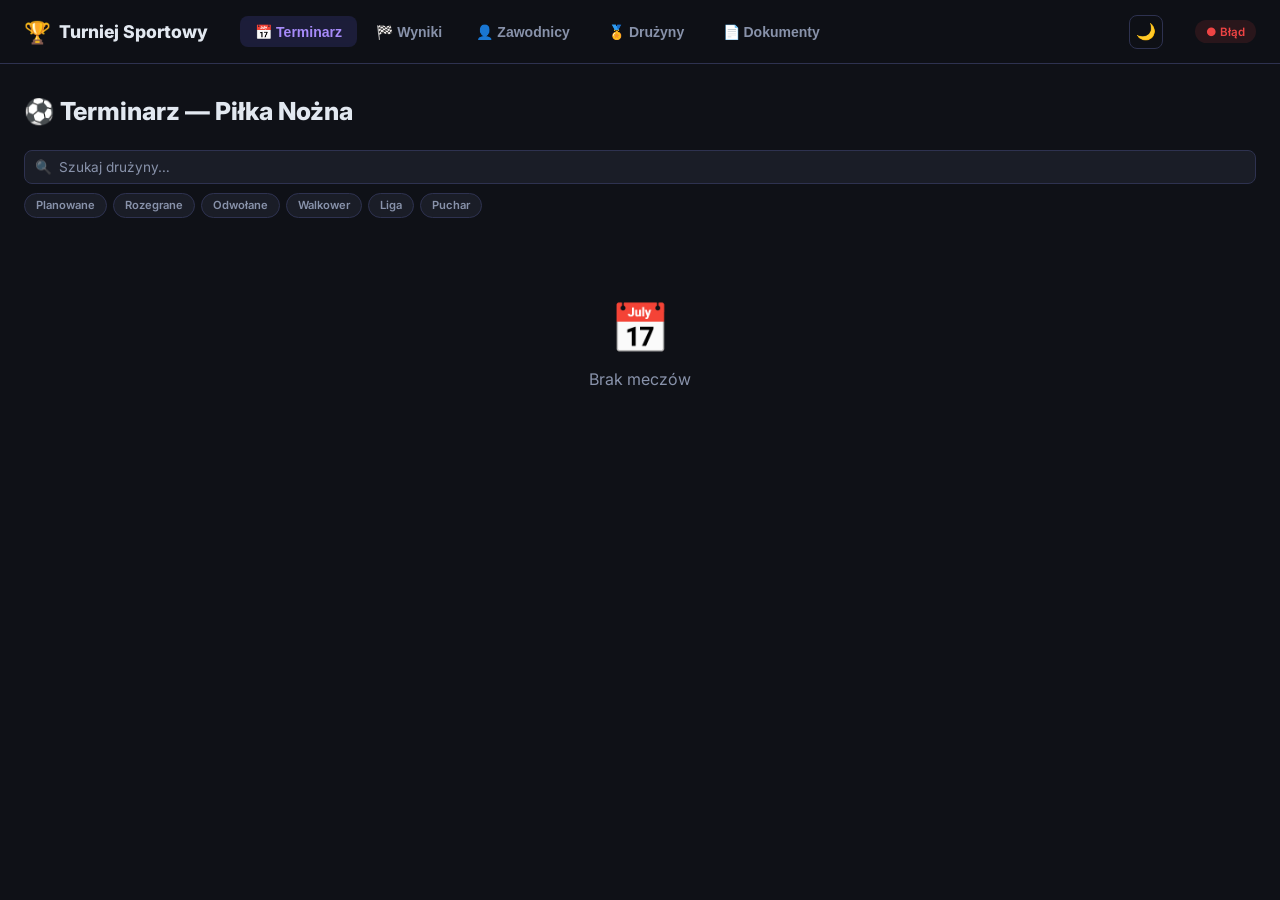
<file: index.html>
<!DOCTYPE html>
<html lang="pl">
<head>
  <meta charset="UTF-8" />
  <meta name="viewport" content="width=device-width, initial-scale=1.0, viewport-fit=cover" />
  <meta name="theme-color" content="#0f1117" />
  <meta name="apple-mobile-web-app-capable" content="yes" />
  <meta name="apple-mobile-web-app-status-bar-style" content="black-translucent" />
  <title>Turniej Sportowy</title>
  <link rel="stylesheet" href="style.css" />
  <link rel="preconnect" href="https://fonts.googleapis.com" />
  <link href="https://fonts.googleapis.com/css2?family=Inter:wght@400;500;600;700;800&display=swap" rel="stylesheet" />
</head>
<body>

  <!-- ── HEADER ─────────────────────────────────────────────────────────── -->
  <header>
    <div class="header-inner">
      <div class="logo"><span class="logo-icon">🏆</span><span>Turniej Sportowy</span></div>

      <!-- Desktop nav — function-first -->
      <nav class="desktop-nav">
        <div class="desktop-nav-group" data-sub="terminarz">
          <button class="nav-disc-btn">📅 Terminarz</button>
          <div class="desktop-dropdown">
            <button class="dd-btn" data-disc="Piłka Nożna">⚽ Piłka Nożna</button>
            <button class="dd-btn" data-disc="Koszykówka">🏀 Koszykówka</button>
            <button class="dd-btn" data-disc="Siatkówka">🏐 Siatkówka</button>
          </div>
        </div>
        <div class="desktop-nav-group" data-sub="wyniki">
          <button class="nav-disc-btn">🏁 Wyniki</button>
          <div class="desktop-dropdown">
            <button class="dd-btn" data-disc="Piłka Nożna">⚽ Piłka Nożna</button>
            <button class="dd-btn" data-disc="Koszykówka">🏀 Koszykówka</button>
            <button class="dd-btn" data-disc="Siatkówka">🏐 Siatkówka</button>
            <div class="dd-separator"></div>
            <button class="dd-btn dd-btn--ranking" data-disc="ranking">🏅 Tabela Generalna</button>
          </div>
        </div>
        <div class="desktop-nav-group" data-sub="zawodnicy">
          <button class="nav-disc-btn">👤 Zawodnicy</button>
          <div class="desktop-dropdown">
            <button class="dd-btn" data-disc="Piłka Nożna">⚽ Piłka Nożna</button>
            <button class="dd-btn" data-disc="Koszykówka">🏀 Koszykówka</button>
            <button class="dd-btn" data-disc="Siatkówka">🏐 Siatkówka</button>
          </div>
        </div>
        <button class="nav-disc-btn solo" data-disc="druzyny">🏅 Drużyny</button>
        <button class="nav-disc-btn solo" data-disc="dokumenty">📄 Dokumenty</button>
      </nav>

      <button id="theme-toggle" class="theme-toggle-btn" title="Przełącz motyw">🌙</button>
      <div id="db-status" class="db-status connecting">● Łączenie…</div>
    </div>
  </header>

  <!-- ── MAIN ───────────────────────────────────────────────────────────── -->
  <main id="main-content">
    <section id="view-terminarz" class="view active">
      <div class="view-header"><h1 id="terminarz-title">Terminarz</h1></div>

      <!-- ── Filters ── -->
      <div class="terminarz-filters" id="terminarz-filters">
        <div class="tf-search-wrap">
          <span class="tf-search-icon">🔍</span>
          <input id="tf-search" class="tf-search" type="text" placeholder="Szukaj drużyny…" autocomplete="off" />
          <button class="tf-clear-btn" id="tf-clear" title="Wyczyść">✕</button>
        </div>
        <div class="tf-chips">
          <button class="tf-chip" data-filter="Planowany">Planowane</button>
          <button class="tf-chip" data-filter="Rozegrany">Rozegrane</button>
          <button class="tf-chip" data-filter="Odwołany">Odwołane</button>
          <button class="tf-chip" data-filter="Walkower">Walkower</button>
          <button class="tf-chip" data-filter="liga">Liga</button>
          <button class="tf-chip" data-filter="puchar">Puchar</button>
        </div>
      </div>

      <div id="terminarz-list"></div>
    </section>

    <section id="view-wyniki" class="view">
      <div class="view-header"><h1 id="wyniki-title">Wyniki</h1></div>
      <div id="wyniki-list"></div>
    </section>

    <section id="view-ranking" class="view">
      <div class="view-header"><h1>🏅 Tabela Generalna</h1></div>
      <div id="ranking-list"></div>
    </section>

    <section id="view-zawodnicy" class="view">
      <div class="view-header"><h1 id="zawodnicy-title">Zawodnicy</h1></div>
      <div id="zawodnicy-list" class="card-grid"></div>
    </section>

    <section id="view-druzyny" class="view">
      <div class="view-header"><h1>Drużyny</h1></div>
      <div class="team-profile-layout">
        <aside class="teams-sidebar">
          <div class="teams-sidebar-title">Drużyny</div>
          <div id="teams-sidebar-list"></div>
        </aside>
        <div id="team-profile-main" class="team-profile-main"></div>
      </div>
    </section>

    <section id="view-dokumenty" class="view">
      <div class="view-header"><h1>Dokumenty</h1></div>
      <div id="dokumenty-list" class="card-grid"></div>
    </section>
  </main>

  <!-- ── MOBILE BOTTOM NAV ──────────────────────────────────────────────── -->
  <nav class="bottom-nav">
    <button class="bot-btn" data-sub="terminarz">
      <span class="bot-icon">📅</span>
      <span class="bot-label">Terminarz</span>
    </button>
    <button class="bot-btn" data-sub="wyniki">
      <span class="bot-icon">🏁</span>
      <span class="bot-label">Wyniki</span>
    </button>
    <button class="bot-btn" data-sub="zawodnicy">
      <span class="bot-icon">👤</span>
      <span class="bot-label">Zawodnicy</span>
    </button>
    <button class="bot-btn" data-sub="inne">
      <span class="bot-icon">☰</span>
      <span class="bot-label">Inne</span>
    </button>
  </nav>

  <!-- ── MOBILE POPUP ───────────────────────────────────────────────────── -->
  <div id="mob-popup-backdrop" class="mob-popup-backdrop hidden"></div>
  <!-- popup jest tworzony dynamicznie przez JS i wstawiany do body -->

  <!-- ── OVERLAYS ───────────────────────────────────────────────────────── -->
  <div id="match-overlay" class="overlay hidden">
    <div class="overlay-box">
      <button class="overlay-close" id="close-match">✕</button>
      <div id="match-detail-content"></div>
    </div>
  </div>


  <div id="loader" class="loader hidden"><div class="spinner"></div></div>

  <script type="module">
    import { supabase } from './supabase-client.js';
    window.__supabase = supabase;
  </script>
  <script defer src="app.js"></script>
</body>
</html>
</file>
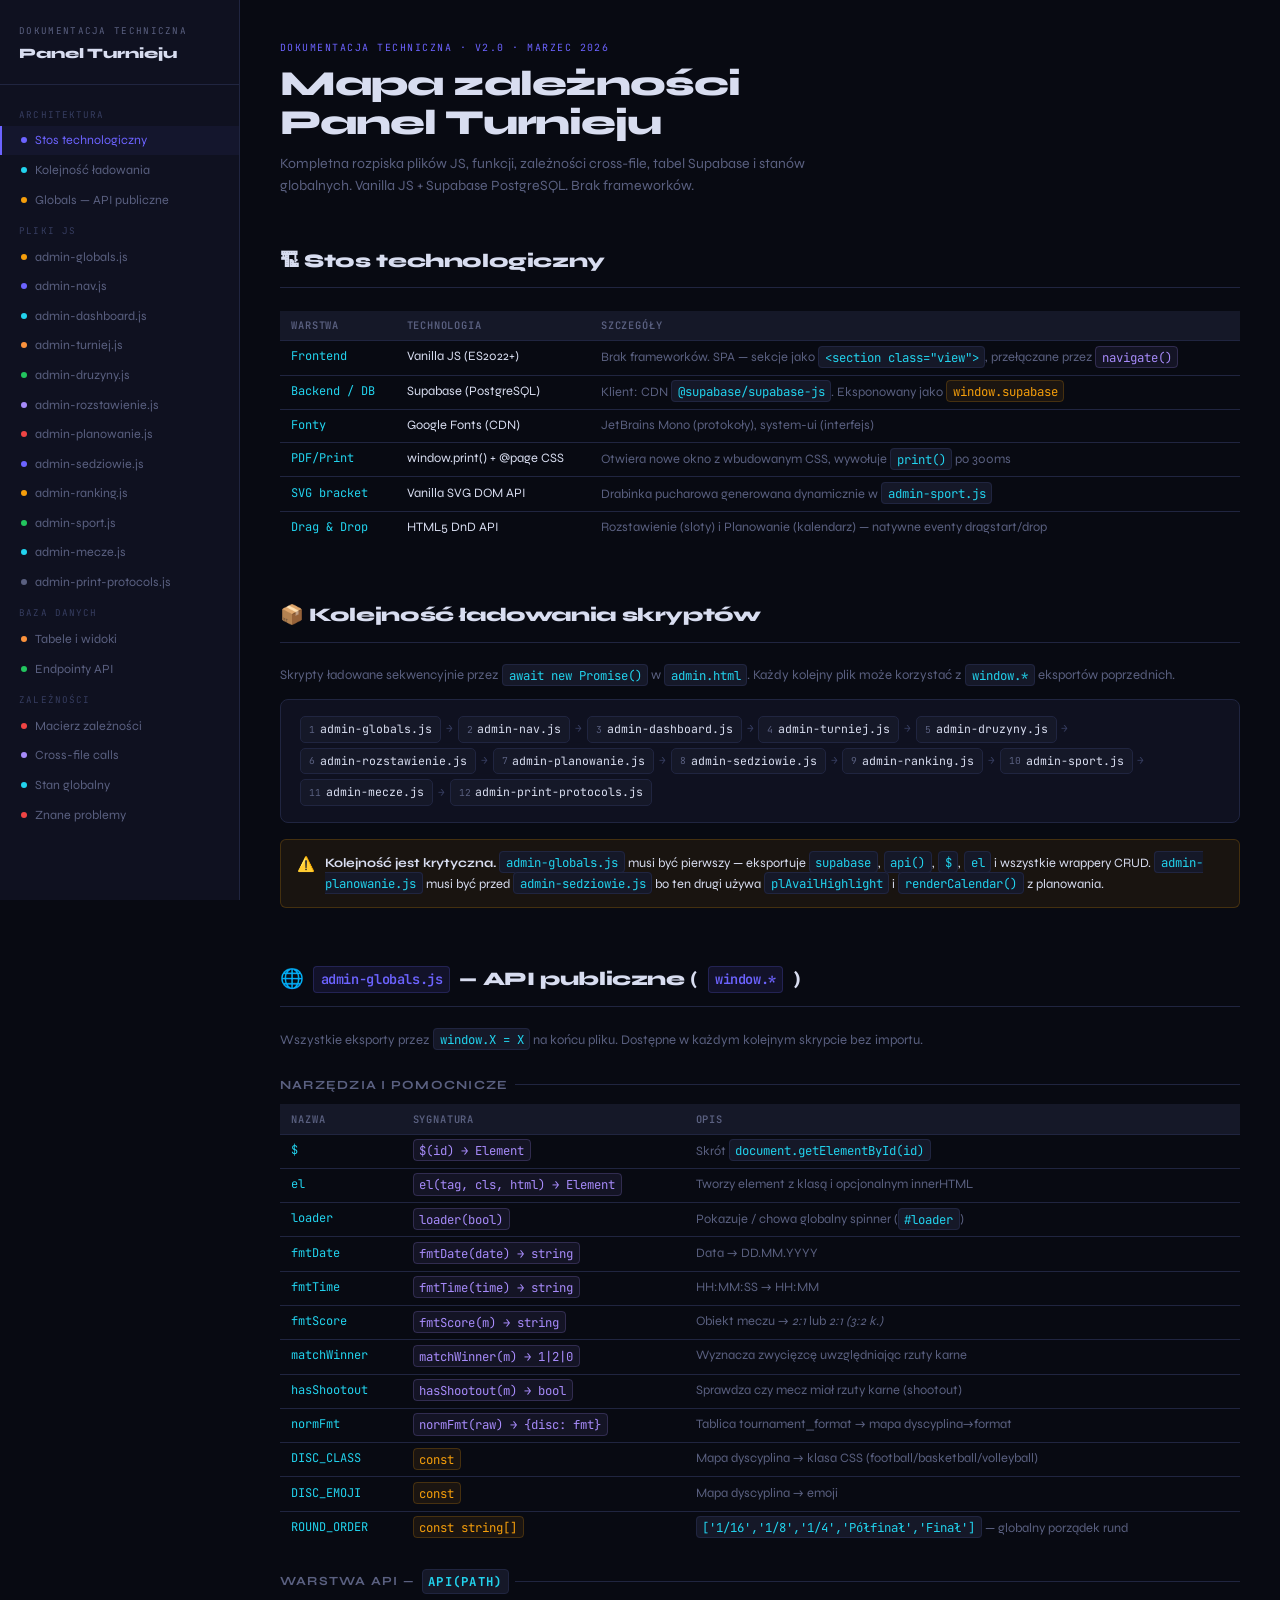
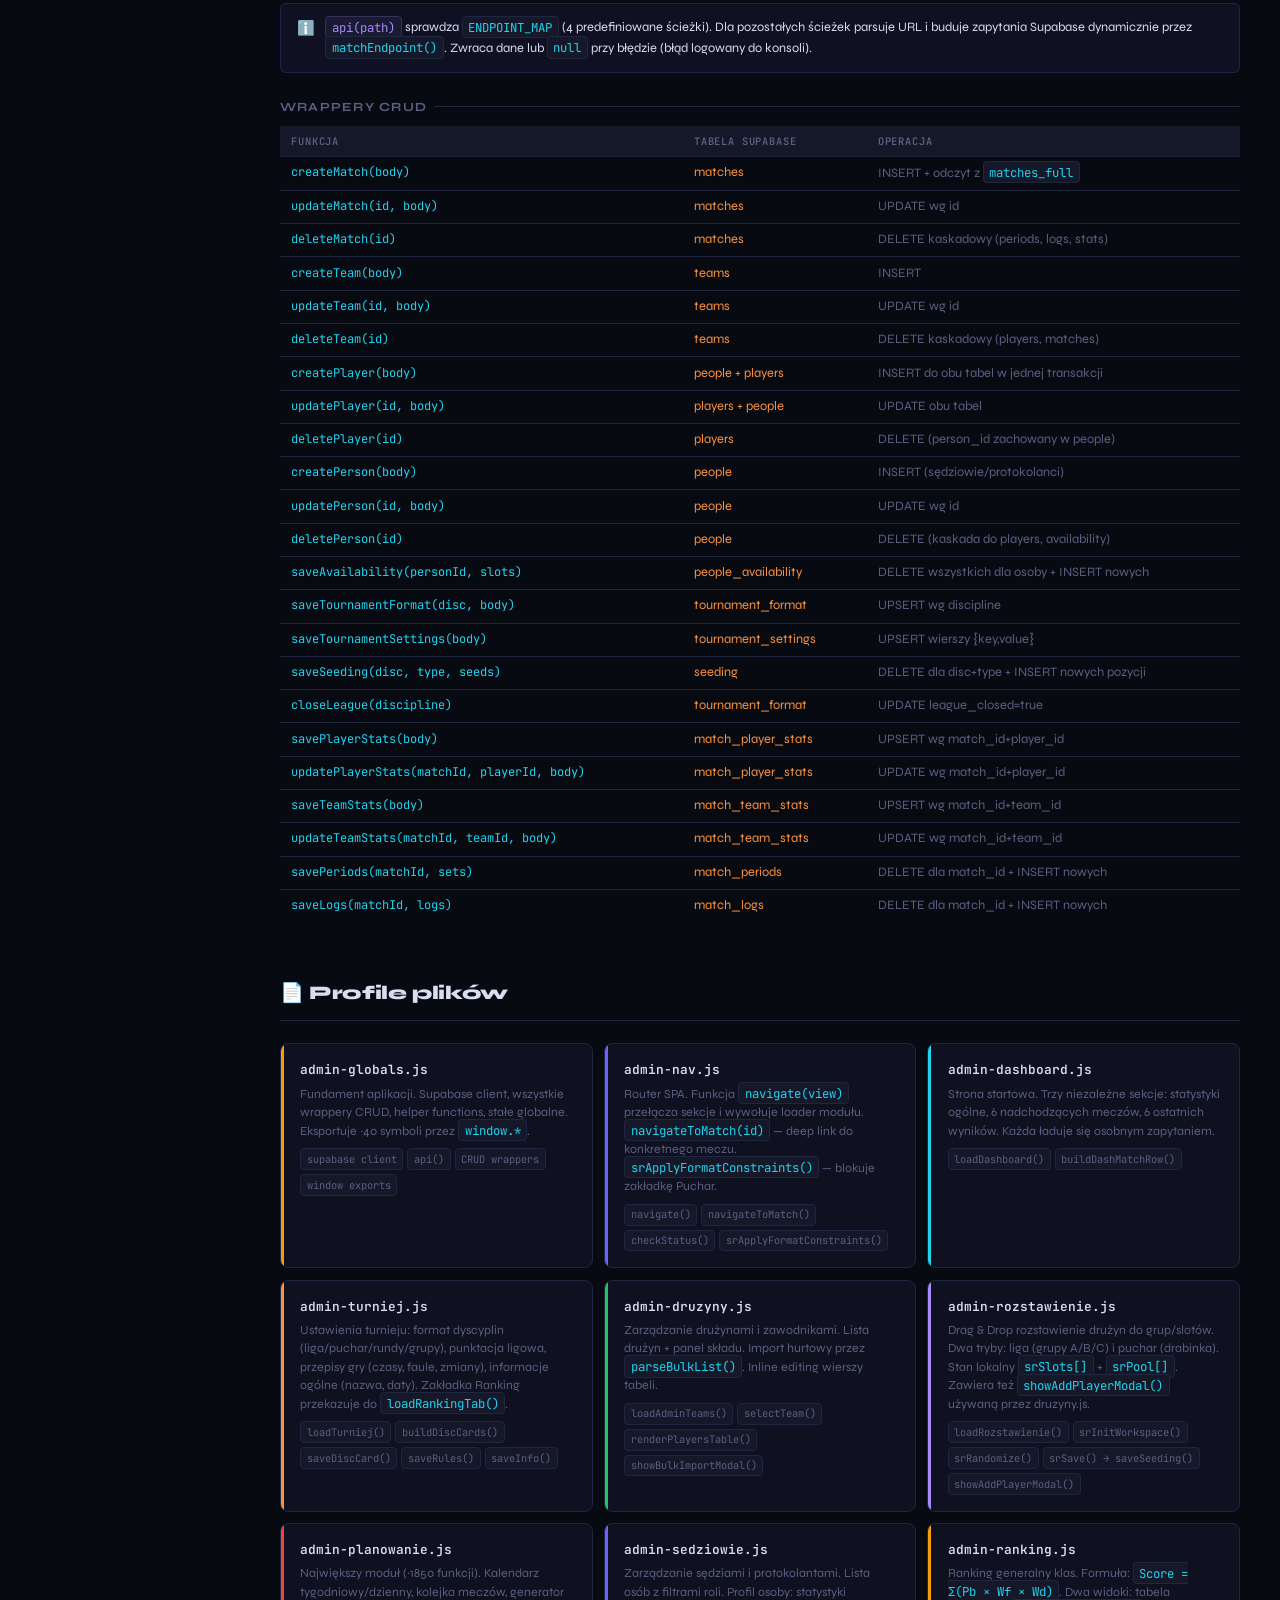
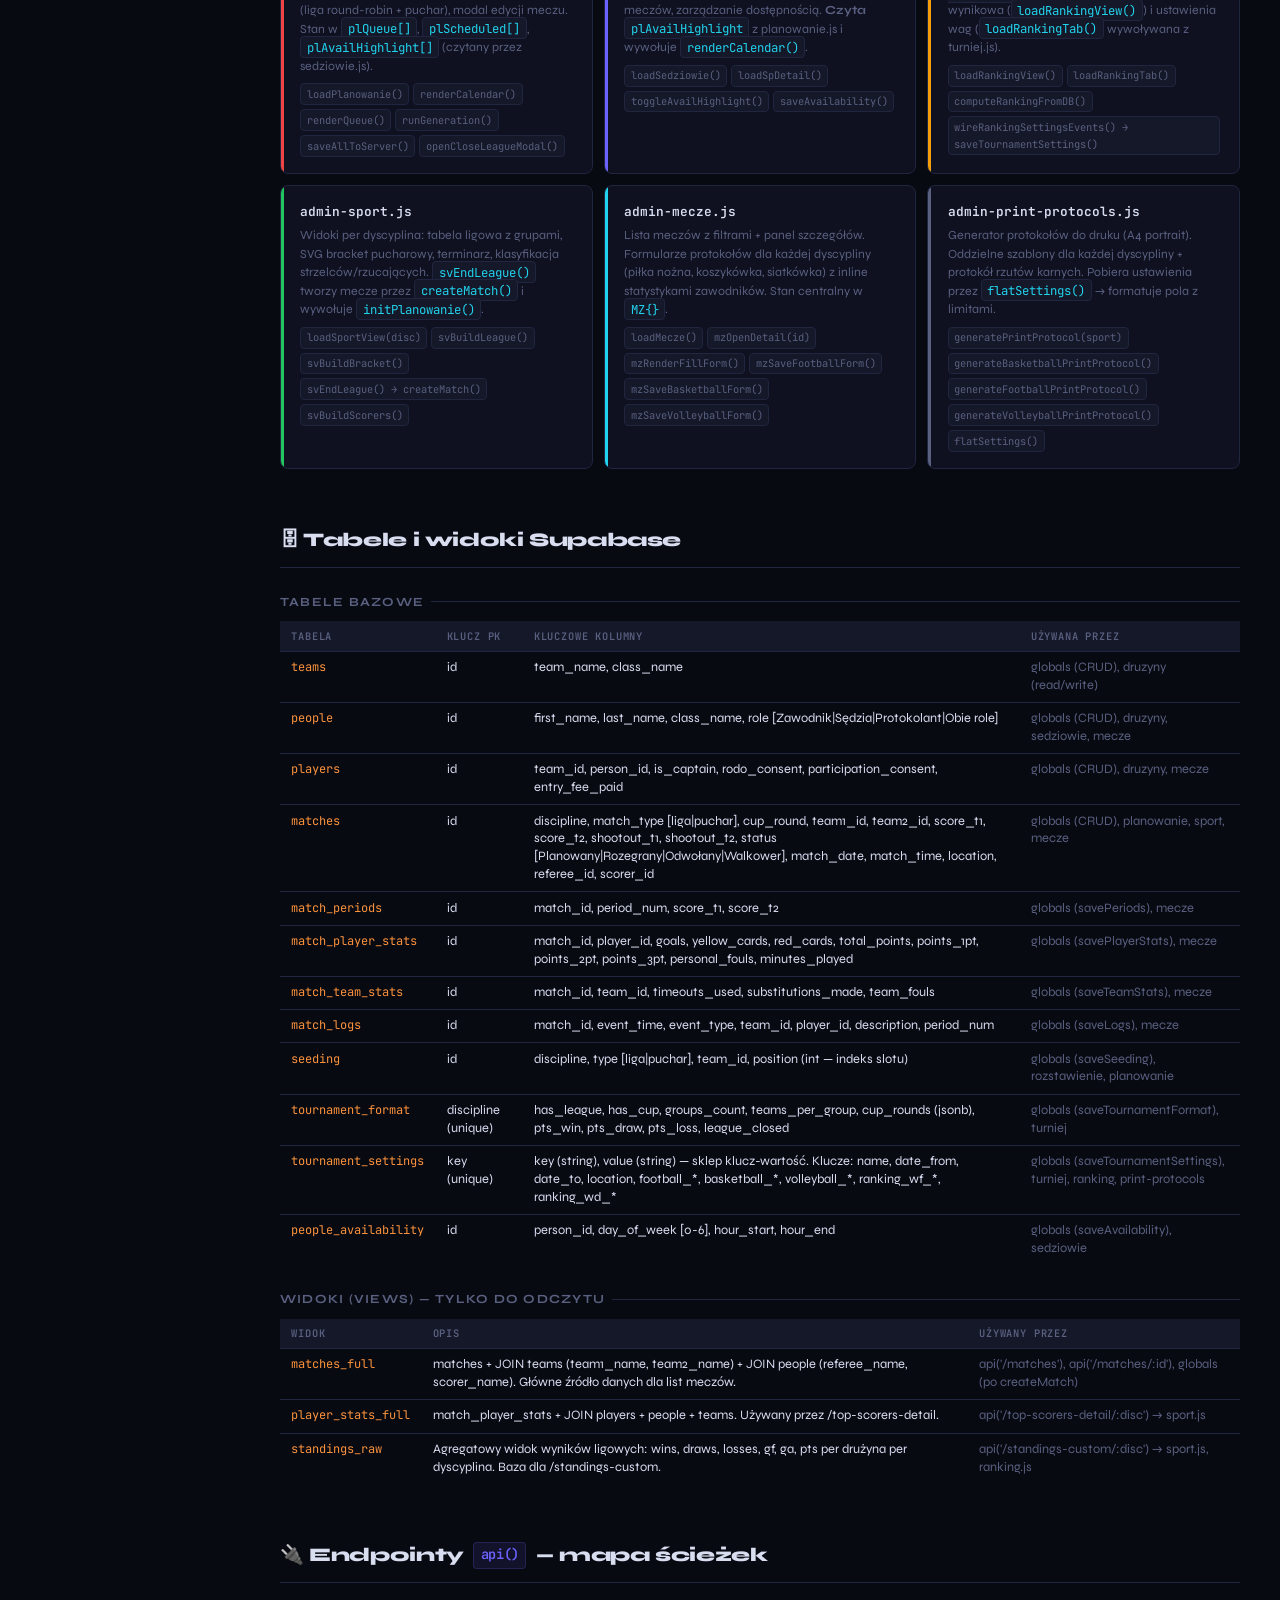
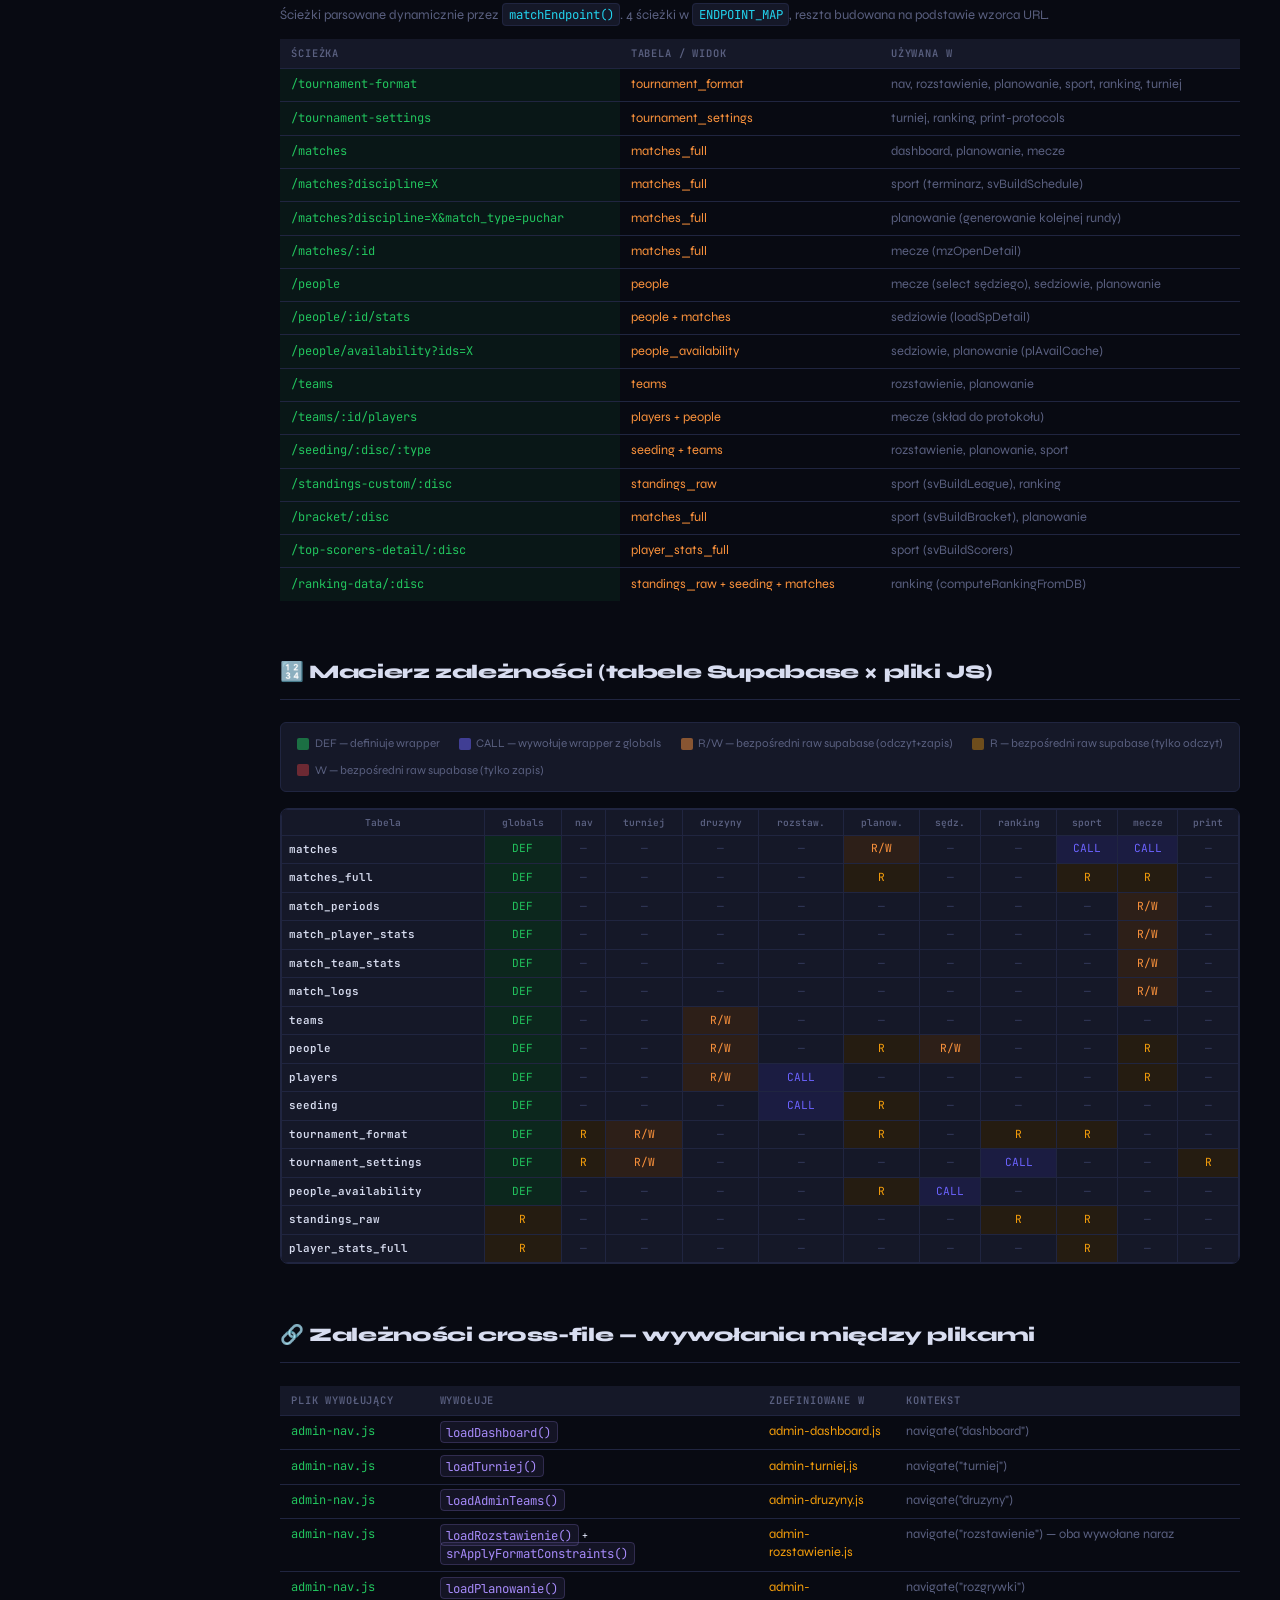
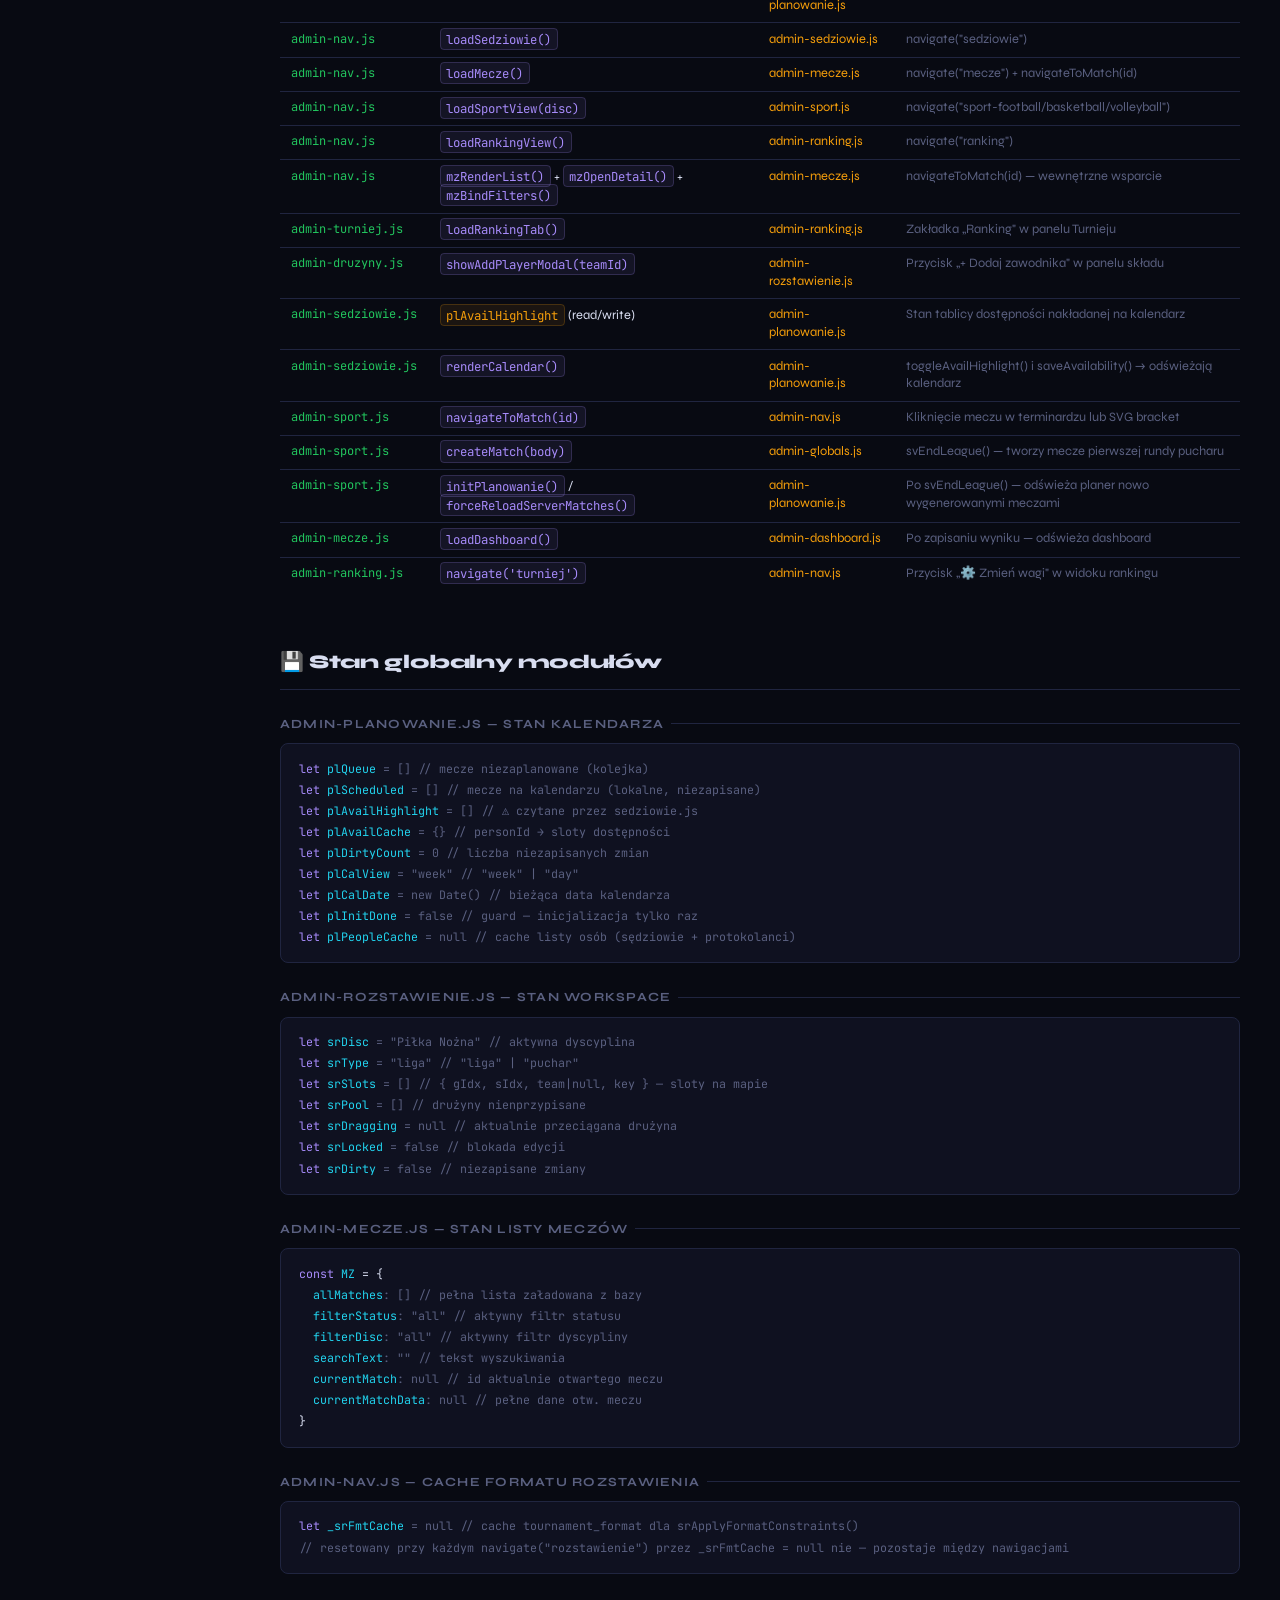
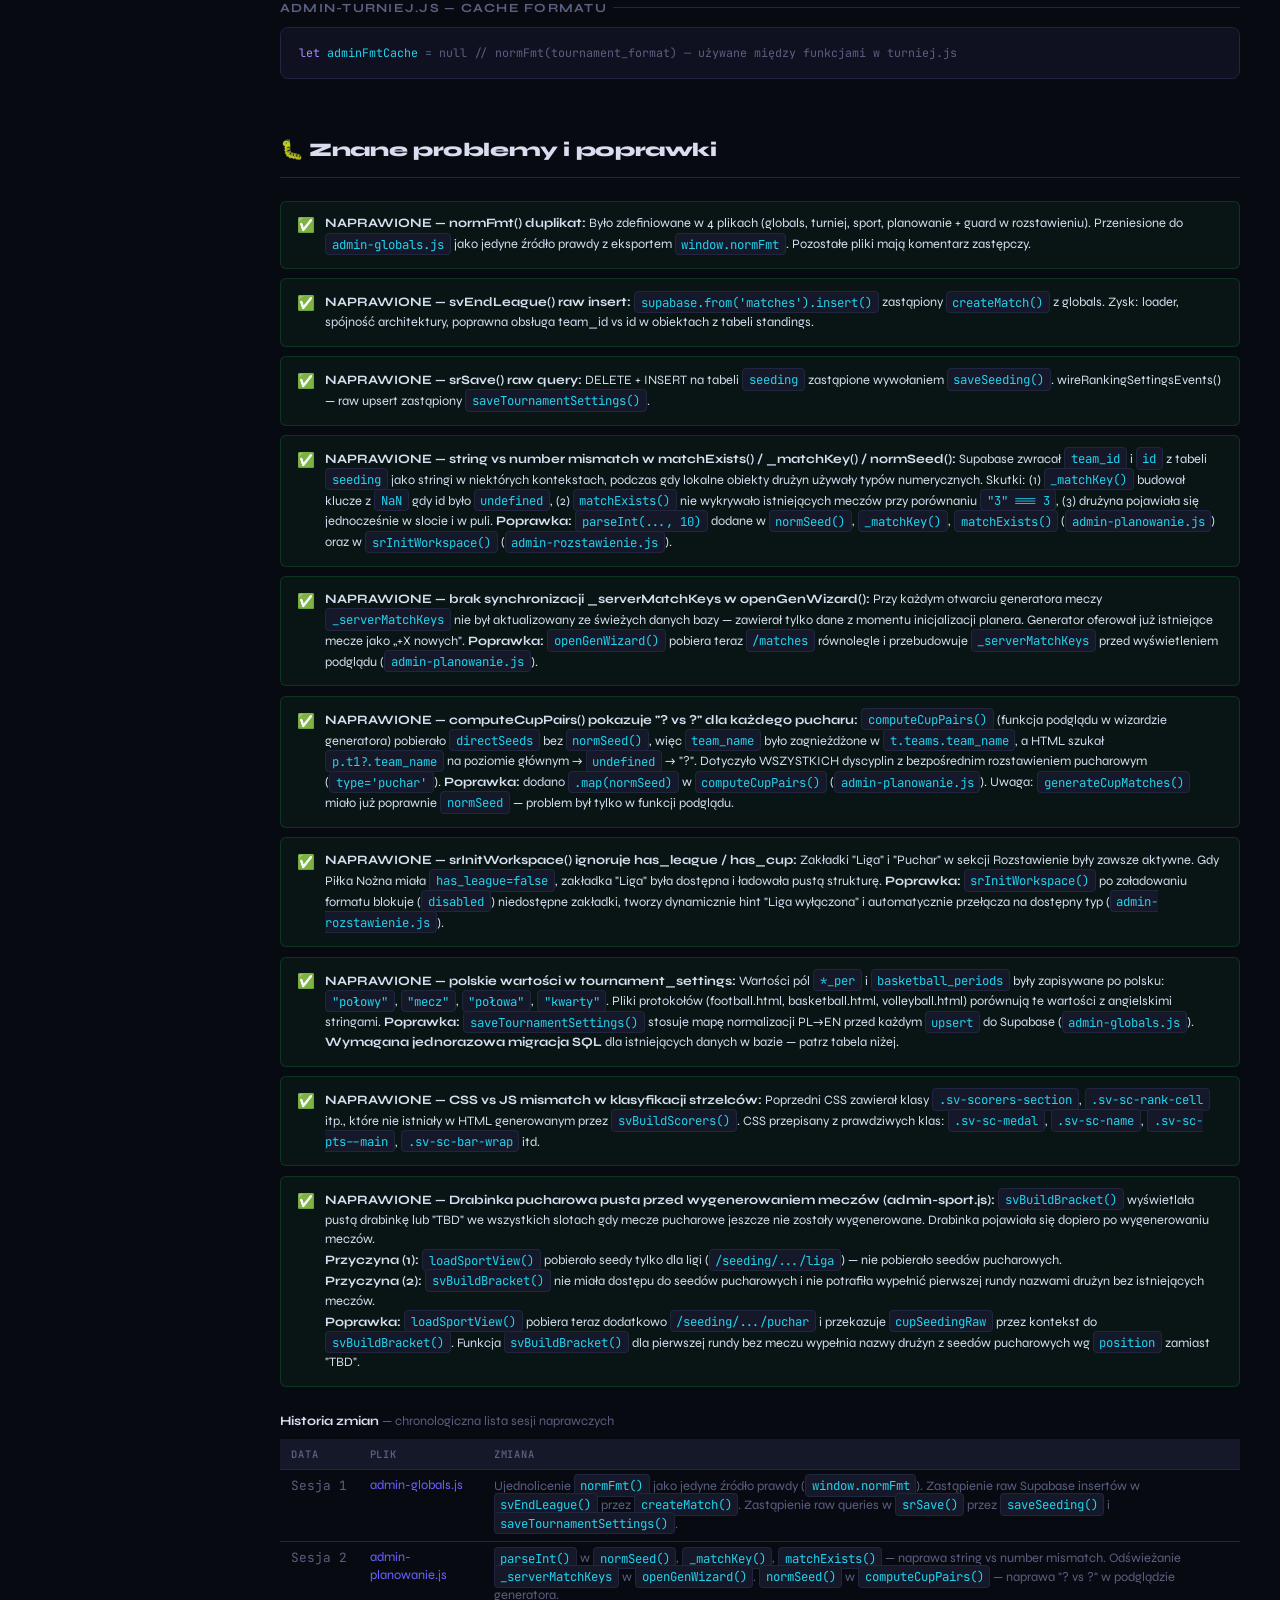
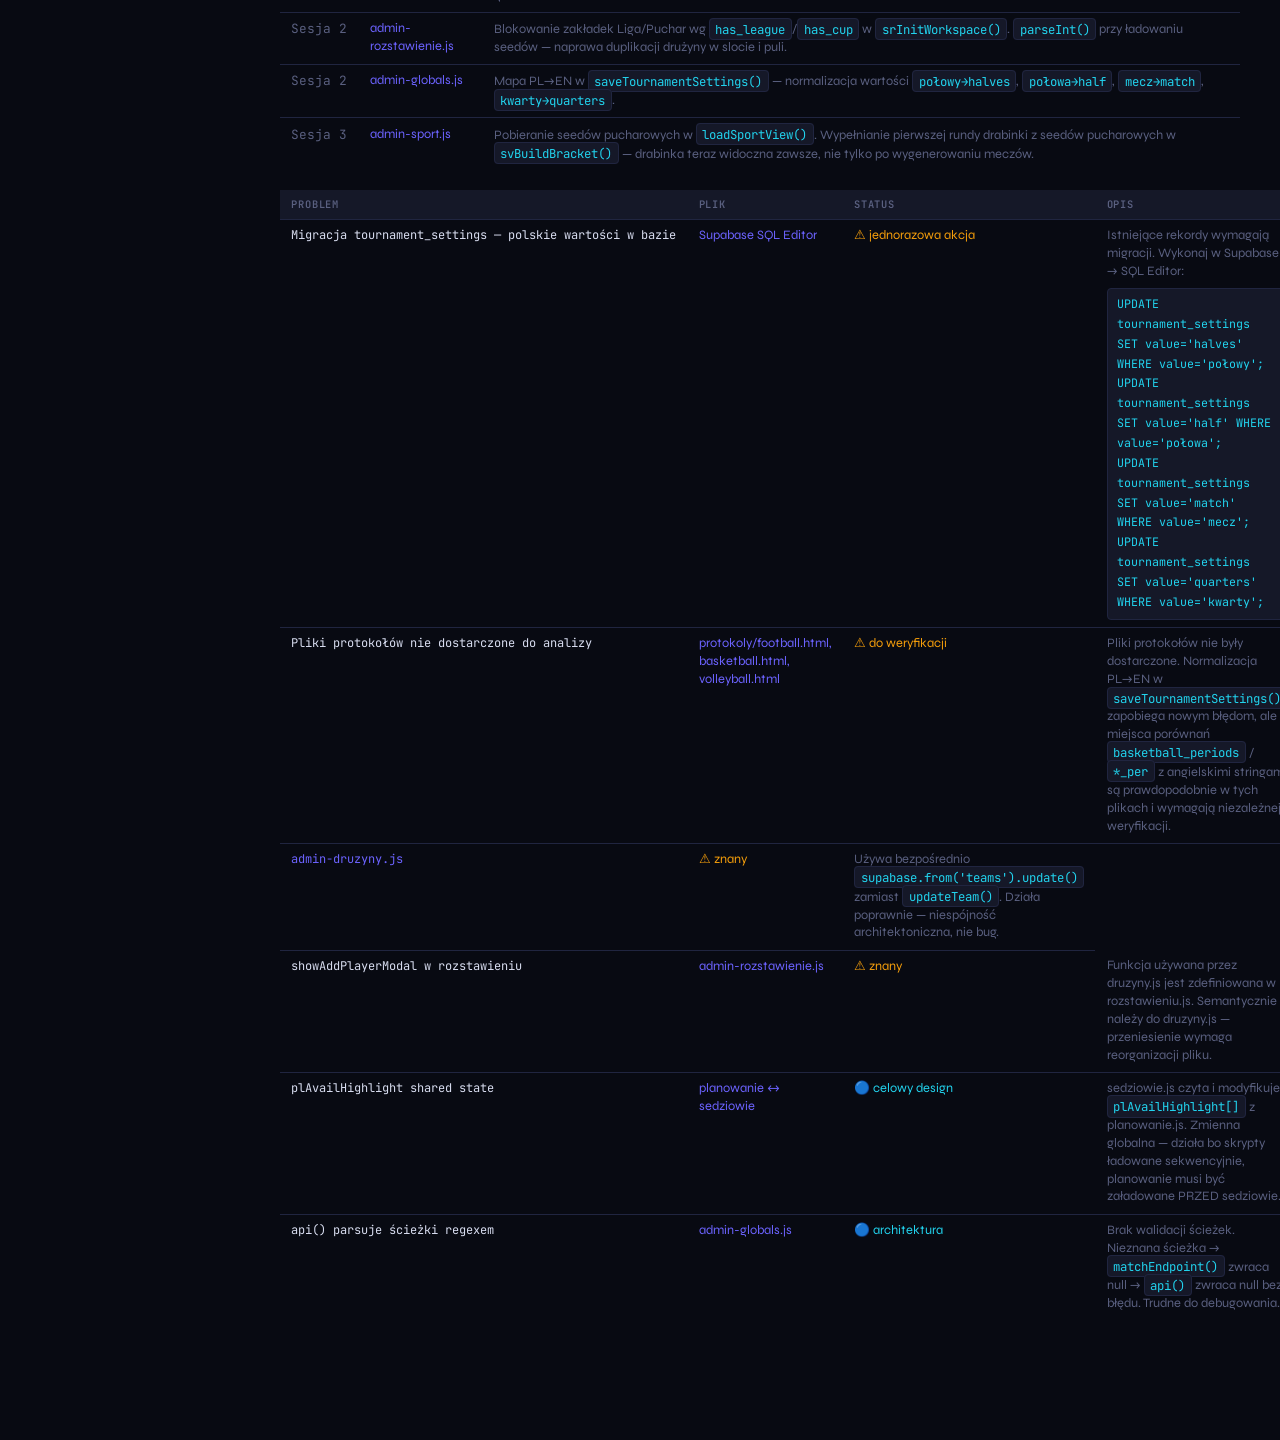
<file: dokumentacja-techniczna.html>
<!DOCTYPE html>
<html lang="pl">
<head>
<meta charset="UTF-8">
<meta name="viewport" content="width=device-width, initial-scale=1.0">
<title>Panel Turnieju — Dokumentacja Techniczna</title>
<link rel="preconnect" href="https://fonts.googleapis.com">
<link href="https://fonts.googleapis.com/css2?family=JetBrains+Mono:wght@400;500;600;700&family=Syne:wght@400;600;700;800&display=swap" rel="stylesheet">
<style>
*, *::before, *::after { box-sizing: border-box; margin: 0; padding: 0; }
:root {
  --bg: #080a12; --bg2: #0f1120; --bg3: #151828; --bg4: #1c2038;
  --border: #202540; --border2: #2a3060;
  --text: #d8ddf0; --muted: #5a6080; --dim: #363d60;
  --accent: #6c63ff; --green: #22c55e; --orange: #fb923c;
  --violet: #a78bfa; --gold: #f59e0b; --red: #ef4444; --cyan: #22d3ee;
  --fn: #22c55e; --ko: #fb923c; --sv: #a78bfa;
  --r: 8px;
}
html { scroll-behavior: smooth; }
body { font-family: 'Syne', sans-serif; background: var(--bg); color: var(--text); line-height: 1.6; font-size: 14px; }

/* ─── LAYOUT ─── */
.page { display: grid; grid-template-columns: 240px 1fr; min-height: 100vh; }

/* ─── SIDEBAR NAV ─── */
.sidebar {
  position: sticky; top: 0; height: 100vh; overflow-y: auto;
  background: var(--bg2); border-right: 1px solid var(--border);
  padding: 1.5rem 0; flex-shrink: 0;
}
.sidebar::-webkit-scrollbar { width: 4px; }
.sidebar::-webkit-scrollbar-thumb { background: var(--dim); border-radius: 2px; }
.sb-logo {
  padding: 0 1.2rem 1.2rem;
  border-bottom: 1px solid var(--border);
  margin-bottom: .8rem;
}
.sb-logo-tag {
  font-family: 'JetBrains Mono', monospace;
  font-size: .58rem; letter-spacing: .14em; text-transform: uppercase;
  color: var(--muted); display: block; margin-bottom: .2rem;
}
.sb-logo-title { font-size: .9rem; font-weight: 800; color: var(--text); }
.sb-section-label {
  font-family: 'JetBrains Mono', monospace;
  font-size: .58rem; letter-spacing: .12em; text-transform: uppercase;
  color: var(--dim); padding: .6rem 1.2rem .2rem;
}
.sb-link {
  display: flex; align-items: center; gap: .5rem;
  padding: .3rem 1.2rem; font-size: .78rem; color: var(--muted);
  text-decoration: none; transition: all .15s; border-left: 2px solid transparent;
}
.sb-link:hover { color: var(--text); background: rgba(255,255,255,.025); }
.sb-link.active { color: var(--accent); border-left-color: var(--accent); background: rgba(108,99,255,.06); }
.sb-dot { width: 6px; height: 6px; border-radius: 50%; flex-shrink: 0; }

/* ─── MAIN ─── */
.main { padding: 2.5rem 2.5rem 4rem; min-width: 0; }

/* ─── PAGE HEADER ─── */
.page-head { margin-bottom: 3rem; }
.page-head-tag {
  font-family: 'JetBrains Mono', monospace;
  font-size: .62rem; letter-spacing: .15em; text-transform: uppercase;
  color: var(--accent); margin-bottom: .6rem; display: block;
}
.page-head h1 { font-size: 2.2rem; font-weight: 800; letter-spacing: -.03em; line-height: 1.1; margin-bottom: .6rem; }
.page-head p  { color: var(--muted); font-size: .88rem; max-width: 560px; line-height: 1.6; }

/* ─── SECTION ─── */
.sec { margin-bottom: 3.5rem; scroll-margin-top: 2rem; }
.sec-title {
  font-size: 1.2rem; font-weight: 800; letter-spacing: -.02em;
  padding-bottom: .7rem; margin-bottom: 1.4rem;
  border-bottom: 1px solid var(--border);
  display: flex; align-items: center; gap: .6rem;
}
.sec-title code {
  font-family: 'JetBrains Mono', monospace;
  font-size: .85rem; color: var(--accent);
  background: rgba(108,99,255,.1); border: 1px solid rgba(108,99,255,.2);
  padding: .1rem .4rem; border-radius: 4px; font-weight: 600;
}
.sub-title {
  font-size: .78rem; font-weight: 700; letter-spacing: .1em; text-transform: uppercase;
  color: var(--muted); margin: 1.5rem 0 .6rem; display: flex; align-items: center; gap: .4rem;
}
.sub-title::after { content: ''; flex: 1; height: 1px; background: var(--border); }

/* ─── TABLES ─── */
.tbl { width: 100%; border-collapse: collapse; font-size: .8rem; margin: .5rem 0 1.2rem; }
.tbl th {
  padding: .4rem .7rem; text-align: left;
  font-family: 'JetBrains Mono', monospace;
  font-size: .65rem; font-weight: 600; letter-spacing: .08em;
  text-transform: uppercase; color: var(--muted);
  background: var(--bg3); border-bottom: 1px solid var(--border);
  white-space: nowrap;
}
.tbl td {
  padding: .45rem .7rem; border-bottom: 1px solid var(--border);
  vertical-align: top; line-height: 1.4;
}
.tbl tr:last-child td { border-bottom: none; }
.tbl tr:hover td { background: rgba(255,255,255,.013); }
.tbl td:first-child { font-family: 'JetBrains Mono', monospace; font-size: .75rem; white-space: nowrap; }
.col-name  { color: var(--cyan); }
.col-file  { color: var(--accent); }
.col-note  { color: var(--muted); }
.col-table { color: var(--orange); }
.col-type  { color: var(--violet); }
.col-from  { color: var(--green); }
.col-to    { color: var(--gold); }

/* ─── CODE / MONO ─── */
code {
  font-family: 'JetBrains Mono', monospace; font-size: .77rem;
  background: var(--bg3); border: 1px solid var(--border);
  padding: .1rem .35rem; border-radius: 4px; color: var(--cyan);
}
.fn  { color: var(--violet); background: rgba(167,139,250,.08); border-color: rgba(167,139,250,.2); }
.api { color: var(--green);  background: rgba(34,197,94,.07);   border-color: rgba(34,197,94,.2);  }
.tbl-ref { color: var(--orange); background: rgba(251,146,60,.08); border-color: rgba(251,146,60,.2); }
.glb { color: var(--gold);   background: rgba(245,158,11,.08);  border-color: rgba(245,158,11,.2); }

/* ─── FILE CARDS ─── */
.file-grid { display: grid; gap: .7rem; grid-template-columns: repeat(auto-fill, minmax(300px, 1fr)); margin-bottom: 1.5rem; }
.file-card {
  background: var(--bg2); border: 1px solid var(--border);
  border-radius: var(--r); padding: 1rem 1.2rem;
  position: relative; overflow: hidden;
}
.file-card::before {
  content: ''; position: absolute; top: 0; left: 0; bottom: 0;
  width: 3px; background: var(--fc, var(--accent));
}
.fc-name { font-family: 'JetBrains Mono', monospace; font-size: .8rem; font-weight: 600; color: var(--text); margin-bottom: .25rem; }
.fc-desc { font-size: .77rem; color: var(--muted); margin-bottom: .5rem; line-height: 1.5; }
.fc-tags { display: flex; flex-wrap: wrap; gap: .25rem; }
.fc-tag {
  font-family: 'JetBrains Mono', monospace; font-size: .65rem;
  background: var(--bg3); border: 1px solid var(--border);
  border-radius: 4px; padding: .1rem .35rem; color: var(--muted);
}

/* ─── LOAD ORDER ─── */
.load-order {
  display: flex; flex-wrap: wrap; align-items: center;
  gap: .3rem; padding: 1rem 1.2rem;
  background: var(--bg2); border: 1px solid var(--border); border-radius: var(--r);
  font-family: 'JetBrains Mono', monospace; margin: .5rem 0 1rem;
}
.lo-item {
  background: var(--bg3); border: 1px solid var(--border);
  border-radius: 5px; padding: .2rem .5rem; font-size: .72rem; color: var(--text);
  display: flex; align-items: center; gap: .3rem;
}
.lo-n { font-size: .6rem; color: var(--muted); }
.lo-arrow { color: var(--dim); font-size: .7rem; }

/* ─── DEP MATRIX ─── */
.matrix-wrap { overflow-x: auto; margin: .5rem 0 1.2rem; border: 1px solid var(--border); border-radius: var(--r); }
.matrix { border-collapse: collapse; font-size: .7rem; min-width: 100%; }
.matrix th, .matrix td { border: 1px solid var(--border); padding: .3rem .45rem; white-space: nowrap; }
.matrix thead th {
  background: var(--bg3); font-family: 'JetBrains Mono', monospace;
  font-size: .6rem; font-weight: 600; color: var(--muted); text-align: center;
}
.matrix tbody th {
  background: var(--bg3); font-family: 'JetBrains Mono', monospace;
  font-size: .68rem; font-weight: 600; color: var(--text); text-align: left; padding-right: .7rem;
}
.matrix td { text-align: center; font-family: 'JetBrains Mono', monospace; background: var(--bg2); }
.m-call  { background: rgba(108,99,255,.2) !important; color: var(--accent); }
.m-def   { background: rgba(34,197,94,.15) !important; color: var(--green); }
.m-read  { background: rgba(245,158,11,.12) !important; color: var(--gold); }
.m-write { background: rgba(239,68,68,.12) !important; color: var(--red); }
.m-rw    { background: rgba(251,146,60,.15) !important; color: var(--orange); }
.m-na    { background: var(--bg3) !important; color: var(--dim); }

/* ─── CALL BOXES ─── */
.call {
  display: flex; gap: .65rem; padding: .8rem 1rem;
  border-radius: 6px; font-size: .8rem; line-height: 1.55; margin: .6rem 0;
}
.call-note { background: rgba(108,99,255,.07); border: 1px solid rgba(108,99,255,.2); }
.call-warn { background: rgba(245,158,11,.07); border: 1px solid rgba(245,158,11,.2); }
.call-fix  { background: rgba(34,197,94,.06);  border: 1px solid rgba(34,197,94,.18); }
.call-ico  { font-size: .9rem; flex-shrink: 0; margin-top: .05rem; }
.call p    { color: var(--text); }

/* ─── STATE BLOCK ─── */
.state-block {
  background: var(--bg2); border: 1px solid var(--border); border-radius: var(--r);
  padding: .9rem 1.1rem; margin: .4rem 0 1rem; font-family: 'JetBrains Mono', monospace;
  font-size: .73rem; line-height: 1.8;
}
.sv { color: var(--violet); } .sc { color: var(--muted); } .st { color: var(--cyan); }

/* ─── LEGEND ─── */
.legend {
  display: flex; flex-wrap: wrap; gap: .5rem 1.2rem;
  padding: .7rem 1rem; background: var(--bg3);
  border: 1px solid var(--border); border-radius: 6px;
  font-size: .73rem; margin: .5rem 0 1rem;
}
.legend span { display: flex; align-items: center; gap: .35rem; color: var(--muted); }
.l-box { width: 12px; height: 12px; border-radius: 2px; flex-shrink: 0; }

/* ─── RESPONSIVE ─── */
@media (max-width: 860px) {
  .page { grid-template-columns: 1fr; }
  .sidebar { position: static; height: auto; display: none; }
  .main { padding: 1.5rem 1rem 3rem; }
}
</style>
</head>
<body>
<div class="page">

<!-- ═══════════════ SIDEBAR ═══════════════ -->
<nav class="sidebar">
  <div class="sb-logo">
    <span class="sb-logo-tag">Dokumentacja techniczna</span>
    <div class="sb-logo-title">Panel Turnieju</div>
  </div>

  <div class="sb-section-label">Architektura</div>
  <a class="sb-link" href="#arch"><span class="sb-dot" style="background:var(--accent)"></span>Stos technologiczny</a>
  <a class="sb-link" href="#load-order"><span class="sb-dot" style="background:var(--cyan)"></span>Kolejność ładowania</a>
  <a class="sb-link" href="#globals"><span class="sb-dot" style="background:var(--gold)"></span>Globals — API publiczne</a>

  <div class="sb-section-label">Pliki JS</div>
  <a class="sb-link" href="#f-globals"><span class="sb-dot" style="background:var(--gold)"></span>admin-globals.js</a>
  <a class="sb-link" href="#f-nav"><span class="sb-dot" style="background:var(--accent)"></span>admin-nav.js</a>
  <a class="sb-link" href="#f-dashboard"><span class="sb-dot" style="background:var(--cyan)"></span>admin-dashboard.js</a>
  <a class="sb-link" href="#f-turniej"><span class="sb-dot" style="background:var(--orange)"></span>admin-turniej.js</a>
  <a class="sb-link" href="#f-druzyny"><span class="sb-dot" style="background:var(--green)"></span>admin-druzyny.js</a>
  <a class="sb-link" href="#f-rozstawienie"><span class="sb-dot" style="background:var(--violet)"></span>admin-rozstawienie.js</a>
  <a class="sb-link" href="#f-planowanie"><span class="sb-dot" style="background:var(--red)"></span>admin-planowanie.js</a>
  <a class="sb-link" href="#f-sedziowie"><span class="sb-dot" style="background:#6c63ff"></span>admin-sedziowie.js</a>
  <a class="sb-link" href="#f-ranking"><span class="sb-dot" style="background:var(--gold)"></span>admin-ranking.js</a>
  <a class="sb-link" href="#f-sport"><span class="sb-dot" style="background:var(--fn)"></span>admin-sport.js</a>
  <a class="sb-link" href="#f-mecze"><span class="sb-dot" style="background:var(--cyan)"></span>admin-mecze.js</a>
  <a class="sb-link" href="#f-print"><span class="sb-dot" style="background:var(--muted)"></span>admin-print-protocols.js</a>

  <div class="sb-section-label">Baza danych</div>
  <a class="sb-link" href="#db-tables"><span class="sb-dot" style="background:var(--orange)"></span>Tabele i widoki</a>
  <a class="sb-link" href="#db-endpoints"><span class="sb-dot" style="background:var(--green)"></span>Endpointy API</a>

  <div class="sb-section-label">Zależności</div>
  <a class="sb-link" href="#dep-matrix"><span class="sb-dot" style="background:var(--red)"></span>Macierz zależności</a>
  <a class="sb-link" href="#dep-crossfile"><span class="sb-dot" style="background:var(--violet)"></span>Cross-file calls</a>
  <a class="sb-link" href="#dep-state"><span class="sb-dot" style="background:var(--cyan)"></span>Stan globalny</a>
  <a class="sb-link" href="#issues"><span class="sb-dot" style="background:var(--red)"></span>Znane problemy</a>
</nav>

<!-- ═══════════════ MAIN ═══════════════ -->
<main class="main">

  <div class="page-head">
    <span class="page-head-tag">dokumentacja techniczna · v2.0 · marzec 2026</span>
    <h1>Mapa zależności<br>Panel Turnieju</h1>
    <p>Kompletna rozpiska plików JS, funkcji, zależności cross-file, tabel Supabase i stanów globalnych. Vanilla JS + Supabase PostgreSQL. Brak frameworków.</p>
  </div>

  <!-- ══════════ ARCHITEKTURA ══════════ -->
  <div class="sec" id="arch">
    <div class="sec-title">🏗 Stos technologiczny</div>
    <table class="tbl">
      <thead><tr><th>Warstwa</th><th>Technologia</th><th>Szczegóły</th></tr></thead>
      <tbody>
        <tr><td class="col-name">Frontend</td><td>Vanilla JS (ES2022+)</td><td class="col-note">Brak frameworków. SPA — sekcje jako <code>&lt;section class="view"&gt;</code>, przełączane przez <code class="fn">navigate()</code></td></tr>
        <tr><td class="col-name">Backend / DB</td><td>Supabase (PostgreSQL)</td><td class="col-note">Klient: CDN <code>@supabase/supabase-js</code>. Eksponowany jako <code class="glb">window.supabase</code></td></tr>
        <tr><td class="col-name">Fonty</td><td>Google Fonts (CDN)</td><td class="col-note">JetBrains Mono (protokoły), system-ui (interfejs)</td></tr>
        <tr><td class="col-name">PDF/Print</td><td>window.print() + @page CSS</td><td class="col-note">Otwiera nowe okno z wbudowanym CSS, wywołuje <code>print()</code> po 300ms</td></tr>
        <tr><td class="col-name">SVG bracket</td><td>Vanilla SVG DOM API</td><td class="col-note">Drabinka pucharowa generowana dynamicznie w <code>admin-sport.js</code></td></tr>
        <tr><td class="col-name">Drag &amp; Drop</td><td>HTML5 DnD API</td><td class="col-note">Rozstawienie (sloty) i Planowanie (kalendarz) — natywne eventy dragstart/drop</td></tr>
      </tbody>
    </table>
  </div>

  <!-- ══════════ LOAD ORDER ══════════ -->
  <div class="sec" id="load-order">
    <div class="sec-title">📦 Kolejność ładowania skryptów</div>
    <p style="font-size:.82rem;color:var(--muted);margin-bottom:.8rem">Skrypty ładowane sekwencyjnie przez <code>await new Promise()</code> w <code>admin.html</code>. Każdy kolejny plik może korzystać z <code>window.*</code> eksportów poprzednich.</p>
    <div class="load-order">
      <div class="lo-item"><span class="lo-n">1</span> admin-globals.js</div><span class="lo-arrow">→</span>
      <div class="lo-item"><span class="lo-n">2</span> admin-nav.js</div><span class="lo-arrow">→</span>
      <div class="lo-item"><span class="lo-n">3</span> admin-dashboard.js</div><span class="lo-arrow">→</span>
      <div class="lo-item"><span class="lo-n">4</span> admin-turniej.js</div><span class="lo-arrow">→</span>
      <div class="lo-item"><span class="lo-n">5</span> admin-druzyny.js</div><span class="lo-arrow">→</span>
      <div class="lo-item"><span class="lo-n">6</span> admin-rozstawienie.js</div><span class="lo-arrow">→</span>
      <div class="lo-item"><span class="lo-n">7</span> admin-planowanie.js</div><span class="lo-arrow">→</span>
      <div class="lo-item"><span class="lo-n">8</span> admin-sedziowie.js</div><span class="lo-arrow">→</span>
      <div class="lo-item"><span class="lo-n">9</span> admin-ranking.js</div><span class="lo-arrow">→</span>
      <div class="lo-item"><span class="lo-n">10</span> admin-sport.js</div><span class="lo-arrow">→</span>
      <div class="lo-item"><span class="lo-n">11</span> admin-mecze.js</div><span class="lo-arrow">→</span>
      <div class="lo-item"><span class="lo-n">12</span> admin-print-protocols.js</div>
    </div>
    <div class="call call-warn">
      <span class="call-ico">⚠️</span>
      <p><strong>Kolejność jest krytyczna.</strong> <code>admin-globals.js</code> musi być pierwszy — eksportuje <code>supabase</code>, <code>api()</code>, <code>$</code>, <code>el</code> i wszystkie wrappery CRUD. <code>admin-planowanie.js</code> musi być przed <code>admin-sedziowie.js</code> bo ten drugi używa <code>plAvailHighlight</code> i <code>renderCalendar()</code> z planowania.</p>
    </div>
  </div>

  <!-- ══════════ GLOBALS API ══════════ -->
  <div class="sec" id="globals">
    <div class="sec-title">🌐 <code>admin-globals.js</code> — API publiczne (<code>window.*</code>)</div>
    <p style="font-size:.82rem;color:var(--muted);margin-bottom:1rem">Wszystkie eksporty przez <code>window.X = X</code> na końcu pliku. Dostępne w każdym kolejnym skrypcie bez importu.</p>

    <div class="sub-title">Narzędzia i pomocnicze</div>
    <table class="tbl">
      <thead><tr><th>Nazwa</th><th>Sygnatura</th><th>Opis</th></tr></thead>
      <tbody>
        <tr><td class="col-name">$</td><td><code class="fn">$(id) → Element</code></td><td class="col-note">Skrót <code>document.getElementById(id)</code></td></tr>
        <tr><td class="col-name">el</td><td><code class="fn">el(tag, cls, html) → Element</code></td><td class="col-note">Tworzy element z klasą i opcjonalnym innerHTML</td></tr>
        <tr><td class="col-name">loader</td><td><code class="fn">loader(bool)</code></td><td class="col-note">Pokazuje / chowa globalny spinner (<code>#loader</code>)</td></tr>
        <tr><td class="col-name">fmtDate</td><td><code class="fn">fmtDate(date) → string</code></td><td class="col-note">Data → DD.MM.YYYY</td></tr>
        <tr><td class="col-name">fmtTime</td><td><code class="fn">fmtTime(time) → string</code></td><td class="col-note">HH:MM:SS → HH:MM</td></tr>
        <tr><td class="col-name">fmtScore</td><td><code class="fn">fmtScore(m) → string</code></td><td class="col-note">Obiekt meczu → <em>2:1</em> lub <em>2:1 (3:2 k.)</em></td></tr>
        <tr><td class="col-name">matchWinner</td><td><code class="fn">matchWinner(m) → 1|2|0</code></td><td class="col-note">Wyznacza zwycięzcę uwzględniając rzuty karne</td></tr>
        <tr><td class="col-name">hasShootout</td><td><code class="fn">hasShootout(m) → bool</code></td><td class="col-note">Sprawdza czy mecz miał rzuty karne (shootout)</td></tr>
        <tr><td class="col-name">normFmt</td><td><code class="fn">normFmt(raw) → {disc: fmt}</code></td><td class="col-note">Tablica tournament_format → mapa dyscyplina→format</td></tr>
        <tr><td class="col-name">DISC_CLASS</td><td><code class="glb">const</code></td><td class="col-note">Mapa dyscyplina → klasa CSS (football/basketball/volleyball)</td></tr>
        <tr><td class="col-name">DISC_EMOJI</td><td><code class="glb">const</code></td><td class="col-note">Mapa dyscyplina → emoji</td></tr>
        <tr><td class="col-name">ROUND_ORDER</td><td><code class="glb">const string[]</code></td><td class="col-note"><code>['1/16','1/8','1/4','Półfinał','Finał']</code> — globalny porządek rund</td></tr>
      </tbody>
    </table>

    <div class="sub-title">Warstwa API — <code>api(path)</code></div>
    <div class="call call-note">
      <span class="call-ico">ℹ️</span>
      <p><code class="fn">api(path)</code> sprawdza <code>ENDPOINT_MAP</code> (4 predefiniowane ścieżki). Dla pozostałych ścieżek parsuje URL i buduje zapytania Supabase dynamicznie przez <code>matchEndpoint()</code>. Zwraca dane lub <code>null</code> przy błędzie (błąd logowany do konsoli).</p>
    </div>

    <div class="sub-title">Wrappery CRUD</div>
    <table class="tbl">
      <thead><tr><th>Funkcja</th><th>Tabela Supabase</th><th>Operacja</th></tr></thead>
      <tbody>
        <tr><td class="col-name">createMatch(body)</td><td class="col-table">matches</td><td class="col-note">INSERT + odczyt z <code>matches_full</code></td></tr>
        <tr><td class="col-name">updateMatch(id, body)</td><td class="col-table">matches</td><td class="col-note">UPDATE wg id</td></tr>
        <tr><td class="col-name">deleteMatch(id)</td><td class="col-table">matches</td><td class="col-note">DELETE kaskadowy (periods, logs, stats)</td></tr>
        <tr><td class="col-name">createTeam(body)</td><td class="col-table">teams</td><td class="col-note">INSERT</td></tr>
        <tr><td class="col-name">updateTeam(id, body)</td><td class="col-table">teams</td><td class="col-note">UPDATE wg id</td></tr>
        <tr><td class="col-name">deleteTeam(id)</td><td class="col-table">teams</td><td class="col-note">DELETE kaskadowy (players, matches)</td></tr>
        <tr><td class="col-name">createPlayer(body)</td><td class="col-table">people + players</td><td class="col-note">INSERT do obu tabel w jednej transakcji</td></tr>
        <tr><td class="col-name">updatePlayer(id, body)</td><td class="col-table">players + people</td><td class="col-note">UPDATE obu tabel</td></tr>
        <tr><td class="col-name">deletePlayer(id)</td><td class="col-table">players</td><td class="col-note">DELETE (person_id zachowany w people)</td></tr>
        <tr><td class="col-name">createPerson(body)</td><td class="col-table">people</td><td class="col-note">INSERT (sędziowie/protokolanci)</td></tr>
        <tr><td class="col-name">updatePerson(id, body)</td><td class="col-table">people</td><td class="col-note">UPDATE wg id</td></tr>
        <tr><td class="col-name">deletePerson(id)</td><td class="col-table">people</td><td class="col-note">DELETE (kaskada do players, availability)</td></tr>
        <tr><td class="col-name">saveAvailability(personId, slots)</td><td class="col-table">people_availability</td><td class="col-note">DELETE wszystkich dla osoby + INSERT nowych</td></tr>
        <tr><td class="col-name">saveTournamentFormat(disc, body)</td><td class="col-table">tournament_format</td><td class="col-note">UPSERT wg discipline</td></tr>
        <tr><td class="col-name">saveTournamentSettings(body)</td><td class="col-table">tournament_settings</td><td class="col-note">UPSERT wierszy {key,value}</td></tr>
        <tr><td class="col-name">saveSeeding(disc, type, seeds)</td><td class="col-table">seeding</td><td class="col-note">DELETE dla disc+type + INSERT nowych pozycji</td></tr>
        <tr><td class="col-name">closeLeague(discipline)</td><td class="col-table">tournament_format</td><td class="col-note">UPDATE league_closed=true</td></tr>
        <tr><td class="col-name">savePlayerStats(body)</td><td class="col-table">match_player_stats</td><td class="col-note">UPSERT wg match_id+player_id</td></tr>
        <tr><td class="col-name">updatePlayerStats(matchId, playerId, body)</td><td class="col-table">match_player_stats</td><td class="col-note">UPDATE wg match_id+player_id</td></tr>
        <tr><td class="col-name">saveTeamStats(body)</td><td class="col-table">match_team_stats</td><td class="col-note">UPSERT wg match_id+team_id</td></tr>
        <tr><td class="col-name">updateTeamStats(matchId, teamId, body)</td><td class="col-table">match_team_stats</td><td class="col-note">UPDATE wg match_id+team_id</td></tr>
        <tr><td class="col-name">savePeriods(matchId, sets)</td><td class="col-table">match_periods</td><td class="col-note">DELETE dla match_id + INSERT nowych</td></tr>
        <tr><td class="col-name">saveLogs(matchId, logs)</td><td class="col-table">match_logs</td><td class="col-note">DELETE dla match_id + INSERT nowych</td></tr>
      </tbody>
    </table>
  </div>

  <!-- ══════════ FILE PROFILES ══════════ -->
  <div class="sec" id="f-globals">
    <div class="sec-title">📄 Profile plików</div>

    <div class="file-grid">
      <div class="file-card" style="--fc: var(--gold)" id="f-globals-card">
        <div class="fc-name">admin-globals.js</div>
        <div class="fc-desc">Fundament aplikacji. Supabase client, wszystkie wrappery CRUD, helper functions, stałe globalne. Eksportuje ~40 symboli przez <code>window.*</code>.</div>
        <div class="fc-tags">
          <span class="fc-tag">supabase client</span><span class="fc-tag">api()</span><span class="fc-tag">CRUD wrappers</span><span class="fc-tag">window exports</span>
        </div>
      </div>

      <div class="file-card" style="--fc: var(--accent)" id="f-nav-card">
        <div class="fc-name">admin-nav.js</div>
        <div class="fc-desc">Router SPA. Funkcja <code>navigate(view)</code> przełącza sekcje i wywołuje loader modułu. <code>navigateToMatch(id)</code> — deep link do konkretnego meczu. <code>srApplyFormatConstraints()</code> — blokuje zakładkę Puchar.</div>
        <div class="fc-tags">
          <span class="fc-tag">navigate()</span><span class="fc-tag">navigateToMatch()</span><span class="fc-tag">checkStatus()</span><span class="fc-tag">srApplyFormatConstraints()</span>
        </div>
      </div>

      <div class="file-card" style="--fc: var(--cyan)" id="f-dashboard-card">
        <div class="fc-name">admin-dashboard.js</div>
        <div class="fc-desc">Strona startowa. Trzy niezależne sekcje: statystyki ogólne, 6 nadchodzących meczów, 6 ostatnich wyników. Każda ładuje się osobnym zapytaniem.</div>
        <div class="fc-tags">
          <span class="fc-tag">loadDashboard()</span><span class="fc-tag">buildDashMatchRow()</span>
        </div>
      </div>

      <div class="file-card" style="--fc: var(--orange)" id="f-turniej-card">
        <div class="fc-name">admin-turniej.js</div>
        <div class="fc-desc">Ustawienia turnieju: format dyscyplin (liga/puchar/rundy/grupy), punktacja ligowa, przepisy gry (czasy, faule, zmiany), informacje ogólne (nazwa, daty). Zakładka Ranking przekazuje do <code>loadRankingTab()</code>.</div>
        <div class="fc-tags">
          <span class="fc-tag">loadTurniej()</span><span class="fc-tag">buildDiscCards()</span><span class="fc-tag">saveDiscCard()</span><span class="fc-tag">saveRules()</span><span class="fc-tag">saveInfo()</span>
        </div>
      </div>

      <div class="file-card" style="--fc: var(--green)" id="f-druzyny-card">
        <div class="fc-name">admin-druzyny.js</div>
        <div class="fc-desc">Zarządzanie drużynami i zawodnikami. Lista drużyn + panel składu. Import hurtowy przez <code>parseBulkList()</code>. Inline editing wierszy tabeli.</div>
        <div class="fc-tags">
          <span class="fc-tag">loadAdminTeams()</span><span class="fc-tag">selectTeam()</span><span class="fc-tag">renderPlayersTable()</span><span class="fc-tag">showBulkImportModal()</span>
        </div>
      </div>

      <div class="file-card" style="--fc: var(--violet)" id="f-rozstawienie-card">
        <div class="fc-name">admin-rozstawienie.js</div>
        <div class="fc-desc">Drag &amp; Drop rozstawienie drużyn do grup/slotów. Dwa tryby: liga (grupy A/B/C) i puchar (drabinka). Stan lokalny <code>srSlots[]</code> + <code>srPool[]</code>. Zawiera też <code>showAddPlayerModal()</code> używaną przez druzyny.js.</div>
        <div class="fc-tags">
          <span class="fc-tag">loadRozstawienie()</span><span class="fc-tag">srInitWorkspace()</span><span class="fc-tag">srRandomize()</span><span class="fc-tag">srSave() → saveSeeding()</span><span class="fc-tag">showAddPlayerModal()</span>
        </div>
      </div>

      <div class="file-card" style="--fc: var(--red)" id="f-planowanie-card">
        <div class="fc-name">admin-planowanie.js</div>
        <div class="fc-desc">Największy moduł (~1850 funkcji). Kalendarz tygodniowy/dzienny, kolejka meczów, generator (liga round-robin + puchar), modal edycji meczu. Stan w <code>plQueue[]</code>, <code>plScheduled[]</code>, <code>plAvailHighlight[]</code> (czytany przez sedziowie.js).</div>
        <div class="fc-tags">
          <span class="fc-tag">loadPlanowanie()</span><span class="fc-tag">renderCalendar()</span><span class="fc-tag">renderQueue()</span><span class="fc-tag">runGeneration()</span><span class="fc-tag">saveAllToServer()</span><span class="fc-tag">openCloseLeagueModal()</span>
        </div>
      </div>

      <div class="file-card" style="--fc: #6c63ff" id="f-sedziowie-card">
        <div class="fc-name">admin-sedziowie.js</div>
        <div class="fc-desc">Zarządzanie sędziami i protokolantami. Lista osób z filtrami roli. Profil osoby: statystyki meczów, zarządzanie dostępnością. <strong>Czyta</strong> <code>plAvailHighlight</code> z planowanie.js i wywołuje <code>renderCalendar()</code>.</div>
        <div class="fc-tags">
          <span class="fc-tag">loadSedziowie()</span><span class="fc-tag">loadSpDetail()</span><span class="fc-tag">toggleAvailHighlight()</span><span class="fc-tag">saveAvailability()</span>
        </div>
      </div>

      <div class="file-card" style="--fc: var(--gold)" id="f-ranking-card">
        <div class="fc-name">admin-ranking.js</div>
        <div class="fc-desc">Ranking generalny klas. Formuła: <code>Score = Σ(Pb × Wf × Wd)</code>. Dwa widoki: tabela wynikowa (<code>loadRankingView()</code>) i ustawienia wag (<code>loadRankingTab()</code> wywoływana z turniej.js).</div>
        <div class="fc-tags">
          <span class="fc-tag">loadRankingView()</span><span class="fc-tag">loadRankingTab()</span><span class="fc-tag">computeRankingFromDB()</span><span class="fc-tag">wireRankingSettingsEvents() → saveTournamentSettings()</span>
        </div>
      </div>

      <div class="file-card" style="--fc: var(--fn)" id="f-sport-card">
        <div class="fc-name">admin-sport.js</div>
        <div class="fc-desc">Widoki per dyscyplina: tabela ligowa z grupami, SVG bracket pucharowy, terminarz, klasyfikacja strzelców/rzucających. <code>svEndLeague()</code> tworzy mecze przez <code>createMatch()</code> i wywołuje <code>initPlanowanie()</code>.</div>
        <div class="fc-tags">
          <span class="fc-tag">loadSportView(disc)</span><span class="fc-tag">svBuildLeague()</span><span class="fc-tag">svBuildBracket()</span><span class="fc-tag">svEndLeague() → createMatch()</span><span class="fc-tag">svBuildScorers()</span>
        </div>
      </div>

      <div class="file-card" style="--fc: var(--cyan)" id="f-mecze-card">
        <div class="fc-name">admin-mecze.js</div>
        <div class="fc-desc">Lista meczów z filtrami + panel szczegółów. Formularze protokołów dla każdej dyscypliny (piłka nożna, koszykówka, siatkówka) z inline statystykami zawodników. Stan centralny w <code>MZ{}</code>.</div>
        <div class="fc-tags">
          <span class="fc-tag">loadMecze()</span><span class="fc-tag">mzOpenDetail(id)</span><span class="fc-tag">mzRenderFillForm()</span><span class="fc-tag">mzSaveFootballForm()</span><span class="fc-tag">mzSaveBasketballForm()</span><span class="fc-tag">mzSaveVolleyballForm()</span>
        </div>
      </div>

      <div class="file-card" style="--fc: var(--muted)" id="f-print-card">
        <div class="fc-name">admin-print-protocols.js</div>
        <div class="fc-desc">Generator protokołów do druku (A4 portrait). Oddzielne szablony dla każdej dyscypliny + protokół rzutów karnych. Pobiera ustawienia przez <code>flatSettings()</code> → formatuje pola z limitami.</div>
        <div class="fc-tags">
          <span class="fc-tag">generatePrintProtocol(sport)</span><span class="fc-tag">generateBasketballPrintProtocol()</span><span class="fc-tag">generateFootballPrintProtocol()</span><span class="fc-tag">generateVolleyballPrintProtocol()</span><span class="fc-tag">flatSettings()</span>
        </div>
      </div>
    </div>
  </div>

  <!-- ══════════ DB TABLES ══════════ -->
  <div class="sec" id="db-tables">
    <div class="sec-title">🗄 Tabele i widoki Supabase</div>

    <div class="sub-title">Tabele bazowe</div>
    <table class="tbl">
      <thead><tr><th>Tabela</th><th>Klucz PK</th><th>Kluczowe kolumny</th><th>Używana przez</th></tr></thead>
      <tbody>
        <tr>
          <td class="col-table">teams</td><td>id</td>
          <td>team_name, class_name</td>
          <td class="col-note">globals (CRUD), druzyny (read/write)</td>
        </tr>
        <tr>
          <td class="col-table">people</td><td>id</td>
          <td>first_name, last_name, class_name, role [Zawodnik|Sędzia|Protokolant|Obie role]</td>
          <td class="col-note">globals (CRUD), druzyny, sedziowie, mecze</td>
        </tr>
        <tr>
          <td class="col-table">players</td><td>id</td>
          <td>team_id, person_id, is_captain, rodo_consent, participation_consent, entry_fee_paid</td>
          <td class="col-note">globals (CRUD), druzyny, mecze</td>
        </tr>
        <tr>
          <td class="col-table">matches</td><td>id</td>
          <td>discipline, match_type [liga|puchar], cup_round, team1_id, team2_id, score_t1, score_t2, shootout_t1, shootout_t2, status [Planowany|Rozegrany|Odwołany|Walkower], match_date, match_time, location, referee_id, scorer_id</td>
          <td class="col-note">globals (CRUD), planowanie, sport, mecze</td>
        </tr>
        <tr>
          <td class="col-table">match_periods</td><td>id</td>
          <td>match_id, period_num, score_t1, score_t2</td>
          <td class="col-note">globals (savePeriods), mecze</td>
        </tr>
        <tr>
          <td class="col-table">match_player_stats</td><td>id</td>
          <td>match_id, player_id, goals, yellow_cards, red_cards, total_points, points_1pt, points_2pt, points_3pt, personal_fouls, minutes_played</td>
          <td class="col-note">globals (savePlayerStats), mecze</td>
        </tr>
        <tr>
          <td class="col-table">match_team_stats</td><td>id</td>
          <td>match_id, team_id, timeouts_used, substitutions_made, team_fouls</td>
          <td class="col-note">globals (saveTeamStats), mecze</td>
        </tr>
        <tr>
          <td class="col-table">match_logs</td><td>id</td>
          <td>match_id, event_time, event_type, team_id, player_id, description, period_num</td>
          <td class="col-note">globals (saveLogs), mecze</td>
        </tr>
        <tr>
          <td class="col-table">seeding</td><td>id</td>
          <td>discipline, type [liga|puchar], team_id, position (int — indeks slotu)</td>
          <td class="col-note">globals (saveSeeding), rozstawienie, planowanie</td>
        </tr>
        <tr>
          <td class="col-table">tournament_format</td><td>discipline (unique)</td>
          <td>has_league, has_cup, groups_count, teams_per_group, cup_rounds (jsonb), pts_win, pts_draw, pts_loss, league_closed</td>
          <td class="col-note">globals (saveTournamentFormat), turniej</td>
        </tr>
        <tr>
          <td class="col-table">tournament_settings</td><td>key (unique)</td>
          <td>key (string), value (string) — sklep klucz-wartość. Klucze: name, date_from, date_to, location, football_*, basketball_*, volleyball_*, ranking_wf_*, ranking_wd_*</td>
          <td class="col-note">globals (saveTournamentSettings), turniej, ranking, print-protocols</td>
        </tr>
        <tr>
          <td class="col-table">people_availability</td><td>id</td>
          <td>person_id, day_of_week [0-6], hour_start, hour_end</td>
          <td class="col-note">globals (saveAvailability), sedziowie</td>
        </tr>
      </tbody>
    </table>

    <div class="sub-title">Widoki (Views) — tylko do odczytu</div>
    <table class="tbl">
      <thead><tr><th>Widok</th><th>Opis</th><th>Używany przez</th></tr></thead>
      <tbody>
        <tr>
          <td class="col-table">matches_full</td>
          <td>matches + JOIN teams (team1_name, team2_name) + JOIN people (referee_name, scorer_name). Główne źródło danych dla list meczów.</td>
          <td class="col-note">api('/matches'), api('/matches/:id'), globals (po createMatch)</td>
        </tr>
        <tr>
          <td class="col-table">player_stats_full</td>
          <td>match_player_stats + JOIN players + people + teams. Używany przez /top-scorers-detail.</td>
          <td class="col-note">api('/top-scorers-detail/:disc') → sport.js</td>
        </tr>
        <tr>
          <td class="col-table">standings_raw</td>
          <td>Agregatowy widok wyników ligowych: wins, draws, losses, gf, ga, pts per drużyna per dyscyplina. Baza dla /standings-custom.</td>
          <td class="col-note">api('/standings-custom/:disc') → sport.js, ranking.js</td>
        </tr>
      </tbody>
    </table>
  </div>

  <!-- ══════════ API ENDPOINTS ══════════ -->
  <div class="sec" id="db-endpoints">
    <div class="sec-title">🔌 Endpointy <code>api()</code> — mapa ścieżek</div>
    <p style="font-size:.82rem;color:var(--muted);margin-bottom:.8rem">Ścieżki parsowane dynamicznie przez <code>matchEndpoint()</code>. 4 ścieżki w <code>ENDPOINT_MAP</code>, reszta budowana na podstawie wzorca URL.</p>
    <table class="tbl">
      <thead><tr><th>Ścieżka</th><th>Tabela / Widok</th><th>Używana w</th></tr></thead>
      <tbody>
        <tr><td class="api">/tournament-format</td><td class="col-table">tournament_format</td><td class="col-note">nav, rozstawienie, planowanie, sport, ranking, turniej</td></tr>
        <tr><td class="api">/tournament-settings</td><td class="col-table">tournament_settings</td><td class="col-note">turniej, ranking, print-protocols</td></tr>
        <tr><td class="api">/matches</td><td class="col-table">matches_full</td><td class="col-note">dashboard, planowanie, mecze</td></tr>
        <tr><td class="api">/matches?discipline=X</td><td class="col-table">matches_full</td><td class="col-note">sport (terminarz, svBuildSchedule)</td></tr>
        <tr><td class="api">/matches?discipline=X&amp;match_type=puchar</td><td class="col-table">matches_full</td><td class="col-note">planowanie (generowanie kolejnej rundy)</td></tr>
        <tr><td class="api">/matches/:id</td><td class="col-table">matches_full</td><td class="col-note">mecze (mzOpenDetail)</td></tr>
        <tr><td class="api">/people</td><td class="col-table">people</td><td class="col-note">mecze (select sędziego), sedziowie, planowanie</td></tr>
        <tr><td class="api">/people/:id/stats</td><td class="col-table">people + matches</td><td class="col-note">sedziowie (loadSpDetail)</td></tr>
        <tr><td class="api">/people/availability?ids=X</td><td class="col-table">people_availability</td><td class="col-note">sedziowie, planowanie (plAvailCache)</td></tr>
        <tr><td class="api">/teams</td><td class="col-table">teams</td><td class="col-note">rozstawienie, planowanie</td></tr>
        <tr><td class="api">/teams/:id/players</td><td class="col-table">players + people</td><td class="col-note">mecze (skład do protokołu)</td></tr>
        <tr><td class="api">/seeding/:disc/:type</td><td class="col-table">seeding + teams</td><td class="col-note">rozstawienie, planowanie, sport</td></tr>
        <tr><td class="api">/standings-custom/:disc</td><td class="col-table">standings_raw</td><td class="col-note">sport (svBuildLeague), ranking</td></tr>
        <tr><td class="api">/bracket/:disc</td><td class="col-table">matches_full</td><td class="col-note">sport (svBuildBracket), planowanie</td></tr>
        <tr><td class="api">/top-scorers-detail/:disc</td><td class="col-table">player_stats_full</td><td class="col-note">sport (svBuildScorers)</td></tr>
        <tr><td class="api">/ranking-data/:disc</td><td class="col-table">standings_raw + seeding + matches</td><td class="col-note">ranking (computeRankingFromDB)</td></tr>
      </tbody>
    </table>
  </div>

  <!-- ══════════ DEPENDENCY MATRIX ══════════ -->
  <div class="sec" id="dep-matrix">
    <div class="sec-title">🔢 Macierz zależności (tabele Supabase × pliki JS)</div>

    <div class="legend">
      <span><span class="l-box" style="background:rgba(34,197,94,.5)"></span>DEF — definiuje wrapper</span>
      <span><span class="l-box" style="background:rgba(108,99,255,.5)"></span>CALL — wywołuje wrapper z globals</span>
      <span><span class="l-box" style="background:rgba(251,146,60,.5)"></span>R/W — bezpośredni raw supabase (odczyt+zapis)</span>
      <span><span class="l-box" style="background:rgba(245,158,11,.4)"></span>R — bezpośredni raw supabase (tylko odczyt)</span>
      <span><span class="l-box" style="background:rgba(239,68,68,.4)"></span>W — bezpośredni raw supabase (tylko zapis)</span>
    </div>

    <div class="matrix-wrap">
      <table class="matrix">
        <thead>
          <tr>
            <th>Tabela</th>
            <th>globals</th><th>nav</th><th>turniej</th><th>druzyny</th>
            <th>rozstaw.</th><th>planow.</th><th>sędz.</th>
            <th>ranking</th><th>sport</th><th>mecze</th><th>print</th>
          </tr>
        </thead>
        <tbody>
          <tr>
            <th>matches</th>
            <td class="m-def">DEF</td><td class="m-na">—</td><td class="m-na">—</td><td class="m-na">—</td>
            <td class="m-na">—</td><td class="m-rw">R/W</td><td class="m-na">—</td>
            <td class="m-na">—</td><td class="m-call">CALL</td><td class="m-call">CALL</td><td class="m-na">—</td>
          </tr>
          <tr>
            <th>matches_full</th>
            <td class="m-def">DEF</td><td class="m-na">—</td><td class="m-na">—</td><td class="m-na">—</td>
            <td class="m-na">—</td><td class="m-read">R</td><td class="m-na">—</td>
            <td class="m-na">—</td><td class="m-read">R</td><td class="m-read">R</td><td class="m-na">—</td>
          </tr>
          <tr>
            <th>match_periods</th>
            <td class="m-def">DEF</td><td class="m-na">—</td><td class="m-na">—</td><td class="m-na">—</td>
            <td class="m-na">—</td><td class="m-na">—</td><td class="m-na">—</td>
            <td class="m-na">—</td><td class="m-na">—</td><td class="m-rw">R/W</td><td class="m-na">—</td>
          </tr>
          <tr>
            <th>match_player_stats</th>
            <td class="m-def">DEF</td><td class="m-na">—</td><td class="m-na">—</td><td class="m-na">—</td>
            <td class="m-na">—</td><td class="m-na">—</td><td class="m-na">—</td>
            <td class="m-na">—</td><td class="m-na">—</td><td class="m-rw">R/W</td><td class="m-na">—</td>
          </tr>
          <tr>
            <th>match_team_stats</th>
            <td class="m-def">DEF</td><td class="m-na">—</td><td class="m-na">—</td><td class="m-na">—</td>
            <td class="m-na">—</td><td class="m-na">—</td><td class="m-na">—</td>
            <td class="m-na">—</td><td class="m-na">—</td><td class="m-rw">R/W</td><td class="m-na">—</td>
          </tr>
          <tr>
            <th>match_logs</th>
            <td class="m-def">DEF</td><td class="m-na">—</td><td class="m-na">—</td><td class="m-na">—</td>
            <td class="m-na">—</td><td class="m-na">—</td><td class="m-na">—</td>
            <td class="m-na">—</td><td class="m-na">—</td><td class="m-rw">R/W</td><td class="m-na">—</td>
          </tr>
          <tr>
            <th>teams</th>
            <td class="m-def">DEF</td><td class="m-na">—</td><td class="m-na">—</td><td class="m-rw">R/W</td>
            <td class="m-na">—</td><td class="m-na">—</td><td class="m-na">—</td>
            <td class="m-na">—</td><td class="m-na">—</td><td class="m-na">—</td><td class="m-na">—</td>
          </tr>
          <tr>
            <th>people</th>
            <td class="m-def">DEF</td><td class="m-na">—</td><td class="m-na">—</td><td class="m-rw">R/W</td>
            <td class="m-na">—</td><td class="m-read">R</td><td class="m-rw">R/W</td>
            <td class="m-na">—</td><td class="m-na">—</td><td class="m-read">R</td><td class="m-na">—</td>
          </tr>
          <tr>
            <th>players</th>
            <td class="m-def">DEF</td><td class="m-na">—</td><td class="m-na">—</td><td class="m-rw">R/W</td>
            <td class="m-call">CALL</td><td class="m-na">—</td><td class="m-na">—</td>
            <td class="m-na">—</td><td class="m-na">—</td><td class="m-read">R</td><td class="m-na">—</td>
          </tr>
          <tr>
            <th>seeding</th>
            <td class="m-def">DEF</td><td class="m-na">—</td><td class="m-na">—</td><td class="m-na">—</td>
            <td class="m-call">CALL</td><td class="m-read">R</td><td class="m-na">—</td>
            <td class="m-na">—</td><td class="m-na">—</td><td class="m-na">—</td><td class="m-na">—</td>
          </tr>
          <tr>
            <th>tournament_format</th>
            <td class="m-def">DEF</td><td class="m-read">R</td><td class="m-rw">R/W</td><td class="m-na">—</td>
            <td class="m-na">—</td><td class="m-read">R</td><td class="m-na">—</td>
            <td class="m-read">R</td><td class="m-read">R</td><td class="m-na">—</td><td class="m-na">—</td>
          </tr>
          <tr>
            <th>tournament_settings</th>
            <td class="m-def">DEF</td><td class="m-read">R</td><td class="m-rw">R/W</td><td class="m-na">—</td>
            <td class="m-na">—</td><td class="m-na">—</td><td class="m-na">—</td>
            <td class="m-call">CALL</td><td class="m-na">—</td><td class="m-na">—</td><td class="m-read">R</td>
          </tr>
          <tr>
            <th>people_availability</th>
            <td class="m-def">DEF</td><td class="m-na">—</td><td class="m-na">—</td><td class="m-na">—</td>
            <td class="m-na">—</td><td class="m-read">R</td><td class="m-call">CALL</td>
            <td class="m-na">—</td><td class="m-na">—</td><td class="m-na">—</td><td class="m-na">—</td>
          </tr>
          <tr>
            <th>standings_raw</th>
            <td class="m-read">R</td><td class="m-na">—</td><td class="m-na">—</td><td class="m-na">—</td>
            <td class="m-na">—</td><td class="m-na">—</td><td class="m-na">—</td>
            <td class="m-read">R</td><td class="m-read">R</td><td class="m-na">—</td><td class="m-na">—</td>
          </tr>
          <tr>
            <th>player_stats_full</th>
            <td class="m-read">R</td><td class="m-na">—</td><td class="m-na">—</td><td class="m-na">—</td>
            <td class="m-na">—</td><td class="m-na">—</td><td class="m-na">—</td>
            <td class="m-na">—</td><td class="m-read">R</td><td class="m-na">—</td><td class="m-na">—</td>
          </tr>
        </tbody>
      </table>
    </div>
  </div>

  <!-- ══════════ CROSS-FILE CALLS ══════════ -->
  <div class="sec" id="dep-crossfile">
    <div class="sec-title">🔗 Zależności cross-file — wywołania między plikami</div>
    <table class="tbl">
      <thead><tr><th>Plik wywołujący</th><th>Wywołuje</th><th>Zdefiniowane w</th><th>Kontekst</th></tr></thead>
      <tbody>
        <tr>
          <td class="col-from">admin-nav.js</td>
          <td><code class="fn">loadDashboard()</code></td>
          <td class="col-to">admin-dashboard.js</td>
          <td class="col-note">navigate("dashboard")</td>
        </tr>
        <tr>
          <td class="col-from">admin-nav.js</td>
          <td><code class="fn">loadTurniej()</code></td>
          <td class="col-to">admin-turniej.js</td>
          <td class="col-note">navigate("turniej")</td>
        </tr>
        <tr>
          <td class="col-from">admin-nav.js</td>
          <td><code class="fn">loadAdminTeams()</code></td>
          <td class="col-to">admin-druzyny.js</td>
          <td class="col-note">navigate("druzyny")</td>
        </tr>
        <tr>
          <td class="col-from">admin-nav.js</td>
          <td><code class="fn">loadRozstawienie()</code> + <code class="fn">srApplyFormatConstraints()</code></td>
          <td class="col-to">admin-rozstawienie.js</td>
          <td class="col-note">navigate("rozstawienie") — oba wywołane naraz</td>
        </tr>
        <tr>
          <td class="col-from">admin-nav.js</td>
          <td><code class="fn">loadPlanowanie()</code></td>
          <td class="col-to">admin-planowanie.js</td>
          <td class="col-note">navigate("rozgrywki")</td>
        </tr>
        <tr>
          <td class="col-from">admin-nav.js</td>
          <td><code class="fn">loadSedziowie()</code></td>
          <td class="col-to">admin-sedziowie.js</td>
          <td class="col-note">navigate("sedziowie")</td>
        </tr>
        <tr>
          <td class="col-from">admin-nav.js</td>
          <td><code class="fn">loadMecze()</code></td>
          <td class="col-to">admin-mecze.js</td>
          <td class="col-note">navigate("mecze") + navigateToMatch(id)</td>
        </tr>
        <tr>
          <td class="col-from">admin-nav.js</td>
          <td><code class="fn">loadSportView(disc)</code></td>
          <td class="col-to">admin-sport.js</td>
          <td class="col-note">navigate("sport-football/basketball/volleyball")</td>
        </tr>
        <tr>
          <td class="col-from">admin-nav.js</td>
          <td><code class="fn">loadRankingView()</code></td>
          <td class="col-to">admin-ranking.js</td>
          <td class="col-note">navigate("ranking")</td>
        </tr>
        <tr>
          <td class="col-from">admin-nav.js</td>
          <td><code class="fn">mzRenderList()</code> + <code class="fn">mzOpenDetail()</code> + <code class="fn">mzBindFilters()</code></td>
          <td class="col-to">admin-mecze.js</td>
          <td class="col-note">navigateToMatch(id) — wewnętrzne wsparcie</td>
        </tr>
        <tr>
          <td class="col-from">admin-turniej.js</td>
          <td><code class="fn">loadRankingTab()</code></td>
          <td class="col-to">admin-ranking.js</td>
          <td class="col-note">Zakładka „Ranking" w panelu Turnieju</td>
        </tr>
        <tr>
          <td class="col-from">admin-druzyny.js</td>
          <td><code class="fn">showAddPlayerModal(teamId)</code></td>
          <td class="col-to">admin-rozstawienie.js</td>
          <td class="col-note">Przycisk „+ Dodaj zawodnika" w panelu składu</td>
        </tr>
        <tr>
          <td class="col-from">admin-sedziowie.js</td>
          <td><code class="glb">plAvailHighlight</code> (read/write)</td>
          <td class="col-to">admin-planowanie.js</td>
          <td class="col-note">Stan tablicy dostępności nakładanej na kalendarz</td>
        </tr>
        <tr>
          <td class="col-from">admin-sedziowie.js</td>
          <td><code class="fn">renderCalendar()</code></td>
          <td class="col-to">admin-planowanie.js</td>
          <td class="col-note">toggleAvailHighlight() i saveAvailability() → odświeżają kalendarz</td>
        </tr>
        <tr>
          <td class="col-from">admin-sport.js</td>
          <td><code class="fn">navigateToMatch(id)</code></td>
          <td class="col-to">admin-nav.js</td>
          <td class="col-note">Kliknięcie meczu w terminardzu lub SVG bracket</td>
        </tr>
        <tr>
          <td class="col-from">admin-sport.js</td>
          <td><code class="fn">createMatch(body)</code></td>
          <td class="col-to">admin-globals.js</td>
          <td class="col-note">svEndLeague() — tworzy mecze pierwszej rundy pucharu</td>
        </tr>
        <tr>
          <td class="col-from">admin-sport.js</td>
          <td><code class="fn">initPlanowanie()</code> / <code class="fn">forceReloadServerMatches()</code></td>
          <td class="col-to">admin-planowanie.js</td>
          <td class="col-note">Po svEndLeague() — odświeża planer nowo wygenerowanymi meczami</td>
        </tr>
        <tr>
          <td class="col-from">admin-mecze.js</td>
          <td><code class="fn">loadDashboard()</code></td>
          <td class="col-to">admin-dashboard.js</td>
          <td class="col-note">Po zapisaniu wyniku — odświeża dashboard</td>
        </tr>
        <tr>
          <td class="col-from">admin-ranking.js</td>
          <td><code class="fn">navigate('turniej')</code></td>
          <td class="col-to">admin-nav.js</td>
          <td class="col-note">Przycisk „⚙️ Zmień wagi" w widoku rankingu</td>
        </tr>
      </tbody>
    </table>
  </div>

  <!-- ══════════ STATE ══════════ -->
  <div class="sec" id="dep-state">
    <div class="sec-title">💾 Stan globalny modułów</div>

    <div class="sub-title">admin-planowanie.js — stan kalendarza</div>
    <div class="state-block">
      <span class="sv">let</span> <span class="st">plQueue</span>      <span class="sc">= []</span>         <span class="sc">// mecze niezaplanowane (kolejka)</span><br>
      <span class="sv">let</span> <span class="st">plScheduled</span>  <span class="sc">= []</span>         <span class="sc">// mecze na kalendarzu (lokalne, niezapisane)</span><br>
      <span class="sv">let</span> <span class="st">plAvailHighlight</span> <span class="sc">= []</span>   <span class="sc">// ⚠️ czytane przez sedziowie.js</span><br>
      <span class="sv">let</span> <span class="st">plAvailCache</span> <span class="sc">= {}</span>        <span class="sc">// personId → sloty dostępności</span><br>
      <span class="sv">let</span> <span class="st">plDirtyCount</span> <span class="sc">= 0</span>          <span class="sc">// liczba niezapisanych zmian</span><br>
      <span class="sv">let</span> <span class="st">plCalView</span>   <span class="sc">= "week"</span>       <span class="sc">// "week" | "day"</span><br>
      <span class="sv">let</span> <span class="st">plCalDate</span>   <span class="sc">= new Date()</span>  <span class="sc">// bieżąca data kalendarza</span><br>
      <span class="sv">let</span> <span class="st">plInitDone</span>  <span class="sc">= false</span>        <span class="sc">// guard — inicjalizacja tylko raz</span><br>
      <span class="sv">let</span> <span class="st">plPeopleCache</span> <span class="sc">= null</span>      <span class="sc">// cache listy osób (sędziowie + protokolanci)</span>
    </div>

    <div class="sub-title">admin-rozstawienie.js — stan workspace</div>
    <div class="state-block">
      <span class="sv">let</span> <span class="st">srDisc</span>      <span class="sc">= "Piłka Nożna"</span>  <span class="sc">// aktywna dyscyplina</span><br>
      <span class="sv">let</span> <span class="st">srType</span>      <span class="sc">= "liga"</span>         <span class="sc">// "liga" | "puchar"</span><br>
      <span class="sv">let</span> <span class="st">srSlots</span>     <span class="sc">= []</span>             <span class="sc">// { gIdx, sIdx, team|null, key } — sloty na mapie</span><br>
      <span class="sv">let</span> <span class="st">srPool</span>      <span class="sc">= []</span>             <span class="sc">// drużyny nienprzypisane</span><br>
      <span class="sv">let</span> <span class="st">srDragging</span>  <span class="sc">= null</span>           <span class="sc">// aktualnie przeciągana drużyna</span><br>
      <span class="sv">let</span> <span class="st">srLocked</span>   <span class="sc">= false</span>          <span class="sc">// blokada edycji</span><br>
      <span class="sv">let</span> <span class="st">srDirty</span>    <span class="sc">= false</span>          <span class="sc">// niezapisane zmiany</span>
    </div>

    <div class="sub-title">admin-mecze.js — stan listy meczów</div>
    <div class="state-block">
      <span class="sv">const</span> <span class="st">MZ</span> = {<br>
      &nbsp;&nbsp;<span class="st">allMatches</span><span class="sc">: []</span>         <span class="sc">// pełna lista załadowana z bazy</span><br>
      &nbsp;&nbsp;<span class="st">filterStatus</span><span class="sc">: "all"</span>    <span class="sc">// aktywny filtr statusu</span><br>
      &nbsp;&nbsp;<span class="st">filterDisc</span><span class="sc">: "all"</span>      <span class="sc">// aktywny filtr dyscypliny</span><br>
      &nbsp;&nbsp;<span class="st">searchText</span><span class="sc">: ""</span>         <span class="sc">// tekst wyszukiwania</span><br>
      &nbsp;&nbsp;<span class="st">currentMatch</span><span class="sc">: null</span>     <span class="sc">// id aktualnie otwartego meczu</span><br>
      &nbsp;&nbsp;<span class="st">currentMatchData</span><span class="sc">: null</span> <span class="sc">// pełne dane otw. meczu</span><br>
      }
    </div>

    <div class="sub-title">admin-nav.js — cache formatu rozstawienia</div>
    <div class="state-block">
      <span class="sv">let</span> <span class="st">_srFmtCache</span> <span class="sc">= null</span>  <span class="sc">// cache tournament_format dla srApplyFormatConstraints()</span><br>
      <span class="sc">                          // resetowany przy każdym navigate("rozstawienie") przez _srFmtCache = null nie — pozostaje między nawigacjami</span>
    </div>

    <div class="sub-title">admin-turniej.js — cache formatu</div>
    <div class="state-block">
      <span class="sv">let</span> <span class="st">adminFmtCache</span> <span class="sc">= null</span>  <span class="sc">// normFmt(tournament_format) — używane między funkcjami w turniej.js</span>
    </div>
  </div>

  <!-- ══════════ ISSUES ══════════ -->
  <div class="sec" id="issues">
    <div class="sec-title">🐛 Znane problemy i poprawki</div>

    <div class="call call-fix">
      <span class="call-ico">✅</span>
      <p><strong>NAPRAWIONE — normFmt() duplikat:</strong> Było zdefiniowane w 4 plikach (globals, turniej, sport, planowanie + guard w rozstawieniu). Przeniesione do <code>admin-globals.js</code> jako jedyne źródło prawdy z eksportem <code>window.normFmt</code>. Pozostałe pliki mają komentarz zastępczy.</p>
    </div>

    <div class="call call-fix">
      <span class="call-ico">✅</span>
      <p><strong>NAPRAWIONE — svEndLeague() raw insert:</strong> <code>supabase.from('matches').insert()</code> zastąpiony <code>createMatch()</code> z globals. Zysk: loader, spójność architektury, poprawna obsługa team_id vs id w obiektach z tabeli standings.</p>
    </div>

    <div class="call call-fix">
      <span class="call-ico">✅</span>
      <p><strong>NAPRAWIONE — srSave() raw query:</strong> DELETE + INSERT na tabeli <code>seeding</code> zastąpione wywołaniem <code>saveSeeding()</code>. wireRankingSettingsEvents() — raw upsert zastąpiony <code>saveTournamentSettings()</code>.</p>
    </div>

    <div class="call call-fix">
      <span class="call-ico">✅</span>
      <p><strong>NAPRAWIONE — string vs number mismatch w matchExists() / _matchKey() / normSeed():</strong>
      Supabase zwracał <code>team_id</code> i <code>id</code> z tabeli <code>seeding</code> jako stringi w niektórych kontekstach, podczas gdy lokalne obiekty drużyn używały typów numerycznych. Skutki: (1) <code>_matchKey()</code> budował klucze z <code>NaN</code> gdy id było <code>undefined</code>, (2) <code>matchExists()</code> nie wykrywało istniejących meczów przy porównaniu <code>"3" === 3</code>, (3) drużyna pojawiała się jednocześnie w slocie i w puli.
      <strong>Poprawka:</strong> <code>parseInt(..., 10)</code> dodane w <code>normSeed()</code>, <code>_matchKey()</code>, <code>matchExists()</code> (<code>admin-planowanie.js</code>) oraz w <code>srInitWorkspace()</code> (<code>admin-rozstawienie.js</code>).</p>
    </div>

    <div class="call call-fix">
      <span class="call-ico">✅</span>
      <p><strong>NAPRAWIONE — brak synchronizacji _serverMatchKeys w openGenWizard():</strong>
      Przy każdym otwarciu generatora meczy <code>_serverMatchKeys</code> nie był aktualizowany ze świeżych danych bazy — zawierał tylko dane z momentu inicjalizacji planera. Generator oferował już istniejące mecze jako „+X nowych".
      <strong>Poprawka:</strong> <code>openGenWizard()</code> pobiera teraz <code>/matches</code> równolegle i przebudowuje <code>_serverMatchKeys</code> przed wyświetleniem podglądu (<code>admin-planowanie.js</code>).</p>
    </div>

    <div class="call call-fix">
      <span class="call-ico">✅</span>
      <p><strong>NAPRAWIONE — computeCupPairs() pokazuje "? vs ?" dla każdego pucharu:</strong>
      <code>computeCupPairs()</code> (funkcja podglądu w wizardzie generatora) pobierało <code>directSeeds</code> bez <code>normSeed()</code>, więc <code>team_name</code> było zagnieżdżone w <code>t.teams.team_name</code>, a HTML szukał <code>p.t1?.team_name</code> na poziomie głównym → <code>undefined</code> → "?".
      Dotyczyło WSZYSTKICH dyscyplin z bezpośrednim rozstawieniem pucharowym (<code>type='puchar'</code>).
      <strong>Poprawka:</strong> dodano <code>.map(normSeed)</code> w <code>computeCupPairs()</code> (<code>admin-planowanie.js</code>). Uwaga: <code>generateCupMatches()</code> miało już poprawnie <code>normSeed</code> — problem był tylko w funkcji podglądu.</p>
    </div>

    <div class="call call-fix">
      <span class="call-ico">✅</span>
      <p><strong>NAPRAWIONE — srInitWorkspace() ignoruje has_league / has_cup:</strong>
      Zakładki "Liga" i "Puchar" w sekcji Rozstawienie były zawsze aktywne. Gdy Piłka Nożna miała <code>has_league=false</code>, zakładka "Liga" była dostępna i ładowała pustą strukturę.
      <strong>Poprawka:</strong> <code>srInitWorkspace()</code> po załadowaniu formatu blokuje (<code>disabled</code>) niedostępne zakładki, tworzy dynamicznie hint "Liga wyłączona" i automatycznie przełącza na dostępny typ (<code>admin-rozstawienie.js</code>).</p>
    </div>

    <div class="call call-fix">
      <span class="call-ico">✅</span>
      <p><strong>NAPRAWIONE — polskie wartości w tournament_settings:</strong>
      Wartości pól <code>*_per</code> i <code>basketball_periods</code> były zapisywane po polsku: <code>"połowy"</code>, <code>"mecz"</code>, <code>"połowa"</code>, <code>"kwarty"</code>. Pliki protokołów (football.html, basketball.html, volleyball.html) porównują te wartości z angielskimi stringami.
      <strong>Poprawka:</strong> <code>saveTournamentSettings()</code> stosuje mapę normalizacji PL→EN przed każdym <code>upsert</code> do Supabase (<code>admin-globals.js</code>). <strong>Wymagana jednorazowa migracja SQL</strong> dla istniejących danych w bazie — patrz tabela niżej.</p>
    </div>

    <div class="call call-fix">
      <span class="call-ico">✅</span>
      <p><strong>NAPRAWIONE — CSS vs JS mismatch w klasyfikacji strzelców:</strong> Poprzedni CSS zawierał klasy <code>.sv-scorers-section</code>, <code>.sv-sc-rank-cell</code> itp., które nie istniały w HTML generowanym przez <code>svBuildScorers()</code>. CSS przepisany z prawdziwych klas: <code>.sv-sc-medal</code>, <code>.sv-sc-name</code>, <code>.sv-sc-pts--main</code>, <code>.sv-sc-bar-wrap</code> itd.</p>
    </div>

    <div class="call call-fix">
      <span class="call-ico">✅</span>
      <p><strong>NAPRAWIONE — Drabinka pucharowa pusta przed wygenerowaniem meczów (admin-sport.js):</strong>
      <code>svBuildBracket()</code> wyświetlała pustą drabinkę lub "TBD" we wszystkich slotach gdy mecze pucharowe jeszcze nie zostały wygenerowane. Drabinka pojawiała się dopiero po wygenerowaniu meczów.<br>
      <strong>Przyczyna (1):</strong> <code>loadSportView()</code> pobierało seedy tylko dla ligi (<code>/seeding/.../liga</code>) — nie pobierało seedów pucharowych.<br>
      <strong>Przyczyna (2):</strong> <code>svBuildBracket()</code> nie miała dostępu do seedów pucharowych i nie potrafiła wypełnić pierwszej rundy nazwami drużyn bez istniejących meczów.<br>
      <strong>Poprawka:</strong> <code>loadSportView()</code> pobiera teraz dodatkowo <code>/seeding/.../puchar</code> i przekazuje <code>cupSeedingRaw</code> przez kontekst do <code>svBuildBracket()</code>. Funkcja <code>svBuildBracket()</code> dla pierwszej rundy bez meczu wypełnia nazwy drużyn z seedów pucharowych wg <code>position</code> zamiast "TBD".</p>
    </div>

    <table class="tbl" style="margin-top:1rem">
      <caption style="text-align:left;padding:.5rem 0;font-size:.8rem;color:var(--muted)">
        <strong style="color:var(--text)">Historia zmian</strong> — chronologiczna lista sesji naprawczych
      </caption>
      <thead><tr><th>Data</th><th>Plik</th><th>Zmiana</th></tr></thead>
      <tbody>
        <tr>
          <td style="white-space:nowrap;color:var(--muted);font-size:.8rem">Sesja 1</td>
          <td class="col-file">admin-globals.js</td>
          <td class="col-note">Ujednolicenie <code>normFmt()</code> jako jedyne źródło prawdy (<code>window.normFmt</code>). Zastąpienie raw Supabase insertów w <code>svEndLeague()</code> przez <code>createMatch()</code>. Zastąpienie raw queries w <code>srSave()</code> przez <code>saveSeeding()</code> i <code>saveTournamentSettings()</code>.</td>
        </tr>
        <tr>
          <td style="white-space:nowrap;color:var(--muted);font-size:.8rem">Sesja 2</td>
          <td class="col-file">admin-planowanie.js</td>
          <td class="col-note"><code>parseInt()</code> w <code>normSeed()</code>, <code>_matchKey()</code>, <code>matchExists()</code> — naprawa string vs number mismatch. Odświeżanie <code>_serverMatchKeys</code> w <code>openGenWizard()</code>. <code>normSeed()</code> w <code>computeCupPairs()</code> — naprawa "? vs ?" w podglądzie generatora.</td>
        </tr>
        <tr>
          <td style="white-space:nowrap;color:var(--muted);font-size:.8rem">Sesja 2</td>
          <td class="col-file">admin-rozstawienie.js</td>
          <td class="col-note">Blokowanie zakładek Liga/Puchar wg <code>has_league</code>/<code>has_cup</code> w <code>srInitWorkspace()</code>. <code>parseInt()</code> przy ładowaniu seedów — naprawa duplikacji drużyny w slocie i puli.</td>
        </tr>
        <tr>
          <td style="white-space:nowrap;color:var(--muted);font-size:.8rem">Sesja 2</td>
          <td class="col-file">admin-globals.js</td>
          <td class="col-note">Mapa PL→EN w <code>saveTournamentSettings()</code> — normalizacja wartości <code>połowy→halves</code>, <code>połowa→half</code>, <code>mecz→match</code>, <code>kwarty→quarters</code>.</td>
        </tr>
        <tr>
          <td style="white-space:nowrap;color:var(--muted);font-size:.8rem">Sesja 3</td>
          <td class="col-file">admin-sport.js</td>
          <td class="col-note">Pobieranie seedów pucharowych w <code>loadSportView()</code>. Wypełnianie pierwszej rundy drabinki z seedów pucharowych w <code>svBuildBracket()</code> — drabinka teraz widoczna zawsze, nie tylko po wygenerowaniu meczów.</td>
        </tr>
      </tbody>
    </table>

    <table class="tbl" style="margin-top:1rem">
      <thead><tr><th>Problem</th><th>Plik</th><th>Status</th><th>Opis</th></tr></thead>
      <tbody>
        <tr>
          <td>Migracja tournament_settings — polskie wartości w bazie</td>
          <td class="col-file">Supabase SQL Editor</td>
          <td style="color:var(--gold)">⚠ jednorazowa akcja</td>
          <td class="col-note">Istniejące rekordy wymagają migracji. Wykonaj w Supabase → SQL Editor:
            <code style="display:block;margin-top:.4rem;font-size:.73rem;background:var(--bg3);padding:.4rem .6rem;border-radius:4px;line-height:1.7">
UPDATE tournament_settings SET value='halves'   WHERE value='połowy';<br>
UPDATE tournament_settings SET value='half'     WHERE value='połowa';<br>
UPDATE tournament_settings SET value='match'    WHERE value='mecz';<br>
UPDATE tournament_settings SET value='quarters' WHERE value='kwarty';
            </code>
          </td>
        </tr>
        <tr>
          <td>Pliki protokołów nie dostarczone do analizy</td>
          <td class="col-file">protokoly/football.html, basketball.html, volleyball.html</td>
          <td style="color:var(--gold)">⚠ do weryfikacji</td>
          <td class="col-note">Pliki protokołów nie były dostarczone. Normalizacja PL→EN w <code>saveTournamentSettings()</code> zapobiega nowym błędom, ale miejsca porównań <code>basketball_periods</code> / <code>*_per</code> z angielskimi stringami są prawdopodobnie w tych plikach i wymagają niezależnej weryfikacji.</td>
        </tr>
          <td class="col-file">admin-druzyny.js</td>
          <td style="color:var(--gold)">⚠ znany</td>
          <td class="col-note">Używa bezpośrednio <code>supabase.from('teams').update()</code> zamiast <code>updateTeam()</code>. Działa poprawnie — niespójność architektoniczna, nie bug.</td>
        </tr>
        <tr>
          <td>showAddPlayerModal w rozstawieniu</td>
          <td class="col-file">admin-rozstawienie.js</td>
          <td style="color:var(--gold)">⚠ znany</td>
          <td class="col-note">Funkcja używana przez druzyny.js jest zdefiniowana w rozstawieniu.js. Semantycznie należy do druzyny.js — przeniesienie wymaga reorganizacji pliku.</td>
        </tr>
        <tr>
          <td>plAvailHighlight shared state</td>
          <td class="col-file">planowanie ↔ sedziowie</td>
          <td style="color:var(--cyan)">🔵 celowy design</td>
          <td class="col-note">sedziowie.js czyta i modyfikuje <code>plAvailHighlight[]</code> z planowanie.js. Zmienna globalna — działa bo skrypty ładowane sekwencyjnie, planowanie musi być załadowane PRZED sedziowie.</td>
        </tr>
        <tr>
          <td>api() parsuje ścieżki regexem</td>
          <td class="col-file">admin-globals.js</td>
          <td style="color:var(--cyan)">🔵 architektura</td>
          <td class="col-note">Brak walidacji ścieżek. Nieznana ścieżka → <code>matchEndpoint()</code> zwraca null → <code>api()</code> zwraca null bez błędu. Trudne do debugowania.</td>
        </tr>
      </tbody>
    </table>
  </div>

</main>
</div>

<script>
// Aktywny link w sidebar na podstawie scroll
const links = document.querySelectorAll('.sb-link');
const observer = new IntersectionObserver(entries => {
  entries.forEach(e => {
    if (e.isIntersecting) {
      links.forEach(l => l.classList.remove('active'));
      const active = document.querySelector(`.sb-link[href="#${e.target.id}"]`);
      if (active) active.classList.add('active');
    }
  });
}, { threshold: 0.3, rootMargin: '-10% 0px -60% 0px' });
document.querySelectorAll('.sec').forEach(s => observer.observe(s));
</script>
</body>
</html>
</file>
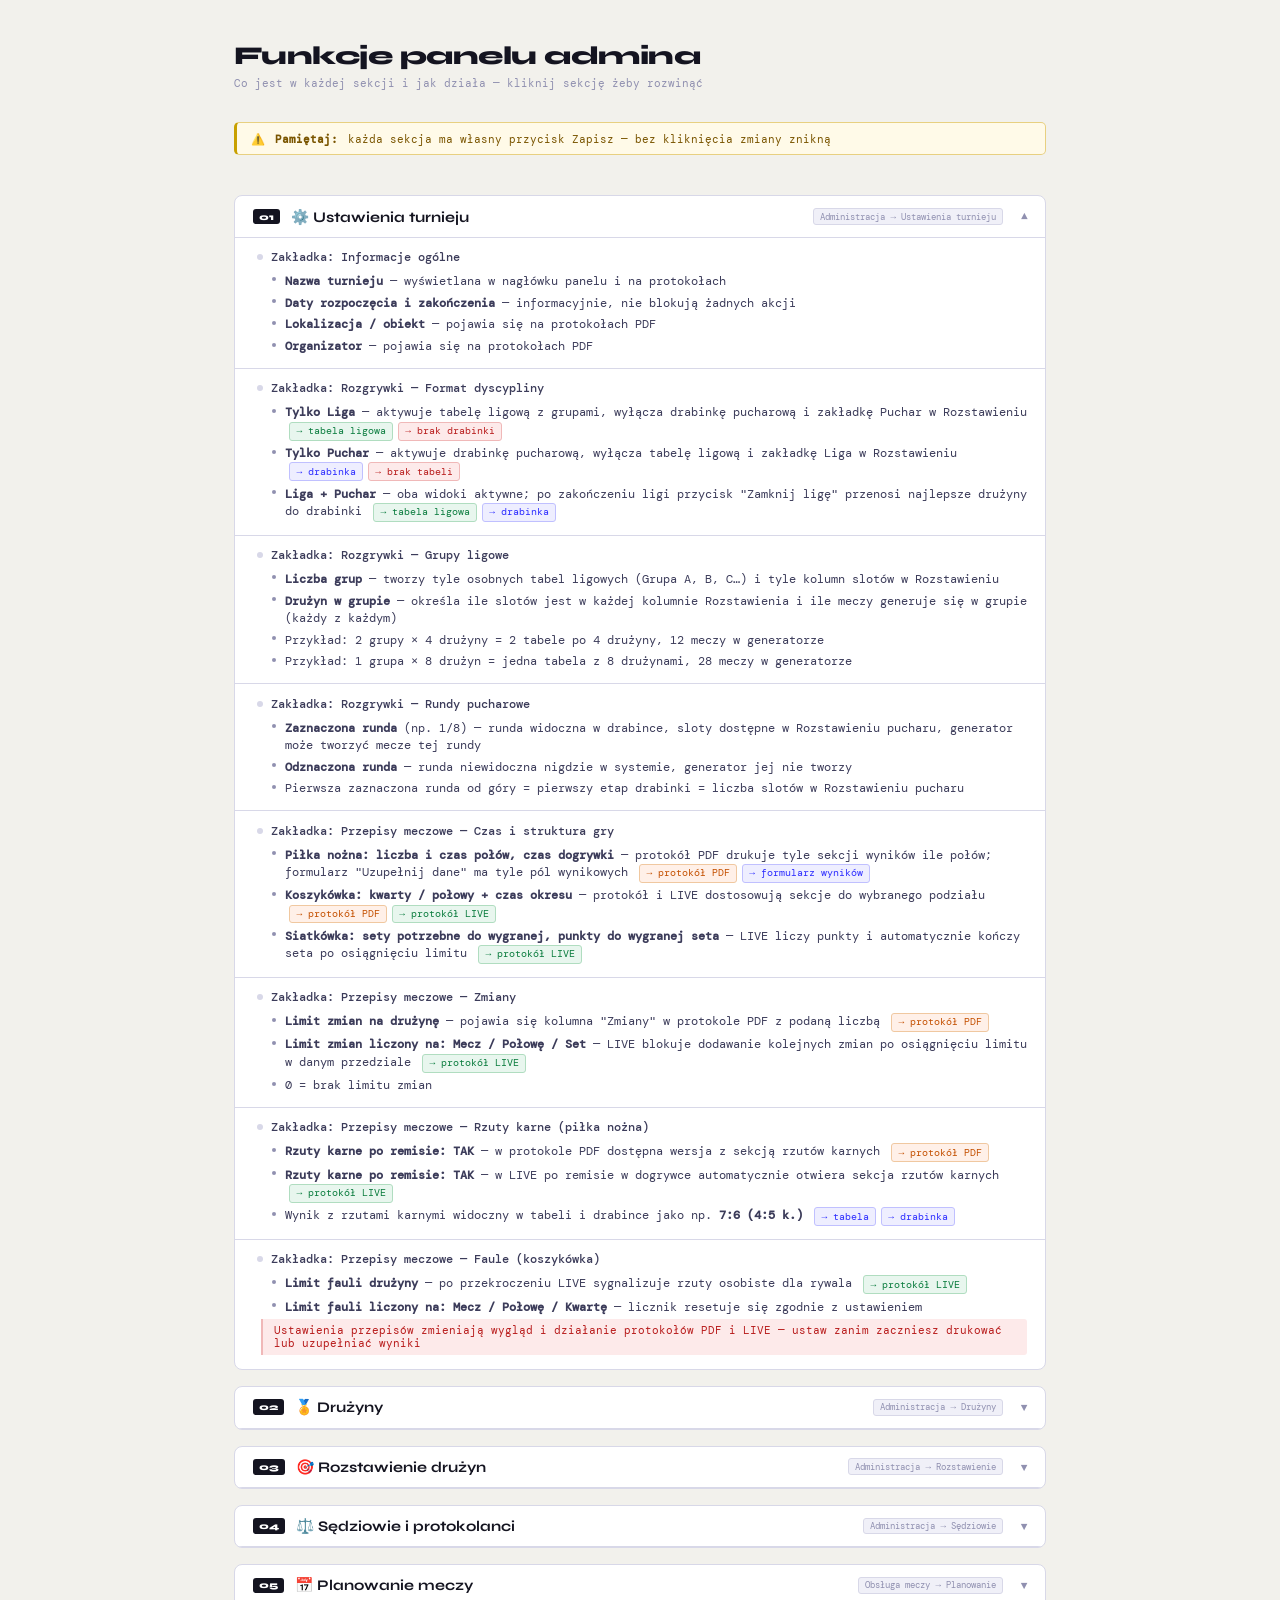
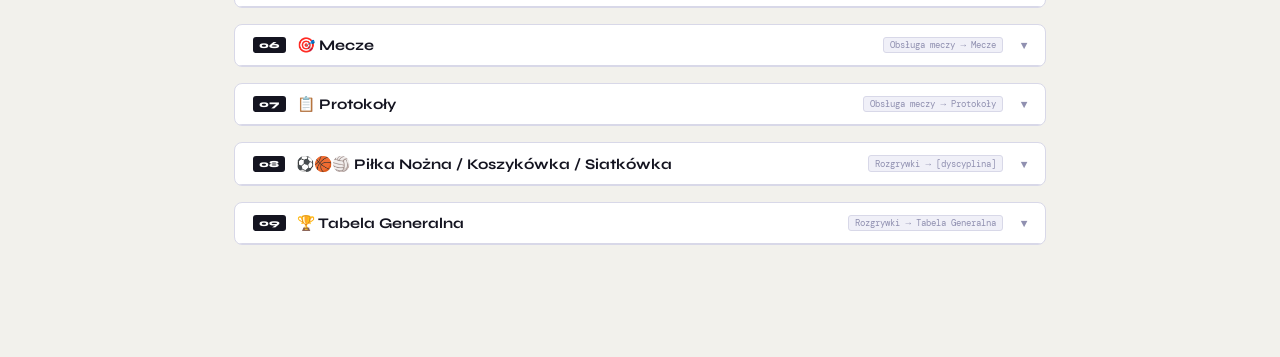
<file: tutorial-uzytkownika.html>
<!DOCTYPE html>
<html lang="pl">
<head>
<meta charset="UTF-8">
<meta name="viewport" content="width=device-width, initial-scale=1.0">
<title>Funkcje panelu admina</title>
<link href="https://fonts.googleapis.com/css2?family=DM+Mono:wght@400;500&family=Syne:wght@700;800&display=swap" rel="stylesheet">
<style>
*,*::before,*::after{box-sizing:border-box;margin:0;padding:0}
:root{
  --bg:#f2f1ec;
  --paper:#fff;
  --ink:#141420;
  --ink2:#3c3c5a;
  --dim:#9090b0;
  --rule:#d8d8e8;
  --acc:#2c2cff;
  --green:#0a7c3e;
  --orange:#c45000;
  --red:#b81c1c;
  --yellow:#7a5500;
  --yellow-bg:#fffae8;
  --yellow-border:#e8d080;
}
html{background:var(--bg)}
body{
  font-family:"DM Mono",monospace;
  background:var(--bg);
  color:var(--ink);
  padding:2.5rem 1.5rem 6rem;
  max-width:860px;
  margin:0 auto;
}

/* HEADER */
h1{
  font-family:"Syne",sans-serif;
  font-size:1.6rem;font-weight:800;
  letter-spacing:-.02em;color:var(--ink);
  margin-bottom:.3rem;
}
.sub{font-size:.68rem;color:var(--dim);margin-bottom:2rem}

/* SAVE BANNER */
.save{
  display:flex;align-items:center;gap:.6rem;
  background:var(--yellow-bg);
  border:1.5px solid var(--yellow-border);
  border-left:3px solid #c8a000;
  border-radius:5px;
  padding:.55rem .9rem;
  font-size:.7rem;color:var(--yellow);
  margin-bottom:2.5rem;
}
.save b{font-weight:600}

/* SECTION */
.section{
  background:var(--paper);
  border:1.5px solid var(--rule);
  border-radius:8px;
  overflow:hidden;
  margin-bottom:1rem;
}

.section-head{
  display:flex;align-items:center;gap:.7rem;
  padding:.7rem 1.1rem;
  border-bottom:1.5px solid var(--rule);
  cursor:pointer;
  user-select:none;
  transition:background .1s;
}
.section-head:hover{background:#fafaf8}

.sec-num{
  font-family:"Syne",sans-serif;font-size:.58rem;font-weight:800;
  background:var(--ink);color:#fff;
  border-radius:3px;padding:.12rem .38rem;flex-shrink:0;
}
.sec-title{
  font-family:"Syne",sans-serif;
  font-size:.92rem;font-weight:700;color:var(--ink);
}
.sec-nav{
  margin-left:auto;font-size:.58rem;color:var(--dim);
  background:#f0f0f8;border:1px solid var(--rule);
  border-radius:3px;padding:.08rem .38rem;flex-shrink:0;
}
.sec-toggle{
  color:var(--dim);font-size:.7rem;margin-left:.4rem;
  transition:transform .2s;flex-shrink:0;
}
.section.open .sec-toggle{transform:rotate(180deg)}

/* SECTION BODY */
.section-body{
  display:none;
  padding:0;
}
.section.open .section-body{display:block}

/* SUBSECTION */
.subsec{
  border-bottom:1px solid var(--rule);
  padding:.7rem 1.1rem .8rem 1.4rem;
}
.subsec:last-child{border-bottom:none}
.subsec-title{
  font-size:.75rem;font-weight:500;color:var(--ink2);
  margin-bottom:.5rem;
  display:flex;align-items:center;gap:.5rem;
}
.subsec-title::before{
  content:"";width:6px;height:6px;border-radius:50%;
  background:var(--rule);flex-shrink:0;
}

/* ITEMS LIST */
.items{
  display:flex;flex-direction:column;gap:.28rem;
  padding-left:.9rem;
}
.item{
  display:flex;align-items:flex-start;gap:.55rem;
  font-size:.72rem;color:var(--ink2);
  line-height:1.5;
}
.item-bullet{
  flex-shrink:0;margin-top:.28rem;
  width:4px;height:4px;border-radius:50%;
  background:var(--dim);
}

/* EFFECT TAGS */
.tag{
  display:inline-flex;align-items:center;gap:.25rem;
  font-size:.6rem;padding:.08rem .38rem;
  border-radius:3px;margin-left:.3rem;vertical-align:middle;
  white-space:nowrap;flex-shrink:0;
}
.tag.green{background:#e8f6ee;color:var(--green);border:1px solid #b0ddc0}
.tag.blue {background:#eeeeff;color:var(--acc);border:1px solid #c0c0ff}
.tag.orange{background:#fff0e8;color:var(--orange);border:1px solid #f0c8a0}
.tag.red  {background:#fdeaea;color:var(--red);border:1px solid #f0b8b8}
.tag.grey {background:#f0f0f8;color:var(--dim);border:1px solid var(--rule)}

/* AFFECTS row */
.affects{
  display:flex;flex-wrap:wrap;gap:.3rem;
  padding:.4rem .7rem .5rem 1.35rem;
  background:#fafaf8;
  border-top:1px dashed var(--rule);
  margin-top:.4rem;
}
.affects-label{
  font-size:.58rem;letter-spacing:.1em;text-transform:uppercase;
  color:var(--dim);margin-right:.2rem;align-self:center;
}

/* NOTE */
.note{
  font-size:.66rem;color:var(--dim);
  font-style:italic;
  padding:.3rem .7rem .4rem 1.3rem;
  border-left:2px solid var(--rule);
  margin:.2rem 0 .1rem .2rem;
}
.note.warn{color:var(--red);border-left-color:#f0b8b8;font-style:normal;background:#fdeaea;border-radius:0 3px 3px 0;padding:.3rem .7rem}
.note.tip{color:var(--green);border-left-color:#b0ddc0;font-style:normal;background:#e8f6ee;border-radius:0 3px 3px 0;padding:.3rem .7rem}
</style>
</head>
<body>

<h1>Funkcje panelu admina</h1>
<p class="sub">Co jest w każdej sekcji i jak działa — kliknij sekcję żeby rozwinąć</p>

<div class="save">⚠️ <b>Pamiętaj:</b> każda sekcja ma własny przycisk Zapisz — bez kliknięcia zmiany znikną</div>

<!-- ══════════════════════════════════════════
     1. USTAWIENIA TURNIEJU
══════════════════════════════════════════ -->
<div class="section open" id="s1">
  <div class="section-head" onclick="toggle('s1')">
    <span class="sec-num">01</span>
    <span class="sec-title">⚙️ Ustawienia turnieju</span>
    <span class="sec-nav">Administracja → Ustawienia turnieju</span>
    <span class="sec-toggle">▼</span>
  </div>
  <div class="section-body">

    <div class="subsec">
      <div class="subsec-title">Zakładka: Informacje ogólne</div>
      <div class="items">
        <div class="item"><div class="item-bullet"></div><div><b>Nazwa turnieju</b> — wyświetlana w nagłówku panelu i na protokołach</div></div>
        <div class="item"><div class="item-bullet"></div><div><b>Daty rozpoczęcia i zakończenia</b> — informacyjnie, nie blokują żadnych akcji</div></div>
        <div class="item"><div class="item-bullet"></div><div><b>Lokalizacja / obiekt</b> — pojawia się na protokołach PDF</div></div>
        <div class="item"><div class="item-bullet"></div><div><b>Organizator</b> — pojawia się na protokołach PDF</div></div>
      </div>
    </div>

    <div class="subsec">
      <div class="subsec-title">Zakładka: Rozgrywki — Format dyscypliny</div>
      <div class="items">
        <div class="item"><div class="item-bullet"></div><div><b>Tylko Liga</b> — aktywuje tabelę ligową z grupami, wyłącza drabinkę pucharową i zakładkę Puchar w Rozstawieniu <span class="tag green">→ tabela ligowa</span><span class="tag red">→ brak drabinki</span></div></div>
        <div class="item"><div class="item-bullet"></div><div><b>Tylko Puchar</b> — aktywuje drabinkę pucharową, wyłącza tabelę ligową i zakładkę Liga w Rozstawieniu <span class="tag blue">→ drabinka</span><span class="tag red">→ brak tabeli</span></div></div>
        <div class="item"><div class="item-bullet"></div><div><b>Liga + Puchar</b> — oba widoki aktywne; po zakończeniu ligi przycisk "Zamknij ligę" przenosi najlepsze drużyny do drabinki <span class="tag green">→ tabela ligowa</span><span class="tag blue">→ drabinka</span></div></div>
      </div>
    </div>

    <div class="subsec">
      <div class="subsec-title">Zakładka: Rozgrywki — Grupy ligowe</div>
      <div class="items">
        <div class="item"><div class="item-bullet"></div><div><b>Liczba grup</b> — tworzy tyle osobnych tabel ligowych (Grupa A, B, C…) i tyle kolumn slotów w Rozstawieniu</div></div>
        <div class="item"><div class="item-bullet"></div><div><b>Drużyn w grupie</b> — określa ile slotów jest w każdej kolumnie Rozstawienia i ile meczy generuje się w grupie (każdy z każdym)</div></div>
        <div class="item"><div class="item-bullet"></div><div>Przykład: 2 grupy × 4 drużyny = 2 tabele po 4 drużyny, 12 meczy w generatorze</div></div>
        <div class="item"><div class="item-bullet"></div><div>Przykład: 1 grupa × 8 drużyn = jedna tabela z 8 drużynami, 28 meczy w generatorze</div></div>
      </div>
    </div>

    <div class="subsec">
      <div class="subsec-title">Zakładka: Rozgrywki — Rundy pucharowe</div>
      <div class="items">
        <div class="item"><div class="item-bullet"></div><div><b>Zaznaczona runda</b> (np. 1/8) — runda widoczna w drabince, sloty dostępne w Rozstawieniu pucharu, generator może tworzyć mecze tej rundy</div></div>
        <div class="item"><div class="item-bullet"></div><div><b>Odznaczona runda</b> — runda niewidoczna nigdzie w systemie, generator jej nie tworzy</div></div>
        <div class="item"><div class="item-bullet"></div><div>Pierwsza zaznaczona runda od góry = pierwszy etap drabinki = liczba slotów w Rozstawieniu pucharu</div></div>
      </div>
    </div>

    <div class="subsec">
      <div class="subsec-title">Zakładka: Przepisy meczowe — Czas i struktura gry</div>
      <div class="items">
        <div class="item"><div class="item-bullet"></div><div><b>Piłka nożna: liczba i czas połów, czas dogrywki</b> — protokół PDF drukuje tyle sekcji wyników ile połów; formularz "Uzupełnij dane" ma tyle pól wynikowych <span class="tag orange">→ protokół PDF</span><span class="tag blue">→ formularz wyników</span></div></div>
        <div class="item"><div class="item-bullet"></div><div><b>Koszykówka: kwarty / połowy + czas okresu</b> — protokół i LIVE dostosowują sekcje do wybranego podziału <span class="tag orange">→ protokół PDF</span><span class="tag green">→ protokół LIVE</span></div></div>
        <div class="item"><div class="item-bullet"></div><div><b>Siatkówka: sety potrzebne do wygranej, punkty do wygranej seta</b> — LIVE liczy punkty i automatycznie kończy seta po osiągnięciu limitu <span class="tag green">→ protokół LIVE</span></div></div>
      </div>
    </div>

    <div class="subsec">
      <div class="subsec-title">Zakładka: Przepisy meczowe — Zmiany</div>
      <div class="items">
        <div class="item"><div class="item-bullet"></div><div><b>Limit zmian na drużynę</b> — pojawia się kolumna "Zmiany" w protokole PDF z podaną liczbą <span class="tag orange">→ protokół PDF</span></div></div>
        <div class="item"><div class="item-bullet"></div><div><b>Limit zmian liczony na: Mecz / Połowę / Set</b> — LIVE blokuje dodawanie kolejnych zmian po osiągnięciu limitu w danym przedziale <span class="tag green">→ protokół LIVE</span></div></div>
        <div class="item"><div class="item-bullet"></div><div>0 = brak limitu zmian</div></div>
      </div>
    </div>

    <div class="subsec">
      <div class="subsec-title">Zakładka: Przepisy meczowe — Rzuty karne (piłka nożna)</div>
      <div class="items">
        <div class="item"><div class="item-bullet"></div><div><b>Rzuty karne po remisie: TAK</b> — w protokole PDF dostępna wersja z sekcją rzutów karnych <span class="tag orange">→ protokół PDF</span></div></div>
        <div class="item"><div class="item-bullet"></div><div><b>Rzuty karne po remisie: TAK</b> — w LIVE po remisie w dogrywce automatycznie otwiera sekcja rzutów karnych <span class="tag green">→ protokół LIVE</span></div></div>
        <div class="item"><div class="item-bullet"></div><div>Wynik z rzutami karnymi widoczny w tabeli i drabince jako np. <b>7:6 (4:5 k.)</b> <span class="tag blue">→ tabela</span><span class="tag blue">→ drabinka</span></div></div>
      </div>
    </div>

    <div class="subsec">
      <div class="subsec-title">Zakładka: Przepisy meczowe — Faule (koszykówka)</div>
      <div class="items">
        <div class="item"><div class="item-bullet"></div><div><b>Limit fauli drużyny</b> — po przekroczeniu LIVE sygnalizuje rzuty osobiste dla rywala <span class="tag green">→ protokół LIVE</span></div></div>
        <div class="item"><div class="item-bullet"></div><div><b>Limit fauli liczony na: Mecz / Połowę / Kwartę</b> — licznik resetuje się zgodnie z ustawieniem</div></div>
      </div>
      <div class="note warn">Ustawienia przepisów zmieniają wygląd i działanie protokołów PDF i LIVE — ustaw zanim zaczniesz drukować lub uzupełniać wyniki</div>
    </div>

  </div>
</div>

<!-- ══════════════════════════════════════════
     2. DRUŻYNY
══════════════════════════════════════════ -->
<div class="section" id="s2">
  <div class="section-head" onclick="toggle('s2')">
    <span class="sec-num">02</span>
    <span class="sec-title">🏅 Drużyny</span>
    <span class="sec-nav">Administracja → Drużyny</span>
    <span class="sec-toggle">▼</span>
  </div>
  <div class="section-body">

    <div class="subsec">
      <div class="subsec-title">Lista drużyn</div>
      <div class="items">
        <div class="item"><div class="item-bullet"></div><div><b>+ Dodaj drużynę</b> — nowa drużyna pojawia się w puli Rozstawienia i w generatorze meczy <span class="tag blue">→ rozstawienie</span><span class="tag blue">→ generator</span></div></div>
        <div class="item"><div class="item-bullet"></div><div><b>Nazwa i klasa</b> — klasa widoczna przy drużynie w tabelach i drabince</div></div>
        <div class="item"><div class="item-bullet"></div><div><b>Usuń drużynę</b> — usuwa drużynę z rozstawienia i puli; jeśli ma wygenerowane mecze, pojawia się ostrzeżenie</div></div>
      </div>
    </div>

    <div class="subsec">
      <div class="subsec-title">Zawodnicy</div>
      <div class="items">
        <div class="item"><div class="item-bullet"></div><div><b>+ Dodaj zawodnika</b> (imię, nazwisko, numer) — zawodnik pojawia się w protokole PDF w sekcji składu <span class="tag orange">→ protokół PDF</span></div></div>
        <div class="item"><div class="item-bullet"></div><div>Zawodnik pojawia się w protokole LIVE — można przy nim klikać gole/kosze/faule/kartki <span class="tag green">→ protokół LIVE</span></div></div>
        <div class="item"><div class="item-bullet"></div><div>Statystyki zawodnika (gole, kosze) trafiają do klasyfikacji strzelców / rzucających <span class="tag blue">→ klasyfikacja</span></div></div>
        <div class="item"><div class="item-bullet"></div><div><b>Importuj listę</b> — wgraj plik CSV zamiast wpisywać ręcznie</div></div>
        <div class="item"><div class="item-bullet"></div><div><b>KPT (kapitan)</b> — oznaczony w protokole PDF</div></div>
      </div>
      <div class="note">Zawodnik dodany po rozegraniu meczu nie pojawi się w starych protokołach</div>
    </div>

  </div>
</div>

<!-- ══════════════════════════════════════════
     3. ROZSTAWIENIE
══════════════════════════════════════════ -->
<div class="section" id="s3">
  <div class="section-head" onclick="toggle('s3')">
    <span class="sec-num">03</span>
    <span class="sec-title">🎯 Rozstawienie drużyn</span>
    <span class="sec-nav">Administracja → Rozstawienie</span>
    <span class="sec-toggle">▼</span>
  </div>
  <div class="section-body">

    <div class="subsec">
      <div class="subsec-title">Zakładki dyscyplin i rodzaju</div>
      <div class="items">
        <div class="item"><div class="item-bullet"></div><div>Wybierasz dyscyplinę (Piłka Nożna / Koszykówka / Siatkówka) i rodzaj (Liga / Puchar) — każda kombinacja ma osobne rozstawienie</div></div>
        <div class="item"><div class="item-bullet"></div><div>Zakładka <b>Liga wyłączona</b> = dyscyplina ma w Ustawieniach zaznaczony Tylko Puchar</div></div>
      </div>
    </div>

    <div class="subsec">
      <div class="subsec-title">Przeciąganie drużyn do slotów</div>
      <div class="items">
        <div class="item"><div class="item-bullet"></div><div><b>Liga</b> — sloty podzielone na grupy (Grupa A, B…); liczba grup i slotów pochodzi z Ustawień turnieju</div></div>
        <div class="item"><div class="item-bullet"></div><div><b>Puchar</b> — sloty 1, 2, 3… oznaczają pozycję w drabince; slot 1 gra z 2, slot 3 z 4 w pierwszej rundzie</div></div>
        <div class="item"><div class="item-bullet"></div><div>Drużyna w slocie pucharowym pojawia się w drabince zamiast "TBD" <span class="tag blue">→ drabinka</span></div></div>
      </div>
    </div>

    <div class="subsec">
      <div class="subsec-title">Losuj</div>
      <div class="items">
        <div class="item"><div class="item-bullet"></div><div><b>Losuj</b> — system losowo przypisuje drużyny z puli do dostępnych slotów</div></div>
        <div class="item"><div class="item-bullet"></div><div>Można po losowaniu ręcznie poprawić układ przed zapisaniem</div></div>
      </div>
    </div>

    <div class="subsec">
      <div class="subsec-title">Zapisz i Zablokuj</div>
      <div class="items">
        <div class="item"><div class="item-bullet"></div><div><b>Zapisz</b> — rozstawienie trafia do bazy; generator meczy i drabinka korzystają z zapisanego układu</div></div>
        <div class="item"><div class="item-bullet"></div><div><b>Zablokuj 🔒</b> — wyświetla napis "Rozstawienie zablokowane", uniemożliwia edycję slotów</div></div>
        <div class="item"><div class="item-bullet"></div><div><b>Odblokuj</b> — przywraca możliwość edycji (przycisk ten sam co Zablokuj)</div></div>
      </div>
      <div class="note warn">Zmiana rozstawienia po wygenerowaniu meczy powoduje że grupy i drabinka przestają się zgadzać z faktycznym układem — trzeba usuwać mecze i generować od nowa</div>
    </div>

  </div>
</div>

<!-- ══════════════════════════════════════════
     4. SĘDZIOWIE
══════════════════════════════════════════ -->
<div class="section" id="s4">
  <div class="section-head" onclick="toggle('s4')">
    <span class="sec-num">04</span>
    <span class="sec-title">⚖️ Sędziowie i protokolanci</span>
    <span class="sec-nav">Administracja → Sędziowie</span>
    <span class="sec-toggle">▼</span>
  </div>
  <div class="section-body">

    <div class="subsec">
      <div class="subsec-title">Lista personelu</div>
      <div class="items">
        <div class="item"><div class="item-bullet"></div><div><b>+ Dodaj osobę</b> — imię, nazwisko, rola (Sędzia / Protokolant / Nauczyciel)</div></div>
        <div class="item"><div class="item-bullet"></div><div>Osoba pojawia się na liście wyboru sędziego/protokolanta w Planowaniu <span class="tag blue">→ planowanie</span></div></div>
        <div class="item"><div class="item-bullet"></div><div><b>Zakładka Informacje</b> — widać ile meczy osoba sędziowała / protokołowała i jakie to były mecze</div></div>
      </div>
    </div>

    <div class="subsec">
      <div class="subsec-title">Zakładka: Dostępność</div>
      <div class="items">
        <div class="item"><div class="item-bullet"></div><div><b>+ Dodaj zakres</b> dla każdego dnia — wpisujesz godziny od–do kiedy osoba może sędziować</div></div>
        <div class="item"><div class="item-bullet"></div><div>Wiele zakresów w jednym dniu = można przerwy w ciągu dnia (np. 8:00–10:00 i 13:00–15:00)</div></div>
        <div class="item"><div class="item-bullet"></div><div>Zapisane zakresy → w Planowaniu przy danym meczu ikona sędziego: <b>🟢 zielona</b> = dostępny w terminie meczu, <b>szara</b> = zajęty lub brak danych <span class="tag blue">→ planowanie</span></div></div>
        <div class="item"><div class="item-bullet"></div><div>Przycisk <b>Dostępność</b> w Planowaniu filtruje widok kalendarza i zaznacza zajętości personelu</div></div>
      </div>
      <div class="note tip">Dostępność nie blokuje przypisania — tylko informuje. Możesz przypisać zajętego sędziego, system to oznaczy.</div>
    </div>

  </div>
</div>

<!-- ══════════════════════════════════════════
     5. PLANOWANIE
══════════════════════════════════════════ -->
<div class="section" id="s5">
  <div class="section-head" onclick="toggle('s5')">
    <span class="sec-num">05</span>
    <span class="sec-title">📅 Planowanie meczy</span>
    <span class="sec-nav">Obsługa meczy → Planowanie</span>
    <span class="sec-toggle">▼</span>
  </div>
  <div class="section-body">

    <div class="subsec">
      <div class="subsec-title">Generuj mecze</div>
      <div class="items">
        <div class="item"><div class="item-bullet"></div><div>Otwiera okno generatora — pokazuje które dyscypliny mają rozstawienie i ile meczy zostanie wygenerowanych</div></div>
        <div class="item"><div class="item-bullet"></div><div>Zaznaczasz które dyscypliny generować → <b>Generuj zaznaczone</b></div></div>
        <div class="item"><div class="item-bullet"></div><div>Wygenerowane mecze pojawiają się w kalendarzu i na liście meczy w sekcji Mecze <span class="tag blue">→ mecze</span></div></div>
        <div class="item"><div class="item-bullet"></div><div>Status wygenerowanego meczu: <b>Planowany</b></div></div>
        <div class="item"><div class="item-bullet"></div><div>Jeśli mecz już istnieje w systemie — generator go pomija (nie duplikuje)</div></div>
      </div>
    </div>

    <div class="subsec">
      <div class="subsec-title">+ Nowy mecz (ręcznie)</div>
      <div class="items">
        <div class="item"><div class="item-bullet"></div><div>Dodajesz jeden mecz z dowolnymi drużynami, datą i godziną — np. mecz zaległy lub towarzyski</div></div>
        <div class="item"><div class="item-bullet"></div><div>Pojawia się w kalendarzu i liście meczy tak samo jak wygenerowany <span class="tag blue">→ mecze</span></div></div>
      </div>
    </div>

    <div class="subsec">
      <div class="subsec-title">Edycja meczu w kalendarzu</div>
      <div class="items">
        <div class="item"><div class="item-bullet"></div><div>Kliknij mecz → możesz zmienić datę, godzinę, boisko/lokalizację</div></div>
        <div class="item"><div class="item-bullet"></div><div><b>Przypisz sędziego</b> — imię trafia do nagłówka protokołu PDF i LIVE <span class="tag orange">→ protokół PDF</span><span class="tag green">→ protokół LIVE</span></div></div>
        <div class="item"><div class="item-bullet"></div><div><b>Przypisz protokolanta</b> — tak samo jak sędzia <span class="tag orange">→ protokół PDF</span><span class="tag green">→ protokół LIVE</span></div></div>
        <div class="item"><div class="item-bullet"></div><div>Przy wyborze sędziego: <b>🟢 zielona</b> ikona = dostępny, <b>szara</b> = zajęty w tym terminie</div></div>
      </div>
      <div class="note warn">Pamiętaj kliknąć zielony przycisk <b>Zapisz zmiany</b> u góry — bez tego edycje w kalendarzu znikną</div>
    </div>

    <div class="subsec">
      <div class="subsec-title">Zamknij ligę</div>
      <div class="items">
        <div class="item"><div class="item-bullet"></div><div>Czyta aktualną tabelę ligową i <b>automatycznie wpisuje najlepsze drużyny do rozstawienia pucharowego</b> <span class="tag blue">→ rozstawienie</span><span class="tag blue">→ drabinka</span></div></div>
        <div class="item"><div class="item-bullet"></div><div>Poprzednie rozstawienie pucharowe zostaje nadpisane</div></div>
        <div class="item"><div class="item-bullet"></div><div>Dostępny tylko gdy dyscyplina ma format Liga + Puchar</div></div>
      </div>
      <div class="note warn">Działa poprawnie tylko gdy wszystkie mecze ligowe są rozegrane i wyniki wpisane</div>
    </div>

    <div class="subsec">
      <div class="subsec-title">Kolejna runda pucharu</div>
      <div class="items">
        <div class="item"><div class="item-bullet"></div><div>Tworzy pary ze zwycięzców poprzedniej rundy i generuje mecze kolejnej rundy <span class="tag blue">→ drabinka</span></div></div>
        <div class="item"><div class="item-bullet"></div><div>Przycisk aktywny tylko gdy <b>wszystkie mecze bieżącej rundy są zakończone</b></div></div>
        <div class="item"><div class="item-bullet"></div><div>Nowe mecze pojawiają się w kalendarzu i liście meczy</div></div>
      </div>
    </div>

    <div class="subsec">
      <div class="subsec-title">Lista meczy / Dostępność (prawy górny róg)</div>
      <div class="items">
        <div class="item"><div class="item-bullet"></div><div><b>Lista meczy</b> — panel boczny z kolejką meczy do zaplanowania (jeszcze bez terminu)</div></div>
        <div class="item"><div class="item-bullet"></div><div><b>Dostępność</b> — nakłada na kalendarz informacje kiedy sędziowie są zajęci</div></div>
        <div class="item"><div class="item-bullet"></div><div>Widoki kalendarza: <b>Tydzień / Dzień</b> — przełączasz w prawym górnym rogu</div></div>
      </div>
    </div>

  </div>
</div>

<!-- ══════════════════════════════════════════
     6. MECZE
══════════════════════════════════════════ -->
<div class="section" id="s6">
  <div class="section-head" onclick="toggle('s6')">
    <span class="sec-num">06</span>
    <span class="sec-title">🎯 Mecze</span>
    <span class="sec-nav">Obsługa meczy → Mecze</span>
    <span class="sec-toggle">▼</span>
  </div>
  <div class="section-body">

    <div class="subsec">
      <div class="subsec-title">Lista meczy (lewa kolumna)</div>
      <div class="items">
        <div class="item"><div class="item-bullet"></div><div>Wszystkie mecze posortowane po dacie, pogrupowane po dniach</div></div>
        <div class="item"><div class="item-bullet"></div><div>Filtry: <b>Planowany / Rozegrany / Odwołany</b> i <b>dyscyplina</b></div></div>
        <div class="item"><div class="item-bullet"></div><div>Szukaj po nazwie drużyny</div></div>
        <div class="item"><div class="item-bullet"></div><div>Kliknięcie meczu otwiera szczegóły po prawej</div></div>
      </div>
    </div>

    <div class="subsec">
      <div class="subsec-title">Szczegóły meczu (prawa kolumna)</div>
      <div class="items">
        <div class="item"><div class="item-bullet"></div><div>Data, godzina, boisko, typ (Liga / Puchar — runda), czas gry</div></div>
        <div class="item"><div class="item-bullet"></div><div>Przypisany sędzia i protokolant (jeśli ustawione w Planowaniu)</div></div>
        <div class="item"><div class="item-bullet"></div><div>Wynik końcowy i status meczu</div></div>
      </div>
    </div>

    <div class="subsec">
      <div class="subsec-title">Protokół PDF</div>
      <div class="items">
        <div class="item"><div class="item-bullet"></div><div>Generuje gotowy do druku PDF z danymi meczu: drużyny, zawodnicy, sędzia, protokolant, pola na wyniki zgodne z przepisami z Ustawień <span class="tag orange">← przepisy meczowe</span></div></div>
        <div class="item"><div class="item-bullet"></div><div>Jeśli mecz rozegrany — PDF wypełniony wynikami i statystykami</div></div>
        <div class="item"><div class="item-bullet"></div><div>Przycisk <b>Drukuj / PDF</b> otwiera podgląd do wydruku lub pobrania</div></div>
      </div>
    </div>

    <div class="subsec">
      <div class="subsec-title">Protokół LIVE</div>
      <div class="items">
        <div class="item"><div class="item-bullet"></div><div>Interaktywny formularz do uzupełniania podczas meczu na żywo</div></div>
        <div class="item"><div class="item-bullet"></div><div>Kliknięcie gola / kosza przy zawodniku → wynik na górze aktualizuje się natychmiast</div></div>
        <div class="item"><div class="item-bullet"></div><div>Po zakończeniu: tabela ligowa, drabinka i klasyfikacja strzelców aktualizują się automatycznie <span class="tag green">→ tabela</span><span class="tag green">→ drabinka</span><span class="tag green">→ klasyfikacja</span></div></div>
        <div class="item"><div class="item-bullet"></div><div>Sekcje LIVE (połowy, kwarty, sety, rzuty karne) dostosowane do przepisów z Ustawień <span class="tag orange">← przepisy meczowe</span></div></div>
      </div>
    </div>

    <div class="subsec">
      <div class="subsec-title">Uzupełnij dane (ręcznie)</div>
      <div class="items">
        <div class="item"><div class="item-bullet"></div><div>Formularz do wpisania wyniku po meczu: status, godzina zakończenia, boisko, wynik połów/kwart/setów, rzuty karne</div></div>
        <div class="item"><div class="item-bullet"></div><div>Sekcja składu — możesz oznaczyć czy zawodnik grał, wpisać gole/kosze/kartki przy każdym</div></div>
        <div class="item"><div class="item-bullet"></div><div>Kliknięcie <b>Zapisz</b> → tabela ligowa i drabinka aktualizują się <span class="tag green">→ tabela</span><span class="tag green">→ drabinka</span></div></div>
      </div>
    </div>

    <div class="subsec">
      <div class="subsec-title">Usuń mecz</div>
      <div class="items">
        <div class="item"><div class="item-bullet"></div><div>Trwałe usunięcie meczu z systemu — cofa efekty w tabeli i drabince</div></div>
        <div class="item"><div class="item-bullet"></div><div>Generator nie duplikuje usuniętego meczu jeśli uruchomisz go ponownie</div></div>
      </div>
    </div>

  </div>
</div>

<!-- ══════════════════════════════════════════
     7. PROTOKOŁY (sekcja)
══════════════════════════════════════════ -->
<div class="section" id="s7">
  <div class="section-head" onclick="toggle('s7')">
    <span class="sec-num">07</span>
    <span class="sec-title">📋 Protokoły</span>
    <span class="sec-nav">Obsługa meczy → Protokoły</span>
    <span class="sec-toggle">▼</span>
  </div>
  <div class="section-body">

    <div class="subsec">
      <div class="subsec-title">Protokół LIVE (Uruchom)</div>
      <div class="items">
        <div class="item"><div class="item-bullet"></div><div>To samo co "Protokół LIVE" w sekcji Mecze — alternatywna ścieżka dostępu</div></div>
        <div class="item"><div class="item-bullet"></div><div>Osobna zakładka dla każdej dyscypliny (Piłka Nożna / Koszykówka / Siatkówka)</div></div>
      </div>
    </div>

    <div class="subsec">
      <div class="subsec-title">Druk / PDF — Pobierz</div>
      <div class="items">
        <div class="item"><div class="item-bullet"></div><div>Pusty protokół do wydruku — pola zgodne z przepisami meczowymi z Ustawień <span class="tag orange">← przepisy meczowe</span></div></div>
        <div class="item"><div class="item-bullet"></div><div>Dla piłki nożnej dostępna osobna wersja <b>z sekcją rzutów karnych</b> (jeśli włączone w Ustawieniach)</div></div>
      </div>
    </div>

    <div class="subsec">
      <div class="subsec-title">Wzorzec — Pobierz</div>
      <div class="items">
        <div class="item"><div class="item-bullet"></div><div>Pusty formularz bez danych — do przygotowania zapasowych wydruków przed turniejem</div></div>
      </div>
    </div>

  </div>
</div>

<!-- ══════════════════════════════════════════
     8. WYNIKI DYSCYPLIN
══════════════════════════════════════════ -->
<div class="section" id="s8">
  <div class="section-head" onclick="toggle('s8')">
    <span class="sec-num">08</span>
    <span class="sec-title">⚽🏀🏐 Piłka Nożna / Koszykówka / Siatkówka</span>
    <span class="sec-nav">Rozgrywki → [dyscyplina]</span>
    <span class="sec-toggle">▼</span>
  </div>
  <div class="section-body">

    <div class="subsec">
      <div class="subsec-title">Tabela ligowa (zakładka)</div>
      <div class="items">
        <div class="item"><div class="item-bullet"></div><div>Grupy A, B… z kolumnami: mecze, wygrane, przegrane, punkty zdobyte/stracone, bilans, punkty ligowe</div></div>
        <div class="item"><div class="item-bullet"></div><div>Aktualizuje się automatycznie po każdym wpisanym wyniku</div></div>
        <div class="item"><div class="item-bullet"></div><div>Punktacja (za wygraną / remis / przegraną) z Ustawień turnieju <span class="tag orange">← ustawienia</span></div></div>
        <div class="item"><div class="item-bullet"></div><div>Widoczna tylko jeśli dyscyplina ma włączoną Ligę w Ustawieniach</div></div>
        <div class="item"><div class="item-bullet"></div><div>Przycisk <b>Zakończ fazę ligową → losuj parowania</b> widoczny na dole gdy Liga + Puchar</div></div>
      </div>
    </div>

    <div class="subsec">
      <div class="subsec-title">Drabinka pucharowa (zakładka)</div>
      <div class="items">
        <div class="item"><div class="item-bullet"></div><div>Bracket z rundami 1/8, 1/4, Półfinał, Finał — tylko aktywne rundy z Ustawień <span class="tag orange">← ustawienia</span></div></div>
        <div class="item"><div class="item-bullet"></div><div>Wypełniona drużynami z Rozstawienia pucharu; po każdym meczu pucharowym zwycięzca przechodzi dalej</div></div>
        <div class="item"><div class="item-bullet"></div><div>Komórki bez meczu = "TBD"; po rozegraniu = wynik i zielone podświetlenie zwycięzcy</div></div>
        <div class="item"><div class="item-bullet"></div><div>Widoczna tylko jeśli dyscyplina ma włączony Puchar w Ustawieniach</div></div>
      </div>
    </div>

    <div class="subsec">
      <div class="subsec-title">Terminarz (zakładka)</div>
      <div class="items">
        <div class="item"><div class="item-bullet"></div><div>Lista wszystkich meczy danej dyscypliny — zaplanowane i rozegrane z wynikami</div></div>
        <div class="item"><div class="item-bullet"></div><div>Pogrupowane: <b>Zaplanowane</b> u góry, <b>Rozegrane</b> poniżej</div></div>
      </div>
    </div>

    <div class="subsec">
      <div class="subsec-title">Strzelcy / Rzucający (zakładka)</div>
      <div class="items">
        <div class="item"><div class="item-bullet"></div><div>Ranking zawodników posortowany po liczbie goli / koszyków</div></div>
        <div class="item"><div class="item-bullet"></div><div>Uzupełnia się tylko jeśli statystyki wpisywane przez LIVE lub ręcznie w "Uzupełnij dane" przy zawodniku</div></div>
        <div class="item"><div class="item-bullet"></div><div>Widoczne: mecze, gole/kosze, kartki, średnia na mecz</div></div>
      </div>
    </div>

    <div class="subsec">
      <div class="subsec-title">Przełącznik Liga / Puchar (prawy górny róg)</div>
      <div class="items">
        <div class="item"><div class="item-bullet"></div><div>Przełącza cały widok między zakładkami ligowymi i pucharowymi — widoczny tylko jeśli dyscyplina ma oba formaty</div></div>
      </div>
    </div>

  </div>
</div>

<!-- ══════════════════════════════════════════
     9. TABELA GENERALNA
══════════════════════════════════════════ -->
<div class="section" id="s9">
  <div class="section-head" onclick="toggle('s9')">
    <span class="sec-num">09</span>
    <span class="sec-title">🏆 Tabela Generalna</span>
    <span class="sec-nav">Rozgrywki → Tabela Generalna</span>
    <span class="sec-toggle">▼</span>
  </div>
  <div class="section-body">

    <div class="subsec">
      <div class="subsec-title">Ranking łączony</div>
      <div class="items">
        <div class="item"><div class="item-bullet"></div><div>Zestawia drużyny ze wszystkich dyscyplin w jeden ranking klasowy</div></div>
        <div class="item"><div class="item-bullet"></div><div>Każda drużyna ma chipsy z punktami z każdej dyscypliny — najechanie myszą pokazuje składowe</div></div>
        <div class="item"><div class="item-bullet"></div><div>Aktualizuje się automatycznie po wpisaniu wyników</div></div>
      </div>
    </div>

    <div class="subsec">
      <div class="subsec-title">Zmień wagi</div>
      <div class="items">
        <div class="item"><div class="item-bullet"></div><div><b>Waga formatu</b> (Liga / Hybryda / Drabinka) — mnoży punkty w zależności od tego jak drużyna dotarła do danego wyniku</div></div>
        <div class="item"><div class="item-bullet"></div><div><b>Waga dyscypliny</b> — możesz sprawić że np. siatkówka liczy się bardziej niż koszykówka w rankingu generalnym</div></div>
        <div class="item"><div class="item-bullet"></div><div>Zmiana wag natychmiast przelicza cały ranking</div></div>
      </div>
    </div>

  </div>
</div>

<script>
function toggle(id){
  const s=document.getElementById(id);
  s.classList.toggle('open');
}
</script>
</body>
</html>
</file>
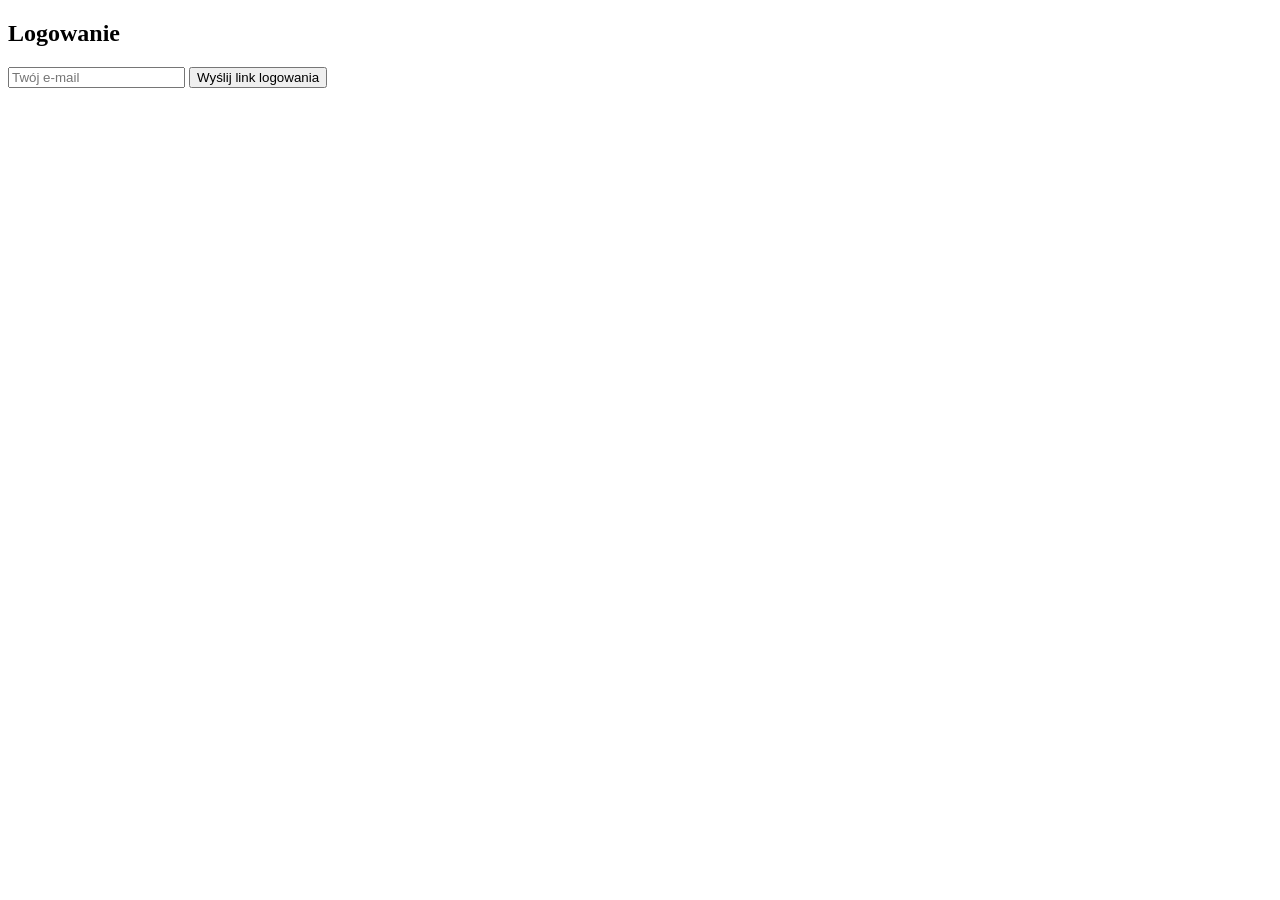
<file: admin_panel/login.html>
<!-- admin_panel/login.html -->
<!DOCTYPE html><html lang="pl"><head>
  <meta charset="UTF-8">
  <title>Logowanie — Panel Admina</title>
  <script type="module" src="../supabase-client.js"></script>
</head><body>
  <h2>Logowanie</h2>
  <input id="email" type="email" placeholder="Twój e-mail">
  <button id="btn">Wyślij link logowania</button>
  <p id="msg"></p>
  <script type="module">
    import { supabase } from '../supabase-client.js';
    document.getElementById('btn').addEventListener('click', async () => {
      const email = document.getElementById('email').value;
      const { error } = await supabase.auth.signInWithOtp({
        email,
        options: {
          emailRedirectTo: 'https://TWOJA-ORG.github.io/NAZWA-REPO/admin_panel/admin.html'
        }
      });
      document.getElementById('msg').textContent =
        error ? 'Błąd: ' + error.message : 'Sprawdź skrzynkę — wysłaliśmy link!';
    });
  </script>
</body></html>
</file>
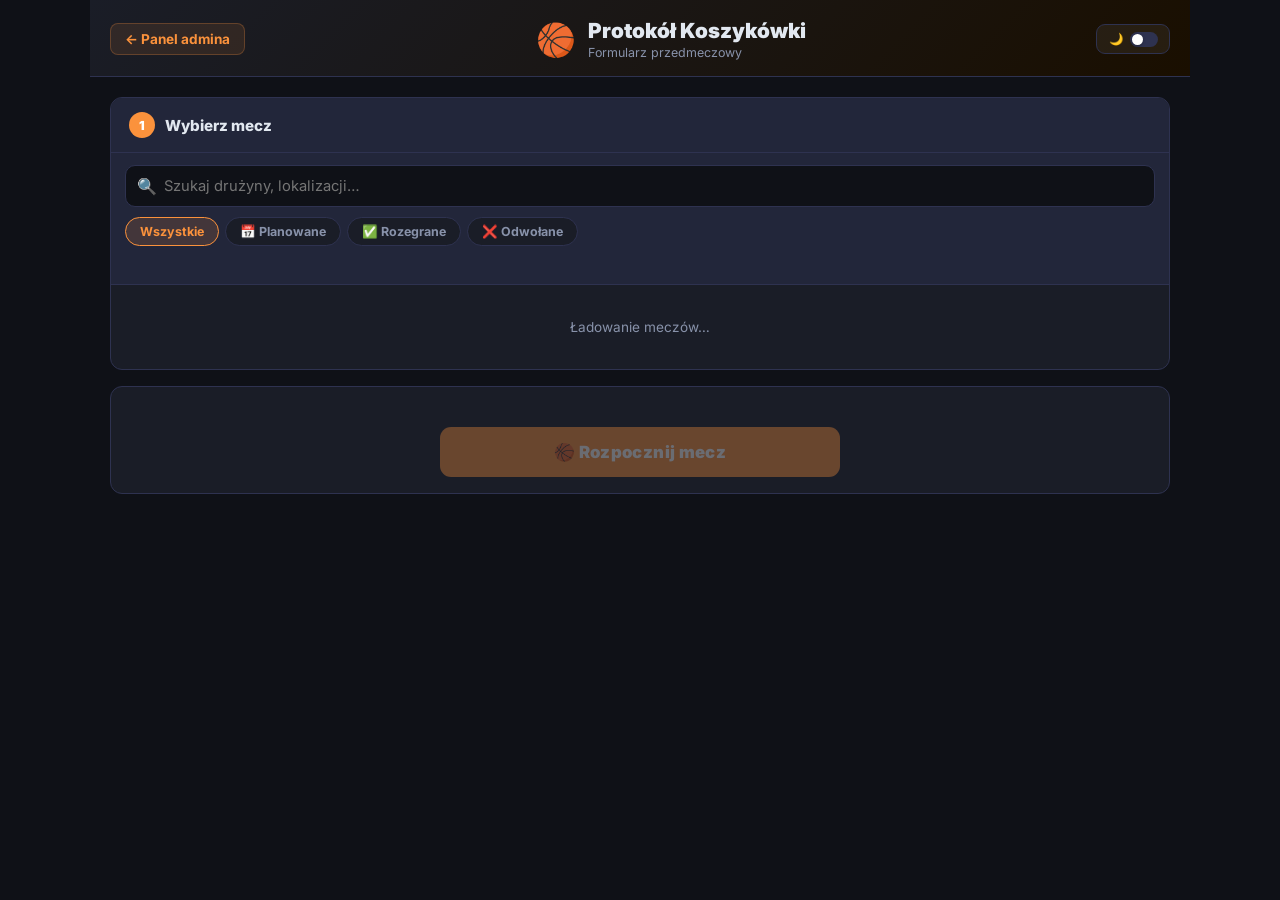
<file: protokoly/basketball.html>
<!DOCTYPE html>
<html lang="pl">
<head>
  <meta charset="UTF-8" />
  <meta name="viewport" content="width=device-width, initial-scale=1.0" />
  <title>Protokół Koszykówki 🏀</title>
  <link rel="preconnect" href="https://fonts.googleapis.com" />
  <link href="https://fonts.googleapis.com/css2?family=Inter:wght@400;500;600;700;800;900&family=JetBrains+Mono:wght@400;700&display=swap" rel="stylesheet" />
  <link rel="stylesheet" href="basketball.css" />
</head>
<body>

<!-- ══════════════════════════════════════════════════════
     FORMULARZ PRZEDMECZOWY
══════════════════════════════════════════════════════ -->
<div id="view-prematch">

  <header class="pm-header">
    <a href="../admin_panel/admin.html" class="pm-back">← Panel admina</a>
    <div class="pm-header-center">
      <span class="pm-header-icon">🏀</span>
      <div>
        <h1>Protokół Koszykówki</h1>
        <p>Formularz przedmeczowy</p>
      </div>
    </div>
    <button class="theme-toggle-btn" id="theme-toggle" title="Przełącz motyw">
      <span id="theme-toggle-label">🌙</span>
      <span class="theme-toggle-track"></span>
    </button>
  </header>

  <div class="pm-body">

    <!-- Krok 1: Wybór meczu -->
    <section class="pm-section">
      <div class="pm-section-title"><span class="pm-step">1</span>Wybierz mecz</div>
      <div class="pm-filter-bar">
        <div class="pm-search-wrap">
          <span class="pm-search-icon">🔍</span>
          <input type="text" id="pm-search" class="pm-search-input" placeholder="Szukaj drużyny, lokalizacji…" autocomplete="off" />
          <button class="pm-search-clear hidden" id="pm-search-clear">✕</button>
        </div>
        <div class="pm-filter-chips">
          <button class="pm-chip active" data-status="all">Wszystkie</button>
          <button class="pm-chip" data-status="Planowany">📅 Planowane</button>
          <button class="pm-chip" data-status="Rozegrany">✅ Rozegrane</button>
          <button class="pm-chip" data-status="Odwołany">❌ Odwołane</button>
        </div>
        <div class="pm-matches-meta" id="pm-matches-meta"></div>
      </div>
      <div id="pm-match-list" class="pm-match-list">
        <div class="pm-loading">Ładowanie meczów…</div>
      </div>
      <div class="pm-match-banner hidden" id="pm-banner"></div>
    </section>

    <!-- Krok 2: Obsada -->
    <section class="pm-section hidden" id="pm-sec-officials">
      <div class="pm-section-title"><span class="pm-step">2</span>Obsada meczu</div>
      <div class="pm-officials-row">
        <div class="pm-field">
          <label class="pm-label">⚖️ Sędzia główny</label>
          <select id="pm-referee" class="pm-select"><option value="">— wybierz sędziego —</option></select>
        </div>
        <div class="pm-field">
          <label class="pm-label">📋 Protokolant</label>
          <select id="pm-clerk" class="pm-select"><option value="">— wybierz protokolanta —</option></select>
        </div>
      </div>
    </section>

    <!-- Krok 2b: Info o rozegranyn meczu (tylko gdy status = Rozegrany) -->
    <section class="pm-section hidden" id="pm-sec-played-info">
      <div class="pm-section-title" style="background:rgba(245,158,11,.08);border-color:rgba(245,158,11,.3)">
        <span class="pm-step" style="background:var(--yellow)">!</span>
        <span style="color:var(--yellow)">Mecz już rozegrany — dane historyczne</span>
      </div>
      <div id="pm-played-info-body" class="pm-played-info-body"></div>
    </section>

    <!-- Krok 3: Składy drużyn -->
    <section class="pm-section hidden" id="pm-sec-squads">
      <div class="pm-section-title"><span class="pm-step">3</span>Składy drużyn</div>
      <div class="pm-squads-grid">
        <div class="pm-squad-col">
          <div class="pm-squad-hdr">
            <span id="pm-t1-name-lbl">Drużyna 1</span>
            <button class="pm-selall-btn" id="pm-t1-selall">Zaznacz wszystkich</button>
            <span class="pm-sel-count" id="pm-t1-count">0 / 0</span>
          </div>
          <div id="pm-t1-players" class="pm-players-list"></div>
        </div>
        <div class="pm-squad-col">
          <div class="pm-squad-hdr">
            <span id="pm-t2-name-lbl">Drużyna 2</span>
            <button class="pm-selall-btn" id="pm-t2-selall">Zaznacz wszystkich</button>
            <span class="pm-sel-count" id="pm-t2-count">0 / 0</span>
          </div>
          <div id="pm-t2-players" class="pm-players-list"></div>
        </div>
      </div>
    </section>

    <div class="pm-footer-row">
      <div class="pm-validation" id="pm-validation"></div>
      <button class="pm-start-btn" id="pm-start-btn" disabled>🏀 Rozpocznij mecz</button>
    </div>

  </div>
</div>

<!-- ══════════════════════════════════════════════════════
     WIDOK MECZU
══════════════════════════════════════════════════════ -->
<div id="view-match" class="hidden">

  <!-- Topbar -->
  <div class="match-topbar">
    <div class="topbar-left">
      <span class="topbar-clock" id="topbar-clock">--:--</span>
      <span class="topbar-date"  id="topbar-date"></span>
    </div>
    <div class="topbar-center">
      <span class="topbar-match-label" id="topbar-match-label">Koszykówka</span>
    </div>
    <div class="topbar-right">
      <span class="topbar-status" id="topbar-status">W toku</span>
      <button class="topbar-exit" id="topbar-exit">✕ Wyjdź</button>
    </div>
  </div>

  <!-- ── TABLICA WYNIKOWA ── -->
  <div class="scoreboard-row">
    <div class="sb-team sb-team--left">
      <div class="sb-name" id="sb-t1-name">—</div>
      <div class="sb-cls"  id="sb-t1-cls"></div>
    </div>
    <div class="sb-center">
      <div class="sb-score">
        <span class="sb-score-val" id="sb-score-t1">0</span>
        <span class="sb-score-sep">:</span>
        <span class="sb-score-val" id="sb-score-t2">0</span>
      </div>
      <div class="sb-period-label" id="sb-period-label">Kwarta 1</div>
    </div>
    <div class="sb-team sb-team--right">
      <div class="sb-name" id="sb-t2-name">—</div>
      <div class="sb-cls"  id="sb-t2-cls"></div>
    </div>
  </div>

  <!-- ── ZEGAR I KWARTY ── -->
  <div class="clock-row">

    <!-- Zegar meczu -->
    <div class="clock-panel">
      <div class="clock-display" id="clock-display">10:00</div>
      <div class="clock-btns">
        <button class="clock-btn clock-btn--main" id="btn-clock-toggle">▶ Start</button>
        <button class="clock-btn" id="btn-clock-reset">⟳ Reset</button>
        <button class="clock-btn" id="btn-clock-manual">✏️ Ustaw</button>
      </div>
      <div class="clock-adj-row">
        <span class="clock-adj-label">Korekta:</span>
        <button class="clock-adj-btn" data-sec="-60">−1:00</button>
        <button class="clock-adj-btn" data-sec="-10">−0:10</button>
        <button class="clock-adj-btn" data-sec="-1">−1s</button>
        <button class="clock-adj-btn" data-sec="1">+1s</button>
        <button class="clock-adj-btn" data-sec="10">+0:10</button>
        <button class="clock-adj-btn" data-sec="60">+1:00</button>
      </div>
    </div>

    <!-- Zarządzanie kwartami/połowami -->
    <div class="periods-panel">
      <div class="periods-label">Okresy</div>
      <div class="periods-list" id="periods-list"></div>
      <div class="periods-btns">
        <button class="period-ctrl-btn" id="btn-next-period">Następna kwarta →</button>
        <button class="period-ctrl-btn period-ctrl-btn--ot" id="btn-overtime">⚡ Dogrywka</button>
      </div>
    </div>

    <!-- Historia wyników per kwarta -->
    <div class="period-scores-panel">
      <div class="periods-label">Wyniki kwart</div>
      <div id="period-scores-table" class="period-scores-table"></div>
    </div>

  </div>

  <!-- ── SEKCJA DRUŻYN I ZAWODNIKÓW ── -->
  <div class="match-main">

    <!-- Drużyna 1: panel sterowania -->
    <div class="team-ctrl-col team-ctrl-col--left">
      <div class="team-ctrl-panel">
        <div class="tcp-name" id="tcp-t1-name">—</div>

        <!-- Liczniki drużynowe -->
        <div class="tcp-counters-grid">
          <div class="tcp-counter-item">
            <div class="tcp-counter-val" id="tc-t1-fouls">0</div>
            <div class="tcp-counter-lbl">Faule</div>
            <div class="tcp-counter-sub" id="tc-t1-fouls-sub"></div>
          </div>
          <div class="tcp-counter-item">
            <div class="tcp-counter-val" id="tc-t1-timeouts">0</div>
            <div class="tcp-counter-lbl">Przerwy</div>
          </div>
          <div class="tcp-counter-item">
            <div class="tcp-counter-val" id="tc-t1-subs">0</div>
            <div class="tcp-counter-lbl">Zmiany</div>
          </div>
        </div>

        <!-- Alerty -->
        <div class="tcp-alert hidden" id="tcp-t1-foul-alert">
          ⚠️ Limit fauli! Rzut osobisty
        </div>

        <!-- Przyciski drużynowe -->
        <div class="tcp-action-btns">
          <button class="tcp-btn" id="btn-t1-timeout">⏸ Przerwa</button>
          <button class="tcp-btn" id="btn-t1-sub">🔄 Zmiana</button>
        </div>
      </div>
    </div>

    <!-- Zawodnicy T1 -->
    <div class="players-col players-col--t1">
      <div class="players-col-hdr" id="players-t1-hdr">Drużyna 1</div>
      <div class="players-col-body" id="players-t1-body"></div>
    </div>

    <!-- Zawodnicy T2 -->
    <div class="players-col players-col--t2">
      <div class="players-col-hdr" id="players-t2-hdr">Drużyna 2</div>
      <div class="players-col-body" id="players-t2-body"></div>
    </div>

    <!-- Drużyna 2: panel sterowania -->
    <div class="team-ctrl-col team-ctrl-col--right">
      <div class="team-ctrl-panel">
        <div class="tcp-name" id="tcp-t2-name">—</div>

        <div class="tcp-counters-grid">
          <div class="tcp-counter-item">
            <div class="tcp-counter-val" id="tc-t2-fouls">0</div>
            <div class="tcp-counter-lbl">Faule</div>
            <div class="tcp-counter-sub" id="tc-t2-fouls-sub"></div>
          </div>
          <div class="tcp-counter-item">
            <div class="tcp-counter-val" id="tc-t2-timeouts">0</div>
            <div class="tcp-counter-lbl">Przerwy</div>
          </div>
          <div class="tcp-counter-item">
            <div class="tcp-counter-val" id="tc-t2-subs">0</div>
            <div class="tcp-counter-lbl">Zmiany</div>
          </div>
        </div>

        <div class="tcp-alert hidden" id="tcp-t2-foul-alert">
          ⚠️ Limit fauli! Rzut osobisty
        </div>

        <div class="tcp-action-btns">
          <button class="tcp-btn" id="btn-t2-timeout">⏸ Przerwa</button>
          <button class="tcp-btn" id="btn-t2-sub">🔄 Zmiana</button>
        </div>
      </div>
    </div>

  </div><!-- /.match-main -->

  <!-- ── PROTOKÓŁ ── -->
  <div class="protocol-row">

    <!-- Notatka sędziego -->
    <div class="proto-panel">
      <div class="proto-panel-title">📝 Notatka sędziego</div>
      <textarea id="referee-note" class="proto-note" placeholder="Wpisz notatki sędziego…" rows="3"></textarea>
      <button class="proto-note-save" id="btn-save-note">💾 Zapisz notatkę</button>
    </div>

    <!-- Akcje protokołu -->
    <div class="proto-panel proto-panel--actions">
      <div class="proto-panel-title">⚙️ Zarządzanie</div>
      <div class="proto-actions">
        <button class="proto-btn proto-btn--undo"   id="btn-undo">↩ Cofnij akcję</button>
        <button class="proto-btn proto-btn--save"   id="btn-save">💾 Zapisz protokół</button>
        <button class="proto-btn proto-btn--finish" id="btn-finish">🏁 Zakończ mecz</button>
      </div>
    </div>

    <!-- Log akcji -->
    <div class="proto-panel proto-panel--log">
      <div class="proto-panel-title">
        📋 Historia akcji
        <span id="log-count" class="log-badge">0</span>
      </div>
      <div id="action-log" class="action-log"></div>
    </div>

  </div>

</div><!-- /#view-match -->

<!-- ══ MODAL: Ręczne ustawienie zegara ══ -->
<div class="modal-backdrop hidden" id="clock-modal-backdrop">
  <div class="modal clock-modal">
    <div class="modal-hdr">
      <span>⏱ Ustaw czas ręcznie</span>
      <button class="modal-close" id="clock-modal-close">✕</button>
    </div>
    <div class="clock-modal-body">
      <div class="clock-manual-row">
        <div class="clock-manual-field">
          <label>Minuty</label>
          <input type="number" id="clock-manual-min" class="clock-manual-input" min="0" max="99" value="10" />
        </div>
        <div class="clock-manual-sep">:</div>
        <div class="clock-manual-field">
          <label>Sekundy</label>
          <input type="number" id="clock-manual-sec" class="clock-manual-input" min="0" max="59" value="0" />
        </div>
      </div>
      <div class="confirm-btns" style="margin-top:16px">
        <button class="modal-btn ghost"   id="clock-modal-cancel">Anuluj</button>
        <button class="modal-btn primary" id="clock-modal-confirm">✓ Ustaw</button>
      </div>
    </div>
  </div>
</div>

<!-- ══ MODAL: Zakończenie okresu ══ -->
<div class="modal-backdrop hidden" id="period-backdrop">
  <div class="modal confirm-modal">
    <div class="confirm-title" id="period-modal-title">Zakończyć kwartę?</div>
    <div class="confirm-body"  id="period-modal-body"></div>
    <div class="confirm-btns">
      <button class="modal-btn ghost"   id="period-cancel">Anuluj</button>
      <button class="modal-btn primary" id="period-confirm">→ Następna kwarta</button>
    </div>
  </div>
</div>

<!-- ══ MODAL: Wyjście z protokołu ══ -->
<div class="modal-backdrop hidden" id="exit-backdrop">
  <div class="modal confirm-modal">
    <div class="confirm-title">⚠️ Wyjść z protokołu?</div>
    <div class="confirm-body" id="exit-body">Niezapisane zmiany mogą zostać utracone. Czy na pewno chcesz wrócić do panelu admina?</div>
    <div class="confirm-btns">
      <button class="modal-btn ghost"   id="exit-cancel">Zostań</button>
      <button class="modal-btn exit"    id="exit-confirm">✕ Tak, wyjdź</button>
    </div>
  </div>
</div>

<!-- ══ MODAL: Zakończenie meczu ══ -->
<div class="modal-backdrop hidden" id="finish-backdrop">
  <div class="modal confirm-modal">
    <div class="confirm-title">🏁 Zakończyć mecz?</div>
    <div class="confirm-body"  id="finish-body"></div>
    <div class="confirm-btns">
      <button class="modal-btn ghost"   id="finish-cancel">Anuluj</button>
      <button class="modal-btn primary" id="finish-confirm">🏁 Tak, zakończ</button>
    </div>
  </div>
</div>

<div id="toast" class="toast hidden"></div>
<div id="page-loader" class="page-loader hidden"><div class="spinner"></div></div>

<script type="module">
  import { supabase } from '../supabase-client.js';
  window.supabase = supabase;
  await new Promise((res, rej) => {
    const s = document.createElement('script');
    s.src = 'basketball.js'; s.onload = res; s.onerror = rej;
    document.body.appendChild(s);
  });
</script>
</body>
</html>
</file>
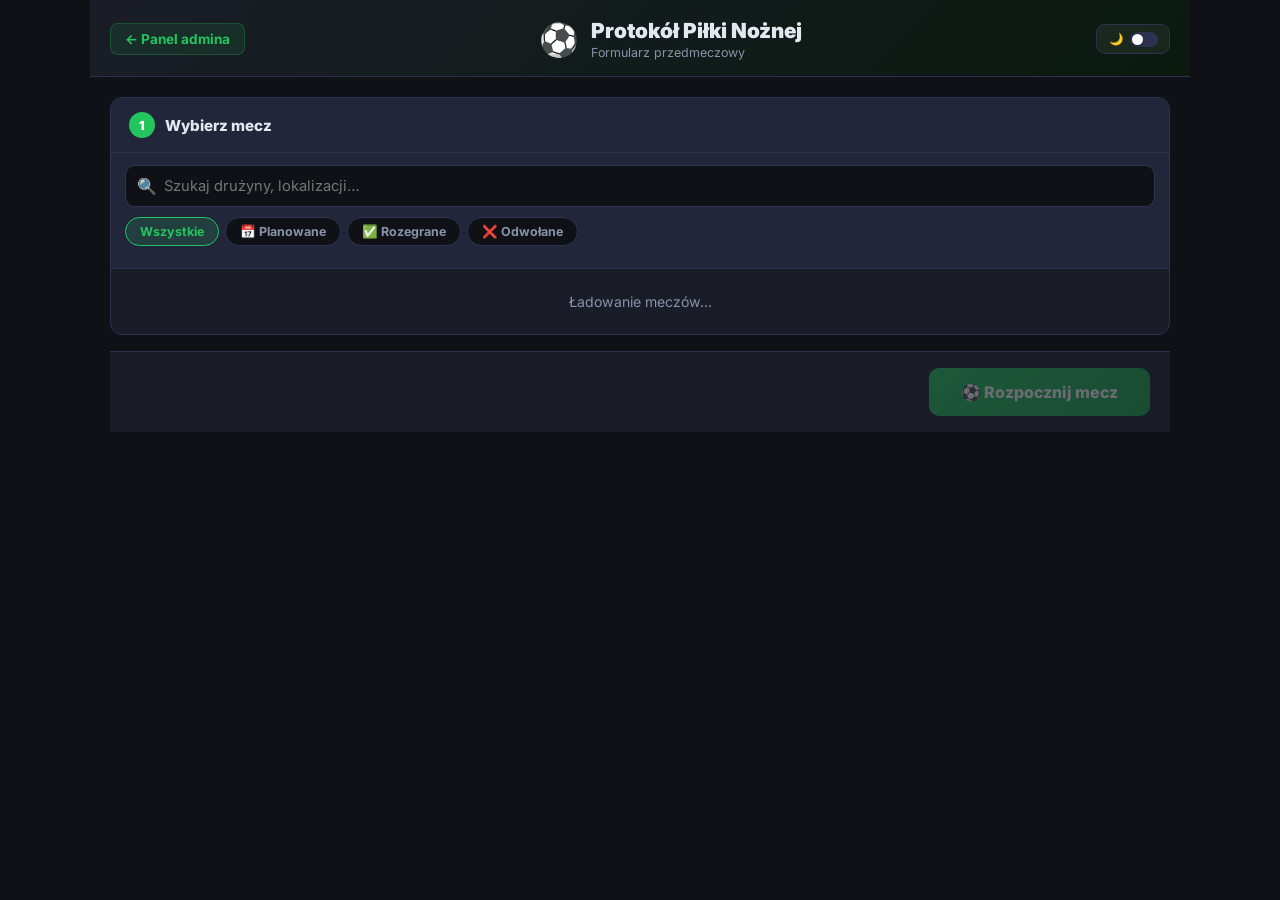
<file: protokoly/football.html>
<!DOCTYPE html>
<html lang="pl">
<head>
  <meta charset="UTF-8" />
  <meta name="viewport" content="width=device-width, initial-scale=1.0" />
  <title>Protokół Piłki Nożnej ⚽</title>
  <link rel="preconnect" href="https://fonts.googleapis.com" />
  <link href="https://fonts.googleapis.com/css2?family=Inter:wght@400;500;600;700;800;900&family=JetBrains+Mono:wght@400;700&display=swap" rel="stylesheet" />
  <link rel="stylesheet" href="football.css" />
</head>
<body>

<!-- ══════════════════════════════════════════════════════
     FORMULARZ PRZEDMECZOWY
══════════════════════════════════════════════════════ -->
<div id="view-prematch">

  <header class="pm-header">
    <a href="../admin_panel/admin.html" class="pm-back">← Panel admina</a>
    <div class="pm-header-center">
      <span class="pm-header-icon">⚽</span>
      <div>
        <h1>Protokół Piłki Nożnej</h1>
        <p>Formularz przedmeczowy</p>
      </div>
    </div>
    <button class="theme-toggle-btn" id="theme-toggle" title="Przełącz motyw">
      <span id="theme-toggle-label">🌙</span>
      <span class="theme-toggle-track"></span>
    </button>
  </header>

  <div class="pm-body">

    <!-- Krok 1: Wybór meczu -->
    <section class="pm-section">
      <div class="pm-section-title"><span class="pm-step">1</span>Wybierz mecz</div>
      <div class="pm-filter-bar">
        <div class="pm-search-wrap">
          <span class="pm-search-icon">🔍</span>
          <input type="text" id="pm-search" class="pm-search-input" placeholder="Szukaj drużyny, lokalizacji…" autocomplete="off" />
          <button class="pm-search-clear hidden" id="pm-search-clear">✕</button>
        </div>
        <div class="pm-filter-chips">
          <button class="pm-chip active" data-status="all">Wszystkie</button>
          <button class="pm-chip" data-status="Planowany">📅 Planowane</button>
          <button class="pm-chip" data-status="Rozegrany">✅ Rozegrane</button>
          <button class="pm-chip" data-status="Odwołany">❌ Odwołane</button>
        </div>
        <div class="pm-matches-meta" id="pm-matches-meta"></div>
      </div>
      <div id="pm-match-list" class="pm-match-list">
        <div class="pm-loading">Ładowanie meczów…</div>
      </div>
      <div class="pm-match-banner hidden" id="pm-banner"></div>
    </section>

    <!-- Krok 2: Obsada -->
    <section class="pm-section hidden" id="pm-sec-officials">
      <div class="pm-section-title"><span class="pm-step">2</span>Obsada meczu</div>
      <div class="pm-officials-row">
        <div class="pm-field">
          <label class="pm-label">⚖️ Sędzia główny</label>
          <select id="pm-referee" class="pm-select"><option value="">— wybierz sędziego —</option></select>
        </div>
        <div class="pm-field">
          <label class="pm-label">📋 Protokolant</label>
          <select id="pm-clerk" class="pm-select"><option value="">— wybierz protokolanta —</option></select>
        </div>
      </div>
    </section>

    <!-- Krok 2b: Info o rozegrnaym meczu -->
    <section class="pm-section hidden" id="pm-sec-played-info">
      <div class="pm-section-title" style="background:rgba(245,158,11,.08);border-color:rgba(245,158,11,.3)">
        <span class="pm-step" style="background:var(--yellow)">!</span>
        <span style="color:var(--yellow)">Mecz już rozegrany — dane historyczne</span>
      </div>
      <div id="pm-played-info-body" class="pm-played-info-body"></div>
    </section>

    <!-- Krok 3: Składy drużyn -->
    <section class="pm-section hidden" id="pm-sec-squads">
      <div class="pm-section-title"><span class="pm-step">3</span>Składy drużyn</div>
      <div class="pm-squads-grid">
        <div class="pm-squad-col">
          <div class="pm-squad-hdr">
            <span id="pm-t1-name-lbl">Drużyna 1</span>
            <button class="pm-selall-btn" id="pm-t1-selall">Zaznacz wszystkich</button>
            <span class="pm-sel-count" id="pm-t1-count">0 / 0</span>
          </div>
          <div id="pm-t1-players" class="pm-players-list"></div>
        </div>
        <div class="pm-squad-col">
          <div class="pm-squad-hdr">
            <span id="pm-t2-name-lbl">Drużyna 2</span>
            <button class="pm-selall-btn" id="pm-t2-selall">Zaznacz wszystkich</button>
            <span class="pm-sel-count" id="pm-t2-count">0 / 0</span>
          </div>
          <div id="pm-t2-players" class="pm-players-list"></div>
        </div>
      </div>
    </section>

    <div class="pm-footer-row">
      <div class="pm-validation" id="pm-validation"></div>
      <button class="pm-start-btn" id="pm-start-btn" disabled>⚽ Rozpocznij mecz</button>
    </div>

  </div>
</div>

<!-- ══════════════════════════════════════════════════════
     WIDOK MECZU
══════════════════════════════════════════════════════ -->
<div id="view-match" class="hidden">

  <!-- Topbar -->
  <div class="match-topbar">
    <div class="topbar-left">
      <span class="topbar-clock" id="topbar-clock">--:--</span>
      <span class="topbar-date"  id="topbar-date"></span>
    </div>
    <div class="topbar-center">
      <span class="topbar-match-label" id="topbar-match-label">Piłka nożna</span>
    </div>
    <div class="topbar-right">
      <span class="topbar-status" id="topbar-status">W toku</span>
      <button class="topbar-exit" id="topbar-exit">✕ Wyjdź</button>
    </div>
  </div>

  <!-- ── TABLICA WYNIKOWA ── -->
  <div class="scoreboard-row">
    <div class="sb-team sb-team--left">
      <div class="sb-name" id="sb-t1-name">—</div>
      <div class="sb-cls"  id="sb-t1-cls"></div>
    </div>
    <div class="sb-center">
      <div class="sb-score">
        <span class="sb-score-val" id="sb-score-t1">0</span>
        <span class="sb-score-sep">:</span>
        <span class="sb-score-val" id="sb-score-t2">0</span>
      </div>
      <div class="sb-period-label" id="sb-period-label">I połowa</div>
      <div class="sb-mode-badge" id="sb-mode-badge"></div>
    </div>
    <div class="sb-team sb-team--right">
      <div class="sb-name" id="sb-t2-name">—</div>
      <div class="sb-cls"  id="sb-t2-cls"></div>
    </div>
  </div>

  <!-- ── ZEGAR I POŁOWY ── -->
  <div class="clock-row">

    <!-- Zegar meczu -->
    <div class="clock-panel">
      <div class="clock-display" id="clock-display">00:00</div>
      <div class="clock-btns">
        <button class="clock-btn clock-btn--main" id="btn-clock-toggle">▶ Start</button>
        <button class="clock-btn" id="btn-clock-reset">⟳ Reset</button>
        <button class="clock-btn" id="btn-clock-manual">✏️ Ustaw</button>
      </div>
      <div class="clock-adj-row">
        <span class="clock-adj-label">Korekta:</span>
        <button class="clock-adj-btn" data-sec="-60">−1:00</button>
        <button class="clock-adj-btn" data-sec="-10">−0:10</button>
        <button class="clock-adj-btn" data-sec="-1">−1s</button>
        <button class="clock-adj-btn" data-sec="1">+1s</button>
        <button class="clock-adj-btn" data-sec="10">+0:10</button>
        <button class="clock-adj-btn" data-sec="60">+1:00</button>
      </div>
    </div>

    <!-- Zarządzanie połowami -->
    <div class="periods-panel">
      <div class="periods-label">Tryb gry</div>
      <div class="periods-list" id="periods-list"></div>
      <div class="periods-btns">
        <button class="period-ctrl-btn" id="btn-next-period">Następna połowa →</button>
        <button class="period-ctrl-btn period-ctrl-btn--et" id="btn-extra-time">⏱ Dogrywka</button>
        <button class="period-ctrl-btn period-ctrl-btn--pk" id="btn-penalties">⚽ Rzuty karne</button>
      </div>
    </div>

    <!-- Historia wyników per połowa -->
    <div class="period-scores-panel">
      <div class="periods-label">Wyniki połów</div>
      <div id="period-scores-table" class="period-scores-table"></div>
    </div>

  </div>

  <!-- ── SEKCJA DRUŻYN I ZAWODNIKÓW ── -->
  <div class="match-main">

    <!-- Drużyna 1: panel sterowania -->
    <div class="team-ctrl-col team-ctrl-col--left">
      <div class="team-ctrl-panel">
        <div class="tcp-name" id="tcp-t1-name">—</div>
        <div class="tcp-counters-grid">
          <div class="tcp-counter-item">
            <div class="tcp-counter-val" id="tc-t1-goals">0</div>
            <div class="tcp-counter-lbl">Gole</div>
          </div>
          <div class="tcp-counter-item">
            <div class="tcp-counter-val" id="tc-t1-subs">0</div>
            <div class="tcp-counter-lbl">Zmiany</div>
          </div>
          <div class="tcp-counter-item">
            <div class="tcp-counter-val" id="tc-t1-yellow">0</div>
            <div class="tcp-counter-lbl">Żółte</div>
          </div>
          <div class="tcp-counter-item">
            <div class="tcp-counter-val" id="tc-t1-red">0</div>
            <div class="tcp-counter-lbl">Czerwone</div>
          </div>
        </div>
        <div class="tcp-action-btns">
          <button class="tcp-btn" id="btn-t1-sub">🔄 Zmiana</button>
        </div>
      </div>
    </div>

    <!-- Zawodnicy T1 -->
    <div class="players-col players-col--t1">
      <div class="players-col-hdr" id="players-t1-hdr">Drużyna 1</div>
      <div class="players-col-body" id="players-t1-body"></div>
    </div>

    <!-- Zawodnicy T2 -->
    <div class="players-col players-col--t2">
      <div class="players-col-hdr" id="players-t2-hdr">Drużyna 2</div>
      <div class="players-col-body" id="players-t2-body"></div>
    </div>

    <!-- Drużyna 2: panel sterowania -->
    <div class="team-ctrl-col team-ctrl-col--right">
      <div class="team-ctrl-panel">
        <div class="tcp-name" id="tcp-t2-name">—</div>
        <div class="tcp-counters-grid">
          <div class="tcp-counter-item">
            <div class="tcp-counter-val" id="tc-t2-goals">0</div>
            <div class="tcp-counter-lbl">Gole</div>
          </div>
          <div class="tcp-counter-item">
            <div class="tcp-counter-val" id="tc-t2-subs">0</div>
            <div class="tcp-counter-lbl">Zmiany</div>
          </div>
          <div class="tcp-counter-item">
            <div class="tcp-counter-val" id="tc-t2-yellow">0</div>
            <div class="tcp-counter-lbl">Żółte</div>
          </div>
          <div class="tcp-counter-item">
            <div class="tcp-counter-val" id="tc-t2-red">0</div>
            <div class="tcp-counter-lbl">Czerwone</div>
          </div>
        </div>
        <div class="tcp-action-btns">
          <button class="tcp-btn" id="btn-t2-sub">🔄 Zmiana</button>
        </div>
      </div>
    </div>

  </div><!-- /.match-main -->

  <!-- ══════════════════════════════════════════════════════
       RZUTY KARNE — ETAP KONFIGURACJI
  ══════════════════════════════════════════════════════ -->
  <div class="pk-setup hidden" id="pk-setup">
    <div class="pk-setup-header">
      <span class="pk-setup-title">⚽ Konfiguracja rzutów karnych</span>
      <span class="pk-setup-sub" id="pk-setup-sub">Wybierz strzelców, bramkarzy i kolejność</span>
    </div>

    <div class="pk-setup-body">

      <!-- Kto zaczyna -->
      <div class="pk-setup-startwrap">
        <div class="pk-setup-label">Kto wykonuje pierwszy strzał?</div>
        <div class="pk-start-btns">
          <button class="pk-start-btn active" id="pk-start-t1" data-side="t1">—</button>
          <button class="pk-start-btn" id="pk-start-t2" data-side="t2">—</button>
        </div>
      </div>

      <!-- Dwie kolumny drużyn -->
      <div class="pk-setup-teams">

        <!-- T1 -->
        <div class="pk-setup-team-col">
          <div class="pk-setup-team-hdr">
            <span id="pk-setup-t1-name">Drużyna 1</span>
            <span class="pk-setup-count" id="pk-setup-t1-count">0 / 0</span>
          </div>

          <!-- Bramkarz -->
          <div class="pk-setup-section-lbl">🥅 Bramkarz</div>
          <div id="pk-setup-t1-gk" class="pk-setup-gk-row">
            <div class="pk-setup-gk-empty">Wybierz bramkarza ↓</div>
          </div>

          <!-- Strzelcy -->
          <div class="pk-setup-section-lbl">⚽ Strzelcy <span id="pk-t1-shooter-count" class="pk-setup-count-sm"></span></div>
          <div id="pk-setup-t1-shooters" class="pk-setup-shooter-list"></div>

          <!-- Dostępni zawodnicy -->
          <div class="pk-setup-section-lbl">Zawodnicy</div>
          <div id="pk-setup-t1-players" class="pk-setup-player-pool"></div>
        </div>

        <!-- T2 -->
        <div class="pk-setup-team-col">
          <div class="pk-setup-team-hdr">
            <span id="pk-setup-t2-name">Drużyna 2</span>
            <span class="pk-setup-count" id="pk-setup-t2-count">0 / 0</span>
          </div>

          <div class="pk-setup-section-lbl">🥅 Bramkarz</div>
          <div id="pk-setup-t2-gk" class="pk-setup-gk-row">
            <div class="pk-setup-gk-empty">Wybierz bramkarza ↓</div>
          </div>

          <div class="pk-setup-section-lbl">⚽ Strzelcy <span id="pk-t2-shooter-count" class="pk-setup-count-sm"></span></div>
          <div id="pk-setup-t2-shooters" class="pk-setup-shooter-list"></div>

          <div class="pk-setup-section-lbl">Zawodnicy</div>
          <div id="pk-setup-t2-players" class="pk-setup-player-pool"></div>
        </div>

      </div><!-- /.pk-setup-teams -->

      <div class="pk-setup-footer">
        <div class="pk-setup-validation" id="pk-setup-validation"></div>
        <button class="pk-setup-go-btn" id="pk-setup-go" disabled>⚽ Rozpocznij konkurs rzutów →</button>
      </div>

    </div>
  </div>

  <!-- ══════════════════════════════════════════════════════
       RZUTY KARNE — ETAP AKTYWNY
  ══════════════════════════════════════════════════════ -->
  <div class="pk-active hidden" id="pk-active">

    <!-- Tablica wynikowa -->
    <div class="pk-active-header">
      <div class="pk-active-team-score">
        <div class="pk-active-team-name" id="pk-active-t1-name">—</div>
        <div class="pk-active-score" id="pk-active-score-t1">0</div>
      </div>
      <div class="pk-active-center">
        <div class="pk-active-sep">:</div>
        <div class="pk-active-round-label" id="pk-active-round-label">Rzut 1</div>
      </div>
      <div class="pk-active-team-score pk-active-team-score--right">
        <div class="pk-active-score" id="pk-active-score-t2">0</div>
        <div class="pk-active-team-name" id="pk-active-t2-name">—</div>
      </div>
    </div>

    <!-- Seria rzutów — dots -->
    <div class="pk-active-series">
      <div class="pk-series-col">
        <div class="pk-series-label" id="pk-series-t1-lbl">—</div>
        <div class="pk-dots-row" id="pk-dots-t1"></div>
      </div>
      <div class="pk-series-vs">VS</div>
      <div class="pk-series-col pk-series-col--right">
        <div class="pk-series-label" id="pk-series-t2-lbl">—</div>
        <div class="pk-dots-row" id="pk-dots-t2"></div>
      </div>
    </div>

    <!-- Aktualny strzał -->
    <div class="pk-kick-card" id="pk-kick-card">
      <div class="pk-kick-phase" id="pk-kick-phase">Strzał</div>
      <div class="pk-kick-main">
        <div class="pk-kick-shooter-wrap">
          <div class="pk-kick-role">⚽ Strzelec</div>
          <div class="pk-kick-name" id="pk-kick-shooter-name">—</div>
          <div class="pk-kick-team" id="pk-kick-shooter-team">—</div>
        </div>
        <div class="pk-kick-arrow">→</div>
        <div class="pk-kick-gk-wrap">
          <div class="pk-kick-role">🥅 Bramkarz</div>
          <div class="pk-kick-name" id="pk-kick-gk-name">—</div>
          <div class="pk-kick-team" id="pk-kick-gk-team">—</div>
        </div>
      </div>
      <div class="pk-kick-btns">
        <button class="pk-kick-btn pk-kick-btn--hit" id="btn-pk-hit">✓ Trafiony</button>
        <button class="pk-kick-btn pk-kick-btn--miss" id="btn-pk-miss">✗ Niecelny / Obroniony</button>
      </div>
    </div>

    <!-- Wynik zakończony -->
    <div class="pk-finished-card hidden" id="pk-finished-card">
      <div class="pk-finished-icon">🏆</div>
      <div class="pk-finished-text" id="pk-finished-text">Zwycięzca!</div>
      <div class="pk-finished-score" id="pk-finished-score"></div>
    </div>

    <!-- Historia rzutów -->
    <div class="pk-history-wrap">
      <div class="pk-history-label">Historia rzutów</div>
      <div id="pk-history-list" class="pk-history-list"></div>
    </div>

    <!-- Cofnij / zakończ rzuty karne -->
    <div class="pk-active-footer">
      <button class="pk-ctrl-btn pk-ctrl-btn--undo" id="btn-pk-undo">↩ Cofnij rzut</button>
      <button class="pk-ctrl-btn pk-ctrl-btn--finish" id="btn-pk-finish-early">🏁 Zakończ rzuty karne</button>
    </div>

  </div>

  <!-- ── PROTOKÓŁ ── -->
  <div class="protocol-row">

    <!-- Notatka sędziego -->
    <div class="proto-panel">
      <div class="proto-panel-title">📝 Notatka sędziego</div>
      <textarea id="referee-note" class="proto-note" placeholder="Wpisz notatki sędziego…" rows="3"></textarea>
      <button class="proto-note-save" id="btn-save-note">💾 Zapisz notatkę</button>
    </div>

    <!-- Akcje protokołu -->
    <div class="proto-panel proto-panel--actions">
      <div class="proto-panel-title">⚙️ Zarządzanie</div>
      <div class="proto-actions">
        <button class="proto-btn proto-btn--undo"   id="btn-undo">↩ Cofnij akcję</button>
        <button class="proto-btn proto-btn--save"   id="btn-save">💾 Zapisz protokół</button>
        <button class="proto-btn proto-btn--finish" id="btn-finish">🏁 Zakończ mecz</button>
      </div>
    </div>

    <!-- Log akcji -->
    <div class="proto-panel proto-panel--log">
      <div class="proto-panel-title">
        📋 Historia akcji
        <span id="log-count" class="log-badge">0</span>
      </div>
      <div id="action-log" class="action-log"></div>
    </div>

  </div>

</div><!-- /#view-match -->

<!-- ══ MODAL: Ręczne ustawienie zegara ══ -->
<div class="modal-backdrop hidden" id="clock-modal-backdrop">
  <div class="modal clock-modal">
    <div class="modal-hdr">
      <span>⏱ Ustaw czas ręcznie</span>
      <button class="modal-close" id="clock-modal-close">✕</button>
    </div>
    <div class="clock-modal-body">
      <div class="clock-manual-row">
        <div class="clock-manual-field">
          <label>Minuty</label>
          <input type="number" id="clock-manual-min" class="clock-manual-input" min="0" max="999" value="0" />
        </div>
        <div class="clock-manual-sep">:</div>
        <div class="clock-manual-field">
          <label>Sekundy</label>
          <input type="number" id="clock-manual-sec" class="clock-manual-input" min="0" max="59" value="0" />
        </div>
      </div>
      <div class="confirm-btns" style="margin-top:16px">
        <button class="modal-btn ghost"   id="clock-modal-cancel">Anuluj</button>
        <button class="modal-btn primary" id="clock-modal-confirm">✓ Ustaw</button>
      </div>
    </div>
  </div>
</div>

<!-- ══ MODAL: Zakończenie połowy ══ -->
<div class="modal-backdrop hidden" id="period-backdrop">
  <div class="modal confirm-modal">
    <div class="confirm-title" id="period-modal-title">Zakończyć połowę?</div>
    <div class="confirm-body"  id="period-modal-body"></div>
    <div class="confirm-btns">
      <button class="modal-btn ghost"   id="period-cancel">Anuluj</button>
      <button class="modal-btn primary" id="period-confirm">→ Następna połowa</button>
    </div>
  </div>
</div>


<div id="toast" class="toast hidden"></div>

<!-- ══ MODAL: Wyjście z protokołu ══ -->
<div class="modal-backdrop hidden" id="exit-backdrop">
  <div class="modal confirm-modal">
    <div class="confirm-title">⚠️ Wyjść z protokołu?</div>
    <div class="confirm-body" id="exit-body">Niezapisane zmiany mogą zostać utracone. Czy na pewno chcesz wrócić do panelu admina?</div>
    <div class="confirm-btns">
      <button class="modal-btn ghost"   id="exit-cancel">Zostań</button>
      <button class="modal-btn exit"    id="exit-confirm">✕ Tak, wyjdź</button>
    </div>
  </div>
</div>

<!-- ══ MODAL: Zakończenie meczu ══ -->
<div class="modal-backdrop hidden" id="finish-backdrop">
  <div class="modal confirm-modal">
    <div class="confirm-title">🏁 Zakończyć mecz?</div>
    <div class="confirm-body"  id="finish-body"></div>
    <div class="confirm-btns">
      <button class="modal-btn ghost"   id="finish-cancel">Anuluj</button>
      <button class="modal-btn primary" id="finish-confirm">🏁 Tak, zakończ</button>
    </div>
  </div>
</div>

<div id="page-loader" class="page-loader hidden"><div class="spinner"></div></div>

<script type="module">
  import { supabase } from '../supabase-client.js';
  window.supabase = supabase;
  await new Promise((res, rej) => {
    const s = document.createElement('script');
    s.src = 'football.js'; s.onload = res; s.onerror = rej;
    document.body.appendChild(s);
  });
</script>
</body>
</html>
</file>
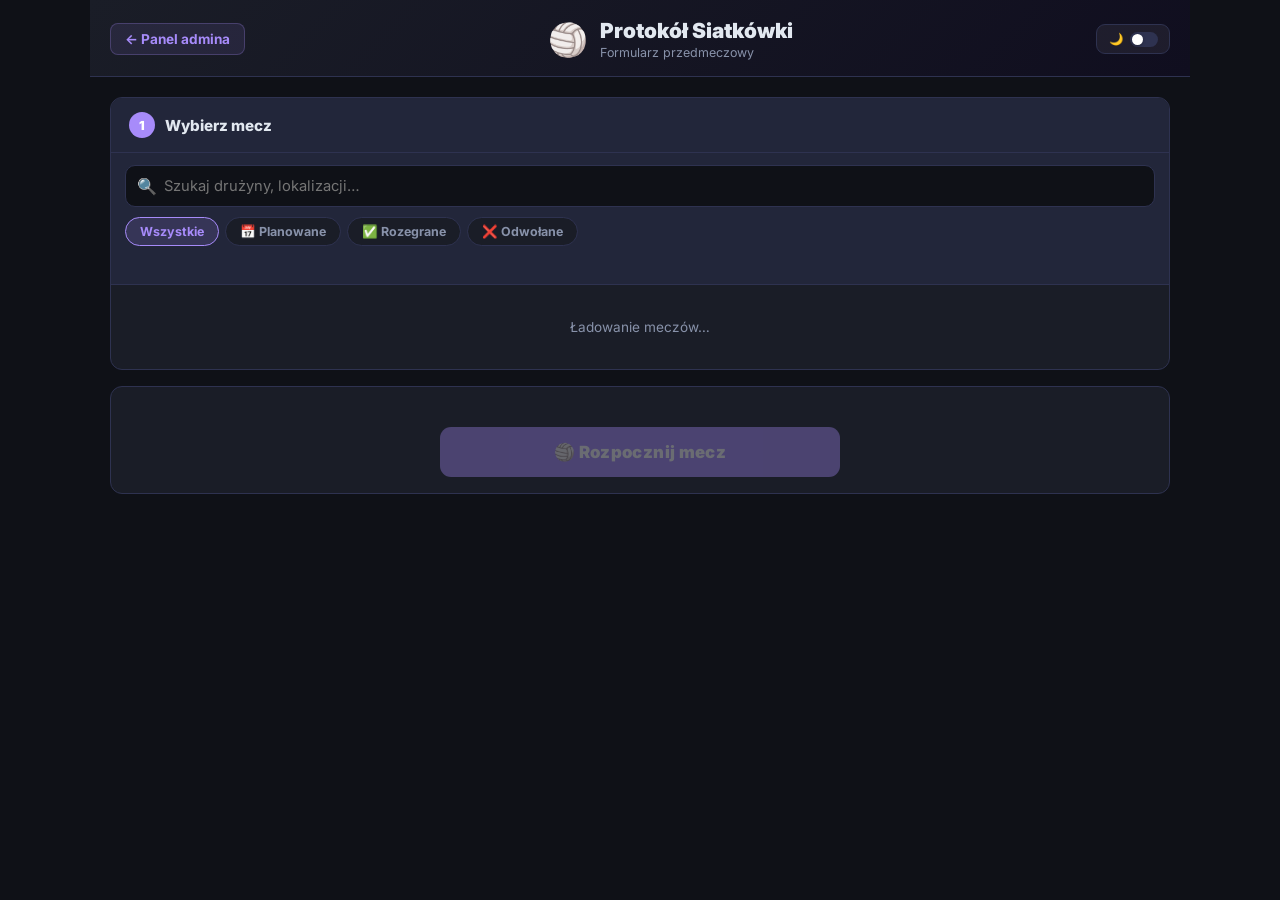
<file: protokoly/volleyball.html>
<!DOCTYPE html>
<html lang="pl">
<head>
  <meta charset="UTF-8" />
  <meta name="viewport" content="width=device-width, initial-scale=1.0" />
  <title>Protokół Siatkówki 🏐</title>
  <link rel="preconnect" href="https://fonts.googleapis.com" />
  <link href="https://fonts.googleapis.com/css2?family=Inter:wght@400;500;600;700;800;900&family=JetBrains+Mono:wght@400;700&display=swap" rel="stylesheet" />
  <link rel="stylesheet" href="volleyball.css" />
</head>
<body>

<!-- ══════════════════════════════════════════════════════
     FORMULARZ PRZEDMECZOWY
══════════════════════════════════════════════════════ -->
<div id="view-prematch">

  <header class="pm-header">
    <a href="../admin_panel/admin.html" class="pm-back">← Panel admina</a>
    <div class="pm-header-center">
      <span class="pm-header-icon">🏐</span>
      <div>
        <h1>Protokół Siatkówki</h1>
        <p>Formularz przedmeczowy</p>
      </div>
    </div>
    <button class="theme-toggle-btn" id="theme-toggle" title="Przełącz motyw">
      <span id="theme-toggle-label">🌙</span>
      <span class="theme-toggle-track"></span>
    </button>
  </header>

  <div class="pm-body">

    <!-- ── Krok 1: Wybór meczu ── -->
    <section class="pm-section">
      <div class="pm-section-title"><span class="pm-step">1</span>Wybierz mecz</div>

      <!-- Pasek wyszukiwania i filtrowania -->
      <div class="pm-filter-bar">
        <div class="pm-search-wrap">
          <span class="pm-search-icon">🔍</span>
          <input type="text" id="pm-search" class="pm-search-input" placeholder="Szukaj drużyny, lokalizacji…" autocomplete="off" />
          <button class="pm-search-clear hidden" id="pm-search-clear">✕</button>
        </div>
        <div class="pm-filter-chips" id="pm-filter-chips">
          <button class="pm-chip active" data-status="all">Wszystkie</button>
          <button class="pm-chip" data-status="Planowany">📅 Planowane</button>
          <button class="pm-chip" data-status="Rozegrany">✅ Rozegrane</button>
          <button class="pm-chip" data-status="Odwołany">❌ Odwołane</button>
        </div>
        <div class="pm-matches-meta" id="pm-matches-meta"></div>
      </div>

      <div id="pm-match-list" class="pm-match-list">
        <div class="pm-loading">Ładowanie meczów…</div>
      </div>
      <div class="pm-match-banner hidden" id="pm-banner"></div>
    </section>

    <!-- ── Krok 2: Obsada ── -->
    <section class="pm-section hidden" id="pm-sec-officials">
      <div class="pm-section-title"><span class="pm-step">2</span>Obsada meczu</div>
      <div class="pm-officials-row">
        <div class="pm-field">
          <label class="pm-label">⚖️ Sędzia główny</label>
          <select id="pm-referee" class="pm-select"><option value="">— wybierz sędziego —</option></select>
        </div>
        <div class="pm-field">
          <label class="pm-label">📋 Protokolant</label>
          <select id="pm-clerk" class="pm-select"><option value="">— wybierz protokolanta —</option></select>
        </div>
      </div>
    </section>

    <!-- Krok 2b: Info o rozegrnaym meczu -->
    <section class="pm-section hidden" id="pm-sec-played-info">
      <div class="pm-section-title" style="background:rgba(245,158,11,.08);border-color:rgba(245,158,11,.3)">
        <span class="pm-step" style="background:var(--yellow)">!</span>
        <span style="color:var(--yellow)">Mecz już rozegrany — dane historyczne</span>
      </div>
      <div id="pm-played-info-body" class="pm-played-info-body"></div>
    </section>

    <!-- ── Krok 3+4: Składy drużyn ── -->
    <section class="pm-section hidden" id="pm-sec-squads">
      <div class="pm-section-title"><span class="pm-step">3</span>Składy drużyn</div>
      <div class="pm-squads-grid">

        <!-- Drużyna 1 -->
        <div class="pm-squad-col">
          <div class="pm-squad-hdr" id="pm-t1-hdr">
            <span id="pm-t1-name-lbl">Drużyna 1</span>
            <button class="pm-selall-btn" id="pm-t1-selall">Zaznacz wszystkich</button>
            <span class="pm-sel-count" id="pm-t1-count">0 / 0</span>
          </div>
          <div id="pm-t1-players" class="pm-players-list"></div>
        </div>

        <!-- Drużyna 2 -->
        <div class="pm-squad-col">
          <div class="pm-squad-hdr" id="pm-t2-hdr">
            <span id="pm-t2-name-lbl">Drużyna 2</span>
            <button class="pm-selall-btn" id="pm-t2-selall">Zaznacz wszystkich</button>
            <span class="pm-sel-count" id="pm-t2-count">0 / 0</span>
          </div>
          <div id="pm-t2-players" class="pm-players-list"></div>
        </div>

      </div>
    </section>

    <!-- ── Start button ── -->
    <div class="pm-footer-row">
      <div class="pm-validation" id="pm-validation"></div>
      <button class="pm-start-btn" id="pm-start-btn" disabled>🏐 Rozpocznij mecz</button>
    </div>

  </div>
</div>

<!-- ══════════════════════════════════════════════════════
     WIDOK MECZU
══════════════════════════════════════════════════════ -->
<div id="view-match" class="hidden">

  <!-- Topbar -->
  <div class="match-topbar">
    <div class="topbar-left">
      <span class="topbar-clock" id="topbar-clock">--:--</span>
      <span class="topbar-date"  id="topbar-date"></span>
    </div>
    <div class="topbar-center">
      <span class="topbar-match-label" id="topbar-match-label">Siatkówka</span>
    </div>
    <div class="topbar-right">
      <span class="topbar-status" id="topbar-status">W toku</span>
      <button class="topbar-exit" id="topbar-exit" title="Wróć do panelu">✕ Wyjdź</button>
    </div>
  </div>

  <!-- ── GŁÓWNA TABLICA WYNIKOWA ── -->
  <div class="scoreboard-row">
    <div class="sb-team sb-team--left">
      <div class="sb-name" id="sb-t1-name">—</div>
      <div class="sb-cls"  id="sb-t1-cls"></div>
    </div>
    <div class="sb-scores">
      <div class="sb-sets">
        <span class="sb-sets-val" id="sb-sets-t1">0</span>
        <span class="sb-sets-sep">:</span>
        <span class="sb-sets-val" id="sb-sets-t2">0</span>
      </div>
      <div class="sb-pts">
        <span class="sb-pts-val" id="sb-pts-t1">0</span>
        <span class="sb-pts-sep">–</span>
        <span class="sb-pts-val" id="sb-pts-t2">0</span>
      </div>
      <div class="sb-set-label" id="sb-set-label">Set 1</div>
    </div>
    <div class="sb-team sb-team--right">
      <div class="sb-name" id="sb-t2-name">—</div>
      <div class="sb-cls"  id="sb-t2-cls"></div>
    </div>
  </div>

  <!-- ── HISTORIA SETÓW ── -->
  <div class="set-history-row">
    <div class="set-history-label">Historia setów:</div>
    <div id="set-history" class="set-history"></div>
  </div>

  <!-- ── GŁÓWNA SEKCJA: 3 kolumny na desktop ── -->
  <div class="match-grid">

    <!-- KOLUMNA 1: Kontrolki T1 -->
    <div class="match-col match-col--left">
      <div class="team-panel team-panel--t1">
        <div class="tp-name" id="tp-t1-name">—</div>
        <div class="tp-serve-badge hidden" id="serve-badge-t1">🏐 Serwuje</div>

        <div class="tp-counters">
          <div class="tp-counter">
            <div class="tp-counter-val" id="tc-t1-timeouts">0</div>
            <div class="tp-counter-lbl">Przerwy</div>
          </div>
          <div class="tp-counter">
            <div class="tp-counter-val" id="tc-t1-subs">0</div>
            <div class="tp-counter-lbl">Zmiany</div>
          </div>
        </div>

        <div class="tp-btn-row">
          <button class="tp-btn tp-btn--sm" id="btn-t1-timeout" title="Przerwa">⏸ Przerwa</button>
          <button class="tp-btn tp-btn--sm" id="btn-t1-sub"     title="Zmiana">🔄 Zmiana</button>
        </div>
        <button class="tp-point-btn" id="btn-t1-point">+1 punkt</button>
      </div>
    </div>

    <!-- KOLUMNA 2: Boisko -->
    <div class="match-col match-col--center">
      <div class="court-wrap">
        <div class="court-team-label" id="ct-t2-label">—</div>

        <!-- T2 top (against us) -->
        <div class="court-half court-half--t2">
          <div class="court-grid" id="court-grid-t2"></div>
          <button class="court-rotate-btn" id="btn-rotate-t2">↻ Obróć T2</button>
        </div>

        <div class="court-net">
          <div class="court-net-line"></div>
          <span class="court-net-text">— SIATKA —</span>
          <div class="court-net-line"></div>
        </div>

        <!-- T1 bottom (our side) -->
        <div class="court-half court-half--t1">
          <div class="court-grid" id="court-grid-t1"></div>
          <button class="court-rotate-btn" id="btn-rotate-t1">↻ Obróć T1</button>
        </div>

        <div class="court-team-label" id="ct-t1-label">—</div>
      </div>

      <!-- Kontrolki seta -->
      <div class="set-ctrl-row">
        <button class="set-ctrl-btn" id="btn-end-set">🏁 Zakończ seta</button>
        <button class="set-ctrl-btn set-ctrl-btn--tb" id="btn-tiebreak">⚡ Tiebreak</button>
      </div>
    </div>

    <!-- KOLUMNA 3: Kontrolki T2 -->
    <div class="match-col match-col--right">
      <div class="team-panel team-panel--t2">
        <div class="tp-name" id="tp-t2-name">—</div>
        <div class="tp-serve-badge hidden" id="serve-badge-t2">🏐 Serwuje</div>

        <div class="tp-counters">
          <div class="tp-counter">
            <div class="tp-counter-val" id="tc-t2-timeouts">0</div>
            <div class="tp-counter-lbl">Przerwy</div>
          </div>
          <div class="tp-counter">
            <div class="tp-counter-val" id="tc-t2-subs">0</div>
            <div class="tp-counter-lbl">Zmiany</div>
          </div>
        </div>

        <div class="tp-btn-row">
          <button class="tp-btn tp-btn--sm" id="btn-t2-timeout" title="Przerwa">⏸ Przerwa</button>
          <button class="tp-btn tp-btn--sm" id="btn-t2-sub"     title="Zmiana">🔄 Zmiana</button>
        </div>
        <button class="tp-point-btn" id="btn-t2-point">+1 punkt</button>
      </div>
    </div>

  </div><!-- /.match-grid -->

  <!-- ── DOLNA SEKCJA: Zawodnicy + Protokół ── -->
  <div class="bottom-grid">

    <!-- Zawodnicy T1 -->
    <div class="bottom-panel">
      <div class="bp-title" id="bp-t1-title">Zawodnicy</div>
      <div class="bp-players-list" id="bp-t1-list"></div>
    </div>

    <!-- Notatka + protokół -->
    <div class="bottom-panel bottom-panel--protocol">
      <div class="bp-title">📋 Protokół meczu</div>

      <div class="proto-note-wrap">
        <label class="proto-note-label">Notatka sędziego</label>
        <textarea id="referee-note" class="proto-note" placeholder="Wpisz notatki…" rows="3"></textarea>
        <button class="proto-note-save" id="btn-save-note">💾 Zapisz notatkę</button>
      </div>

      <div class="proto-actions">
        <button class="proto-btn proto-btn--undo"   id="btn-undo">↩ Cofnij</button>
        <button class="proto-btn proto-btn--save"   id="btn-save">💾 Zapisz</button>
        <button class="proto-btn proto-btn--finish" id="btn-finish">🏁 Zakończ mecz</button>
      </div>

      <div class="proto-log-wrap">
        <div class="proto-log-title">Historia akcji <span id="log-count" class="log-badge">0</span></div>
        <div id="action-log" class="action-log"></div>
      </div>
    </div>

    <!-- Zawodnicy T2 -->
    <div class="bottom-panel">
      <div class="bp-title" id="bp-t2-title">Zawodnicy</div>
      <div class="bp-players-list" id="bp-t2-list"></div>
    </div>

  </div><!-- /.bottom-grid -->

</div><!-- /#view-match -->

<!-- ══ MODAL: Zamiana zawodnika na boisku ══ -->
<div class="modal-backdrop hidden" id="swap-backdrop">
  <div class="modal swap-modal">
    <div class="modal-hdr">
      <span>Pozycja <strong id="swap-pos-lbl">P1</strong></span>
      <button class="modal-close" id="swap-close">✕</button>
    </div>
    <div id="swap-list" class="swap-list"></div>
  </div>
</div>

<!-- ══ MODAL: Zakończenie seta ══ -->
<div class="modal-backdrop hidden" id="endset-backdrop">
  <div class="modal confirm-modal">
    <div class="confirm-title" id="endset-title">Zakończyć seta?</div>
    <div class="confirm-body"  id="endset-body"></div>
    <div class="confirm-btns">
      <button class="modal-btn ghost"   id="endset-cancel">Anuluj</button>
      <button class="modal-btn primary" id="endset-confirm">✓ Zakończ seta</button>
    </div>
  </div>
</div>

<!-- ══ MODAL: Wyjście z protokołu ══ -->
<div class="modal-backdrop hidden" id="exit-backdrop">
  <div class="modal confirm-modal">
    <div class="confirm-title">⚠️ Wyjść z protokołu?</div>
    <div class="confirm-body" id="exit-body">Niezapisane zmiany mogą zostać utracone.</div>
    <div class="confirm-btns">
      <button class="modal-btn ghost"   id="exit-cancel">Zostań</button>
      <button class="modal-btn exit"    id="exit-confirm">✕ Tak, wyjdź</button>
    </div>
  </div>
</div>

<!-- ══ MODAL: Zakończenie meczu ══ -->
<div class="modal-backdrop hidden" id="finish-backdrop">
  <div class="modal confirm-modal">
    <div class="confirm-title">Zakończyć mecz?</div>
    <div class="confirm-body"  id="finish-body"></div>
    <div class="confirm-btns">
      <button class="modal-btn ghost"   id="finish-cancel">Anuluj</button>
      <button class="modal-btn primary" id="finish-confirm">🏁 Tak, zakończ</button>
    </div>
  </div>
</div>

<div id="toast" class="toast hidden"></div>
<div id="page-loader" class="page-loader hidden"><div class="spinner"></div></div>

<script type="module">
  import { supabase } from '../supabase-client.js';
  window.supabase = supabase;
  await new Promise((res, rej) => {
    const s = document.createElement('script');
    s.src = 'volleyball.js'; s.onload = res; s.onerror = rej;
    document.body.appendChild(s);
  });
</script>
</body>
</html>
</file>
<file: style.css>
/* ── Reset & Base ─────────────────────────────────────────────────────────── */
*, *::before, *::after { box-sizing: border-box; margin: 0; padding: 0; }

:root {
  --bg:       #0f1117;
  --bg2:      #1a1d27;
  --bg3:      #22263a;
  --border:   #2e3250;
  --accent:   #6c63ff;
  --accent2:  #a78bfa;
  --green:    #22c55e;
  --red:      #ef4444;
  --yellow:   #f59e0b;
  --orange:   #fb923c;
  --text:     #e2e8f0;
  --muted:    #8892aa;
  --radius:   12px;
  --shadow:   0 4px 24px rgba(0,0,0,.45);
  --header-h: 64px;
  --botnav-h: 64px;
}

html, body {
  height: 100%;
  font-family: 'Inter', sans-serif;
  background: var(--bg);
  color: var(--text);
  overscroll-behavior: none;
}

/* ════════════════════════════════════════════════════════════════════════════
   HEADER
════════════════════════════════════════════════════════════════════════════ */
header {
  position: sticky; top: 0; z-index: 100;
  height: var(--header-h);
  background: rgba(15,17,23,.92);
  backdrop-filter: blur(12px);
  border-bottom: 1px solid var(--border);
}
.header-inner {
  width: 100%;
  padding: 0 1.5rem; height: 100%;
  display: flex; align-items: center; gap: 2rem;
}
.logo {
  font-size: 1.1rem; font-weight: 800;
  display: flex; align-items: center; gap: .5rem; white-space: nowrap;
}
.logo-icon { font-size: 1.35rem; }

.db-status {
  font-size: .72rem; font-weight: 600; white-space: nowrap;
  padding: .28rem .7rem; border-radius: 20px; margin-left: auto;
}
.db-status.connecting { color: var(--yellow); background: rgba(245,158,11,.12); }
.db-status.ok         { color: var(--green);  background: rgba(34,197,94,.12); }
.db-status.error      { color: var(--red);    background: rgba(239,68,68,.12); }

/* ════════════════════════════════════════════════════════════════════════════
   DESKTOP NAV
════════════════════════════════════════════════════════════════════════════ */
.desktop-nav {
  display: flex; align-items: center; gap: .25rem; flex: 1;
}

.desktop-nav-group { position: relative; }

.nav-disc-btn {
  background: none; border: none; cursor: pointer;
  color: var(--muted); font-size: .875rem; font-weight: 600;
  padding: .45rem .95rem; border-radius: 8px;
  transition: color .15s, background .15s; white-space: nowrap;
  position: relative; z-index: 2;
}
.nav-disc-btn:hover { color: var(--text); background: var(--bg3); }
.nav-disc-btn.active { color: var(--accent2); background: rgba(108,99,255,.15); }

/* Desktop dropdown — opens downward */
.desktop-dropdown {
  display: none; opacity: 0;
  position: absolute; top: calc(100% + 2px); left: 0;
  background: rgba(26,29,39,.97);
  border: 1px solid var(--accent);
  border-radius: 0 10px 10px 10px;
  padding: .35rem;
  min-width: 150px;
  box-shadow: var(--shadow);
  z-index: 201;
  transition: opacity .15s;
}
.desktop-nav-group.open .desktop-dropdown {
  display: flex; flex-direction: column; opacity: 1;
}
/* active disc btn loses bottom border to merge with dropdown */
.desktop-nav-group.open .nav-disc-btn {
  color: var(--accent2);
  background: rgba(108,99,255,.15);
  border-radius: 8px 8px 0 0;
}

.dd-btn {
  background: none; border: none; cursor: pointer;
  color: var(--text); font-size: .85rem; font-weight: 500;
  padding: .55rem .85rem; border-radius: 7px; text-align: left;
  transition: background .13s, color .13s; white-space: nowrap;
}
.dd-btn:hover  { background: var(--bg3); color: var(--accent2); }
.dd-btn.active { color: var(--accent2); font-weight: 700; }

.nav-disc-btn.solo { margin-left: .25rem; }

/* ════════════════════════════════════════════════════════════════════════════
   MAIN CONTENT
════════════════════════════════════════════════════════════════════════════ */
#main-content {
  width: 100%;
  padding: 2rem 1.5rem;
  min-height: calc(100vh - var(--header-h));
}

.view { display: none; }
.view.active { display: block; }

.view-header { margin-bottom: 1.5rem; }
.view-header h1 { font-size: 1.55rem; font-weight: 800; }

/* ── Card Grid ───────────────────────────────────────────────────────────── */
.card-grid {
  display: grid;
  grid-template-columns: repeat(auto-fill, minmax(300px, 1fr));
  gap: 1rem;
}
/* ── Terminarz filters ───────────────────────────────────────────────────── */
.terminarz-filters {
  display: flex; flex-direction: column; gap: .55rem;
  margin-bottom: 1rem;
}

.tf-search-wrap {
  position: relative; display: flex; align-items: center;
}
.tf-search-icon {
  position: absolute; left: .7rem; font-size: .85rem; pointer-events: none;
  opacity: .5;
}
.tf-search {
  width: 100%; padding: .5rem .7rem .5rem 2.1rem;
  background: var(--bg2); border: 1px solid var(--border);
  border-radius: 8px; color: var(--text); font-size: .85rem;
  font-family: inherit; outline: none;
  transition: border-color .15s;
}
.tf-search:focus { border-color: var(--accent); }
.tf-search::placeholder { color: var(--muted); }
.tf-clear-btn {
  position: absolute; right: .55rem;
  background: none; border: none; cursor: pointer;
  color: var(--muted); font-size: .8rem; padding: .2rem .3rem;
  border-radius: 4px; opacity: 0;
  transition: opacity .15s, color .15s;
}
.tf-clear-btn:hover { color: var(--text); }

.tf-chips {
  display: flex; flex-wrap: wrap; gap: .35rem;
}
.tf-chip {
  background: var(--bg2); border: 1px solid var(--border);
  color: var(--muted); font-size: .7rem; font-weight: 600;
  padding: .28rem .7rem; border-radius: 20px; cursor: pointer;
  font-family: inherit; transition: all .15s; white-space: nowrap;
}
.tf-chip:hover { border-color: var(--accent2); color: var(--text); }
.tf-chip--active {
  background: rgba(108,99,255,.18); border-color: var(--accent);
  color: var(--accent2);
}

@media (max-width: 767px) {
  .tf-chips { gap: .28rem; }
  .tf-chip  { font-size: .65rem; padding: .24rem .58rem; }
}

/* Terminarz — jedna kolumna na pełną szerokość */
#terminarz-list {
  display: flex; flex-direction: column; gap: .75rem;
}
#wyniki-list {
  display: flex; flex-direction: column; gap: .75rem;
}

/* ── Schedule — date separator ───────────────────────────────────────────── */
.sched-date-sep {
  display: flex; align-items: center; gap: .55rem;
  padding: .9rem 0 .35rem;
}
.sched-date-sep:first-child { padding-top: 0; }
.sched-sep-day  {
  font-size: .67rem; font-weight: 800; text-transform: uppercase;
  letter-spacing: .08em; color: var(--accent2);
}
.sched-sep-date { font-size: .8rem; font-weight: 600; color: var(--muted); }

/* — Today highlight */
.sched-date-sep--today {
  padding-left: .7rem;
  border-left: 3px solid var(--accent);
  background: linear-gradient(90deg, rgba(108,99,255,.09) 0%, transparent 65%);
  border-radius: 0 6px 6px 0;
}
.sched-date-sep--today .sched-sep-day  { color: var(--accent2); }
.sched-date-sep--today .sched-sep-date { color: var(--text); }
.sched-today-pill {
  font-size: .58rem; font-weight: 900; letter-spacing: .1em;
  background: var(--accent); color: #fff;
  padding: .13rem .42rem; border-radius: 4px;
  text-transform: uppercase; flex-shrink: 0;
}

/* ── Today line — horizontal divider at current date position ───────────── */
.sched-today-line {
  display: flex; align-items: center; gap: .7rem;
  margin: .5rem 0;
  user-select: none;
}
.sched-today-line-bar {
  flex: 1; height: 2px;
  background: linear-gradient(90deg, transparent, var(--accent) 30%, var(--accent) 70%, transparent);
  border-radius: 2px;
  opacity: .7;
}
.sched-today-line-label {
  font-size: .65rem; font-weight: 800; white-space: nowrap;
  color: var(--accent2);
  background: rgba(108,99,255,.12);
  border: 1px solid rgba(108,99,255,.3);
  padding: .28rem .7rem; border-radius: 20px;
  letter-spacing: .03em;
}


/* ── Schedule Card ───────────────────────────────────────────────────────── */
.sched-card-wrapper {
  border-radius: var(--radius);
  overflow: hidden;
  border: 1px solid var(--border);
  transition: border-color .18s, box-shadow .18s;
}
.sched-card-wrapper:hover,
.sched-card-wrapper.expanded {
  border-color: var(--accent);
  box-shadow: 0 2px 14px rgba(108,99,255,.14);
}

.sched-card {
  background: var(--bg2);
  padding: .65rem .95rem .55rem;
  cursor: pointer;
  transition: background .15s;
}
.sched-card:hover { background: var(--bg3); }
.sched-card-wrapper.expanded .sched-card { background: var(--bg3); }

/* Card top row: match type + status */
.sched-card-header {
  display: flex; justify-content: space-between; align-items: center;
  margin-bottom: .25rem;
}
.sched-match-type {
  font-size: .63rem; font-weight: 700; letter-spacing: .04em;
  text-transform: uppercase;
  padding: .22rem .55rem; border-radius: 6px;
  background: rgba(34,197,94,.13); color: var(--green);
  border: 1px solid rgba(34,197,94,.3);
}

.sched-matchup {
  display: grid;
  grid-template-columns: 1fr auto 1fr;
  align-items: center;
  gap: .35rem;
}

/* Drużyny */
.sched-team {
  display: flex; flex-direction: column;
  align-items: center; text-align: center; gap: .08rem;
}
.sched-team-row {
  display: flex; align-items: center; justify-content: center;
  flex-wrap: wrap; gap: .25rem;
}
.sched-team-name  { font-size: .85rem; font-weight: 700; line-height: 1.2; }
.sched-team-class {
  font-size: .58rem; font-weight: 700; letter-spacing: .04em;
  color: var(--muted); background: rgba(255,255,255,.07);
  border: 1px solid rgba(255,255,255,.1);
  padding: .05rem .3rem; border-radius: 4px;
  white-space: nowrap;
}

/* ── Zwycięzca / przegrany ───────────────────────────────────────────────── */
.sched-team--winner {
  position: relative;
}
.sched-team--winner::before {
  content: '';
  position: absolute; inset: -6px -10px;
  background: radial-gradient(ellipse at center, rgba(245,193,40,.18) 0%, transparent 70%);
  border-radius: 10px;
  pointer-events: none;
  animation: winner-glow-bg 2.5s ease-in-out infinite;
}
@keyframes winner-glow-bg {
  0%, 100% { opacity: .7; }
  50%       { opacity: 1; }
}

.sched-team--winner .sched-team-name {
  color: #fcd34d;
  font-weight: 800;
  text-shadow:
    0 0 8px rgba(252,211,77,.9),
    0 0 20px rgba(252,180,30,.6),
    0 0 1px rgba(255,255,255,.5);
  animation: winner-shimmer 2.5s ease-in-out infinite;
}
@keyframes winner-shimmer {
  0%, 100% {
    text-shadow:
      0 0 6px rgba(252,211,77,.8),
      0 0 16px rgba(252,180,30,.5);
  }
  50% {
    text-shadow:
      0 0 10px rgba(252,211,77,1),
      0 0 28px rgba(255,200,40,.8),
      0 0 2px rgba(255,255,200,.6);
  }
}
.sched-team--winner .sched-team-class {
  color: #fcd34d;
  border-color: rgba(252,211,77,.45);
  background: rgba(252,211,77,.12);
}

.sched-team--loser .sched-team-name  { color: var(--muted); opacity: .55; }
.sched-team--loser .sched-team-class { opacity: .35; }

.sched-win-icon {
  font-size: .95rem;
  line-height: 1;
  animation: crown-bounce 1.8s ease-in-out infinite;
  filter: drop-shadow(0 0 6px rgba(252,211,77,.9));
}
@keyframes crown-bounce {
  0%, 100% { transform: translateY(0)   scale(1);    filter: drop-shadow(0 0 5px rgba(252,211,77,.8)); }
  40%       { transform: translateY(-2px) scale(1.15); filter: drop-shadow(0 0 10px rgba(252,211,77,1)); }
  60%       { transform: translateY(-1px) scale(1.08); filter: drop-shadow(0 0 8px rgba(255,220,60,1)); }
}


/* Środek: wynik + meta — wszystko wycentrowane kolumnowo */
.sched-center {
  display: flex; flex-direction: column; align-items: center; gap: .2rem;
  min-width: 95px;
}
.sched-score { display: flex; align-items: center; gap: .18rem; }
.sched-score-num {
  font-size: 1.45rem; font-weight: 900;
  min-width: 1.2rem; text-align: center;
  color: var(--text); line-height: 1;
}
.sched-score-num--win   { color: var(--green); }
.sched-score-num--lose  { color: var(--muted); }
.sched-score-sep { font-size: 1.1rem; font-weight: 300; color: var(--border); line-height: 1; }

.sched-score--empty .sched-vs {
  font-size: .95rem; font-weight: 900; color: var(--muted);
  letter-spacing: .12em; padding: .05rem 0;
}

/* Meta info: inline + wycentrowane */
.sched-center-meta {
  display: flex; flex-wrap: wrap; justify-content: center; align-items: center;
  gap: .08rem .4rem;
  font-size: .64rem; color: var(--muted);
}
.sched-meta-item { white-space: nowrap; display: flex; align-items: center; gap: .3rem; }

.meta-icon {
  width: 13px;
  height: 13px;
  flex-shrink: 0;
  display: inline-block;
  vertical-align: middle;
}
.meta-icon--cal   { color: #60a5fa; }   /* niebieski — kalendarz */
.meta-icon--clock { color: #a78bfa; }   /* fioletowy — zegar     */

.sched-sets {
  display: flex; gap: .28rem; justify-content: center; flex-wrap: wrap;
  margin-top: .25rem;
}
.sched-set {
  font-size: .72rem; font-weight: 700; color: var(--muted);
  background: var(--bg3); border: 1px solid var(--border);
  padding: .1rem .32rem; border-radius: 4px;
  display: flex; align-items: center; gap: .08rem;
  line-height: 1.4;
}
.sched-set-t1w { color: var(--green); }
.sched-set-t1l { color: var(--muted); }
.sched-set-t2w { color: var(--green); }
.sched-set-t2l { color: var(--muted); }
.sched-set-sep { color: var(--border); font-weight: 400; margin: 0 .05rem; }
.sched-shootout {
  font-size: .6rem; color: var(--muted); font-weight: 600;
  background: var(--bg3); padding: .08rem .35rem; border-radius: 3px;
}

/* Card footer — expand hint, centered */
.sched-card-footer {
  display: flex; justify-content: center; align-items: center;
  margin-top: .45rem; padding-top: .4rem;
  border-top: 1px solid rgba(46,50,80,.55);
}
.sched-expand-hint {
  font-size: .65rem; font-weight: 600;
  color: var(--accent2); opacity: .55;
  transition: opacity .15s; user-select: none;
}
.sched-card:hover .sched-expand-hint,
.sched-card-wrapper.expanded .sched-expand-hint { opacity: 1; }

/* ── Inline detail panel — renders BELOW card ────────────────────────────── */
.sched-detail-panel {
  max-height: 0; overflow: hidden;
  background: #0c0f1d;
  transition: max-height .38s cubic-bezier(.4,0,.2,1);
}
.sched-detail-panel.open {
  max-height: 2600px;
  border-top: 1px solid var(--border);
}

.sched-detail-loading {
  display: flex; align-items: center; gap: .6rem;
  padding: .9rem 1.1rem; color: var(--muted); font-size: .8rem;
}
.spinner-sm {
  width: 14px; height: 14px; border-radius: 50%;
  border: 2px solid var(--border); border-top-color: var(--accent);
  animation: spin .7s linear infinite; flex-shrink: 0;
}

.sched-detail-inner { padding: .8rem .95rem .95rem; }

.sched-det-section { margin-bottom: .85rem; }
.sched-det-section:last-child { margin-bottom: 0; }

.sched-det-title {
  font-size: .62rem; font-weight: 800; text-transform: uppercase;
  letter-spacing: .08em; color: var(--accent2); margin-bottom: .45rem;
  display: flex; align-items: center; gap: .3rem;
}

.sched-det-grid {
  display: grid;
  grid-template-columns: repeat(auto-fill, minmax(130px, 1fr));
  gap: .3rem .5rem;
}
.sched-det-item {
  background: rgba(255,255,255,.02); border: 1px solid rgba(46,50,80,.65);
  border-radius: 6px; padding: .35rem .55rem;
}
.sched-det-label {
  font-size: .58rem; color: var(--muted); font-weight: 600;
  text-transform: uppercase; letter-spacing: .05em; margin-bottom: .1rem;
}
.sched-det-val { font-size: .8rem; font-weight: 600; color: var(--text); }

/* ── Widok meczu planowanego — 4 prostokąty na 100% szerokości ─────────── */
.sched-planned-grid {
  display: grid;
  grid-template-columns: repeat(4, 1fr);
  gap: .5rem;
}
.sched-planned-item {
  background: rgba(255,255,255,.03);
  border: 1px solid rgba(46,50,80,.65);
  border-radius: 8px;
  padding: .65rem .75rem;
  min-width: 0;
}
.sched-planned-label {
  font-size: .58rem;
  color: var(--muted);
  font-weight: 700;
  text-transform: uppercase;
  letter-spacing: .06em;
  margin-bottom: .2rem;
  white-space: nowrap;
  overflow: hidden;
  text-overflow: ellipsis;
}
.sched-planned-val {
  font-size: .88rem;
  font-weight: 700;
  color: var(--text);
  white-space: nowrap;
  overflow: hidden;
  text-overflow: ellipsis;
}
@media (max-width: 520px) {
  .sched-planned-grid { grid-template-columns: repeat(2, 1fr); }
}

.sched-sets-row { display: flex; flex-wrap: wrap; gap: .4rem; }
.sched-set-card {
  background: rgba(108,99,255,.07); border: 1px solid rgba(108,99,255,.22);
  border-radius: 7px; padding: .35rem .7rem; text-align: center; min-width: 62px;
}
.sched-set-num { font-size: .6rem; color: var(--muted); font-weight: 700; text-transform: uppercase; margin-bottom: .15rem; }
.sched-set-result { display: flex; align-items: center; gap: .25rem; justify-content: center; font-size: .95rem; font-weight: 800; }
.sched-set-win  { color: var(--green); }
.sched-set-lose { color: var(--muted); }
.sched-set-colon { color: var(--border); font-weight: 400; }

.sched-det-table { width: 100%; border-collapse: collapse; font-size: .79rem; }
.sched-det-table th {
  text-align: left; padding: .35rem .55rem; font-size: .64rem;
  font-weight: 800; text-transform: uppercase; letter-spacing: .06em;
  color: var(--muted); border-bottom: 1px solid var(--border);
}
.sched-det-table td {
  padding: .4rem .55rem; border-bottom: 1px solid rgba(255,255,255,.035);
  vertical-align: middle;
}
.sched-det-table tr:last-child td { border-bottom: none; }
.sched-det-table tr:hover td { background: rgba(108,99,255,.04); }

.captain-badge {
  display: inline-block; font-size: .58rem; font-weight: 800;
  background: rgba(245,158,11,.2); color: var(--yellow);
  border-radius: 3px; padding: .03rem .28rem; vertical-align: middle;
}
.sched-det-note {
  font-size: .8rem; color: var(--muted); line-height: 1.6;
  background: rgba(255,255,255,.025); border-left: 3px solid var(--accent);
  border-radius: 0 5px 5px 0; padding: .55rem .8rem;
}

/* mobile */
@media (max-width: 767px) {
  .sched-team-name { font-size: .8rem; }
  .sched-score-num { font-size: 1.25rem; }
  .sched-card { padding: .6rem .85rem .5rem; }
  .sched-det-grid { grid-template-columns: repeat(2, 1fr); }
}





.match-card-top {
  display: flex; justify-content: space-between; align-items: center;
  margin-bottom: .75rem;
}
.discipline-badge {
  font-size: .68rem; font-weight: 700; letter-spacing: .04em; text-transform: uppercase;
  padding: .22rem .55rem; border-radius: 6px;
}
.disc-football   { background: rgba(34,197,94,.15);  color: var(--green); }
.disc-basketball { background: rgba(249,115,22,.15); color: var(--orange); }
.disc-volleyball { background: rgba(167,139,250,.15);color: var(--accent2); }

.status-badge {
  font-size: .68rem; font-weight: 600; padding: .22rem .55rem; border-radius: 6px;
}
.status-Planowany { background: rgba(245,158,11,.15); color: var(--yellow); }
.status-Rozegrany { background: rgba(34,197,94,.15);  color: var(--green); }
.status-Walkower  { background: rgba(239,68,68,.15);  color: var(--red); }
.status-Odwołany  { background: rgba(100,116,139,.15);color: var(--muted); }

.match-teams {
  display: flex; align-items: center; justify-content: space-between;
  gap: .5rem; margin-bottom: .75rem;
}
.team-name { font-weight: 700; font-size: .92rem; flex: 1; text-align: center; line-height: 1.25; }
.score-box {
  font-size: 1.55rem; font-weight: 800; color: var(--accent2);
  padding: .1rem .6rem; background: var(--bg3); border-radius: 8px; white-space: nowrap;
}
.score-vs { font-size: .8rem; color: var(--muted); font-weight: 600; }
.match-meta { display: flex; gap: .75rem; font-size: .76rem; color: var(--muted); flex-wrap: wrap; }

/* ── Wyniki — sekcje ─────────────────────────────────────────────────────── */
.wyniki-section {
  margin: 0 0 2.5rem;
}
.wyniki-section-title {
  font-size: .78rem; font-weight: 800; text-transform: uppercase;
  letter-spacing: .07em; color: var(--accent2);
  margin-bottom: .85rem;
  display: flex; align-items: center; gap: .5rem;
}

/* sekcja drabinki — pełna szerokość, scroll poziomy */
.wyniki-bracket-wrap {
  overflow-x: auto;
  overflow-y: visible;
  padding-bottom: 1.5rem;
  -webkit-overflow-scrolling: touch;
}

/* sekcja tabeli — pełna szerokość */
.wyniki-section--table {
  width: 100%;
}

/* ── Bracket — pełny wizualny SVG ───────────────────────────────────────── */
.bracket-outer {
  position: relative;
  display: inline-block;
  min-width: 100%;
}

.bracket-svg {
  display: block;
  position: absolute;
  top: 0; left: 0;
  pointer-events: none;
  overflow: visible;
}

.bracket-cards-layer {
  position: relative;
}

/* nagłówek rundy */
.bracket-round-label {
  font-size: .65rem; font-weight: 800; text-transform: uppercase;
  letter-spacing: .09em; color: var(--accent2);
  background: rgba(108,99,255,.1);
  border: 1px solid rgba(108,99,255,.25);
  border-radius: 6px; text-align: center;
  padding: .28rem .5rem;
}

/* karta meczu */
.bc-card {
  background: var(--bg2);
  border: 1px solid var(--border);
  border-radius: 10px;
  overflow: hidden;
  cursor: pointer;
  transition: border-color .18s, box-shadow .18s, transform .15s;
  box-shadow: 0 2px 8px rgba(0,0,0,.3);
}
.bc-card:hover {
  border-color: var(--accent);
  box-shadow: 0 4px 20px rgba(108,99,255,.25);
  transform: translateY(-1px);
}

.bc-team {
  display: flex; align-items: center; justify-content: space-between;
  padding: .38rem .65rem; gap: .4rem;
  border-bottom: 1px solid var(--border);
}
.bc-team:last-of-type { border-bottom: none; }
.bc-name {
  font-size: .8rem; font-weight: 600; flex: 1;
  white-space: nowrap; overflow: hidden; text-overflow: ellipsis;
  color: var(--muted);
}
.bc-score {
  font-size: .92rem; font-weight: 900;
  min-width: 1.4rem; text-align: right;
  color: var(--muted);
}
.bc-win { background: rgba(34,197,94,.08); }
.bc-win .bc-name  { color: var(--text); font-weight: 700; }
.bc-win .bc-score { color: var(--green); }
.bc-lose .bc-name  { opacity: .55; }
.bc-lose .bc-score { opacity: .55; }

.bc-sub {
  font-size: .6rem; color: var(--muted); font-weight: 600;
  text-align: center; padding: .15rem .4rem;
  background: var(--bg3); border-bottom: 1px solid var(--border);
}
.bc-footer {
  display: flex; align-items: center; gap: .4rem; flex-wrap: wrap;
  padding: .3rem .65rem;
  background: var(--bg3);
  font-size: .65rem; color: var(--muted);
}
.bc-date, .bc-loc { font-size: .64rem; }

/* ── Standings — tabela ligowa ───────────────────────────────────────────── */
.standings-wrap { overflow-x: auto; }
.standings-table {
  width: 100%; border-collapse: collapse;
  background: var(--bg2); border-radius: var(--radius); overflow: hidden;
  box-shadow: var(--shadow); min-width: 480px;
}
.standings-table th {
  background: var(--bg3); padding: .7rem 1rem;
  font-size: .72rem; font-weight: 700; text-transform: uppercase;
  letter-spacing: .05em; color: var(--muted); text-align: center;
}
.standings-table th:nth-child(2),
.standings-table th:nth-child(3) { text-align: left; }
.standings-table td {
  padding: .7rem 1rem; border-top: 1px solid var(--border);
  text-align: center; font-size: .9rem;
}
.standings-table td:nth-child(2) { font-weight: 700; text-align: left; }
.standings-table td:nth-child(3) { text-align: left; color: var(--muted); font-size: .8rem; }
.standings-table tr:hover td     { background: var(--bg3); }

.rank-num { font-weight: 700; color: var(--muted); }
.rank-1   { color: #fbbf24; font-weight: 800; }
.rank-2   { color: #94a3b8; font-weight: 800; }
.rank-3   { color: #b45309; font-weight: 800; }
.pts-cell { font-weight: 800; color: var(--accent2); }
.gd-pos   { color: var(--green); }
.gd-neg   { color: var(--red); }

/* ── Scorers ─────────────────────────────────────────────────────────────── */
.scorers-table {
  width: 100%; border-collapse: collapse;
  background: var(--bg2); border-radius: var(--radius); overflow: hidden; box-shadow: var(--shadow);
}
.scorers-table th {
  background: var(--bg3); padding: .7rem 1rem;
  font-size: .72rem; font-weight: 700; text-transform: uppercase;
  letter-spacing: .05em; color: var(--muted); text-align: left;
}
.scorers-table td   { padding: .7rem 1rem; border-top: 1px solid var(--border); font-size: .9rem; }
.scorers-table tr:hover td { background: var(--bg3); }
.scorer-pts { font-weight: 800; color: var(--accent2); }

/* ── Scorers Rank Table ───────────────────────────────────────────────────── */
.scorers-table-wrap {
  overflow-x: auto;
  -webkit-overflow-scrolling: touch;
  border-radius: var(--radius);
  border: 1px solid var(--border);
}

.scorers-rank-table {
  border-collapse: collapse;
  width: 100%;
  font-size: .85rem;
  background: var(--bg2);
}

.scorers-rank-table th,
.scorers-rank-table td {
  padding: .5rem .7rem;
  white-space: nowrap;
  border-bottom: 1px solid var(--border);
}

/* header */
.scorers-rank-table thead th {
  background: var(--bg3);
  font-size: .72rem; font-weight: 700;
  text-transform: uppercase; letter-spacing: .05em;
  color: var(--muted);
  position: sticky; top: 0; z-index: 2;
}

.scorers-rank-table tbody tr:last-child td { border-bottom: none; }
.scorers-rank-table tbody tr:hover td { background: rgba(255,255,255,.03); }

/* sticky: pozycja */
.sr-pos {
  position: sticky; left: 0; z-index: 1;
  background: var(--bg2);
  text-align: center;
  min-width: 3.5rem;
  font-weight: 700; color: var(--muted);
  border-right: 1px solid var(--border);
}
thead .sr-pos { background: var(--bg3); z-index: 3; }

/* sticky: zawodnik */
.sr-name {
  position: sticky; left: 3.5rem; z-index: 1;
  background: var(--bg2);
  font-weight: 600;
  min-width: 130px; max-width: 180px;
  overflow: hidden; text-overflow: ellipsis;
  border-right: 1px solid var(--border);
}
thead .sr-name { background: var(--bg3); z-index: 3; }

/* klasa */
.sr-class {
  text-align: center; min-width: 3rem;
  font-weight: 700;
  border-right: 1px solid var(--border);
}

/* mecze */
.sr-match {
  text-align: center; min-width: 2.8rem;
  border-right: 1px solid var(--border);
}
.sr-empty { color: var(--border); }
.sr-zero  { color: var(--muted); }
.sr-pts   { color: var(--text); font-weight: 700; }

/* suma — sticky prawa */
.sr-total {
  position: sticky; right: 0; z-index: 1;
  background: var(--bg2);
  text-align: center; min-width: 3rem;
  font-weight: 800; color: var(--text);
  border-left: 1px solid var(--border);
}
thead .sr-total { background: var(--bg3); z-index: 3; }

/* top 3 */
.sr-top-1 .sr-pos { color: #fbbf24; font-size: 1rem; }
.sr-top-2 .sr-pos { color: #94a3b8; font-size: 1rem; }
.sr-top-3 .sr-pos { color: #cd7f32; font-size: 1rem; }

/* ── zawodnicy lista ─────────────────────────────────────────────────────── */
#zawodnicy-list {
  display: flex; flex-direction: column; gap: .65rem;
}

@media (max-width: 767px) {
  .scorers-rank-table th,
  .scorers-rank-table td { padding: .42rem .5rem; font-size: .78rem; }
  .sr-name  { min-width: 100px; max-width: 130px; left: 3rem; }
  .sr-pos   { min-width: 3rem; }
  .sr-match { min-width: 2.4rem; }
}


/* ════════════════════════════════════════════════════════════════════════════
   TEAM PROFILE
════════════════════════════════════════════════════════════════════════════ */
.team-profile-layout {
  display: flex; gap: 1.5rem; align-items: flex-start;
}

/* ── Sidebar ─────────────────────────────────────────────────────────────── */
.teams-sidebar {
  width: 220px; flex-shrink: 0;
  background: var(--bg2); border: 1px solid var(--border);
  border-radius: var(--radius);
  position: sticky; top: calc(var(--header-h) + 1rem);
  max-height: calc(100vh - var(--header-h) - 2rem);
  overflow-y: auto;
}
.teams-sidebar-title {
  font-size: .7rem; font-weight: 700; text-transform: uppercase;
  letter-spacing: .07em; color: var(--muted);
  padding: .85rem 1rem .5rem;
  border-bottom: 1px solid var(--border);
}
.sidebar-team-btn {
  display: flex; align-items: center; gap: .65rem;
  width: 100%; background: none; border: none; cursor: pointer;
  color: var(--text); font-size: .85rem; font-weight: 500;
  padding: .6rem 1rem; text-align: left;
  border-bottom: 1px solid var(--border);
  transition: background .13s, color .13s;
  -webkit-tap-highlight-color: transparent;
}
.sidebar-team-btn:last-child { border-bottom: none; }
.sidebar-team-btn:hover  { background: var(--bg3); }
.sidebar-team-btn.active { background: rgba(108,99,255,.15); color: var(--accent2); font-weight: 700; }
.sidebar-team-btn .s-logo {
  width: 28px; height: 28px; border-radius: 6px;
  background: var(--bg3); border: 1px solid var(--border);
  display: flex; align-items: center; justify-content: center;
  font-size: .65rem; font-weight: 800; color: var(--accent2);
  flex-shrink: 0; letter-spacing: -.02em;
}
.sidebar-team-btn.active .s-logo { background: rgba(108,99,255,.25); border-color: var(--accent); }
.sidebar-team-btn .s-info { display: flex; flex-direction: column; gap: .1rem; min-width: 0; }
.sidebar-team-btn .s-name { white-space: nowrap; overflow: hidden; text-overflow: ellipsis; }
.sidebar-team-btn .s-class { font-size: .68rem; color: var(--muted); font-weight: 500; }

/* ── Main profile ────────────────────────────────────────────────────────── */
.team-profile-main { flex: 1; min-width: 0; display: flex; flex-direction: column; gap: 1.25rem; }

/* header karty */
.tp-header {
  background: var(--bg2); border: 1px solid var(--border);
  border-radius: var(--radius); padding: 1.5rem;
  display: flex; align-items: center; gap: 1.25rem;
}
.tp-logo {
  width: 72px; height: 72px; border-radius: 14px;
  background: var(--bg3); border: 2px solid var(--border);
  display: flex; align-items: center; justify-content: center;
  font-size: 1.35rem; font-weight: 900; color: var(--accent2);
  flex-shrink: 0; letter-spacing: -.03em;
}
.tp-info h2 { font-size: 1.35rem; font-weight: 800; margin-bottom: .3rem; }
.tp-info .tp-class {
  display: inline-block; font-size: .78rem; font-weight: 700;
  background: rgba(108,99,255,.2); color: var(--accent2);
  padding: .22rem .6rem; border-radius: 6px;
}

/* sekcja */
.tp-section {
  background: var(--bg2); border: 1px solid var(--border);
  border-radius: var(--radius); overflow: hidden;
}
.tp-section-title {
  font-size: .7rem; font-weight: 700; text-transform: uppercase;
  letter-spacing: .07em; color: var(--muted);
  padding: .75rem 1.1rem;
  border-bottom: 1px solid var(--border);
  background: var(--bg3);
}

/* statystyki dyscyplin — karty W/D/L */
.disc-stats-grid {
  display: grid; grid-template-columns: repeat(3,1fr);
  gap: 0; 
}
.disc-stat-card {
  padding: .9rem 1rem; text-align: center;
  border-right: 1px solid var(--border);
}
.disc-stat-card:last-child { border-right: none; }
.disc-stat-emoji { font-size: 1.3rem; margin-bottom: .35rem; }
.disc-stat-name  { font-size: .68rem; color: var(--muted); font-weight: 600; margin-bottom: .6rem; }
.disc-wdl {
  display: flex; justify-content: center; gap: .5rem;
}
.disc-wdl-item { display: flex; flex-direction: column; align-items: center; gap: .1rem; }
.disc-wdl-num  { font-size: 1.1rem; font-weight: 800; line-height: 1; }
.disc-wdl-lbl  { font-size: .58rem; text-transform: uppercase; letter-spacing: .05em; color: var(--muted); }
.wdl-w { color: var(--green); }
.wdl-d { color: var(--yellow); }
.wdl-l { color: var(--red); }

/* tabela zawodników */
.tp-players-table {
  width: 100%; border-collapse: collapse; font-size: .82rem;
}
.tp-players-table th {
  background: var(--bg3); padding: .55rem .85rem;
  font-size: .65rem; font-weight: 700; text-transform: uppercase;
  letter-spacing: .05em; color: var(--muted); text-align: center;
  border-bottom: 1px solid var(--border);
  white-space: nowrap;
}
.tp-players-table td {
  padding: .55rem .85rem; border-top: 1px solid var(--border);
  white-space: nowrap;
}
.tp-players-table tr:hover td { background: var(--bg3); }
.tp-cap  { color: var(--yellow); font-size: .75rem; }
.tp-cap-badge {
  display: inline-block; font-size: .7rem; font-weight: 800;
  color: var(--yellow); background: rgba(245,158,11,.15);
  border: 1px solid rgba(245,158,11,.35);
  padding: .05rem .3rem; border-radius: 4px; margin-left: .3rem;
  vertical-align: middle;
}
.tp-player-name { font-size: .88rem; }
.tp-check-cell  { text-align: center; }
.tp-check {
  display: inline-block; font-size: .95rem; font-weight: 700;
  width: 1.6rem; height: 1.6rem; line-height: 1.6rem;
  border-radius: 6px; text-align: center;
}
.tp-check.ok   { color: var(--green);  background: rgba(34,197,94,.12); }
.tp-check.fail { color: var(--red);    background: rgba(239,68,68,.12); }
.tp-pts  { font-weight: 700; color: var(--accent2); text-align: center; }
.tp-num  { color: var(--muted); text-align: center; }
.tp-players-wrap { overflow-x: auto; }

/* lista meczów w profilu — używa sched-card */
.tp-matches { display: flex; flex-direction: column; gap: .6rem; padding: .85rem; }
.tp-match-disc {
  display: inline-flex; align-items: center; gap: .3rem;
  font-size: .65rem; font-weight: 700; text-transform: uppercase;
  letter-spacing: .04em; padding: .18rem .5rem; border-radius: 5px;
  position: absolute; top: .7rem; left: .85rem;
}

/* mobile: sidebar zamienia się w horizontal scroll */
@media (max-width: 767px) {
  .team-profile-layout { flex-direction: column; gap: 1rem; }

  .teams-sidebar {
    width: 100%; position: static; max-height: none;
    overflow-x: auto; overflow-y: hidden;
    display: flex; flex-direction: row;
    border-radius: var(--radius);
  }
  .teams-sidebar-title { display: none; }
  #teams-sidebar-list  { display: flex; flex-direction: row; }
  .sidebar-team-btn {
    flex-direction: column; align-items: center; text-align: center;
    gap: .35rem; padding: .65rem .75rem; border-bottom: none;
    border-right: 1px solid var(--border); min-width: 80px;
    white-space: nowrap;
    /* larger touch target */
    min-height: 64px;
  }
  .sidebar-team-btn .s-info { align-items: center; }
  .sidebar-team-btn .s-name { font-size: .72rem; max-width: 70px; }
  .disc-stats-grid { grid-template-columns: repeat(3,1fr); }
  .tp-header { padding: 1rem; }
  .tp-logo   { width: 56px; height: 56px; font-size: 1.1rem; }
  .tp-info h2 { font-size: 1.1rem; }

  /* Team profile players table — ukryj niektóre kolumny na małych ekranach */
  .tp-players-table th:nth-child(4), /* Kosz */
  .tp-players-table td:nth-child(4) { display: none; }
}



.team-card {
  background: var(--bg2); border: 1px solid var(--border);
  border-radius: var(--radius); padding: 1.1rem 1.25rem; cursor: pointer;
  display: flex; align-items: center; justify-content: space-between; gap: .75rem;
  transition: transform .18s, box-shadow .18s, border-color .18s;
}
.team-card:hover { transform: translateY(-3px); box-shadow: var(--shadow); border-color: var(--accent); }
.team-card-left  { display: flex; flex-direction: column; gap: .3rem; }
.team-card h3    { font-size: 1rem; font-weight: 700; }
.class-tag {
  display: inline-block; font-size: .72rem; font-weight: 700;
  background: rgba(108,99,255,.2); color: var(--accent2);
  padding: .18rem .5rem; border-radius: 6px;
}
.player-count  { font-size: .82rem; color: var(--muted); }
.team-card-arrow { color: var(--muted); font-size: 1.2rem; }

/* ── Documents ───────────────────────────────────────────────────────────── */
.doc-card {
  background: var(--bg2); border: 1px solid var(--border);
  border-radius: var(--radius); padding: 1.1rem 1.25rem;
  display: flex; align-items: center; gap: 1rem;
  cursor: pointer; text-decoration: none; color: var(--text);
  transition: transform .18s, box-shadow .18s, border-color .18s;
}
.doc-card:hover { transform: translateY(-3px); box-shadow: var(--shadow); border-color: var(--accent); }
.doc-icon    { font-size: 1.8rem; flex-shrink: 0; }
.doc-info h3 { font-size: .95rem; font-weight: 700; margin-bottom: .2rem; }
.doc-info p  { font-size: .78rem; color: var(--muted); }
.doc-arrow   { margin-left: auto; color: var(--muted); font-size: 1.1rem; }

/* ════════════════════════════════════════════════════════════════════════════
   MOBILE BOTTOM NAV
════════════════════════════════════════════════════════════════════════════ */
.bottom-nav { display: none; }

/* ════════════════════════════════════════════════════════════════════════════
   MOBILE POPUP — wyskakuje NAD przyciskiem, wyrównane do jego krawędzi
════════════════════════════════════════════════════════════════════════════ */
.mob-popup-backdrop {
  position: fixed; inset: 0; z-index: 190;
}
.mob-popup-backdrop.hidden { display: none; }

.mob-popup {
  position: fixed;
  z-index: 195;
  /* pozycja ustawiana przez JS */
  background: rgba(22, 26, 40, 0.97);
  border: 1px solid var(--accent);
  border-radius: 10px 10px 0 0;
  /* dolny border zastąpi przycisk — ukrywamy go */
  border-bottom: none;
  padding: .4rem .35rem .0rem;
  min-width: 130px;
  box-shadow: 0 -4px 24px rgba(0,0,0,.5);
  display: flex; flex-direction: column; gap: .15rem;
  transform-origin: bottom center;
  animation: popupIn .2s cubic-bezier(.32,1,.23,1);
}
.mob-popup.hidden { display: none; }

@keyframes popupIn {
  from { opacity: 0; transform: scaleY(.85); }
  to   { opacity: 1; transform: scaleY(1); }
}

.mob-popup-title {
  font-size: .62rem; font-weight: 700; text-transform: uppercase;
  letter-spacing: .08em; color: var(--muted);
  padding: .1rem .5rem .45rem;
  border-bottom: 1px solid var(--border);
  margin-bottom: .25rem;
}

.mob-opt {
  background: none; border: none; cursor: pointer;
  color: var(--text); font-size: .9rem; font-weight: 600;
  padding: .7rem .85rem; border-radius: 7px; text-align: left; width: 100%;
  -webkit-tap-highlight-color: transparent;
  transition: background .12s, color .12s;
  white-space: nowrap;
}
.mob-opt:active { background: var(--bg3); }
.mob-opt.active { color: var(--accent2); }

/* ════════════════════════════════════════════════════════════════════════════
   OVERLAYS
════════════════════════════════════════════════════════════════════════════ */
.overlay {
  position: fixed; inset: 0; z-index: 200;
  background: rgba(0,0,0,.7); backdrop-filter: blur(4px);
  display: flex; align-items: center; justify-content: center; padding: 1rem;
}
.overlay.hidden { display: none; }
.overlay-box {
  background: var(--bg2); border: 1px solid var(--border);
  border-radius: 16px; padding: 2rem;
  max-width: 700px; width: 100%; max-height: 85vh;
  overflow-y: auto; position: relative;
  box-shadow: 0 24px 64px rgba(0,0,0,.6);
}
.overlay-close {
  position: absolute; top: 1rem; right: 1rem;
  background: var(--bg3); border: 1px solid var(--border);
  color: var(--muted); width: 32px; height: 32px;
  border-radius: 8px; cursor: pointer; font-size: 1rem;
  display: flex; align-items: center; justify-content: center;
  transition: color .15s, border-color .15s;
}
.overlay-close:hover { color: var(--text); border-color: var(--accent); }

.detail-score-box {
  display: flex; align-items: center; justify-content: space-between;
  gap: .75rem; margin: .85rem 0 .3rem;
}
.detail-team  { flex: 1; text-align: center; font-weight: 700; font-size: 1rem; line-height: 1.25; }
.detail-score {
  font-size: 2.4rem; font-weight: 900; color: var(--accent2);
  padding: .2rem .9rem; background: var(--bg3); border-radius: 10px;
}
.detail-section { margin-top: 1.35rem; }
.detail-section h3 {
  font-size: .72rem; font-weight: 700; text-transform: uppercase;
  letter-spacing: .08em; color: var(--muted);
  margin-bottom: .65rem; padding-bottom: .45rem; border-bottom: 1px solid var(--border);
}
.detail-meta-grid {
  display: grid; grid-template-columns: repeat(auto-fill, minmax(150px,1fr)); gap: .65rem;
}
.detail-meta-item .label { font-size: .72rem; color: var(--muted); margin-bottom: .12rem; }
.detail-meta-item .value { font-size: .9rem; font-weight: 600; }

.inner-table { width: 100%; border-collapse: collapse; font-size: .82rem; }
.inner-table th {
  text-align: left; color: var(--muted); padding: .38rem .55rem;
  font-size: .68rem; text-transform: uppercase; font-weight: 700; letter-spacing: .04em;
}
.inner-table td  { padding: .5rem .55rem; border-top: 1px solid var(--border); }
.inner-table tr:hover td { background: var(--bg3); }

.sets-grid { display: flex; gap: .65rem; flex-wrap: wrap; margin-top: .25rem; }
.set-chip {
  background: var(--bg3); border: 1px solid var(--border);
  border-radius: 8px; padding: .45rem .9rem; text-align: center;
}
.set-chip .set-label { font-size: .65rem; color: var(--muted); margin-bottom: .15rem; }
.set-chip .set-score { font-weight: 700; font-size: .95rem; }

/* ── Loader ──────────────────────────────────────────────────────────────── */
.loader {
  position: fixed; inset: 0; z-index: 300;
  background: rgba(15,17,23,.55);
  display: flex; align-items: center; justify-content: center;
}
.loader.hidden { display: none; }
.spinner {
  width: 38px; height: 38px;
  border: 3px solid var(--border); border-top-color: var(--accent);
  border-radius: 50%; animation: spin .7s linear infinite;
}
@keyframes spin { to { transform: rotate(360deg); } }

.empty-state { text-align: center; padding: 4rem 2rem; color: var(--muted); }
.empty-state .icon { font-size: 3rem; margin-bottom: .75rem; }

::-webkit-scrollbar { width: 5px; height: 5px; }
::-webkit-scrollbar-track { background: transparent; }
::-webkit-scrollbar-thumb { background: var(--border); border-radius: 3px; }

/* ════════════════════════════════════════════════════════════════════════════
   RESPONSIVE — MOBILE (< 768px)
════════════════════════════════════════════════════════════════════════════ */
@media (max-width: 767px) {
  :root { --header-h: 54px; }

  .desktop-nav { display: none; }

  /* bottom nav */
  .bottom-nav {
    display: flex;
    position: fixed; bottom: 0; left: 0; right: 0; z-index: 100;
    height: var(--botnav-h);
    background: rgba(15,17,23,.97);
    backdrop-filter: blur(12px);
    border-top: 1px solid var(--border);
    padding-bottom: env(safe-area-inset-bottom);
  }
  .bot-btn {
    flex: 1; background: none; border: none; cursor: pointer;
    display: flex; flex-direction: column; align-items: center; justify-content: center;
    gap: .15rem; padding: .35rem .2rem; position: relative;
    -webkit-tap-highlight-color: transparent;
    transition: background .12s;
    border-top: 3px solid transparent;
  }
  .bot-btn.active {
    border-top-color: var(--accent2);
  }
  .bot-icon  { font-size: 1.25rem; line-height: 1; }
  .bot-label { font-size: .58rem; font-weight: 600; color: var(--muted); white-space: nowrap; }
  .bot-btn.active .bot-label { color: var(--accent2); }

  .bot-btn.popup-open {
    border-top-color: var(--accent);
    background: rgba(108,99,255,.08);
  }
  .bot-btn.popup-open .bot-label { color: var(--accent2); }

  #main-content {
    padding: 1rem 0.75rem calc(var(--botnav-h) + 1.5rem);
  }

  .card-grid { grid-template-columns: 1fr; gap: .75rem; }
  .view-header h1 { font-size: 1.25rem; }
  .view-header { margin-bottom: 1rem; }

  /* overlay as bottom sheet on mobile */
  .overlay { align-items: flex-end; padding: 0; }
  .overlay-box {
    border-radius: 20px 20px 0 0; padding: 1.5rem 1rem;
    padding-bottom: calc(1.5rem + env(safe-area-inset-bottom));
    max-height: 90vh; max-width: 100%; width: 100%;
  }
  .overlay-box::before {
    content: ''; display: block;
    width: 36px; height: 4px; background: var(--border);
    border-radius: 2px; margin: 0 auto 1.1rem;
  }
  .detail-meta-grid { grid-template-columns: repeat(2,1fr); }

  /* Detail overlay — wynik */
  .detail-score-box {
    gap: .5rem;
    margin: .6rem 0 .25rem;
  }
  .detail-team { font-size: .88rem; }
  .detail-score {
    font-size: 1.8rem;
    padding: .15rem .65rem;
  }

  /* Standings table — pełna szerokość, mniejszy padding */
  .standings-table th,
  .standings-table td { padding: .55rem .55rem; font-size: .82rem; }
  .standings-table { min-width: 400px; }

  /* Inner table w overlay */
  .inner-table th,
  .inner-table td { padding: .38rem .4rem; font-size: .78rem; }

  /* Schedules - terminarz */
  #terminarz-list,
  #wyniki-list { max-width: 100%; }

  /* Zawodnicy */
  #zawodnicy-list { max-width: 100%; }

  /* Wyniki - bracket full width scroll */
  .wyniki-section--table { max-width: 100%; }

  /* Team cards */
  .team-card { padding: .9rem 1rem; }
  .team-card h3 { font-size: .92rem; }

  /* Doc cards */
  .doc-card { padding: .9rem 1rem; gap: .75rem; }
  .doc-icon { font-size: 1.5rem; }
  .doc-info h3 { font-size: .88rem; }
}

/* ════════════════════════════════════════════════════════════════════════════
   RESPONSIVE — SMALL MOBILE (< 400px)
════════════════════════════════════════════════════════════════════════════ */
@media (max-width: 399px) {
  :root { --header-h: 50px; }

  .logo { font-size: .95rem; }
  .logo-icon { font-size: 1.15rem; }
  .db-status { font-size: .65rem; padding: .22rem .5rem; }

  .view-header h1 { font-size: 1.1rem; }

  /* Schedule card — mniejsza czcionka nazwy drużyny */
  .sched-team-name { font-size: .75rem; }
  .sched-score-num,
  .sched-score--empty .sched-score-placeholder { font-size: 1.35rem; }

  /* Standings — ukryj mniej ważne kolumny */
  .standings-table th:nth-child(6),  /* Remisy */
  .standings-table td:nth-child(6),
  .standings-table th:nth-child(9),  /* Br- */
  .standings-table td:nth-child(9) { display: none; }
  .standings-table { min-width: 320px; }
  .standings-table th,
  .standings-table td { padding: .45rem .4rem; font-size: .76rem; }

  /* Team profile header */
  .tp-logo { width: 44px; height: 44px; font-size: .95rem; }
  .tp-info h2 { font-size: .95rem; }

  /* Bot nav label smaller */
  .bot-label { font-size: .52rem; }
  .bot-icon  { font-size: 1.15rem; }

  /* Overlay */
  .overlay-box { padding: 1.25rem .85rem; }
  .detail-score { font-size: 1.5rem; }
  .detail-team  { font-size: .8rem; }
}
/* ════════════════════════════════════════════════════════════════════════════
   WYNIKI — zakładki, tabela ligowa, drabinka SVG
════════════════════════════════════════════════════════════════════════════ */

/* ── Karta zewnętrzna — usunięta, zostawiamy tylko zakładki i body ────────── */
.sv-wyniki-card {
  /* zachowane dla kompatybilności, bez wizualnej ramki */
}

/* ── Nagłówek sekcji (gdy tylko 1 typ rozgrywek) ─────────────────────────── */
.sv-section-hdr {
  display: flex;
  align-items: center;
  gap: .6rem;
  padding: .9rem 1.25rem;
  font-size: .9rem;
  font-weight: 800;
  color: var(--text);
  border-bottom: 1px solid var(--border);
  background: rgba(108,99,255,.07);
}
.sv-section-hdr-icon { font-size: 1.1rem; }

/* ── Zakładki ────────────────────────────────────────────────────────────── */
.sv-wyniki-tabs {
  display: flex;
  border-bottom: 2px solid var(--border);
  background: transparent;
  gap: .25rem;
  padding: 0 0 0 0;
  margin-bottom: .75rem;
}
.sv-tab {
  padding: .65rem 1.4rem;
  border: 1px solid var(--border);
  border-bottom: none;
  border-radius: 8px 8px 0 0;
  background: var(--bg2);
  color: var(--muted);
  font-size: .85rem;
  font-weight: 600;
  cursor: pointer;
  transition: color .15s, border-color .15s, background .15s;
  white-space: nowrap;
  letter-spacing: .01em;
  position: relative;
  bottom: -2px;
}
.sv-tab:hover  { color: var(--text); background: var(--bg3); }
.sv-tab.active {
  color: var(--accent2);
  border-color: var(--accent2);
  border-bottom-color: var(--bg);
  background: var(--bg);
  font-weight: 700;
}

/* ── Body zakładki ───────────────────────────────────────────────────────── */
.sv-wyniki-body {
  padding: 0;
  background: transparent;
}

/* ── Loading / Empty ─────────────────────────────────────────────────────── */
.sv-loading {
  display: flex; align-items: center; justify-content: center;
  gap: .6rem; padding: 2.5rem;
  color: var(--muted); font-size: .88rem;
}
.sv-loading-spin {
  width: 18px; height: 18px;
  border: 2px solid var(--border);
  border-top-color: var(--accent2);
  border-radius: 50%;
  animation: spin .7s linear infinite;
  flex-shrink: 0;
}
@keyframes spin { to { transform: rotate(360deg); } }

.sv-empty {
  color: var(--muted); padding: 2.5rem 1rem;
  text-align: center; font-size: .9rem; line-height: 1.7;
}
.sv-empty-cell {
  color: var(--muted); text-align: center;
  padding: 1.5rem; font-size: .84rem; font-style: italic;
}

/* ── Liga — kontener ─────────────────────────────────────────────────────── */
.sv-league-wrap { width: 100%; }
.sv-league {
  display: flex;
  flex-direction: column;
  gap: 1.1rem;
  padding: .5rem 0;
}

/* ── Siatka grup — jedna kolumna, pełna szerokość ───────────────────────── */
.sv-groups-grid {
  display: flex;
  flex-direction: column;
  gap: 1.1rem;
}

/* ── Karta grupy ─────────────────────────────────────────────────────────── */
.sv-group-card {
  background: var(--bg2);
  border: 1px solid var(--border);
  border-radius: 12px;
  overflow: hidden;
  box-shadow: 0 2px 16px rgba(0,0,0,.4);
  transition: box-shadow .2s;
}
.sv-group-card:hover {
  box-shadow: 0 4px 24px rgba(108,99,255,.12);
}

/* Nagłówek karty grupy */
.sv-group-card-hdr {
  display: flex;
  align-items: center;
  gap: .55rem;
  padding: .7rem 1rem;
  font-size: .78rem;
  font-weight: 800;
  color: var(--text);
  text-transform: uppercase;
  letter-spacing: .09em;
  background: linear-gradient(90deg, rgba(108,99,255,.12) 0%, rgba(108,99,255,.04) 100%);
  border-bottom: 1px solid var(--border);
}
.sv-group-card-icon { font-size: .9rem; opacity: .7; }

/* ── Wrapper tabeli — scroll poziomy ─────────────────────────────────────── */
.sv-table-wrap {
  overflow-x: auto;
  -webkit-overflow-scrolling: touch;
  /* Scrollbar cienki */
  scrollbar-width: thin;
  scrollbar-color: var(--border) transparent;
}
.sv-table-wrap::-webkit-scrollbar { height: 4px; }
.sv-table-wrap::-webkit-scrollbar-thumb { background: var(--border); border-radius: 2px; }

/* ── Tabela ligowa ───────────────────────────────────────────────────────── */
.sv-table {
  width: 100%;
  border-collapse: collapse;
  font-size: .84rem;
  table-layout: fixed; /* wyrównanie kolumn */
}

/* Nagłówek — sticky pionowo + ciemne tło */
.sv-table thead tr {
  background: #12152a;
  border-bottom: 2px solid var(--border);
}
.sv-table th {
  position: sticky;
  top: 0;
  z-index: 4;
  padding: .6rem .45rem;
  text-align: center;
  font-size: .68rem;
  font-weight: 800;
  color: var(--muted);
  text-transform: uppercase;
  letter-spacing: .08em;
  white-space: nowrap;
  background: #12152a;
}
.sv-th-pos  { text-align: center; }
.sv-th-team { text-align: left; background: #0e1124 !important; }
.sv-th-pts  { color: var(--accent2); }

/* ── Sticky — kolumna # ──────────────────────────────────────────────────── */
.sv-col-sticky-pos {
  position: sticky;
  left: 0;
  z-index: 3;
  background: var(--bg2);
}
thead .sv-col-sticky-pos {
  background: #12152a;
  z-index: 6;
}

/* ── Sticky — kolumna Drużyna ────────────────────────────────────────────── */
.sv-col-sticky-team {
  position: sticky;
  left: 38px;
  z-index: 3;
  background: var(--bg2);
  box-shadow: 2px 0 8px rgba(0,0,0,.35);
}
thead .sv-col-sticky-team {
  background: #0e1124;
  z-index: 6;
  box-shadow: 2px 0 8px rgba(0,0,0,.35);
}

/* ── Wiersze ─────────────────────────────────────────────────────────────── */
.sv-tr { transition: background .1s; }
.sv-tr:hover { background: rgba(108,99,255,.06); }
.sv-tr:hover .sv-col-sticky-pos  { background: #1c1f38; }
.sv-tr:hover .sv-col-sticky-team { background: #1c1f38; box-shadow: 2px 0 8px rgba(0,0,0,.35); }
.sv-tr + .sv-tr { border-top: 1px solid rgba(255,255,255,.035); }

/* Wiersz awansujący — fioletowe podświetlenie */
.sv-row-promoted-last td { border-bottom: 2px dashed rgba(108,99,255,.55); }
.sv-row-promoted {
  background: rgba(108,99,255,.10) !important;
}
.sv-row-promoted .sv-col-sticky-pos,
.sv-row-promoted .sv-col-sticky-team {
  background: rgba(108,99,255,.13) !important;
}
.sv-row-promoted .sv-col-sticky-pos {
  border-left: 3px solid var(--accent);
}
.sv-tr.sv-row-promoted:hover { background: rgba(108,99,255,.17) !important; }
.sv-tr.sv-row-promoted:hover .sv-col-sticky-pos,
.sv-tr.sv-row-promoted:hover .sv-col-sticky-team {
  background: rgba(108,99,255,.2) !important;
}

/* Medale */
.sv-row-1 .sv-pos-num { color: #ffd700; }
.sv-row-2 .sv-pos-num { color: #c0c0c0; }
.sv-row-3 .sv-pos-num { color: #cd7f32; }

/* ── Komórki danych ──────────────────────────────────────────────────────── */
.sv-td-pos {
  text-align: center;
  padding: .6rem .3rem;
  vertical-align: middle;
  white-space: nowrap;
}
.sv-pos-num { font-size: .82rem; font-weight: 700; }
.sv-promo-arrow { color: var(--accent); font-size: .62rem; margin-left: .18rem; }

.sv-td-team {
  text-align: left;
  padding: .6rem .4rem;
  vertical-align: middle;
  overflow: hidden;
}
.sv-td-team--link { cursor: pointer; }
.sv-td-team--link:hover .sv-team-name {
  color: var(--accent2);
  text-decoration: underline;
  text-underline-offset: 2px;
}
.sv-td-team--link:hover .sv-team-arrow { opacity: 1; }

.sv-team-name {
  font-weight: 700;
  white-space: nowrap;
  overflow: hidden;
  text-overflow: ellipsis;
  display: block;
}
.sv-team-cls {
  display: inline-block;
  font-size: .65rem; color: var(--muted);
  background: rgba(255,255,255,.07);
  border-radius: 4px; padding: .04rem .28rem;
  margin-left: .3rem; vertical-align: middle;
}
.sv-team-arrow {
  font-size: .85rem; color: var(--accent2);
  margin-left: .3rem; opacity: 0;
  transition: opacity .15s; vertical-align: middle;
}

/* Statystyki */
.sv-table td {
  padding: .6rem .45rem;
  text-align: center;
  vertical-align: middle;
  white-space: nowrap;
}
.sv-td-w   { color: var(--green);  font-weight: 700; }
.sv-td-d   { color: var(--yellow); }
.sv-td-l   { color: var(--red); }
.sv-td-pts { color: var(--accent2); }
.sv-td-pts strong { font-size: .9rem; font-weight: 800; }
.sv-td-gf, .sv-td-ga { color: var(--muted); }
.sv-td-pos-gd { color: var(--green); font-weight: 700; }
.sv-td-neg-gd { color: var(--red); }

/* ── Siatkówka — kolumny zawsze widoczne ─────────────────────────────────── */
.sv-td-vb-detail { color: var(--muted); }
.sv-th-vb-detail { color: var(--muted); }
.sv-td-vb-sets-detail { color: var(--muted); }
.sv-td-vb-pts-detail  { color: var(--muted); font-size: .8rem; }
.sv-td-vb-bil    { font-weight: 700; }
.sv-th-vb-bil    { font-weight: 800; }

/* ── Legenda na dole tabeli ligowej ─────────────────────────────────────── */
.sv-legend-block {
  margin-top: 1.25rem;
  padding: 1rem 1.25rem 1.1rem;
  background: rgba(255,255,255,.025);
  border: 1px solid var(--border);
  border-radius: 10px;
}
.sv-legend-promo {
  display: flex; align-items: center; gap: .55rem;
  padding: .55rem .85rem; margin-bottom: .85rem;
  background: rgba(108,99,255,.1);
  border: 1px solid rgba(108,99,255,.3);
  border-radius: 7px;
  font-size: .8rem; color: var(--accent2); font-weight: 500;
}
.sv-legend-promo-arrow {
  color: var(--accent); font-size: .75rem; flex-shrink: 0;
}
.sv-legend-title {
  font-size: .68rem; font-weight: 800;
  text-transform: uppercase; letter-spacing: .09em;
  color: var(--muted); margin-bottom: .65rem;
}
.sv-legend-grid {
  display: grid;
  grid-template-columns: repeat(auto-fill, minmax(200px, 1fr));
  gap: .3rem .75rem;
}
.sv-legend-item {
  display: flex; align-items: baseline; gap: .45rem;
  font-size: .8rem;
}
.sv-legend-key {
  display: inline-block; min-width: 44px;
  font-size: .72rem; font-weight: 800;
  color: var(--muted);
  background: rgba(255,255,255,.07);
  border-radius: 4px; padding: .1rem .35rem;
  text-align: center; flex-shrink: 0;
}
.sv-legend-key--accent {
  color: var(--accent2);
  background: rgba(108,99,255,.15);
}
.sv-legend-val {
  color: var(--muted); font-size: .78rem;
}

/* ── Drabinka SVG ────────────────────────────────────────────────────────── */
.bk-svg-wrap {
  overflow-x: auto;
  -webkit-overflow-scrolling: touch;
  padding: 1rem .75rem 1.5rem;
  background: #08090f;
  border-radius: 10px;
  border: 1px solid rgba(46,50,80,.7);
  scrollbar-width: thin;
  scrollbar-color: var(--border) transparent;
}
.bk-svg-wrap::-webkit-scrollbar { height: 5px; }
.bk-svg-wrap::-webkit-scrollbar-thumb { background: var(--border); border-radius: 3px; }
.bk-svg-wrap svg { display: block; }

/* ── Mobile ──────────────────────────────────────────────────────────────── */
@media (max-width: 600px) {
  .sv-wyniki-body  { padding: 0; }
  .sv-tab          { font-size: .76rem; padding: .55rem .75rem; }
  .sv-table        { font-size: .76rem; }
  .sv-table th,
  .sv-table td     { padding: .5rem .28rem; }
  .sv-td-team      { padding: .5rem .45rem; }
  .sv-col-sticky-team { left: 38px; }
  .sv-legend-grid  { grid-template-columns: 1fr 1fr; }
  .sv-groups-grid  { gap: .75rem; }
}
/* ══════════════════════════════════════════════════════════════════════════════
   KOSZYKÓWKA — szczegóły rozegranego meczu
══════════════════════════════════════════════════════════════════════════════ */

/* ── Sekcja info ─────────────────────────────────────────────────────────── */
.bsk-info-section .sched-det-grid {
  background: rgba(255,255,255,.02);
  border-radius: 8px;
  padding: .5rem .75rem;
}

/* ── Wynik końcowy ───────────────────────────────────────────────────────── */
.bsk-final-score {
  display: flex;
  align-items: center;
  justify-content: center;
  gap: 1.25rem;
  padding: 1rem .5rem .75rem;
}
.bsk-final-team {
  display: flex;
  flex-direction: column;
  align-items: center;
  gap: .3rem;
  min-width: 100px;
  flex: 1;
}
.bsk-final-name {
  font-size: .8rem;
  font-weight: 600;
  color: var(--muted);
  text-align: center;
  line-height: 1.2;
  max-width: 130px;
}
.bsk-final-num {
  font-size: 2.6rem;
  font-weight: 900;
  line-height: 1;
  color: var(--text);
  letter-spacing: -.03em;
}
.bsk-final-badge {
  font-size: .65rem;
  font-weight: 700;
  text-transform: uppercase;
  letter-spacing: .08em;
  padding: .2rem .55rem;
  border-radius: 20px;
  margin-top: .1rem;
}
.bsk-final-sub {
  font-size: .65rem;
  color: var(--muted);
  text-align: center;
  margin-top: .1rem;
}
.bsk-final-win .bsk-final-num   { color: #4ade80; }
.bsk-final-win .bsk-final-name  { color: #e2e8f0; font-weight: 700; }
.bsk-final-win .bsk-final-badge { background: rgba(74,222,128,.18); color: #4ade80; border: 1px solid rgba(74,222,128,.35); }
.bsk-final-lose .bsk-final-num  { color: #64748b; }
.bsk-final-lose .bsk-final-name { color: #64748b; }
.bsk-final-vs {
  display: flex;
  flex-direction: column;
  align-items: center;
  gap: .15rem;
  flex-shrink: 0;
}
.bsk-final-sep {
  font-size: 2rem;
  font-weight: 800;
  color: #475569;
  line-height: 1;
}
.bsk-final-label {
  font-size: .62rem;
  text-transform: uppercase;
  letter-spacing: .07em;
  color: #475569;
  white-space: nowrap;
}

/* ── Tabela kwartałów — struktura ze screenshota ─────────────────────────── */
.bsk-quarters-wrap { overflow-x: auto; border-radius: 8px; }
.bsk-q-table {
  width: 100%;
  border-collapse: collapse;
  font-size: .82rem;
  border: 1px solid rgba(255,255,255,.08);
  border-radius: 8px;
  overflow: hidden;
}
/* Kolumny */
.bsk-qcol-label { width: 90px; }
.bsk-qcol-score { width: 80px; }
.bsk-qcol-stat  { width: 60px; }

/* Nagłówki */
.bsk-q-head-top th,
.bsk-q-head-sub th {
  background: #1e293b;
  color: #94a3b8;
  font-size: .72rem;
  font-weight: 700;
  text-transform: uppercase;
  letter-spacing: .05em;
  padding: .4rem .6rem;
  text-align: center;
  border: 1px solid rgba(255,255,255,.06);
}
.bsk-q-th-kwarta { text-align: left !important; padding-left: .8rem !important; background: #151c28 !important; }
.bsk-q-th-wynik  { background: #151c28 !important; }
.bsk-q-th-team   { background: #1a2540 !important; border-bottom: 2px solid rgba(255,255,255,.1) !important; }
.bsk-q-th-t1     { border-left: 2px solid rgba(255,255,255,.1) !important; }
.bsk-q-th-t2     { border-left: 2px solid rgba(255,255,255,.1) !important; }
.bsk-q-th-win    { color: #4ade80 !important; background: rgba(74,222,128,.08) !important; }
.bsk-q-th-sub    { font-size: .65rem; font-weight: 600; color: var(--muted); background: #151c28 !important; text-transform: uppercase; letter-spacing: .05em; }
.vb-q-table .bsk-q-td-label { font-weight: 600; }
.bsk-q-head-sub th { background: #18202e; font-size: .68rem; border-top: none !important; }

/* Wiersze danych */
.bsk-q-row td {
  padding: .45rem .6rem;
  border: 1px solid rgba(255,255,255,.04);
  text-align: center;
  color: #94a3b8;
}
.bsk-q-row:nth-child(odd) td  { background: rgba(255,255,255,.015); }
.bsk-q-row:nth-child(even) td { background: rgba(0,0,0,.12); }
.bsk-q-row:hover td { background: rgba(255,255,255,.04); }
.bsk-q-td-label { text-align: left !important; padding-left: .8rem !important; font-weight: 600; color: #cbd5e1; }
.bsk-q-td-score { font-weight: 700; font-size: .88rem; border-left: 2px solid rgba(255,255,255,.06) !important; }
.bsk-q-td-stat  { font-size: .8rem; }
.bsk-q-td-stat:nth-child(5) { border-left: 2px solid rgba(255,255,255,.06) !important; }

/* Kolory wynikowe w kwartale */
.bsk-q-s-win   { color: #4ade80; font-weight: 700; }
.bsk-q-s-lose  { color: #64748b; }
.bsk-q-s-sep   { color: #475569; margin: 0 2px; }
.bsk-q-s-na    { color: #334155; }
.bsk-q-zero    { color: #334155; }

/* Wynik końcowy (tfoot) */
.bsk-q-foot td {
  padding: .5rem .6rem;
  border: 1px solid rgba(255,255,255,.08);
  border-top: 2px solid rgba(255,255,255,.12) !important;
  background: #1a2236 !important;
  text-align: center;
}
.bsk-q-foot-label  { text-align: left !important; padding-left: .8rem !important; font-weight: 700; color: #e2e8f0; }
.bsk-q-foot-score  { font-size: 1rem; font-weight: 800; border-left: 2px solid rgba(255,255,255,.1) !important; }
.bsk-q-foot-stat   { font-weight: 600; color: #cbd5e1; }
.bsk-q-s-win-final { color: #4ade80; font-size: 1.1rem; font-weight: 900; }


/* ── Składy — grid dwóch tabel obok siebie ───────────────────────────────── */
.bsk-squads-grid {
  display: grid;
  grid-template-columns: 1fr 1fr;
  gap: 1rem;
  margin-top: .5rem;
}
@media (max-width: 680px) {
  .bsk-squads-grid { grid-template-columns: 1fr; }
}

.bsk-squad-block {
  border-radius: 10px;
  overflow: hidden;
  border: 1px solid rgba(255,255,255,.07);
}
.bsk-squad-block--win  { border-color: rgba(74,222,128,.25); box-shadow: 0 0 14px rgba(74,222,128,.06); }
.bsk-squad-block--lose { border-color: rgba(100,116,139,.18); }

.bsk-squad-title {
  display: flex;
  justify-content: space-between;
  align-items: center;
  padding: .55rem .8rem;
  background: #1a2236;
  border-bottom: 1px solid rgba(255,255,255,.07);
}
.bsk-squad-block--win  .bsk-squad-title { background: rgba(74,222,128,.07); }
.bsk-squad-block--lose .bsk-squad-title { background: #141b28; }

.bsk-squad-name  { font-size: .82rem; font-weight: 700; color: #e2e8f0; }
.bsk-squad-score { font-size: .78rem; font-weight: 700; padding: .15rem .5rem; border-radius: 12px; }
.bsk-squad-score--win  { background: rgba(74,222,128,.15); color: #4ade80; }
.bsk-squad-score--lose { background: rgba(100,116,139,.12); color: #64748b; }

.bsk-squad-table-wrap { overflow-x: auto; }
.bsk-squad-table { width: 100%; border-collapse: collapse; }

/* Nagłówki tabeli składu */
.bsk-squad-table thead tr {
  background: #151c28;
}
.bsk-squad-table th {
  font-size: .68rem;
  font-weight: 700;
  color: #64748b;
  text-transform: uppercase;
  letter-spacing: .04em;
  padding: .38rem .45rem;
  text-align: center;
  white-space: nowrap;
  border-bottom: 1px solid rgba(255,255,255,.06);
}

/* Wiersze danych */
.bsk-squad-table tbody tr {
  border-bottom: 1px solid rgba(255,255,255,.03);
  transition: background .1s;
}
.bsk-squad-table tbody tr:nth-child(odd)  { background: rgba(255,255,255,.015); }
.bsk-squad-table tbody tr:nth-child(even) { background: transparent; }
.bsk-squad-table tbody tr:hover           { background: rgba(255,255,255,.04); }

.bsk-squad-table td {
  padding: .42rem .45rem;
  font-size: .8rem;
  text-align: center;
  color: #94a3b8;
}

/* Kolumny — 3 kolory jednolite (bez warunkowego kolorowania wartości):
   Pkt sumaryczne  → biały/jasny  (najważniejsza kolumna)
   1pt/2pt/3pt     → niebieskawa  (składowe punktów, jeden kolor)
   F./T.           → pomarańczowa (faule, jeden kolor)               */
.bsk-col-nr   { width: 28px; color: #475569 !important; font-size: .72rem !important; }
.bsk-col-name { text-align: left !important; min-width: 110px; color: #cbd5e1 !important; }
.bsk-col-pts  { font-size: .88rem !important; font-weight: 700; color: #e2e8f0 !important; }
.bsk-col-1pt  { color: #7dd3fc !important; }
.bsk-col-2pt  { color: #7dd3fc !important; }
.bsk-col-3pt  { color: #7dd3fc !important; }
.bsk-col-foul { color: #fb923c !important; }
.bsk-col-tech { color: #fb923c !important; }

/* Wiersze specjalne */
.bsk-row-captain td             { background: rgba(251,191,36,.05) !important; }
.bsk-row-captain .bsk-col-name  { color: #fcd34d !important; font-weight: 600; }
.bsk-row-captain .captain-badge { background: rgba(251,191,36,.2); color: #fbbf24;
                                   border-radius: 3px; padding: .05rem .3rem;
                                   font-size: .65rem; font-weight: 800; }
.bsk-col-pts strong { color: inherit; }


/* Wiersz sumy */
.bsk-row-total td {
  background: #151c28 !important;
  border-top: 1px solid rgba(255,255,255,.08) !important;
  font-size: .78rem;
  color: #64748b !important;
}
.bsk-total-label  { text-align: left !important; font-weight: 600; color: #475569 !important; padding-left: .6rem !important; }
.bsk-row-total .bsk-col-pts { color: #94a3b8 !important; font-size: .82rem !important; }
.bsk-row-total .bsk-col-pts strong { color: #94a3b8; }

/* ── Historia zdarzeń ────────────────────────────────────────────────────── */
.bsk-events-list {
  display: flex;
  flex-direction: column;
  gap: .3rem;
  max-height: 340px;
  overflow-y: auto;
  padding: .25rem .1rem .25rem 0;
}
.bsk-events-list::-webkit-scrollbar { width: 4px; }
.bsk-events-list::-webkit-scrollbar-thumb { background: #1e293b; border-radius: 2px; }

.bsk-ev-row {
  display: flex;
  align-items: center;
  gap: .6rem;
  padding: .35rem .65rem;
  border-radius: 7px;
  border-left: 3px solid transparent;
  background: rgba(255,255,255,.02);
  font-size: .81rem;
}
.bsk-ev-pill {
  flex-shrink: 0;
  font-size: .65rem;
  font-weight: 700;
  text-transform: uppercase;
  letter-spacing: .06em;
  padding: .15rem .45rem;
  border-radius: 10px;
  min-width: 52px;
  text-align: center;
  white-space: nowrap;
}
.bsk-ev-desc {
  flex: 1;
  color: #cbd5e1;
  line-height: 1.4;
}
.bsk-ev-score {
  flex-shrink: 0;
  font-size: .8rem;
  font-weight: 800;
  color: #94a3b8;
  font-variant-numeric: tabular-nums;
  background: rgba(255,255,255,.05);
  padding: .15rem .45rem;
  border-radius: 6px;
  letter-spacing: .03em;
}

/* Kolory per typ zdarzenia */
.bsk-ev-basket {
  border-left-color: #4ade80;
  background: rgba(74,222,128,.04);
}
.bsk-ev-basket .bsk-ev-pill {
  background: rgba(74,222,128,.15);
  color: #4ade80;
}
.bsk-ev-3pt {
  border-left-color: #818cf8;
  background: rgba(129,140,248,.04);
}
.bsk-ev-3pt .bsk-ev-pill {
  background: rgba(129,140,248,.15);
  color: #818cf8;
}
.bsk-ev-1pt {
  border-left-color: #38bdf8;
  background: rgba(56,189,248,.04);
}
.bsk-ev-1pt .bsk-ev-pill {
  background: rgba(56,189,248,.12);
  color: #38bdf8;
}
.bsk-ev-foul {
  border-left-color: #f97316;
  background: rgba(249,115,22,.04);
}
.bsk-ev-foul .bsk-ev-pill {
  background: rgba(249,115,22,.15);
  color: #f97316;
}
.bsk-ev-tech {
  border-left-color: #ef4444;
  background: rgba(239,68,68,.05);
}
.bsk-ev-tech .bsk-ev-pill {
  background: rgba(239,68,68,.18);
  color: #ef4444;
}
.bsk-ev-timeout {
  border-left-color: #fbbf24;
  background: rgba(251,191,36,.03);
}
.bsk-ev-timeout .bsk-ev-pill {
  background: rgba(251,191,36,.13);
  color: #fbbf24;
}
.bsk-ev-sub {
  border-left-color: #a78bfa;
  background: rgba(167,139,250,.03);
}
.bsk-ev-sub .bsk-ev-pill {
  background: rgba(167,139,250,.13);
  color: #a78bfa;
}
.bsk-ev-info {
  border-left-color: #475569;
}
.bsk-ev-info .bsk-ev-pill {
  background: rgba(100,116,139,.15);
  color: #94a3b8;
}

/* ══════════════════════════════════════════════════════════════════════════
   PIŁKA NOŻNA — style protokołu
   ══════════════════════════════════════════════════════════════════════════ */

/* Subskrypt karnych pod wynikiem */
.foot-pen-sub {
  font-size: .72rem;
  color: #94a3b8;
  font-weight: 500;
  margin-top: .1rem;
}

/* Notka pod tabelą połów */
.foot-table-note {
  font-size: .68rem;
  color: #475569;
  margin-top: .4rem;
  padding-left: .2rem;
  font-style: italic;
}

/* ── Kolumny składu piłki nożnej ─────────────────────────────────────── */
.foot-col-goals  { text-align: center !important; width: 52px; color: #4ade80 !important; font-weight: 700; }
.foot-col-yellow { text-align: center !important; width: 38px; }
.foot-col-red    { text-align: center !important; width: 38px; }

.foot-yellow-badge {
  display: inline-block;
  background: #fbbf24;
  color: #1e1b12;
  font-size: .65rem;
  font-weight: 800;
  border-radius: 3px;
  padding: .05rem .3rem;
  min-width: 16px;
  text-align: center;
}
.foot-red-badge {
  color: #ef4444;
  font-size: .85rem;
}

/* ── Rzuty karne ─────────────────────────────────────────────────────── */
.foot-pen-header {
  font-size: .88rem;
  color: #94a3b8;
  margin-bottom: .75rem;
  padding: .4rem .6rem;
  background: rgba(255,255,255,.02);
  border-radius: 6px;
  display: flex;
  align-items: center;
  flex-wrap: wrap;
  gap: .25rem;
}
.foot-pen-score {
  font-size: 1.1rem;
  font-weight: 800;
  color: #e2e8f0;
  letter-spacing: .05em;
}

.foot-pen-grid {
  display: grid;
  grid-template-columns: 1fr 1fr;
  gap: 1rem;
}
@media (max-width: 580px) {
  .foot-pen-grid { grid-template-columns: 1fr; }
}

.foot-pen-block {
  border-radius: 8px;
  overflow: hidden;
  border: 1px solid rgba(255,255,255,.07);
}
.foot-pen-team-label {
  background: #1a2236;
  padding: .45rem .7rem;
  font-size: .78rem;
  font-weight: 700;
  color: #e2e8f0;
  border-bottom: 1px solid rgba(255,255,255,.06);
}

.foot-pen-table {
  width: 100%;
  border-collapse: collapse;
}
.foot-pen-table th {
  background: #151c28;
  font-size: .68rem;
  font-weight: 700;
  color: #64748b;
  text-transform: uppercase;
  letter-spacing: .04em;
  padding: .35rem .5rem;
  text-align: left;
  border-bottom: 1px solid rgba(255,255,255,.05);
}
.foot-pen-table td {
  padding: .4rem .5rem;
  font-size: .8rem;
  color: #94a3b8;
  border-bottom: 1px solid rgba(255,255,255,.03);
}
.foot-pen-table tbody tr:hover td { background: rgba(255,255,255,.03); }

.foot-pen-nr     { width: 38px; color: #475569 !important; text-align: center !important; }
.foot-pen-name   { min-width: 110px; }
.foot-pen-result { width: 70px; text-align: center !important; color: #e2e8f0 !important; font-weight: 700; }

/* Wiersz bramkarza */
.foot-pen-gk td       { background: rgba(255,255,255,.02) !important; font-style: italic; color: #64748b !important; }
.foot-pen-gk-label    { color: #64748b !important; }

/* Wiersz sumy */
.foot-pen-total td {
  background: #151c28 !important;
  border-top: 1px solid rgba(255,255,255,.08) !important;
  font-size: .8rem;
  font-weight: 600;
  color: #94a3b8 !important;
}
.foot-pen-total-label { text-align: left !important; padding-left: .6rem !important; }
.foot-pen-total-val   { text-align: center !important; color: #e2e8f0 !important; font-size: .9rem; }
/* ════════════════════════════════════════════════════════════════════
   NAGŁÓWKI KARTEK W SKŁADACH — kolorowe znaczki
════════════════════════════════════════════════════════════════════ */
.foot-hdr-yellow-badge {
  display: inline-flex;
  align-items: center;
  justify-content: center;
  font-size: .95rem;
  line-height: 1;
  filter: drop-shadow(0 0 3px rgba(251,191,36,.5));
}
.foot-hdr-red-badge {
  display: inline-flex;
  align-items: center;
  justify-content: center;
  font-size: .95rem;
  line-height: 1;
  filter: drop-shadow(0 0 3px rgba(239,68,68,.5));
}

/* ════════════════════════════════════════════════════════════════════
   RZUTY KARNE v2 — nowy, wyraźny układ
════════════════════════════════════════════════════════════════════ */

/* Sekcja rzutów karnych */
.pk2-section { padding: .75rem 0 !important; }

/* Wielki wynik serii */
.pk2-scoreboard {
  display: flex;
  align-items: center;
  justify-content: center;
  gap: .75rem;
  margin: .5rem 0 .5rem;
  padding: .6rem 1rem;
  background: linear-gradient(135deg, rgba(99,102,241,.12), rgba(168,85,247,.1));
  border: 1px solid rgba(99,102,241,.25);
  border-radius: 10px;
}
.pk2-sb-team {
  font-size: .78rem;
  font-weight: 600;
  color: #94a3b8;
  flex: 1;
  text-align: center;
}
.pk2-sb-team--win {
  color: #facc15;
  font-weight: 800;
}
.pk2-sb-score {
  display: flex;
  align-items: center;
  gap: .3rem;
}
.pk2-sb-num {
  font-size: 2.2rem;
  font-weight: 900;
  color: #e2e8f0;
  line-height: 1;
  min-width: 2rem;
  text-align: center;
}
.pk2-sb-num--win {
  color: #4ade80;
  text-shadow: 0 0 16px rgba(74,222,128,.45);
}
.pk2-sb-sep {
  font-size: 1.6rem;
  font-weight: 300;
  color: #475569;
}

/* Baner zwycięzcy */
.pk2-winner-banner {
  text-align: center;
  font-size: .82rem;
  color: #facc15;
  margin-bottom: .6rem;
  padding: .25rem .5rem;
  letter-spacing: .03em;
}

/* Grid dwóch bloków */
.pk2-grid {
  display: grid;
  grid-template-columns: 1fr 1fr;
  gap: .75rem;
  margin-top: .4rem;
}
@media (max-width: 580px) { .pk2-grid { grid-template-columns: 1fr; } }

/* Blok jednej drużyny */
.pk2-block {
  background: rgba(255,255,255,.02);
  border: 1px solid rgba(255,255,255,.07);
  border-radius: 10px;
  overflow: hidden;
}
.pk2-block--win {
  border-color: rgba(74,222,128,.25);
  background: rgba(74,222,128,.04);
}

/* Nagłówek bloku */
.pk2-block-header {
  display: flex;
  align-items: center;
  justify-content: space-between;
  padding: .45rem .7rem;
  background: #1a2236;
  border-bottom: 1px solid rgba(255,255,255,.07);
}
.pk2-block-team {
  font-size: .78rem;
  font-weight: 700;
  color: #e2e8f0;
}
.pk2-block-score {
  font-size: 1.25rem;
  font-weight: 900;
  color: #94a3b8;
}
.pk2-block-score--win { color: #4ade80; text-shadow: 0 0 10px rgba(74,222,128,.4); }
.pk2-block-score-lbl { font-size: .6rem; font-weight: 400; color: #64748b; margin-left: .15rem; }

/* Rząd kropek */
.pk2-dots-row {
  display: flex;
  flex-wrap: wrap;
  gap: .35rem;
  padding: .6rem .7rem .4rem;
  border-bottom: 1px solid rgba(255,255,255,.05);
}
.pk2-dot {
  width: 32px;
  height: 32px;
  border-radius: 50%;
  display: flex;
  align-items: center;
  justify-content: center;
  font-size: .85rem;
  font-weight: 800;
  cursor: default;
  transition: transform .1s;
  flex-shrink: 0;
}
.pk2-dot--hit {
  background: rgba(74,222,128,.18);
  border: 2px solid #4ade80;
  color: #4ade80;
  box-shadow: 0 0 8px rgba(74,222,128,.35);
}
.pk2-dot--miss {
  background: rgba(239,68,68,.12);
  border: 2px solid #ef4444;
  color: #ef4444;
}
.pk2-dot-sd {
  border-style: dashed !important;
  opacity: .85;
}
.pk2-miss-x { font-weight: 900; font-size: .9rem; }

/* Bramkarz */
.pk2-gk-row {
  font-size: .74rem;
  color: #64748b;
  padding: .3rem .7rem;
  border-bottom: 1px solid rgba(255,255,255,.04);
  font-style: italic;
}
.pk2-gk-label { color: #475569; }
.pk2-gk-row strong { color: #94a3b8; font-style: normal; }

/* Lista strzelców */
.pk2-shooters-list {
  padding: .3rem 0;
}
.pk2-shooter-row {
  display: flex;
  align-items: center;
  gap: .4rem;
  padding: .28rem .7rem;
  border-bottom: 1px solid rgba(255,255,255,.03);
  font-size: .78rem;
}
.pk2-shooter-row:last-child { border-bottom: none; }
.pk2-shooter--hit { background: rgba(74,222,128,.04); }
.pk2-shooter--miss { background: rgba(239,68,68,.04); }
.pk2-shooter-nr {
  width: 18px;
  text-align: center;
  color: #475569;
  font-size: .7rem;
  flex-shrink: 0;
}
.pk2-shooter-icon { width: 18px; text-align: center; font-size: .85rem; flex-shrink: 0; }
.pk2-shooter-name { flex: 1; color: #cbd5e1; font-weight: 500; }
.pk2-sd-badge {
  font-size: .6rem;
  background: rgba(168,85,247,.2);
  color: #a855f7;
  border: 1px solid rgba(168,85,247,.3);
  border-radius: 3px;
  padding: .05rem .25rem;
  font-weight: 700;
  flex-shrink: 0;
}
.pk2-shooter-result { font-size: .7rem; font-weight: 700; flex-shrink: 0; }
.pk2-res-hit  { color: #4ade80; }
.pk2-res-miss { color: #ef4444; }

/* Podsumowanie */
.pk2-summary {
  text-align: center;
  font-size: .7rem;
  color: #64748b;
  padding: .35rem .5rem;
  border-top: 1px solid rgba(255,255,255,.05);
  background: rgba(0,0,0,.1);
  font-weight: 600;
}

.pk2-no-data {
  font-size: .72rem;
  color: #475569;
  padding: .3rem .5rem;
  font-style: italic;
}

/* Tryb jasny */
body.theme-light .pk2-scoreboard {
  background: linear-gradient(135deg, rgba(99,102,241,.08), rgba(168,85,247,.06));
  border-color: rgba(99,102,241,.2);
}
body.theme-light .pk2-sb-num     { color: #1e293b; }
body.theme-light .pk2-sb-sep     { color: #94a3b8; }
body.theme-light .pk2-sb-team    { color: #475569; }
body.theme-light .pk2-block      { background: rgba(0,0,0,.02); border-color: rgba(0,0,0,.1); }
body.theme-light .pk2-block--win { background: rgba(22,163,74,.05); border-color: rgba(22,163,74,.25); }
body.theme-light .pk2-block-header  { background: #f1f5f9; border-color: rgba(0,0,0,.08); }
body.theme-light .pk2-block-team    { color: #1e293b; }
body.theme-light .pk2-block-score   { color: #475569; }
body.theme-light .pk2-gk-row        { color: #94a3b8; border-color: rgba(0,0,0,.05); }
body.theme-light .pk2-gk-row strong { color: #475569; }
body.theme-light .pk2-shooter-name  { color: #334155; }
body.theme-light .pk2-shooter--hit  { background: rgba(22,163,74,.05); }
body.theme-light .pk2-shooter--miss { background: rgba(220,38,38,.04); }
body.theme-light .pk2-summary       { color: #94a3b8; background: rgba(0,0,0,.03); }
body.theme-light .pk2-dots-row      { border-color: rgba(0,0,0,.05); }

/* ════════════════════════════════════════════════════════════════════
   SIATKÓWKA — szczegóły meczu
════════════════════════════════════════════════════════════════════ */

/* Legenda nad tabelą */
.vb-sets-legend,
.vb-squads-note {
  font-size: .68rem;
  color: #475569;
  font-style: italic;
  margin-bottom: .5rem;
}

/* Wiersz tiebreak */
.vb-row-tb td:first-child { font-style: italic; color: #a855f7 !important; }
.vb-row-tb { background: rgba(168,85,247,.05) !important; }

/* Czas trwania setu */
.vb-set-dur {
  font-size: .62rem;
  color: #475569;
  font-weight: 400;
  margin-left: .3rem;
}

/* Statystyka z /max */
.vb-stat-cell   { font-variant-numeric: tabular-nums; }
.vb-stat-max    { color: #475569; font-weight: 400; font-size: .85em; }

/* ── Składy siatkówki ──────────────────────────────────────────── */
.vb-squads-grid {
  display: grid;
  grid-template-columns: 1fr 1fr;
  gap: 1rem;
}
@media (max-width: 600px) { .vb-squads-grid { grid-template-columns: 1fr; } }

.vb-squad-block {
  border-radius: 8px;
  overflow: hidden;
  border: 1px solid rgba(255,255,255,.07);
}
.vb-squad-block--win {
  border-color: rgba(74,222,128,.22);
}

.vb-squad-header {
  display: flex;
  align-items: center;
  justify-content: space-between;
  padding: .5rem .75rem;
  background: #1a2236;
  border-bottom: 1px solid rgba(255,255,255,.07);
}
.vb-squad-name  { font-size: .82rem; font-weight: 700; color: #e2e8f0; }
.vb-squad-score { font-size: .75rem; color: #64748b; font-weight: 600; }
.vb-squad-score--win { color: #4ade80; }

.vb-squad-table {
  width: 100%;
  border-collapse: collapse;
}
.vb-squad-table thead th {
  background: #151c28;
  font-size: .67rem;
  font-weight: 700;
  color: #64748b;
  text-transform: uppercase;
  letter-spacing: .04em;
  padding: .3rem .5rem;
  border-bottom: 1px solid rgba(255,255,255,.06);
  text-align: left;
}
.vb-squad-table td {
  padding: .33rem .5rem;
  font-size: .79rem;
  color: #94a3b8;
  border-bottom: 1px solid rgba(255,255,255,.03);
}
.vb-squad-table tbody tr:hover td { background: rgba(255,255,255,.025); }

/* Kolumny */
.vb-col-nr   { width: 36px; text-align: center !important; color: #475569 !important; font-size: .72rem !important; }
.vb-col-name { }
.vb-col-pts  { width: 42px; text-align: center !important; color: #4ade80 !important; font-weight: 700; }
.vb-col-func { width: 52px; text-align: center !important; }

/* Wiersze specjalne */
.vb-row-captain td { background: rgba(250,204,21,.04) !important; }
.vb-row-captain .vb-col-name { color: #e2e8f0 !important; font-weight: 600; }
.vb-row-libero td  { background: rgba(99,102,241,.04) !important; }
.vb-row-bench td   { opacity: .55; }

.vb-bench-tag {
  font-size: .6rem;
  color: #475569;
  background: rgba(255,255,255,.06);
  padding: .05rem .25rem;
  border-radius: 3px;
  margin-left: .3rem;
}

/* Odznaki funkcji */
.vb-func-badge {
  display: inline-flex;
  align-items: center;
  justify-content: center;
  width: 20px;
  height: 20px;
  border-radius: 4px;
  font-size: .7rem;
  font-weight: 900;
  letter-spacing: 0;
}
.vb-func-c {
  background: rgba(250,204,21,.15);
  color: #facc15;
  border: 1px solid rgba(250,204,21,.3);
}
.vb-func-l {
  background: rgba(99,102,241,.18);
  color: #818cf8;
  border: 1px solid rgba(99,102,241,.3);
}

.vb-row-total td {
  background: #151c28 !important;
  border-top: 1px solid rgba(255,255,255,.07) !important;
  font-size: .78rem;
  font-weight: 600;
  color: #94a3b8 !important;
}

/* Tryb jasny */
body.theme-light .vb-squad-block  { border-color: rgba(0,0,0,.1); }
body.theme-light .vb-squad-block--win { border-color: rgba(22,163,74,.25); }
body.theme-light .vb-squad-header { background: #f1f5f9; border-color: rgba(0,0,0,.08); }
body.theme-light .vb-squad-name   { color: #1e293b; }
body.theme-light .vb-squad-table thead th { background: #e8edf4; color: #64748b; border-color: rgba(0,0,0,.07); }
body.theme-light .vb-squad-table td { color: #475569; border-color: rgba(0,0,0,.04); }
body.theme-light .vb-row-captain td { background: rgba(202,138,4,.05) !important; }
body.theme-light .vb-row-captain .vb-col-name { color: #1e293b !important; }
body.theme-light .vb-row-libero td  { background: rgba(79,70,229,.05) !important; }
body.theme-light .vb-stat-max  { color: #94a3b8; }
body.theme-light .vb-set-dur   { color: #94a3b8; }
body.theme-light .vb-sets-legend, body.theme-light .vb-squads-note { color: #94a3b8; }
body.theme-light .vb-row-total td { background: #e8edf4 !important; border-color: rgba(0,0,0,.07) !important; color: #64748b !important; }

/* ════════════════════════════════════════════════════════════════════
   KLASYFIKACJA RZUCAJĄCYCH — Koszykówka (sv-scorers)
════════════════════════════════════════════════════════════════════ */

.sv-scorers {
  background: var(--bg2);
  border: 1px solid var(--border);
  border-radius: 14px;
  overflow: hidden;
  box-shadow: 0 4px 28px rgba(0,0,0,.45);
}

/* ── Nagłówek bloku ─────────────────────────────────────────────── */
.sv-scorers-header {
  display: flex;
  align-items: center;
  justify-content: space-between;
  padding: .9rem 1.2rem .85rem;
  background: linear-gradient(105deg, rgba(108,99,255,.18) 0%, rgba(167,139,250,.08) 100%);
  border-bottom: 1px solid var(--border);
}
.sv-scorers-title {
  margin: 0;
  font-size: 1rem;
  font-weight: 800;
  color: var(--text);
  letter-spacing: -.01em;
}
.sv-scorers-count {
  font-size: .72rem;
  font-weight: 700;
  color: var(--accent2);
  background: rgba(108,99,255,.15);
  border: 1px solid rgba(108,99,255,.25);
  border-radius: 20px;
  padding: .18rem .65rem;
  letter-spacing: .02em;
}

/* ── Wrapper tabeli — scroll poziomy ────────────────────────────── */
.sv-scorers-table-wrap {
  overflow-x: auto;
  -webkit-overflow-scrolling: touch;
  scrollbar-width: thin;
  scrollbar-color: var(--border) transparent;
}
.sv-scorers-table-wrap::-webkit-scrollbar { height: 4px; }
.sv-scorers-table-wrap::-webkit-scrollbar-thumb { background: var(--border); border-radius: 2px; }

/* ── Tabela ─────────────────────────────────────────────────────── */
.sv-scorers-table {
  width: 100%;
  border-collapse: collapse;
  font-size: .84rem;
}

/* Nagłówek */
.sv-scorers-table thead tr {
  background: #0e1022;
  border-bottom: 2px solid var(--border);
}
.sv-scorers-table thead th {
  padding: .6rem .55rem;
  font-size: .65rem;
  font-weight: 800;
  color: var(--muted);
  text-transform: uppercase;
  letter-spacing: .09em;
  white-space: nowrap;
  text-align: center;
}

/* Kolumna zawodnika wyrównana do lewej */
.sv-sc-player { text-align: left !important; min-width: 160px; }
.sv-sc-medal  { width: 36px; text-align: center !important; padding-left: .7rem !important; }
.sv-sc-num    { width: 38px; color: var(--muted) !important; }
.sv-sc-sub    { width: 42px; color: var(--muted) !important; font-size: .8rem !important; }
.sv-sc-avg    { width: 46px; color: var(--accent2) !important; font-weight: 700; }

/* Główna kolumna punktów */
.sv-sc-pts--main {
  width: 52px;
  color: var(--accent2) !important;
  font-weight: 800 !important;
  font-size: .92rem !important;
}

/* ── Wiersze ────────────────────────────────────────────────────── */
.sv-sc-row {
  border-bottom: 1px solid rgba(255,255,255,.035);
  transition: background .12s;
}
.sv-sc-row:hover { background: rgba(108,99,255,.07); }
.sv-sc-row:last-child { border-bottom: none; }

.sv-scorers-table tbody td {
  padding: .62rem .55rem;
  vertical-align: middle;
  text-align: center;
  white-space: nowrap;
  color: var(--text);
}

/* Top 3 — złoto / srebro / brąz tło */
.sv-sc-row--top3:nth-child(1) {
  background: linear-gradient(90deg, rgba(255,215,0,.07) 0%, transparent 70%);
}
.sv-sc-row--top3:nth-child(2) {
  background: linear-gradient(90deg, rgba(192,192,192,.06) 0%, transparent 70%);
}
.sv-sc-row--top3:nth-child(3) {
  background: linear-gradient(90deg, rgba(205,127,50,.06) 0%, transparent 70%);
}
.sv-sc-row--top3:hover { background: rgba(108,99,255,.1) !important; }

/* Medal emoji / numer rangi */
.sv-sc-medal { font-size: 1.1rem; }
.sv-sc-rank {
  display: inline-flex;
  align-items: center;
  justify-content: center;
  width: 22px; height: 22px;
  border-radius: 50%;
  background: rgba(255,255,255,.06);
  border: 1px solid var(--border);
  font-size: .7rem;
  font-weight: 700;
  color: var(--muted);
}

/* ── Komórka zawodnika ──────────────────────────────────────────── */
.sv-sc-player { padding-left: .6rem !important; white-space: nowrap; }
.sv-sc-name {
  font-weight: 700;
  font-size: .88rem;
  color: var(--text);
  margin-right: .5rem;
}
.sv-sc-captain {
  display: inline-flex;
  align-items: center;
  justify-content: center;
  font-size: .68rem;
  font-weight: 900;
  color: #facc15;
  background: rgba(250,204,21,.12);
  border: 1px solid rgba(250,204,21,.25);
  border-radius: 4px;
  padding: .05rem .22rem;
  margin-left: .28rem;
  vertical-align: middle;
  letter-spacing: 0;
}
.sv-sc-team-inline {
  display: inline;
  font-size: .75rem;
  color: var(--muted);
  font-weight: 500;
}
.sv-sc-class-badge {
  display: inline-block;
  font-size: .65rem;
  font-weight: 700;
  color: var(--accent2);
  background: rgba(108,99,255,.13);
  border: 1px solid rgba(108,99,255,.22);
  border-radius: 4px;
  padding: .04rem .25rem;
  margin-left: .3rem;
  vertical-align: middle;
}

/* ── Kontrolki sort / filter ────────────────────────────────────── */
.sv-sc-controls {
  padding: .6rem .9rem .5rem;
  border-bottom: 1px solid var(--border);
  background: rgba(0,0,0,.12);
  display: flex;
  flex-direction: column;
  gap: .45rem;
}
.sv-sc-ctrl-row {
  display: flex;
  flex-wrap: wrap;
  gap: .4rem;
  align-items: center;
}
.sv-sc-search {
  flex: 1;
  min-width: 130px;
  background: var(--bg3);
  border: 1px solid var(--border);
  border-radius: 7px;
  color: var(--text);
  font-size: .8rem;
  padding: .38rem .65rem;
  outline: none;
  transition: border-color .15s;
}
.sv-sc-search:focus { border-color: var(--accent); }
.sv-sc-search::placeholder { color: var(--muted); }
.sv-sc-select {
  background: var(--bg3);
  border: 1px solid var(--border);
  border-radius: 7px;
  color: var(--text);
  font-size: .78rem;
  padding: .38rem .55rem;
  outline: none;
  cursor: pointer;
  transition: border-color .15s;
}
.sv-sc-select:focus { border-color: var(--accent); }

/* Sort row */
.sv-sc-sort-row { gap: .28rem; }
.sv-sc-sort-lbl {
  font-size: .68rem;
  font-weight: 700;
  color: var(--muted);
  text-transform: uppercase;
  letter-spacing: .07em;
  margin-right: .15rem;
  flex-shrink: 0;
}
.sv-sc-sort-btn {
  background: var(--bg3);
  border: 1px solid var(--border);
  border-radius: 6px;
  color: var(--muted);
  font-size: .72rem;
  font-weight: 700;
  padding: .28rem .55rem;
  cursor: pointer;
  transition: all .13s;
  white-space: nowrap;
  position: relative;
}
.sv-sc-sort-btn:hover { border-color: var(--accent2); color: var(--text); }
.sv-sc-sort-btn.active {
  background: rgba(108,99,255,.18);
  border-color: var(--accent);
  color: var(--accent2);
}
.sv-sc-sort-btn.active::after {
  content: " ↓";
  font-size: .65rem;
}
.sv-sc-sort-btn.active.asc::after { content: " ↑"; }
.sv-sc-reset-btn {
  margin-left: auto;
  background: transparent;
  border: 1px solid var(--border);
  border-radius: 6px;
  color: var(--muted);
  font-size: .7rem;
  padding: .28rem .55rem;
  cursor: pointer;
  transition: all .13s;
}
.sv-sc-reset-btn:hover { border-color: var(--red); color: var(--red); }

/* ── Legenda ────────────────────────────────────────────────────── */
.sv-scorers-legend {
  display: flex;
  flex-wrap: wrap;
  gap: .35rem .9rem;
  padding: .65rem 1.1rem .75rem;
  border-top: 1px solid var(--border);
  background: rgba(0,0,0,.12);
}
.sv-scorers-legend span {
  font-size: .7rem;
  color: var(--muted);
  white-space: nowrap;
}
.sv-scorers-legend strong {
  color: var(--accent2);
  font-weight: 800;
}

/* ── Tryb jasny ─────────────────────────────────────────────────── */
body.theme-light .sv-scorers {
  background: #fff;
  border-color: #e2e8f0;
  box-shadow: 0 2px 16px rgba(0,0,0,.1);
}
body.theme-light .sv-scorers-header {
  background: linear-gradient(105deg, rgba(99,102,241,.08) 0%, rgba(167,139,250,.04) 100%);
  border-color: #e2e8f0;
}
body.theme-light .sv-scorers-title { color: #1e293b; }
body.theme-light .sv-scorers-count {
  background: rgba(99,102,241,.08);
  border-color: rgba(99,102,241,.2);
  color: #4f46e5;
}
body.theme-light .sv-scorers-table thead tr { background: #f1f5f9; }
body.theme-light .sv-scorers-table thead th { color: #64748b; background: #f1f5f9; }
body.theme-light .sv-scorers-table tbody td { color: #334155; }
body.theme-light .sv-sc-row { border-color: rgba(0,0,0,.05); }
body.theme-light .sv-sc-row:hover { background: rgba(99,102,241,.05); }
body.theme-light .sv-sc-row--top3:nth-child(1) { background: linear-gradient(90deg,rgba(255,215,0,.08) 0%,transparent 70%); }
body.theme-light .sv-sc-row--top3:nth-child(2) { background: linear-gradient(90deg,rgba(100,116,139,.07) 0%,transparent 70%); }
body.theme-light .sv-sc-row--top3:nth-child(3) { background: linear-gradient(90deg,rgba(180,120,60,.06) 0%,transparent 70%); }
body.theme-light .sv-sc-name  { color: #1e293b; }
body.theme-light .sv-sc-team-inline { color: #64748b; }
body.theme-light .sv-sc-class-badge { color: #4f46e5; background: rgba(99,102,241,.08); border-color: rgba(99,102,241,.2); }
body.theme-light .sv-sc-rank  { background: rgba(0,0,0,.05); border-color: #cbd5e1; color: #64748b; }
body.theme-light .sv-sc-controls { background: rgba(0,0,0,.03); border-color: #e2e8f0; }
body.theme-light .sv-sc-search, body.theme-light .sv-sc-select { background: #fff; border-color: #cbd5e1; color: #1e293b; }
body.theme-light .sv-sc-sort-btn { background: #f1f5f9; border-color: #cbd5e1; color: #64748b; }
body.theme-light .sv-sc-sort-btn:hover { border-color: #4f46e5; color: #1e293b; }
body.theme-light .sv-sc-sort-btn.active { background: rgba(99,102,241,.1); border-color: #4f46e5; color: #4f46e5; }
body.theme-light .sv-sc-reset-btn { color: #94a3b8; border-color: #cbd5e1; }
body.theme-light .sv-sc-reset-btn:hover { border-color: #ef4444; color: #ef4444; }
body.theme-light .sv-scorers-legend { background: rgba(0,0,0,.02); border-color: #e2e8f0; }
body.theme-light .sv-scorers-legend span { color: #94a3b8; }
body.theme-light .sv-scorers-legend strong { color: #4f46e5; }

/* ── Piłka Nożna — klasyfikacja strzelców ───────────────────────── */
.sv-scorers--football .sv-scorers-header {
  background: linear-gradient(105deg, rgba(34,197,94,.12) 0%, rgba(74,222,128,.05) 100%);
}
.sv-scorers--football .sv-scorers-count {
  color: #4ade80;
  background: rgba(34,197,94,.12);
  border-color: rgba(34,197,94,.25);
}
.sv-sc-pts--goals {
  color: #4ade80 !important;
}
.foot-goals-num {
  font-size: 1rem;
  font-weight: 900;
  color: #4ade80;
}
/* Odznaki kartek */
.foot-card-badge {
  display: inline-flex;
  align-items: center;
  justify-content: center;
  min-width: 22px;
  height: 22px;
  border-radius: 5px;
  font-size: .75rem;
  font-weight: 800;
  padding: 0 .3rem;
}
.foot-card-badge--yellow {
  background: rgba(251,191,36,.18);
  color: #fbbf24;
  border: 1px solid rgba(251,191,36,.35);
}
.foot-card-badge--red {
  background: rgba(239,68,68,.15);
  color: #ef4444;
  border: 1px solid rgba(239,68,68,.3);
}
/* top3 tło zielone dla piłki */
.sv-scorers--football .sv-sc-row--top3:nth-child(1) {
  background: linear-gradient(90deg, rgba(255,215,0,.07) 0%, transparent 65%) !important;
}
.sv-scorers--football .sv-sc-row--top3:nth-child(2) {
  background: linear-gradient(90deg, rgba(192,192,192,.06) 0%, transparent 65%) !important;
}
.sv-scorers--football .sv-sc-row--top3:nth-child(3) {
  background: linear-gradient(90deg, rgba(205,127,50,.06) 0%, transparent 65%) !important;
}
/* light mode */
body.theme-light .sv-scorers--football .sv-scorers-header {
  background: linear-gradient(105deg, rgba(22,163,74,.07) 0%, rgba(74,222,128,.03) 100%);
}
body.theme-light .foot-card-badge--yellow { background: rgba(251,191,36,.1); }
body.theme-light .foot-card-badge--red    { background: rgba(239,68,68,.08); }

/* ── Klikalne wiersze zawodników ────────────────────────────────── */
.sv-sc-row--clickable {
  cursor: pointer;
  user-select: none;
  transition: background .12s;
}
.sv-sc-row--clickable:hover {
  background: rgba(108,99,255,.1) !important;
}
.sv-sc-row--open {
  background: rgba(108,99,255,.12) !important;
  border-bottom: none !important;
}
.sv-sc-row--open .sv-sc-name {
  color: var(--accent2);
}

/* strzałka sygnalizująca rozwijanie */
.sv-sc-row--clickable .sv-sc-medal::after {
  content: "›";
  display: block;
  font-size: .75rem;
  color: var(--muted);
  line-height: 1;
  margin-top: .1rem;
  transition: transform .2s;
}
.sv-sc-row--open .sv-sc-medal::after {
  transform: rotate(90deg);
  color: var(--accent2);
}

/* ── Wiersz szczegółów meczów ───────────────────────────────────── */
.sv-sc-detail-row td {
  padding: 0 !important;
  background: rgba(0,0,0,.18);
  border-bottom: 2px solid rgba(108,99,255,.25) !important;
}
.sv-sc-detail-wrap {
  padding: .55rem 1rem .7rem 3.2rem;
  display: flex;
  flex-direction: column;
  gap: .3rem;
}
.sv-sc-detail-empty {
  padding: .6rem 0;
  font-size: .78rem;
  color: var(--muted);
  font-style: italic;
}

/* Jeden mecz w liście */
.sv-sc-match-row {
  display: flex;
  align-items: center;
  gap: .6rem;
  padding: .32rem .5rem;
  border-radius: 6px;
  font-size: .79rem;
  transition: background .1s;
}
.sv-sc-match-row:hover {
  background: rgba(255,255,255,.04);
}
.sv-sc-match-date {
  color: var(--muted);
  font-size: .72rem;
  min-width: 76px;
  flex-shrink: 0;
}
.sv-sc-match-teams {
  flex: 1;
  color: var(--text);
  font-weight: 500;
  white-space: nowrap;
  overflow: hidden;
  text-overflow: ellipsis;
}
.sv-sc-match-teams em {
  font-style: normal;
  color: var(--muted);
  margin: 0 .2rem;
  font-size: .72rem;
}
.sv-sc-match-score {
  color: var(--muted);
  font-size: .78rem;
  font-weight: 600;
  min-width: 36px;
  text-align: center;
  flex-shrink: 0;
}
.sv-sc-match-stat {
  display: flex;
  align-items: center;
  gap: .4rem;
  flex-shrink: 0;
  min-width: 80px;
  justify-content: flex-end;
}
.sv-sc-match-pts {
  display: inline-block;
  padding: .15rem .5rem;
  border-radius: 5px;
  font-size: .76rem;
  font-weight: 800;
  background: rgba(108,99,255,.18);
  color: var(--accent2);
  border: 1px solid rgba(108,99,255,.25);
}
.sv-sc-match-pts--goal {
  background: rgba(34,197,94,.13);
  color: #4ade80;
  border-color: rgba(34,197,94,.25);
}
.sv-sc-match-pts--zero {
  background: rgba(255,255,255,.04);
  color: var(--muted);
  border-color: var(--border);
  font-weight: 500;
}
.sv-sc-match-breakdown {
  font-size: .68rem;
  color: var(--muted);
  white-space: nowrap;
}

/* light mode */
body.theme-light .sv-sc-row--clickable:hover { background: rgba(99,102,241,.07) !important; }
body.theme-light .sv-sc-row--open { background: rgba(99,102,241,.08) !important; }
body.theme-light .sv-sc-detail-row td { background: rgba(0,0,0,.03); border-color: rgba(99,102,241,.2) !important; }
body.theme-light .sv-sc-match-row:hover { background: rgba(0,0,0,.03); }
body.theme-light .sv-sc-match-teams { color: #334155; }
body.theme-light .sv-sc-match-date { color: #94a3b8; }
body.theme-light .sv-sc-match-score { color: #94a3b8; }
body.theme-light .sv-sc-match-pts { background: rgba(99,102,241,.1); color: #4f46e5; border-color: rgba(99,102,241,.2); }
body.theme-light .sv-sc-match-pts--goal { background: rgba(22,163,74,.08); color: #16a34a; border-color: rgba(22,163,74,.2); }
body.theme-light .sv-sc-match-pts--zero { background: rgba(0,0,0,.04); color: #94a3b8; border-color: #cbd5e1; }
/* ════════════════════════════════════════════════════════════════════════════
   TABELA GENERALNA — style widoku rankingu
════════════════════════════════════════════════════════════════════════════ */

/* ── Zakładka ranking (złote wyróżnienie) ──────────────────────────────── */
.sv-tab--ranking {
  border-color: rgba(255, 215, 0, .3);
  color: #b89a0c;
}
.sv-tab--ranking.active {
  color: #d4a800;
  border-color: #d4a800;
  border-bottom-color: var(--bg);
  background: var(--bg);
}
body.theme-light .sv-tab--ranking        { color: #8a6e00; }
body.theme-light .sv-tab--ranking.active { color: #6b5000; border-color: #a88200; border-bottom-color: var(--bg); }

/* ── Kontener widoku ────────────────────────────────────────────────────── */
.rk-view {
  display: flex;
  flex-direction: column;
  gap: .7rem;
}

/* ── Karta wzoru obliczeniowego ─────────────────────────────────────────── */
.rk-formula-card {
  background: var(--bg2);
  border: 1px solid var(--border);
  border-radius: 12px;
  padding: .85rem 1.1rem;
}
.rk-formula-title {
  font-size: .72rem;
  font-weight: 700;
  text-transform: uppercase;
  letter-spacing: .09em;
  color: var(--muted);
  margin-bottom: .5rem;
}
.rk-formula-expr {
  display: flex;
  align-items: baseline;
  gap: .28rem;
  flex-wrap: wrap;
  font-size: 1.05rem;
  margin-bottom: .5rem;
}
.rk-fe-score { font-weight: 800; color: var(--text); }
.rk-fe-eq    { color: var(--muted); }
.rk-fe-sum   { font-size: 1.3rem; font-weight: 700; color: var(--accent2); }
.rk-fe-par   { font-size: 1.15rem; color: var(--muted); }
.rk-fe-pb    { font-weight: 800; color: #60a5fa; }
.rk-fe-wf    { font-weight: 800; color: #34d399; }
.rk-fe-wd    { font-weight: 800; color: #f472b6; }
.rk-fe-op    { color: var(--muted); font-size: .9rem; }

.rk-formula-legend {
  display: flex;
  flex-wrap: wrap;
  gap: .3rem .9rem;
  font-size: .8rem;
  color: var(--muted);
}
.rk-formula-legend code {
  background: var(--bg3);
  border-radius: 4px;
  padding: .05em .35em;
  font-size: .85em;
  color: #60a5fa;
  font-family: 'JetBrains Mono', 'Fira Code', monospace;
}

/* ── Pasek konfiguracji wag ─────────────────────────────────────────────── */
.rk-cfg-bar {
  display: flex;
  flex-wrap: wrap;
  gap: .5rem .9rem;
  background: var(--bg2);
  border: 1px solid var(--border);
  border-radius: 10px;
  padding: .6rem .9rem;
  font-size: .82rem;
}
.rk-cfg-group {
  display: flex;
  align-items: center;
  flex-wrap: wrap;
  gap: .3rem;
}
.rk-cfg-label {
  font-weight: 700;
  color: var(--text);
  white-space: nowrap;
  font-size: .78rem;
}
.rk-cfg-pill {
  display: inline-flex;
  align-items: center;
  gap: .22rem;
  border: 1px solid color-mix(in srgb, var(--pill-c, var(--border)) 40%, transparent);
  color: color-mix(in srgb, var(--pill-c, var(--text)) 90%, var(--text));
  background: color-mix(in srgb, var(--pill-c, var(--bg3)) 10%, var(--bg3));
  border-radius: 6px;
  padding: .18rem .5rem;
  font-size: .78rem;
  white-space: nowrap;
}
.rk-cfg-pill strong { font-weight: 700; }

/* ── Schemat pucharowy (rozwijany) ──────────────────────────────────────── */
.rk-scheme-box {
  background: var(--bg2);
  border: 1px solid var(--border);
  border-radius: 10px;
  overflow: hidden;
}
.rk-scheme-summary {
  display: flex;
  align-items: center;
  gap: .5rem;
  padding: .65rem .9rem;
  font-size: .85rem;
  font-weight: 700;
  color: var(--text);
  cursor: pointer;
  list-style: none;
  user-select: none;
}
.rk-scheme-summary::-webkit-details-marker { display: none; }
.rk-scheme-toggle-hint {
  font-size: .74rem;
  font-weight: 400;
  color: var(--muted);
}
.rk-scheme-body {
  padding: 0 .9rem .75rem;
  border-top: 1px solid var(--border);
}
.rk-scheme-formula-note {
  font-size: .8rem;
  color: var(--muted);
  padding: .55rem 0 .5rem;
  line-height: 1.65;
}
.rk-scheme-formula-note code {
  background: var(--bg3);
  border-radius: 4px;
  padding: .05em .35em;
  font-size: .88em;
  color: #60a5fa;
  font-family: 'JetBrains Mono', monospace;
}
.rk-scheme-stages {
  display: flex;
  flex-direction: column;
  gap: .3rem;
}
.rk-scheme-row {
  display: flex;
  align-items: center;
  gap: .6rem;
  background: var(--bg3);
  border: 1px solid var(--border);
  border-radius: 8px;
  padding: .4rem .7rem;
}
.rk-scheme-emoji { font-size: 1.1rem; flex-shrink: 0; }
.rk-scheme-info  { flex: 1; min-width: 0; display: flex; flex-direction: column; gap: 2px; }
.rk-scheme-stage { font-size: .82rem; font-weight: 700; color: var(--text); }
.rk-scheme-calc  {
  font-size: .75rem;
  color: var(--muted);
  background: var(--bg2);
  border-radius: 4px;
  padding: .05em .35em;
  font-family: 'JetBrains Mono', monospace;
  white-space: nowrap;
  overflow: hidden;
  text-overflow: ellipsis;
}
.rk-scheme-pb-val {
  font-size: .82rem;
  color: var(--accent2);
  font-weight: 600;
  white-space: nowrap;
  flex-shrink: 0;
}
.rk-scheme-pb-val strong { font-weight: 800; }

/* ── Nagłówek kolumn tabeli ─────────────────────────────────────────────── */
.rk-header-row {
  display: grid;
  grid-template-columns: 40px 1fr auto 110px 70px;
  gap: 0 .5rem;
  padding: .3rem .75rem .3rem .6rem;
  font-size: .7rem;
  font-weight: 700;
  color: var(--muted);
  text-transform: uppercase;
  letter-spacing: .07em;
  border-bottom: 1px solid var(--border);
}
.rk-header-row small {
  font-size: .65rem;
  font-weight: 400;
  text-transform: none;
  letter-spacing: 0;
  color: var(--muted);
  opacity: .7;
}

/* ── Lista wierszy ──────────────────────────────────────────────────────── */
.rk-list {
  display: flex;
  flex-direction: column;
  gap: .3rem;
}

/* ── Wiersz drużyny ─────────────────────────────────────────────────────── */
.rk-row {
  display: grid;
  grid-template-columns: 40px 1fr auto 110px 70px;
  gap: 0 .5rem;
  align-items: center;
  background: var(--bg2);
  border: 1px solid var(--border);
  border-radius: 11px;
  padding: .55rem .75rem .55rem .6rem;
  border-left: 3px solid transparent;
  transition: border-color .15s, background .15s, transform .12s;
}
/* rk-row — hover tylko na nazwie drużyny, nie na całym wierszu */
.rk-row--clickable { cursor: default; }
.rk-row--clickable:hover {
  border-color: var(--border);
  background: var(--bg2);
  transform: none;
}
.rk-row--gold   { border-left-color: #ffd700; }
.rk-row--silver { border-left-color: #c0c0c0; }
.rk-row--bronze { border-left-color: #cd7f32; }

/* Medal / pozycja */
.rk-medal {
  font-size: 1.1rem;
  text-align: center;
  line-height: 1;
  flex-shrink: 0;
}

/* Nazwa drużyny */
.rk-team {
  display: flex;
  flex-direction: column;
  gap: 2px;
  min-width: 0;
}
.rk-name {
  font-weight: 700;
  font-size: .92rem;
  color: var(--text);
  white-space: nowrap;
  overflow: hidden;
  text-overflow: ellipsis;
}
.rk-cls {
  font-size: .73rem;
  color: var(--muted);
  background: var(--bg3);
  border: 1px solid var(--border);
  border-radius: 4px;
  padding: .05rem .35rem;
  display: inline-block;
  width: fit-content;
}
.rk-arrow {
  font-size: .9rem;
  color: var(--accent2);
  opacity: 0;
  transition: opacity .14s, transform .14s;
  margin-left: .2rem;
  display: inline-block;
}


/* Chipy dyscyplin */
.rk-chips {
  display: flex;
  gap: .3rem;
  flex-wrap: wrap;
  align-items: center;
}
.rk-chip {
  display: inline-flex;
  align-items: center;
  gap: .22rem;
  background: color-mix(in srgb, var(--chip-c, #6c63ff) 12%, transparent);
  border: 1px solid color-mix(in srgb, var(--chip-c, #6c63ff) 35%, transparent);
  color: var(--chip-c, #6c63ff);
  border-radius: 7px;
  padding: .22rem .55rem;
  font-size: .82rem;
  cursor: help;
  white-space: nowrap;
  transition: background .14s;
  position: relative;
}
.rk-chip:hover {
  background: color-mix(in srgb, var(--chip-c, #6c63ff) 22%, transparent);
}
.rk-chip strong { font-weight: 700; }
.rk-chip--partial { opacity: .55; }
.rk-chip-q {
  font-size: .62rem;
  background: rgba(239, 68, 68, .25);
  color: #ef4444;
  border-radius: 3px;
  padding: 0 .2em;
  margin-left: .1rem;
  vertical-align: super;
  line-height: 1;
}

/* Pasek procentowy */
.rk-bar-track {
  height: 6px;
  background: var(--bg3);
  border-radius: 99px;
  overflow: hidden;
}
.rk-bar-fill {
  height: 100%;
  background: linear-gradient(90deg, var(--accent) 0%, var(--accent2) 100%);
  border-radius: 99px;
  transition: width .4s ease;
  min-width: 2px;
}

/* Wynik łączny */
.rk-score {
  text-align: right;
  font-size: 1rem;
  white-space: nowrap;
}
.rk-score strong {
  font-weight: 800;
  color: var(--accent2);
  font-size: 1.05rem;
}

/* Legenda dolna */
.rk-footnote {
  font-size: .76rem;
  color: var(--muted);
  text-align: center;
  padding: .3rem 0;
  border-top: 1px solid var(--border);
  line-height: 1.6;
}

/* ── Responsywność ──────────────────────────────────────────────────────── */
@media (max-width: 600px) {
  .rk-row,
  .rk-header-row {
    grid-template-columns: 34px 1fr auto 52px;
  }
  .rk-bar-track { display: none; }
  .rk-header-row > span:nth-child(4) { display: none; }
  .rk-chip   { font-size: .76rem; padding: .16rem .4rem; }
  .rk-name   { font-size: .85rem; }
  .rk-score  { font-size: .9rem; }
  .rk-medal  { font-size: .95rem; }
  .rk-formula-expr { font-size: .9rem; }
  .rk-formula-legend { font-size: .74rem; }
  .rk-cfg-bar { font-size: .76rem; }
  .rk-scheme-calc { font-size: .7rem; }
}


/* ── Separator i opcja Tabela Generalna w dropdown ──────────────────────── */
.dd-separator {
  height: 1px;
  background: var(--border);
  margin: .3rem .5rem;
}
.dd-btn--ranking {
  color: #d4a800;
  font-weight: 700;
}
.dd-btn--ranking:hover {
  background: rgba(212, 168, 0, .1);
  color: #e8bc00;
}
.dd-btn--ranking.active {
  background: rgba(212, 168, 0, .15);
  color: #ffd700;
}
body.theme-light .dd-btn--ranking        { color: #8a6500; }
body.theme-light .dd-btn--ranking:hover  { background: rgba(138, 101, 0, .08); color: #7a5500; }
body.theme-light .dd-btn--ranking.active { color: #6b4a00; }

/* ── Separator i opcja ranking w mobile popup ────────────────────────────── */
.mob-opt-separator {
  height: 1px;
  background: var(--border);
  margin: .25rem .4rem;
}
.mob-opt--ranking {
  color: #d4a800;
  font-weight: 700;
}
.mob-opt--ranking.active {
  background: rgba(212, 168, 0, .15);
  color: #ffd700;
}
.mob-opt--disabled {
  opacity: .4;
  cursor: not-allowed;
  pointer-events: none;
}
/* ── Nazwa drużyny jako klikalny button (tylko ona, nie cały wiersz) ────── */
.rk-name-btn {
  background: none;
  border: none;
  padding: 0;
  cursor: pointer;
  font: inherit;
  color: var(--text);
  font-weight: 700;
  font-size: .92rem;
  display: inline-flex;
  align-items: center;
  gap: .2rem;
  text-align: left;
  border-radius: 4px;
  transition: color .14s;
  max-width: 100%;
  white-space: nowrap;
  overflow: hidden;
  text-overflow: ellipsis;
}
.rk-name-btn:hover {
  color: var(--accent2);
}
.rk-name-btn:hover .rk-arrow {
  opacity: 1;
  transform: translateX(2px);
}


/* ── Wyjaśnienie wzoru (details/summary) ────────────────────────────────── */
.rk-explain-box {
  background: var(--bg2);
  border: 1px solid var(--border);
  border-radius: 11px;
  overflow: hidden;
}
.rk-explain-summary {
  display: flex;
  align-items: center;
  gap: .45rem;
  padding: .65rem .9rem;
  font-size: .85rem;
  font-weight: 700;
  color: var(--text);
  cursor: pointer;
  list-style: none;
  user-select: none;
}
.rk-explain-summary::-webkit-details-marker { display: none; }
.rk-explain-hint {
  font-size: .74rem;
  font-weight: 400;
  color: var(--muted);
}
.rk-explain-body {
  padding: 0 .9rem .85rem;
  border-top: 1px solid var(--border);
}
.rk-explain-lead {
  font-size: .85rem;
  color: var(--muted);
  margin: .6rem 0 .8rem;
  line-height: 1.55;
}
.rk-explain-steps {
  display: flex;
  flex-direction: column;
  gap: .6rem;
}
.rk-explain-step {
  display: flex;
  gap: .75rem;
  align-items: flex-start;
  font-size: .84rem;
  color: var(--text);
  line-height: 1.6;
}
.rk-explain-num {
  flex-shrink: 0;
  width: 24px;
  height: 24px;
  border-radius: 50%;
  background: var(--accent);
  color: #fff;
  font-size: .72rem;
  font-weight: 800;
  display: flex;
  align-items: center;
  justify-content: center;
  margin-top: .1rem;
}
.rk-explain-step--final .rk-explain-num {
  background: var(--accent2);
  font-size: .8rem;
}
.rk-explain-step strong { color: var(--text); display: block; margin-bottom: .15rem; }
.rk-explain-code {
  display: block;
  margin: .35rem 0 .2rem;
  background: var(--bg3);
  border: 1px solid var(--border);
  border-radius: 6px;
  padding: .35rem .6rem;
  font-family: 'JetBrains Mono', 'Fira Code', monospace;
  font-size: .79rem;
  color: #60a5fa;
  white-space: nowrap;
  overflow-x: auto;
}

/* ── Kalkulator punktów ─────────────────────────────────────────────────── */
.rk-calc-box {
  background: var(--bg2);
  border: 1px solid var(--border);
  border-radius: 11px;
  overflow: hidden;
}
.rk-calc-summary {
  display: flex;
  align-items: center;
  gap: .45rem;
  padding: .65rem .9rem;
  font-size: .85rem;
  font-weight: 700;
  color: var(--text);
  cursor: pointer;
  list-style: none;
  user-select: none;
}
.rk-calc-summary::-webkit-details-marker { display: none; }
.rk-calc-body {
  padding: .65rem .9rem .85rem;
  border-top: 1px solid var(--border);
  display: flex;
  flex-direction: column;
  gap: .5rem;
}
.rk-calc-row {
  display: flex;
  align-items: center;
  gap: .6rem;
  flex-wrap: wrap;
}
.rk-calc-label {
  font-size: .8rem;
  color: var(--muted);
  min-width: 200px;
  flex-shrink: 0;
}
.rk-calc-input,
.rk-calc-select {
  background: var(--bg3);
  border: 1px solid var(--border);
  border-radius: 7px;
  color: var(--text);
  font-size: .85rem;
  padding: .35rem .65rem;
  font-family: inherit;
  outline: none;
  transition: border-color .14s;
  min-width: 80px;
}
.rk-calc-input:focus,
.rk-calc-select:focus { border-color: var(--accent2); }
.rk-calc-input  { width: 90px; text-align: center; }
.rk-calc-select { min-width: 220px; }

.rk-calc-result {
  margin-top: .4rem;
  background: var(--bg3);
  border: 1px solid var(--border);
  border-radius: 9px;
  padding: .65rem .9rem;
  display: flex;
  align-items: center;
  gap: .75rem;
  flex-wrap: wrap;
}
.rk-calc-result-label {
  font-size: .8rem;
  color: var(--muted);
  font-weight: 600;
  white-space: nowrap;
}
.rk-calc-result-val {
  font-size: 1.5rem;
  font-weight: 900;
  color: var(--accent2);
  min-width: 56px;
}
.rk-calc-result-breakdown {
  font-size: .75rem;
  color: var(--muted);
  font-family: 'JetBrains Mono', 'Fira Code', monospace;
  flex-basis: 100%;
  margin-top: .15rem;
  line-height: 1.5;
}

@media (max-width: 560px) {
  .rk-calc-label  { min-width: 0; width: 100%; }
  .rk-calc-select { min-width: 0; width: 100%; }
  .rk-calc-result { flex-direction: column; align-items: flex-start; gap: .3rem; }
}

/* ════════════════════════════════════════════════════════════════════════════
   PROFIL DRUŻYNY — tabela zawodników ze statystykami
════════════════════════════════════════════════════════════════════════════ */

.tp-players-table--stats {
  width: 100%;
  border-collapse: collapse;
  font-size: .84rem;
}
.tp-players-table--stats th {
  padding: .35rem .5rem;
  text-align: center;
  font-size: .72rem;
  font-weight: 700;
  color: var(--muted);
  text-transform: uppercase;
  letter-spacing: .05em;
  border-bottom: 2px solid var(--border);
  white-space: nowrap;
}
.tp-players-table--stats th.tp-col-name { text-align: left; }
.tp-players-table--stats th.tp-col-sep  { border-left: 2px solid var(--border); }
.tp-players-table--stats th.tp-col-disc { text-align: center; font-size: .75rem; white-space: nowrap; }

/* Separator kolumn dyscyplin */
.tp-players-table--stats td.tp-col-sep { border-left: 2px solid var(--border); }

.tp-player-row td {
  padding: .4rem .5rem;
  border-bottom: 1px solid var(--border);
  text-align: center;
  vertical-align: middle;
}
.tp-player-row td.tp-col-name { text-align: left; }

/* Klikalny wiersz */
.tp-player-row--expandable {
  cursor: pointer;
}
.tp-player-row--expandable:hover {
  background: var(--bg3);
}
.tp-player-row--open {
  background: var(--bg3);
}
.tp-player-row--expandable td.tp-player-name::after {
  content: " ▾";
  font-size: .7rem;
  color: var(--muted);
  margin-left: .25rem;
}
.tp-player-row--open td.tp-player-name::after { content: " ▴"; }

/* Wartości statystyk */
.tp-pts strong {
  font-size: .95rem;
  font-weight: 800;
  color: var(--text);
}
.tp-pts--has strong { color: var(--accent2); }
.tp-pts-sub { color: var(--muted); font-size: .8rem; }

/* Wiersz szczegółów meczów */
.tp-player-detail td.tp-player-detail-cell {
  padding: 0;
  background: var(--bg3);
  border-bottom: 2px solid var(--border);
}
.tp-player-detail.hidden { display: none; }

.tp-player-detail-inner {
  padding: .4rem .6rem .5rem 1.2rem;
  display: flex;
  flex-direction: column;
  gap: .25rem;
}
.tp-match-row {
  display: flex;
  align-items: center;
  gap: .5rem;
  font-size: .79rem;
  flex-wrap: wrap;
}
.tp-match-disc   { font-size: .9rem; flex-shrink: 0; }
.tp-match-date   { color: var(--muted); font-size: .75rem; white-space: nowrap; }
.tp-match-vs     { color: var(--muted); flex: 1; min-width: 0; white-space: nowrap; overflow: hidden; text-overflow: ellipsis; }
.tp-match-score-sm {
  font-size: .75rem;
  color: var(--muted);
  background: var(--bg2);
  border: 1px solid var(--border);
  border-radius: 4px;
  padding: .05rem .3rem;
  white-space: nowrap;
}
.tp-match-pts-badge {
  font-weight: 700;
  color: var(--accent2);
  background: rgba(var(--accent2-rgb, 129,140,248), .12);
  border: 1px solid rgba(var(--accent2-rgb, 129,140,248), .25);
  border-radius: 5px;
  padding: .05rem .4rem;
  white-space: nowrap;
  font-size: .78rem;
}
.tp-match-bsk-detail {
  font-size: .73rem;
  color: var(--muted);
}

@media (max-width: 560px) {
  .tp-players-table--stats th,
  .tp-player-row td { padding: .3rem .3rem; font-size: .78rem; }
  .tp-match-vs { display: none; }
}
/* ════════════════════════════════════════════════════════════════════════════
   JASNY MOTYW — przełącznik i zmienne
════════════════════════════════════════════════════════════════════════════ */

/* ── Przycisk przełącznika ─────────────────────────────────────────────── */
.theme-toggle-btn {
  background: none;
  border: 1px solid var(--border);
  border-radius: 8px;
  color: var(--muted);
  font-size: 1rem;
  width: 34px; height: 34px;
  cursor: pointer;
  display: flex; align-items: center; justify-content: center;
  transition: background .15s, border-color .15s, color .15s;
  flex-shrink: 0;
  line-height: 1;
}
.theme-toggle-btn:hover {
  background: var(--bg3);
  border-color: var(--accent2);
  color: var(--text);
}

/* ── Zmienne — nadpisujemy dla jasnego motywu ─────────────────────────── */
body.theme-light {
  --bg:      #f0f4f9;
  --bg2:     #ffffff;
  --bg3:     #e8eef5;
  --border:  #c8d3e0;
  --accent:  #4f46e5;
  --accent2: #6d5cf6;
  --text:    #1e293b;
  --muted:   #5a6a82;
  --shadow:  0 4px 24px rgba(0,0,0,.10);
}

/* ── Base body & html ──────────────────────────────────────────────────── */
body.theme-light {
  background: var(--bg);
  color: var(--text);
}

/* ── Header ────────────────────────────────────────────────────────────── */
body.theme-light header {
  background: rgba(240,244,249,.95);
  border-bottom-color: var(--border);
}

/* ── Desktop dropdown ──────────────────────────────────────────────────── */
body.theme-light .desktop-dropdown {
  background: rgba(255,255,255,.98);
  border-color: var(--accent);
  box-shadow: 0 8px 24px rgba(0,0,0,.12);
}
body.theme-light .dd-btn { color: var(--text); }
body.theme-light .dd-btn:hover { background: var(--bg3); color: var(--accent); }

/* ── Tabele / karty dyscyplin badge ───────────────────────────────────── */
body.theme-light .disc-football   { background: rgba(22,163,74,.1);  color: #15803d; }
body.theme-light .disc-basketball { background: rgba(234,88,12,.1);  color: #c2410c; }
body.theme-light .disc-volleyball { background: rgba(109,92,246,.1); color: #4f46e5; }
body.theme-light .status-Planowany { background: rgba(202,138,4,.1);    color: #92400e; }
body.theme-light .status-Rozegrany { background: rgba(22,163,74,.1);   color: #15803d; }
body.theme-light .status-Walkower  { background: rgba(220,38,38,.1);   color: #b91c1c; }
body.theme-light .status-Odwołany  { background: rgba(100,116,139,.1); color: var(--muted); }

/* ── Schedule cards ────────────────────────────────────────────────────── */
body.theme-light .sched-card-wrapper {
  border-color: var(--border);
}
body.theme-light .sched-card-wrapper:hover,
body.theme-light .sched-card-wrapper.expanded {
  border-color: var(--accent);
  box-shadow: 0 2px 14px rgba(79,70,229,.12);
}
body.theme-light .sched-card { background: var(--bg2); }
body.theme-light .sched-card:hover { background: var(--bg3); }
body.theme-light .sched-card-wrapper.expanded .sched-card { background: var(--bg3); }

body.theme-light .sched-card-footer { border-top-color: rgba(200,211,224,.7); }
body.theme-light .sched-match-type {
  background: rgba(22,163,74,.1); color: #15803d;
  border-color: rgba(22,163,74,.25);
}
body.theme-light .sched-team-class {
  color: var(--muted);
  background: rgba(0,0,0,.05);
  border-color: rgba(0,0,0,.1);
}
body.theme-light .sched-sep-day  { color: var(--accent2); }
body.theme-light .sched-sep-date { color: var(--muted); }
body.theme-light .sched-today-line-label {
  color: var(--accent2);
  background: rgba(79,70,229,.08);
  border-color: rgba(79,70,229,.2);
}
body.theme-light .sched-score-sep { color: var(--border); }
body.theme-light .sched-score-num--win  { color: #16a34a; }
body.theme-light .sched-score-num--lose { color: var(--muted); }
body.theme-light .sched-set {
  background: var(--bg3); border-color: var(--border);
  color: var(--muted);
}
body.theme-light .sched-set-sep { color: var(--border); }
body.theme-light .sched-shootout { background: var(--bg3); color: var(--muted); }

/* Expand hint */
body.theme-light .sched-expand-hint { color: var(--accent2); }

/* Detail panel */
body.theme-light .sched-detail-panel {
  background: #f7fafc;
}
body.theme-light .sched-detail-panel.open { border-top-color: var(--border); }
body.theme-light .sched-det-title { color: var(--accent2); }
body.theme-light .sched-det-item {
  background: rgba(0,0,0,.025);
  border-color: rgba(200,211,224,.7);
}
body.theme-light .sched-det-label { color: var(--muted); }
body.theme-light .sched-det-val   { color: var(--text); }
body.theme-light .sched-planned-item {
  background: rgba(0,0,0,.02);
  border-color: rgba(200,211,224,.7);
}
body.theme-light .sched-planned-label { color: var(--muted); }
body.theme-light .sched-planned-val   { color: var(--text); }
body.theme-light .sched-set-card {
  background: rgba(79,70,229,.05);
  border-color: rgba(79,70,229,.18);
}
body.theme-light .sched-set-num   { color: var(--muted); }
body.theme-light .sched-set-colon { color: var(--border); }
body.theme-light .sched-det-note {
  background: rgba(0,0,0,.025);
  border-left-color: var(--accent);
  color: var(--muted);
}
body.theme-light .sched-det-table th {
  color: var(--muted); border-bottom-color: var(--border);
}
body.theme-light .sched-det-table td {
  border-bottom-color: rgba(0,0,0,.05);
}
body.theme-light .sched-det-table tr:hover td { background: rgba(79,70,229,.04); }
body.theme-light .captain-badge {
  background: rgba(202,138,4,.12); color: #92400e;
}

/* ── Terminarz filters ─────────────────────────────────────────────────── */
body.theme-light .tf-search {
  background: var(--bg2); border-color: var(--border);
  color: var(--text);
}
body.theme-light .tf-search:focus { border-color: var(--accent); }
body.theme-light .tf-search::placeholder { color: var(--muted); }
body.theme-light .tf-chip {
  background: var(--bg2); border-color: var(--border); color: var(--muted);
}
body.theme-light .tf-chip:hover { border-color: var(--accent2); color: var(--text); }
body.theme-light .tf-chip--active {
  background: rgba(79,70,229,.1);
  border-color: var(--accent);
  color: var(--accent);
}

/* ── Score box / match meta ────────────────────────────────────────────── */
body.theme-light .score-box { background: var(--bg3); color: var(--accent2); }
body.theme-light .score-vs  { color: var(--muted); }
body.theme-light .match-meta { color: var(--muted); }

/* ── Bracket cards ─────────────────────────────────────────────────────── */
body.theme-light .bc-card {
  background: var(--bg2); border-color: var(--border);
  box-shadow: 0 2px 8px rgba(0,0,0,.08);
}
body.theme-light .bc-card:hover {
  border-color: var(--accent);
  box-shadow: 0 4px 20px rgba(79,70,229,.18);
}
body.theme-light .bc-team { border-bottom-color: var(--border); }
body.theme-light .bc-name { color: var(--muted); }
body.theme-light .bc-win  { background: rgba(22,163,74,.06); }
body.theme-light .bc-win .bc-name  { color: var(--text); }
body.theme-light .bc-win .bc-score { color: #16a34a; }
body.theme-light .bc-sub    { background: var(--bg3); color: var(--muted); border-color: var(--border); }
body.theme-light .bc-footer { background: var(--bg3); color: var(--muted); }
body.theme-light .bracket-round-label {
  color: var(--accent2);
  background: rgba(79,70,229,.07);
  border-color: rgba(79,70,229,.18);
}

/* ── Drabinka SVG ──────────────────────────────────────────────────────── */
body.theme-light .bk-svg-wrap {
  background: #f7fafc;
  border-color: rgba(200,211,224,.8);
}

/* ── Standings (stara) ─────────────────────────────────────────────────── */
body.theme-light .standings-table     { background: var(--bg2); box-shadow: var(--shadow); }
body.theme-light .standings-table th  { background: var(--bg3); color: var(--muted); }
body.theme-light .standings-table td  { border-top-color: var(--border); }
body.theme-light .standings-table tr:hover td { background: var(--bg3); }
body.theme-light .pts-cell { color: var(--accent2); }
body.theme-light .gd-pos   { color: #16a34a; }
body.theme-light .gd-neg   { color: #dc2626; }

/* ── Scorers rank table ────────────────────────────────────────────────── */
body.theme-light .scorers-rank-table    { background: var(--bg2); }
body.theme-light .scorers-table-wrap    { border-color: var(--border); }
body.theme-light .scorers-rank-table th,
body.theme-light .scorers-rank-table td { border-bottom-color: var(--border); }
body.theme-light .scorers-rank-table thead th { background: var(--bg3); color: var(--muted); }
body.theme-light .sr-pos,
body.theme-light .sr-name  { background: var(--bg2); }
body.theme-light thead.scorers-rank-table .sr-pos { background: var(--bg3); }
body.theme-light .scorers-rank-table tbody tr:hover td { background: rgba(0,0,0,.025); }

/* ── Team sidebar & cards ──────────────────────────────────────────────── */
body.theme-light .teams-sidebar { background: var(--bg2); border-color: var(--border); }
body.theme-light .teams-sidebar-title { color: var(--muted); border-bottom-color: var(--border); }
body.theme-light .sidebar-team-btn { color: var(--text); border-bottom-color: var(--border); }
body.theme-light .sidebar-team-btn:hover  { background: var(--bg3); }
body.theme-light .sidebar-team-btn.active {
  background: rgba(79,70,229,.1); color: var(--accent2);
}
body.theme-light .sidebar-team-btn .s-logo {
  background: var(--bg3); border-color: var(--border); color: var(--accent2);
}
body.theme-light .sidebar-team-btn.active .s-logo {
  background: rgba(79,70,229,.15); border-color: var(--accent);
}
body.theme-light .sidebar-team-btn .s-class { color: var(--muted); }
body.theme-light .team-card {
  background: var(--bg2); border-color: var(--border);
}
body.theme-light .team-card:hover { border-color: var(--accent); box-shadow: var(--shadow); }
body.theme-light .class-tag  { background: rgba(79,70,229,.12); color: var(--accent2); }
body.theme-light .player-count { color: var(--muted); }
body.theme-light .team-card-arrow { color: var(--muted); }

/* ── Team profile header ───────────────────────────────────────────────── */
body.theme-light .tp-header {
  background: var(--bg2); border-color: var(--border);
}
body.theme-light .tp-logo {
  background: var(--bg3); border-color: var(--border); color: var(--accent2);
}

/* ── Docs ──────────────────────────────────────────────────────────────── */
body.theme-light .doc-card {
  background: var(--bg2); border-color: var(--border); color: var(--text);
}
body.theme-light .doc-card:hover { border-color: var(--accent); box-shadow: var(--shadow); }
body.theme-light .doc-info p     { color: var(--muted); }
body.theme-light .doc-arrow      { color: var(--muted); }

/* ── Overlay ───────────────────────────────────────────────────────────── */
body.theme-light .overlay { background: rgba(0,0,0,.45); }
body.theme-light .overlay-box {
  background: var(--bg2); border-color: var(--border);
  box-shadow: 0 24px 64px rgba(0,0,0,.18);
}
body.theme-light .overlay-box::before { background: var(--border); }
body.theme-light .overlay-close {
  background: var(--bg3); border-color: var(--border); color: var(--muted);
}
body.theme-light .overlay-close:hover { color: var(--text); border-color: var(--accent); }
body.theme-light .detail-score  { background: var(--bg3); color: var(--accent2); }
body.theme-light .detail-team   { color: var(--text); }
body.theme-light .detail-section h3 { color: var(--muted); border-bottom-color: var(--border); }
body.theme-light .detail-meta-item .label { color: var(--muted); }
body.theme-light .detail-meta-item .value { color: var(--text); }
body.theme-light .inner-table th { color: var(--muted); }
body.theme-light .inner-table td { border-top-color: var(--border); }
body.theme-light .inner-table tr:hover td { background: var(--bg3); }
body.theme-light .set-chip { background: var(--bg3); border-color: var(--border); }
body.theme-light .set-chip .set-label { color: var(--muted); }

/* ── Bottom nav (mobile) ───────────────────────────────────────────────── */
body.theme-light .bottom-nav {
  background: rgba(240,244,249,.97);
  border-top-color: var(--border);
}
body.theme-light .bot-label { color: var(--muted); }
body.theme-light .bot-btn.active .bot-label { color: var(--accent2); }
body.theme-light .bot-btn.popup-open { background: rgba(79,70,229,.07); }

/* ── Mobile popup ──────────────────────────────────────────────────────── */
body.theme-light .mob-popup {
  background: rgba(255,255,255,.98);
  border-color: var(--accent);
  box-shadow: 0 -4px 24px rgba(0,0,0,.15);
}
body.theme-light .mob-popup-title { color: var(--muted); border-bottom-color: var(--border); }
body.theme-light .mob-opt         { color: var(--text); }
body.theme-light .mob-opt:active  { background: var(--bg3); }
body.theme-light .mob-opt.active  { color: var(--accent2); }

/* ── Loader & empty state ──────────────────────────────────────────────── */
body.theme-light .loader     { background: rgba(240,244,249,.65); }
body.theme-light .spinner    { border-color: var(--border); border-top-color: var(--accent); }
body.theme-light .spinner-sm { border-color: var(--border); border-top-color: var(--accent); }
body.theme-light .empty-state { color: var(--muted); }

/* ── DB status pill ────────────────────────────────────────────────────── */
body.theme-light .db-status.connecting { color: #92400e; background: rgba(202,138,4,.1); }
body.theme-light .db-status.ok         { color: #15803d; background: rgba(22,163,74,.1); }
body.theme-light .db-status.error      { color: #b91c1c; background: rgba(220,38,38,.1); }

/* ── Zakładki wyniki (sv-tab) ──────────────────────────────────────────── */
body.theme-light .sv-wyniki-tabs { border-bottom-color: var(--border); }
body.theme-light .sv-tab {
  border-color: var(--border); background: var(--bg2); color: var(--muted);
}
body.theme-light .sv-tab:hover  { background: var(--bg3); color: var(--text); }
body.theme-light .sv-tab.active {
  color: var(--accent2); border-color: var(--accent2);
  border-bottom-color: var(--bg); background: var(--bg);
}

/* ── Sekcja nagłówka ────────────────────────────────────────────────────  */
body.theme-light .sv-section-hdr {
  border-bottom-color: var(--border);
  background: rgba(79,70,229,.05);
  color: var(--text);
}

/* ── Tabela ligowa sv-table ─────────────────────────────────────────────  */
body.theme-light .sv-group-card {
  background: var(--bg2); border-color: var(--border);
  box-shadow: 0 2px 12px rgba(0,0,0,.06);
}
body.theme-light .sv-group-card:hover { box-shadow: 0 4px 20px rgba(79,70,229,.1); }
body.theme-light .sv-group-card-hdr {
  background: linear-gradient(90deg, rgba(79,70,229,.07) 0%, rgba(79,70,229,.02) 100%);
  border-bottom-color: var(--border);
  color: var(--text);
}
body.theme-light .sv-table thead tr { background: var(--bg3); border-bottom-color: var(--border); }
body.theme-light .sv-table th       { background: var(--bg3) !important; color: var(--muted); }
body.theme-light .sv-th-team        { background: #e0e8f4 !important; }
body.theme-light .sv-th-pts         { color: var(--accent2); }
body.theme-light .sv-col-sticky-pos,
body.theme-light .sv-col-sticky-team { background: var(--bg2); }
body.theme-light thead .sv-col-sticky-pos  { background: var(--bg3); }
body.theme-light thead .sv-col-sticky-team { background: #e0e8f4; }
body.theme-light .sv-tr { }
body.theme-light .sv-tr:hover { background: rgba(79,70,229,.04); }
body.theme-light .sv-tr:hover .sv-col-sticky-pos  { background: #dde6f1; }
body.theme-light .sv-tr:hover .sv-col-sticky-team { background: #dde6f1; }
body.theme-light .sv-tr + .sv-tr { border-top-color: rgba(0,0,0,.05); }
body.theme-light .sv-row-promoted {
  background: rgba(79,70,229,.07) !important;
}
body.theme-light .sv-row-promoted .sv-col-sticky-pos,
body.theme-light .sv-row-promoted .sv-col-sticky-team {
  background: rgba(79,70,229,.09) !important;
}
body.theme-light .sv-td-w   { color: #15803d; }
body.theme-light .sv-td-d   { color: #92400e; }
body.theme-light .sv-td-l   { color: #b91c1c; }
body.theme-light .sv-td-pts strong { color: var(--accent2); }
body.theme-light .sv-td-pos-gd { color: #16a34a; }
body.theme-light .sv-td-neg-gd { color: #dc2626; }
body.theme-light .sv-team-cls {
  color: var(--muted); background: rgba(0,0,0,.06); border-radius: 4px;
}

/* ── Legenda ─────────────────────────────────────────────────────────────  */
body.theme-light .sv-legend-block {
  background: rgba(0,0,0,.02); border-color: var(--border);
}
body.theme-light .sv-legend-promo {
  background: rgba(79,70,229,.07); border-color: rgba(79,70,229,.2); color: var(--accent2);
}
body.theme-light .sv-legend-key {
  color: var(--muted); background: rgba(0,0,0,.06);
}
body.theme-light .sv-legend-key--accent {
  color: var(--accent2); background: rgba(79,70,229,.1);
}
body.theme-light .sv-legend-val { color: var(--muted); }

/* ── Scrollbar (Webkit) ──────────────────────────────────────────────────  */
body.theme-light ::-webkit-scrollbar-thumb { background: var(--border); }

/* ── Tabela generalna (rk-*) ─────────────────────────────────────────────  */
body.theme-light .rk-formula-card,
body.theme-light .rk-explain-box,
body.theme-light .rk-calc-box,
body.theme-light .rk-disc-block   { background: var(--bg2); border-color: var(--border); }
body.theme-light .rk-formula-title { color: var(--muted); }
body.theme-light .rk-fe-score { color: var(--text); }
body.theme-light .rk-fe-eq,
body.theme-light .rk-fe-par,
body.theme-light .rk-fe-op    { color: var(--muted); }
body.theme-light .rk-explain-summary,
body.theme-light .rk-calc-summary { color: var(--text); }
body.theme-light .rk-explain-body,
body.theme-light .rk-calc-body   { border-top-color: var(--border); }
body.theme-light .rk-explain-lead { color: var(--muted); }
body.theme-light .rk-explain-step { color: var(--text); }
body.theme-light .rk-explain-code {
  background: var(--bg3); border-color: var(--border); color: #2563eb;
}
body.theme-light .rk-calc-input,
body.theme-light .rk-calc-select {
  background: var(--bg2); border-color: var(--border); color: var(--text);
}
body.theme-light .rk-calc-result {
  background: var(--bg3); border-color: var(--border);
}
body.theme-light .rk-calc-result-label { color: var(--muted); }
body.theme-light .rk-calc-result-val   { color: var(--accent2); }
body.theme-light .rk-calc-result-breakdown { color: var(--muted); }

/* ── Ranking table (rk-table itp.) ──────────────────────────────────────  */
body.theme-light .rk-table { background: var(--bg2); }
body.theme-light .rk-table th { background: var(--bg3); color: var(--muted); border-color: var(--border); }
body.theme-light .rk-table td { border-color: var(--border); color: var(--text); }
body.theme-light .rk-table tr:hover td { background: var(--bg3); }
body.theme-light .rk-disc-hdr   { background: rgba(79,70,229,.06); border-color: var(--border); }
body.theme-light .rk-disc-title { color: var(--text); }

/* ── Profil drużyny — statystyki ─────────────────────────────────────────  */
body.theme-light .tp-players-table--stats th  { color: var(--muted); border-bottom-color: var(--border); }
body.theme-light .tp-players-table--stats th.tp-col-sep { border-left-color: var(--border); }
body.theme-light .tp-players-table--stats td.tp-col-sep { border-left-color: var(--border); }
body.theme-light .tp-player-row td { border-bottom-color: var(--border); }
body.theme-light .tp-player-row--expandable:hover { background: var(--bg3); }
body.theme-light .tp-player-row--open { background: var(--bg3); }
body.theme-light .tp-pts strong { color: var(--text); }
body.theme-light .tp-pts--has strong { color: var(--accent2); }
body.theme-light .tp-pts-sub { color: var(--muted); }
body.theme-light .tp-player-detail td.tp-player-detail-cell {
  background: var(--bg3); border-bottom-color: var(--border);
}
body.theme-light .tp-match-date   { color: var(--muted); }
body.theme-light .tp-match-vs     { color: var(--muted); }
body.theme-light .tp-match-score-sm {
  color: var(--muted); background: var(--bg2); border-color: var(--border);
}
body.theme-light .tp-match-pts-badge { color: var(--accent2); }

/* ── Koszykówka (bsk-*) — hardcoded hex overrides ───────────────────────  */
body.theme-light .bsk-final-name { color: var(--muted); }
body.theme-light .bsk-final-win .bsk-final-name { color: var(--text); }
body.theme-light .bsk-final-sep   { color: #94a3b8; }
body.theme-light .bsk-final-label { color: #94a3b8; }
body.theme-light .bsk-q-head-top th,
body.theme-light .bsk-q-head-sub th { background: var(--bg3) !important; color: var(--muted); border-color: rgba(0,0,0,.07) !important; }
body.theme-light .bsk-q-th-kwarta { background: #e8eef5 !important; }
body.theme-light .bsk-q-th-wynik  { background: #e8eef5 !important; }
body.theme-light .bsk-q-th-team   { background: #dde6f3 !important; }
body.theme-light .bsk-q-th-sub    { background: #e8eef5 !important; color: var(--muted); }
body.theme-light .bsk-q-row td {
  border-color: rgba(0,0,0,.05) !important;
  color: var(--muted);
}
body.theme-light .bsk-q-row:nth-child(odd) td  { background: rgba(0,0,0,.02); }
body.theme-light .bsk-q-row:nth-child(even) td { background: rgba(0,0,0,.0); }
body.theme-light .bsk-q-row:hover td { background: rgba(0,0,0,.04); }
body.theme-light .bsk-q-td-label { color: var(--text); }
body.theme-light .bsk-q-foot td  { background: var(--bg3) !important; border-color: rgba(0,0,0,.1) !important; }
body.theme-light .bsk-q-foot-label { color: var(--text); }
body.theme-light .bsk-q-foot-stat  { color: var(--text); }
body.theme-light .bsk-squad-block  { border-color: rgba(0,0,0,.1); }
body.theme-light .bsk-squad-block--win { border-color: rgba(22,163,74,.25); }
body.theme-light .bsk-squad-title  { background: var(--bg3); border-color: rgba(0,0,0,.07); }
body.theme-light .bsk-squad-block--win  .bsk-squad-title { background: rgba(22,163,74,.06); }
body.theme-light .bsk-squad-block--lose .bsk-squad-title { background: #ecf0f5; }
body.theme-light .bsk-squad-name  { color: var(--text); }
body.theme-light .bsk-squad-table thead tr { background: #e8eef5; }
body.theme-light .bsk-squad-table th { color: var(--muted); border-color: rgba(0,0,0,.07); }
body.theme-light .bsk-squad-table tbody tr:nth-child(odd) { background: rgba(0,0,0,.02); }
body.theme-light .bsk-squad-table tbody tr:hover td       { background: rgba(0,0,0,.04); }
body.theme-light .bsk-squad-table td { color: var(--muted); border-color: rgba(0,0,0,.04); }
body.theme-light .bsk-row-captain td { background: rgba(202,138,4,.05) !important; }
body.theme-light .bsk-row-captain .bsk-col-name { color: var(--text) !important; }
body.theme-light .bsk-row-total td { background: #e8eef5 !important; border-color: rgba(0,0,0,.07) !important; color: var(--muted) !important; }
body.theme-light .bsk-total-label  { color: var(--muted) !important; }
body.theme-light .bsk-events-list::-webkit-scrollbar-thumb { background: var(--border); }
body.theme-light .bsk-ev-row { background: rgba(0,0,0,.02); }
body.theme-light .bsk-ev-desc { color: var(--text); }
body.theme-light .bsk-ev-score {
  color: var(--muted); background: rgba(0,0,0,.04);
}

/* ── Piłka nożna — karne (foot-pen-*) ───────────────────────────────────  */
body.theme-light .foot-pen-header { background: rgba(0,0,0,.02); color: var(--muted); }
body.theme-light .foot-pen-score  { color: var(--text); }
body.theme-light .foot-pen-block  { border-color: rgba(0,0,0,.1); }
body.theme-light .foot-pen-team-label { background: var(--bg3); color: var(--text); border-color: rgba(0,0,0,.07); }
body.theme-light .foot-pen-table th { background: #e8eef5; color: var(--muted); border-color: rgba(0,0,0,.07); }
body.theme-light .foot-pen-table td { color: var(--muted); border-color: rgba(0,0,0,.04); }
body.theme-light .foot-pen-table tbody tr:hover td { background: rgba(0,0,0,.03); }
body.theme-light .foot-pen-gk td  { background: rgba(0,0,0,.02) !important; color: var(--muted) !important; }
body.theme-light .foot-pen-total td { background: #e8eef5 !important; border-color: rgba(0,0,0,.07) !important; color: var(--muted) !important; }
body.theme-light .foot-pen-total-val { color: var(--text) !important; }
body.theme-light .foot-table-note { color: #94a3b8; }
</file>
<file: protokoly/basketball.css>
/* ─── Reset & Variables ─────────────────────────────────────────── */
*, *::before, *::after { box-sizing: border-box; margin: 0; padding: 0; }

:root {
  --bg:      #0f1117;
  --bg2:     #1a1d27;
  --bg3:     #22263a;
  --border:  #2e3250;
  --accent:  #fb923c;    /* basketball orange */
  --accent2: #ea580c;
  --green:   #22c55e;
  --red:     #ef4444;
  --yellow:  #f59e0b;
  --blue:    #60a5fa;
  --purple:  #a78bfa;
  --text:    #e2e8f0;
  --muted:   #8892aa;
  --radius:  12px;
  --shadow:  0 4px 24px rgba(0,0,0,.5);
}

/* ── Light theme override ──────────────────────────────────────────────────── */
body.theme-light {
  --bg:      #dde1ed;
  --bg2:     #e8ebf5;
  --bg3:     #d0d5e6;
  --border:  #b8bed8;
  --accent:  #d4610a;
  --accent2: #b94d07;
  --text:    #111320;
  --muted:   #48516e;
  --shadow:  0 4px 24px rgba(0,0,0,.14);
}

html, body {
  min-height: 100%;
  font-family: 'Inter', sans-serif;
  background: var(--bg);
  color: var(--text);
  -webkit-tap-highlight-color: transparent;
}
button { cursor: pointer; border: none; font-family: inherit; }
input, select, textarea { font-family: inherit; }
.hidden { display: none !important; }

/* ── Theme toggle (header) ─────────────────────────────────────────────────── */
.theme-toggle-btn {
  display: flex; align-items: center; gap: .45rem;
  background: rgba(255,255,255,.06); border: 1px solid var(--border);
  border-radius: 9px; padding: .38rem .7rem;
  font-size: .72rem; font-weight: 600; color: var(--muted);
  cursor: pointer; white-space: nowrap;
  transition: background .15s, border-color .15s, color .15s;
  user-select: none;
}
.theme-toggle-btn:hover { border-color: var(--accent); color: var(--text); }
.theme-toggle-track {
  position: relative; width: 28px; height: 15px;
  background: var(--border); border-radius: 8px; flex-shrink: 0;
  transition: background .2s;
}
.theme-toggle-track::after {
  content: ''; position: absolute; top: 2px; left: 2px;
  width: 11px; height: 11px; background: #fff;
  border-radius: 50%; transition: transform .2s;
  box-shadow: 0 1px 3px rgba(0,0,0,.3);
}
body.theme-light .theme-toggle-track { background: var(--accent); }
body.theme-light .theme-toggle-track::after { transform: translateX(13px); }
body.theme-light .theme-toggle-btn { background: rgba(0,0,0,.05); }

/* ═══════════════════════════════════════════════════════════
   PRE-MATCH
═══════════════════════════════════════════════════════════ */

#view-prematch { max-width: 1100px; margin: 0 auto; padding-bottom: 100px; }

.pm-header {
  display: grid;
  grid-template-columns: auto 1fr auto;
  align-items: center; gap: 12px;
  padding: 18px 20px 16px;
  background: linear-gradient(135deg, #1a1d27 0%, #1a0f00 100%);
  border-bottom: 1px solid var(--border);
  position: sticky; top: 0; z-index: 50;
}
.pm-back {
  color: var(--accent); font-size: .85rem; font-weight: 700;
  text-decoration: none; padding: 7px 14px;
  border-radius: 8px;
  background: rgba(251,146,60,.1); border: 1px solid rgba(251,146,60,.25);
  white-space: nowrap;
}
.pm-back:hover { background: rgba(251,146,60,.18); }
.pm-header-center { display: flex; align-items: center; gap: 12px; justify-content: center; }
.pm-header-icon { font-size: 2rem; }
.pm-header-center h1 { font-size: 1.3rem; font-weight: 900; }
.pm-header-center p  { font-size: .78rem; color: var(--muted); margin-top: 2px; }

.pm-body { padding: 20px; display: flex; flex-direction: column; gap: 16px; }

.pm-section {
  background: var(--bg2); border: 1px solid var(--border);
  border-radius: var(--radius); overflow: hidden;
}
.pm-section-title {
  display: flex; align-items: center; gap: 10px;
  padding: 14px 18px; font-size: .95rem; font-weight: 800;
  border-bottom: 1px solid var(--border); background: var(--bg3);
}
.pm-step {
  width: 26px; height: 26px; border-radius: 50%;
  background: var(--accent); color: #fff;
  font-size: .78rem; font-weight: 900;
  display: flex; align-items: center; justify-content: center; flex-shrink: 0;
}

/* Filter bar */
.pm-filter-bar {
  padding: 12px 14px; display: flex; flex-direction: column; gap: 10px;
  border-bottom: 1px solid var(--border); background: var(--bg3);
}
.pm-search-wrap { position: relative; display: flex; align-items: center; }
.pm-search-icon { position: absolute; left: 12px; font-size: 1rem; pointer-events: none; }
.pm-search-input {
  width: 100%; background: var(--bg); border: 1.5px solid var(--border);
  border-radius: 10px; color: var(--text); font-size: .92rem;
  padding: 11px 40px 11px 38px; outline: none; transition: border-color .15s;
}
.pm-search-input:focus { border-color: var(--accent); }
.pm-search-clear {
  position: absolute; right: 10px; width: 26px; height: 26px; border-radius: 50%;
  background: var(--bg3); border: 1px solid var(--border); color: var(--muted); font-size: .78rem;
  display: flex; align-items: center; justify-content: center;
}
.pm-search-clear:hover { border-color: var(--muted); color: var(--text); }
.pm-filter-chips { display: flex; gap: 6px; flex-wrap: wrap; }
.pm-chip {
  padding: 6px 14px; border-radius: 99px; font-size: .78rem; font-weight: 700;
  background: var(--bg2); border: 1.5px solid var(--border); color: var(--muted);
  transition: all .15s; white-space: nowrap;
}
.pm-chip:hover { border-color: var(--accent); color: var(--text); }
.pm-chip.active { background: rgba(251,146,60,.15); border-color: var(--accent); color: var(--accent); }
.pm-matches-meta { font-size: .75rem; color: var(--muted); min-height: 16px; }

/* Match list */
.pm-match-list {
  padding: 10px 12px; display: flex; flex-direction: column; gap: 7px;
  max-height: 380px; overflow-y: auto; overscroll-behavior: contain;
}
@media (max-height: 700px) { .pm-match-list { max-height: 240px; } }
@media (min-width: 900px)  { .pm-match-list { max-height: 440px; } }
.pm-loading { padding: 24px; text-align: center; color: var(--muted); font-size: .85rem; }

.pm-match-item {
  display: flex; align-items: center; gap: 12px;
  padding: 13px 16px; border-radius: 10px;
  border: 1.5px solid var(--border); background: var(--bg3);
  cursor: pointer; transition: border-color .15s, background .15s;
}
.pm-match-item:hover  { border-color: rgba(251,146,60,.5); }
.pm-match-item.sel    { border-color: var(--accent); background: rgba(251,146,60,.08); }
.pm-match-disc { font-size: 1.6rem; flex-shrink: 0; }
.pm-match-info { flex: 1; min-width: 0; }
.pm-match-info strong { display: block; font-size: .92rem; font-weight: 700; white-space: nowrap; overflow: hidden; text-overflow: ellipsis; }
.pm-match-info span   { font-size: .76rem; color: var(--muted); }
.pm-match-status {
  font-size: .65rem; font-weight: 700; padding: 2px 8px;
  border-radius: 99px; white-space: nowrap; flex-shrink: 0;
}
.pm-match-status--Planowany { background: rgba(96,165,250,.15); color: var(--blue); border: 1px solid rgba(96,165,250,.3); }
.pm-match-status--Rozegrany { background: rgba(34,197,94,.12);  color: var(--green); border: 1px solid rgba(34,197,94,.3); }
.pm-match-status--Odwołany  { background: rgba(239,68,68,.12);  color: var(--red);   border: 1px solid rgba(239,68,68,.3); }
.pm-match-status--Walkower  { background: rgba(245,158,11,.12); color: var(--yellow);border: 1px solid rgba(245,158,11,.3); }
.pm-match-meta { font-size: .75rem; color: var(--muted); flex-shrink: 0; }
.pm-match-sel-mark { color: var(--accent); font-size: 1.1rem; flex-shrink: 0; }

.pm-match-banner {
  position: sticky; bottom: 0;
  margin: 0 12px 12px;
  background: rgba(251,146,60,.08); border: 1.5px solid var(--accent);
  border-radius: 10px; padding: 12px 16px;
  display: flex; align-items: center; gap: 12px; backdrop-filter: blur(8px);
}
.pm-banner-icon { font-size: 1.5rem; }
.pm-banner-text strong { display: block; font-size: .9rem; font-weight: 700; }
.pm-banner-text span   { font-size: .76rem; color: var(--muted); }

/* Officials */
.pm-officials-row { display: grid; grid-template-columns: 1fr 1fr; }
@media (max-width: 500px) { .pm-officials-row { grid-template-columns: 1fr; } }
.pm-field { padding: 14px 18px; border-right: 1px solid var(--border); }
.pm-field:last-child { border-right: none; }
.pm-label { display: block; font-size: .8rem; font-weight: 700; color: var(--muted); margin-bottom: 7px; }
.pm-select {
  width: 100%; background: var(--bg3); border: 1px solid var(--border);
  border-radius: 9px; color: var(--text); font-size: .9rem;
  padding: 10px 36px 10px 12px; outline: none; appearance: none; -webkit-appearance: none;
  background-image: url("data:image/svg+xml,%3Csvg xmlns='http://www.w3.org/2000/svg' width='12' height='8'%3E%3Cpath fill='%238892aa' d='M0 0l6 8 6-8z'/%3E%3C/svg%3E");
  background-repeat: no-repeat; background-position: right 12px center; cursor: pointer;
}
.pm-select:focus { border-color: var(--accent); }

/* Squads */
.pm-squads-grid { display: grid; grid-template-columns: 1fr 1fr; }
@media (max-width: 600px) { .pm-squads-grid { grid-template-columns: 1fr; } }
.pm-squad-col { border-right: 1px solid var(--border); }
.pm-squad-col:last-child { border-right: none; }
.pm-squad-hdr {
  display: flex; align-items: center; gap: 8px; flex-wrap: wrap;
  padding: 12px 16px; background: var(--bg3); border-bottom: 1px solid var(--border);
  font-size: .85rem; font-weight: 700;
}
.pm-squad-hdr span:first-child { flex: 1; }
.pm-selall-btn {
  font-size: .73rem; font-weight: 700; color: var(--accent);
  background: rgba(251,146,60,.1); border: 1px solid rgba(251,146,60,.3);
  border-radius: 7px; padding: 5px 10px;
}
.pm-sel-count { font-size: .73rem; color: var(--muted); }
.pm-players-list { padding: 10px 12px; display: flex; flex-direction: column; gap: 6px; }

/* Player item */
.pm-player-item {
  display: flex; align-items: center; gap: 10px;
  padding: 10px 13px; border-radius: 9px;
  border: 1.5px solid var(--border); background: var(--bg3);
  cursor: pointer; transition: border-color .15s, background .15s; user-select: none;
}
.pm-player-item:hover  { border-color: rgba(251,146,60,.4); }
.pm-player-item.checked { border-color: var(--accent); background: rgba(251,146,60,.07); }
.pm-player-item.consent-warn { border-color: var(--red) !important; }
.pm-player-check {
  width: 22px; height: 22px; flex-shrink: 0; border-radius: 6px;
  border: 2px solid var(--border); background: var(--bg);
  display: flex; align-items: center; justify-content: center;
  font-size: .8rem; color: #fff; transition: all .15s;
}
.pm-player-item.checked .pm-player-check { background: var(--accent); border-color: var(--accent); }
.pm-player-item.checked.consent-warn .pm-player-check { background: var(--red); border-color: var(--red); }
.pm-player-info { flex: 1; min-width: 0; }
.pm-player-name { font-size: .86rem; font-weight: 700; line-height: 1.3; }
.pm-player-meta { display: flex; gap: 6px; flex-wrap: wrap; margin-top: 3px; }
.pm-player-badge { font-size: .65rem; font-weight: 700; padding: 2px 7px; border-radius: 99px; }
.badge-cap  { background: rgba(245,158,11,.15); color: var(--yellow); border: 1px solid rgba(245,158,11,.3); }
.badge-ok   { background: rgba(34,197,94,.1);  color: var(--green);  border: 1px solid rgba(34,197,94,.3); }
.badge-warn { background: rgba(239,68,68,.12); color: var(--red);    border: 1px solid rgba(239,68,68,.3); }

/* Footer row */
.pm-footer-row {
  display: flex; flex-direction: column; align-items: center; gap: 8px;
  background: var(--bg2); border: 1px solid var(--border); border-radius: var(--radius);
  padding: 16px 20px;
}
.pm-validation { font-size: .8rem; color: var(--red); min-height: 16px; text-align: center; }
.pm-start-btn {
  width: 100%; max-width: 400px; padding: 15px; border-radius: 11px;
  background: var(--accent); color: #fff; font-size: 1.05rem; font-weight: 900;
  letter-spacing: .02em; transition: opacity .2s, transform .1s;
}
.pm-start-btn:disabled { opacity: .35; cursor: not-allowed; }
.pm-start-btn:not(:disabled):hover  { background: #ea580c; }
.pm-start-btn:not(:disabled):active { transform: scale(.98); }

/* ═══════════════════════════════════════════════════════════
   MATCH — Topbar
═══════════════════════════════════════════════════════════ */

#view-match { display: flex; flex-direction: column; min-height: 100vh; }

.match-topbar {
  display: flex; align-items: center; justify-content: space-between;
  padding: 8px 20px; background: var(--bg2); border-bottom: 1px solid var(--border);
  position: sticky; top: 0; z-index: 40; flex-shrink: 0;
}
.topbar-left  { display: flex; align-items: center; gap: 10px; }
.topbar-clock { font-family: 'JetBrains Mono', monospace; font-size: 1rem; font-weight: 700; }
.topbar-date  { font-size: .75rem; color: var(--muted); }
.topbar-center { font-size: .9rem; font-weight: 800; color: var(--accent); }
.topbar-right  { display: flex; align-items: center; gap: 8px; font-size: .8rem; font-weight: 700; color: var(--green); }
.topbar-exit {
  display: inline-flex; align-items: center; gap: 5px;
  font-size: .78rem; font-weight: 700; color: var(--muted);
  background: var(--bg3); border: 1px solid var(--border);
  border-radius: 8px; padding: 5px 11px; text-decoration: none;
  transition: border-color .15s, color .15s;
}
.topbar-exit:hover { border-color: var(--accent); color: var(--accent); }

/* ═══════════════════════════════════════════════════════════
   SCOREBOARD
═══════════════════════════════════════════════════════════ */

.scoreboard-row {
  display: flex; align-items: center; justify-content: space-between;
  padding: 16px 24px 14px;
  background: linear-gradient(180deg, #1a1d27 0%, #1a0d00 100%);
  border-bottom: 1px solid var(--border); gap: 12px;
}
.sb-team { display: flex; flex-direction: column; gap: 4px; flex: 1; }
.sb-team--left  { align-items: flex-start; }
.sb-team--right { align-items: flex-end; }
.sb-name { font-size: 1.05rem; font-weight: 900; line-height: 1.2; }
.sb-cls  { font-size: .75rem; color: var(--muted); }
.sb-center { display: flex; flex-direction: column; align-items: center; gap: 4px; flex-shrink: 0; }
.sb-score { display: flex; align-items: center; gap: 10px; }
.sb-score-val { font-family: 'JetBrains Mono', monospace; font-size: 3.2rem; font-weight: 900; min-width: 56px; text-align: center; line-height: 1; color: var(--text); }
.sb-score-sep { font-size: 2rem; color: var(--border); }
.sb-period-label { font-size: .82rem; font-weight: 700; color: var(--accent); }

/* ═══════════════════════════════════════════════════════════
   CLOCK ROW
═══════════════════════════════════════════════════════════ */

.clock-row {
  display: grid;
  grid-template-columns: auto 1fr auto;
  gap: 0;
  border-bottom: 1px solid var(--border);
  background: var(--bg2);
}
@media (max-width: 800px) {
  .clock-row { grid-template-columns: 1fr 1fr; }
  .period-scores-panel { grid-column: 1 / -1; border-top: 1px solid var(--border); }
}
@media (max-width: 480px) {
  .clock-row { grid-template-columns: 1fr; }
  .periods-panel, .period-scores-panel { border-top: 1px solid var(--border); }
}

/* Clock panel */
.clock-panel {
  padding: 16px 20px;
  border-right: 1px solid var(--border);
  display: flex; flex-direction: column; align-items: center; gap: 12px;
}
.clock-display {
  font-family: 'JetBrains Mono', monospace;
  font-size: 3rem; font-weight: 900; color: var(--text);
  background: var(--bg3); border: 2px solid var(--border);
  border-radius: 12px; padding: 8px 24px;
  letter-spacing: .08em; min-width: 160px; text-align: center;
  transition: color .2s;
}
.clock-display.running { color: var(--accent); border-color: rgba(251,146,60,.4); }
.clock-display.urgent  { color: var(--red);    border-color: rgba(239,68,68,.4); }

.clock-btns { display: flex; gap: 7px; flex-wrap: wrap; justify-content: center; }
.clock-btn {
  padding: 8px 14px; border-radius: 9px; font-size: .82rem; font-weight: 700;
  background: var(--bg3); border: 1px solid var(--border); color: var(--text);
  transition: border-color .15s, background .15s;
}
.clock-btn:hover  { border-color: var(--accent); }
.clock-btn:active { opacity: .7; }
.clock-btn--main {
  background: var(--accent); color: #fff; border-color: var(--accent);
  font-size: .9rem; padding: 9px 20px;
}
.clock-btn--main:hover { background: #ea580c; border-color: #ea580c; }

/* Precise clock adjustment row */
.clock-adj-row {
  display: flex; align-items: center; gap: 5px; flex-wrap: wrap; justify-content: center;
  margin-top: 4px;
}
.clock-adj-label { font-size: .7rem; color: var(--muted); font-weight: 600; white-space: nowrap; }
.clock-adj-btn {
  padding: 5px 10px; border-radius: 8px; font-size: .75rem; font-weight: 700;
  background: var(--bg3); border: 1px solid var(--border); color: var(--text);
  font-family: 'JetBrains Mono', monospace;
  transition: border-color .15s, background .15s;
}
.clock-adj-btn:hover  { border-color: var(--accent); background: rgba(251,146,60,.08); }
.clock-adj-btn:active { transform: scale(.92); }

/* Exit button — always visible */
.topbar-exit {
  display: inline-flex; align-items: center; gap: 5px;
  font-size: .78rem; font-weight: 700; color: var(--muted);
  background: var(--bg3); border: 1px solid var(--border);
  border-radius: 8px; padding: 5px 11px;
  transition: border-color .15s, color .15s;
  cursor: pointer; font-family: inherit;
}
.topbar-exit:hover { border-color: var(--red); color: var(--red); }
.topbar-exit.finished { border-color: var(--green); color: var(--green); }

/* Exit confirm modal button */
.modal-btn.exit { background: var(--red); color: #fff; }

/* Played match info panel */
.pm-played-info-body {
  padding: 14px 18px;
  display: flex; flex-direction: column; gap: 10px;
}
.pm-played-score {
  display: flex; align-items: center; justify-content: center; gap: 16px;
  padding: 12px; background: var(--bg3); border-radius: 10px;
  border: 1px solid rgba(245,158,11,.2);
}
.pm-played-team { font-size: .88rem; font-weight: 700; flex: 1; }
.pm-played-team--left  { text-align: right; }
.pm-played-team--right { text-align: left; }
.pm-played-result {
  font-family: 'JetBrains Mono', monospace; font-size: 1.6rem; font-weight: 900;
  color: var(--yellow); padding: 4px 16px; border-radius: 8px;
  background: rgba(245,158,11,.1); border: 1px solid rgba(245,158,11,.3);
}
.pm-played-periods-grid {
  display: flex; gap: 6px; flex-wrap: wrap;
}
.pm-played-period-chip {
  font-family: 'JetBrains Mono', monospace; font-size: .78rem; font-weight: 700;
  padding: 4px 10px; border-radius: 7px;
  background: var(--bg3); border: 1px solid var(--border); color: var(--muted);
}
.pm-played-officials {
  font-size: .8rem; color: var(--muted);
  display: flex; gap: 16px; flex-wrap: wrap;
}
.pm-played-officials span { display: flex; gap: 6px; align-items: center; }
.pm-played-officials strong { color: var(--text); }

/* Periods panel */
.periods-panel {
  padding: 14px 18px;
  border-right: 1px solid var(--border);
  display: flex; flex-direction: column; gap: 10px;
}
.periods-label { font-size: .75rem; font-weight: 700; color: var(--muted); text-transform: uppercase; letter-spacing: .06em; }
.periods-list { display: flex; gap: 6px; flex-wrap: wrap; }
.period-pill {
  font-family: 'JetBrains Mono', monospace; font-size: .78rem; font-weight: 700;
  padding: 5px 12px; border-radius: 8px;
  border: 1.5px solid var(--border); color: var(--muted); background: var(--bg3);
}
.period-pill.active { border-color: var(--accent); color: var(--accent); background: rgba(251,146,60,.1); }
.period-pill.done   { border-color: var(--green);  color: var(--green);  background: rgba(34,197,94,.08); }
.period-pill.ot     { border-color: var(--yellow); color: var(--yellow); background: rgba(245,158,11,.08); }

.periods-btns { display: flex; gap: 8px; flex-wrap: wrap; }
.period-ctrl-btn {
  padding: 8px 16px; border-radius: 9px; font-size: .82rem; font-weight: 700;
  background: var(--bg3); border: 1px solid var(--border); color: var(--text);
  transition: border-color .15s;
}
.period-ctrl-btn:hover { border-color: var(--accent); }
.period-ctrl-btn--ot   { color: var(--yellow); border-color: rgba(245,158,11,.4); }
.period-ctrl-btn--ot:hover { background: rgba(245,158,11,.06); border-color: var(--yellow); }

/* Period scores table */
.period-scores-panel { padding: 14px 18px; display: flex; flex-direction: column; gap: 10px; }
.period-scores-table { overflow-x: auto; }
.pst-table {
  border-collapse: collapse; width: 100%;
  font-size: .78rem; font-family: 'JetBrains Mono', monospace;
}
.pst-table th, .pst-table td {
  padding: 5px 10px; text-align: center;
  border: 1px solid var(--border);
}
.pst-table th { background: var(--bg3); color: var(--muted); font-size: .7rem; font-weight: 700; }
.pst-table td { background: var(--bg2); font-weight: 700; color: var(--text); }
.pst-table td.team-name { text-align: left; font-family: 'Inter', sans-serif; color: var(--muted); font-size: .78rem; max-width: 100px; white-space: nowrap; overflow: hidden; text-overflow: ellipsis; }
.pst-table td.total { color: var(--accent); font-size: .9rem; }
.pst-table .current-period td { background: rgba(251,146,60,.06); }

/* ═══════════════════════════════════════════════════════════
   MATCH MAIN: Team panels + Player lists
═══════════════════════════════════════════════════════════ */

.match-main {
  display: grid;
  grid-template-columns: 220px 1fr 1fr 220px;
  gap: 0;
  border-bottom: 1px solid var(--border);
}
@media (max-width: 1100px) {
  .match-main { grid-template-columns: 180px 1fr 1fr 180px; }
}
@media (max-width: 800px) {
  .match-main { grid-template-columns: 1fr 1fr; }
  .team-ctrl-col--left  { order: 1; }
  .players-col--t1      { order: 2; grid-column: 1 / 2; }
  .players-col--t2      { order: 3; grid-column: 2 / 3; }
  .team-ctrl-col--right { order: 4; grid-column: 1 / -1; }
}
@media (max-width: 540px) {
  .match-main { grid-template-columns: 1fr; }
  .players-col--t1, .players-col--t2 { grid-column: auto; }
  .team-ctrl-col--right { grid-column: auto; }
}

/* Team control columns */
.team-ctrl-col { border-right: 1px solid var(--border); }
.team-ctrl-col--right { border-right: none; border-left: 1px solid var(--border); }
@media (max-width: 800px) {
  .team-ctrl-col--right { border-left: none; border-top: 1px solid var(--border); }
}

.team-ctrl-panel {
  padding: 16px 14px;
  display: flex; flex-direction: column; align-items: center; gap: 12px;
}
.tcp-name { font-size: .9rem; font-weight: 900; text-align: center; line-height: 1.3; }

.tcp-counters-grid { display: grid; grid-template-columns: repeat(3, 1fr); gap: 8px; width: 100%; }
.tcp-counter-item { display: flex; flex-direction: column; align-items: center; gap: 2px; }
.tcp-counter-val {
  font-family: 'JetBrains Mono', monospace; font-size: 1.4rem; font-weight: 900;
  color: var(--text);
}
.tcp-counter-val.warn  { color: var(--yellow); }
.tcp-counter-val.limit { color: var(--red); }
.tcp-counter-lbl { font-size: .65rem; color: var(--muted); font-weight: 600; text-align: center; }
.tcp-counter-sub { font-size: .65rem; color: var(--muted); }

.tcp-alert {
  width: 100%; padding: 8px 10px; border-radius: 8px;
  background: rgba(239,68,68,.12); border: 1px solid rgba(239,68,68,.4);
  color: var(--red); font-size: .78rem; font-weight: 700; text-align: center;
  animation: pulse-alert 1.5s ease-in-out infinite;
}
@keyframes pulse-alert {
  0%, 100% { opacity: 1; }
  50%       { opacity: .6; }
}

.tcp-action-btns { display: flex; gap: 7px; width: 100%; }
.tcp-btn {
  flex: 1; padding: 9px 6px; border-radius: 9px;
  background: var(--bg3); border: 1px solid var(--border);
  color: var(--text); font-size: .8rem; font-weight: 700;
  transition: border-color .15s;
}
.tcp-btn:hover  { border-color: var(--accent); }
.tcp-btn:active { opacity: .7; }

/* Players columns */
.players-col { border-right: 1px solid var(--border); overflow: hidden; }
.players-col--t2 { border-right: none; }
.players-col-hdr {
  padding: 10px 14px; font-size: .82rem; font-weight: 800;
  background: var(--bg3); border-bottom: 1px solid var(--border); color: var(--text);
}
.players-col-body { overflow-y: auto; max-height: 380px; }

/* Player row (in-game) */
.player-row {
  display: grid;
  grid-template-columns: 18px 1fr auto auto auto auto;
  align-items: center; gap: 4px;
  padding: 8px 10px; border-bottom: 1px solid rgba(255,255,255,.04);
  font-size: .78rem;
  transition: background .1s;
}
.player-row:hover { background: rgba(255,255,255,.02); }
.player-row.fouled-out { opacity: .45; background: rgba(239,68,68,.05); }
.pr-num  { font-family: 'JetBrains Mono', monospace; font-size: .68rem; color: var(--muted); }
.pr-name { font-weight: 700; overflow: hidden; text-overflow: ellipsis; white-space: nowrap; }
.pr-pts  {
  font-family: 'JetBrains Mono', monospace; font-size: .82rem; font-weight: 900;
  color: var(--accent); min-width: 28px; text-align: right;
}
.pr-pts-wrap {
  display: flex; flex-direction: column; align-items: flex-end; min-width: 52px;
}
.pr-pts-breakdown {
  font-family: 'JetBrains Mono', monospace; font-size: .58rem; color: var(--muted);
  white-space: nowrap; letter-spacing: -.01em;
}
.pr-pts-btns { display: flex; gap: 3px; }
.pr-pts-btn {
  width: 26px; height: 22px; border-radius: 5px;
  background: var(--bg3); border: 1px solid var(--border);
  color: var(--text); font-size: .68rem; font-weight: 800;
  display: flex; align-items: center; justify-content: center;
  transition: border-color .15s, background .15s;
}
.pr-pts-btn:hover { border-color: var(--accent); background: rgba(251,146,60,.1); }
.pr-pts-btn:active { transform: scale(.9); }

.pr-foul-btn {
  display: flex; align-items: center; gap: 2px;
  padding: 3px 7px; border-radius: 5px;
  background: var(--bg3); border: 1px solid var(--border);
  font-size: .72rem; font-weight: 700; color: var(--text);
  white-space: nowrap;
  transition: border-color .15s;
}
.pr-foul-btn:hover { border-color: var(--yellow); }
.pr-foul-btn:active { opacity: .7; }
.pr-foul-btn .pr-foul-count { color: var(--yellow); }
.pr-foul-btn.danger .pr-foul-count { color: var(--red); }
.pr-foul-btn.out { border-color: var(--red); background: rgba(239,68,68,.08); }

.pr-tech-btn {
  padding: 3px 7px; border-radius: 5px;
  background: var(--bg3); border: 1px solid var(--border);
  font-size: .68rem; font-weight: 700; color: var(--muted);
  white-space: nowrap;
  transition: border-color .15s;
}
.pr-tech-btn:hover { border-color: var(--red); color: var(--red); }
.pr-tech-btn.has-tech { color: var(--red); border-color: rgba(239,68,68,.4); }

/* ═══════════════════════════════════════════════════════════
   PROTOCOL ROW
═══════════════════════════════════════════════════════════ */

.protocol-row {
  display: grid;
  grid-template-columns: 280px auto 1fr;
  gap: 0;
  border-top: 1px solid var(--border);
}
@media (max-width: 900px) {
  .protocol-row { grid-template-columns: 1fr 1fr; }
  .proto-panel--log { grid-column: 1 / -1; border-top: 1px solid var(--border); }
}
@media (max-width: 540px) {
  .protocol-row { grid-template-columns: 1fr; }
  .proto-panel--actions { border-top: 1px solid var(--border); }
}

.proto-panel { border-right: 1px solid var(--border); }
.proto-panel:last-child { border-right: none; }
.proto-panel-title {
  padding: 10px 14px; font-size: .82rem; font-weight: 800;
  background: var(--bg3); border-bottom: 1px solid var(--border);
  display: flex; align-items: center; gap: 8px;
}
.log-badge {
  background: var(--accent); color: #fff;
  font-size: .65rem; font-weight: 800; padding: 2px 7px;
  border-radius: 99px; margin-left: auto;
}

.proto-note {
  display: block; width: 100%; background: transparent;
  border: none; outline: none; color: var(--text); font-size: .85rem;
  padding: 12px 14px; resize: vertical; min-height: 80px; line-height: 1.5;
}
.proto-note-save {
  display: block; width: calc(100% - 28px); margin: 0 14px 12px;
  padding: 8px; border-radius: 8px;
  background: var(--bg3); border: 1px solid var(--border);
  color: var(--accent); font-size: .8rem; font-weight: 700;
}
.proto-note-save:hover { border-color: var(--accent); }

.proto-panel--actions { padding: 0; }
.proto-actions {
  display: flex; flex-direction: column; gap: 8px; padding: 14px;
}
.proto-btn {
  width: 100%; padding: 12px; border-radius: 10px;
  font-size: .88rem; font-weight: 800; transition: opacity .15s;
}
.proto-btn:active { opacity: .7; }
.proto-btn--undo   { background: var(--bg3); border: 1px solid var(--border); color: var(--text); }
.proto-btn--save   { background: rgba(34,197,94,.12); border: 1px solid rgba(34,197,94,.4); color: var(--green); }
.proto-btn--finish { background: rgba(239,68,68,.12); border: 1px solid rgba(239,68,68,.4); color: var(--red); }

.proto-panel--log { padding: 0; }
.action-log { padding: 8px; max-height: 320px; overflow-y: auto; display: flex; flex-direction: column; gap: 2px; }
.log-item { display: flex; gap: 8px; padding: 5px 6px; border-radius: 5px; font-size: .76rem; }
.log-time { font-family: 'JetBrains Mono', monospace; color: var(--muted); flex-shrink: 0; font-size: .7rem; }
.log-text { flex: 1; line-height: 1.4; }
.log-point   .log-text { color: var(--accent); }
.log-foul    .log-text { color: var(--yellow); }
.log-timeout .log-text { color: var(--blue); }
.log-period  .log-text { color: var(--green); font-weight: 700; }
.log-undo    .log-text { color: var(--muted); font-style: italic; }
.log-empty { padding: 16px; text-align: center; color: var(--muted); font-size: .8rem; }

/* ═══════════════════════════════════════════════════════════
   MODALS
═══════════════════════════════════════════════════════════ */

.modal-backdrop {
  position: fixed; inset: 0;
  background: rgba(0,0,0,.7); backdrop-filter: blur(4px);
  z-index: 100;
  display: flex; align-items: flex-end; justify-content: center;
}
@media (min-width: 600px) { .modal-backdrop { align-items: center; } }
.modal {
  background: var(--bg2); border: 1px solid var(--border);
  width: 100%; max-width: 440px; max-height: 85vh; overflow-y: auto;
  border-radius: 18px 18px 0 0;
}
@media (min-width: 600px) { .modal { border-radius: 14px; } }
.confirm-modal { border-radius: 14px; padding: 24px 20px 20px; margin: 16px; width: calc(100% - 32px); }
.clock-modal   { border-radius: 14px; margin: 16px; width: calc(100% - 32px); max-width: 360px; }
.modal-hdr {
  display: flex; align-items: center; justify-content: space-between;
  padding: 16px 18px 14px; border-bottom: 1px solid var(--border);
  font-size: .9rem; font-weight: 700;
  position: sticky; top: 0; background: var(--bg2);
}
.modal-close {
  width: 30px; height: 30px; border-radius: 50%;
  background: var(--bg3); border: 1px solid var(--border);
  color: var(--muted); font-size: .85rem;
}
.confirm-title { font-size: 1.1rem; font-weight: 900; text-align: center; margin-bottom: 12px; }
.confirm-body  { font-size: .88rem; color: var(--muted); text-align: center; line-height: 1.6; margin-bottom: 20px; }
.confirm-btns  { display: flex; gap: 10px; }
.modal-btn { flex: 1; padding: 13px; border-radius: 10px; font-size: .9rem; font-weight: 800; }
.modal-btn.ghost   { background: var(--bg3); border: 1px solid var(--border); color: var(--text); }
.modal-btn.primary { background: var(--accent); color: #fff; }
.modal-btn:active  { opacity: .8; }

/* Clock manual modal */
.clock-modal-body { padding: 20px; }
.clock-manual-row { display: flex; align-items: flex-end; gap: 12px; justify-content: center; }
.clock-manual-field { display: flex; flex-direction: column; gap: 6px; align-items: center; }
.clock-manual-field label { font-size: .78rem; color: var(--muted); font-weight: 700; }
.clock-manual-input {
  width: 80px; background: var(--bg3); border: 1.5px solid var(--border);
  border-radius: 10px; color: var(--text); font-size: 1.4rem;
  font-family: 'JetBrains Mono', monospace; font-weight: 800;
  padding: 10px 8px; text-align: center; outline: none;
  -moz-appearance: textfield;
}
.clock-manual-input::-webkit-inner-spin-button { -webkit-appearance: none; }
.clock-manual-input:focus { border-color: var(--accent); }
.clock-manual-sep { font-size: 1.8rem; font-weight: 900; color: var(--muted); padding-bottom: 8px; }

/* Toast & Loader */
.toast {
  position: fixed; bottom: 20px; left: 50%; transform: translateX(-50%);
  background: var(--bg3); border: 1px solid var(--border); color: var(--text);
  font-size: .85rem; font-weight: 700; padding: 10px 22px; border-radius: 99px;
  box-shadow: var(--shadow); z-index: 200; white-space: nowrap; transition: opacity .3s;
}
.toast.error { border-color: var(--red); color: var(--red); }
.toast.hidden { opacity: 0; pointer-events: none; }

.page-loader {
  position: fixed; inset: 0; background: rgba(15,17,23,.7);
  display: flex; align-items: center; justify-content: center; z-index: 300;
}
.page-loader.hidden { display: none; }
.spinner {
  width: 38px; height: 38px; border-radius: 50%;
  border: 3px solid var(--border); border-top-color: var(--accent);
  animation: spin .7s linear infinite;
}
@keyframes spin { to { transform: rotate(360deg); } }
</file>
<file: protokoly/football.css>
/* ─── Reset & Variables ─────────────────────────────────────────── */
*, *::before, *::after { box-sizing: border-box; margin: 0; padding: 0; }

:root {
  --bg:      #0f1117;
  --bg2:     #1a1d27;
  --bg3:     #22263a;
  --border:  #2e3250;
  --accent:  #22c55e;    /* football green */
  --accent2: #16a34a;
  --green:   #22c55e;
  --red:     #ef4444;
  --yellow:  #f59e0b;
  --blue:    #60a5fa;
  --purple:  #a78bfa;
  --text:    #e2e8f0;
  --muted:   #8892aa;
  --radius:  12px;
  --shadow:  0 4px 24px rgba(0,0,0,.5);
}

/* ── Light theme override ──────────────────────────────────────────────────── */
body.theme-light {
  --bg:      #dde1ed;
  --bg2:     #e8ebf5;
  --bg3:     #d0d5e6;
  --border:  #b8bed8;
  --accent:  #16a34a;
  --accent2: #15803d;
  --text:    #111320;
  --muted:   #48516e;
  --shadow:  0 4px 24px rgba(0,0,0,.14);
}

html, body {
  min-height: 100%;
  font-family: 'Inter', sans-serif;
  background: var(--bg);
  color: var(--text);
  -webkit-tap-highlight-color: transparent;
}
button { cursor: pointer; border: none; font-family: inherit; }
input, select, textarea { font-family: inherit; }
.hidden { display: none !important; }

/* ── Theme toggle (header) ─────────────────────────────────────────────────── */
.theme-toggle-btn {
  display: flex; align-items: center; gap: .45rem;
  background: rgba(255,255,255,.06); border: 1px solid var(--border);
  border-radius: 9px; padding: .38rem .7rem;
  font-size: .72rem; font-weight: 600; color: var(--muted);
  cursor: pointer; white-space: nowrap;
  transition: background .15s, border-color .15s, color .15s;
  user-select: none;
}
.theme-toggle-btn:hover { border-color: var(--accent); color: var(--text); }
.theme-toggle-track {
  position: relative; width: 28px; height: 15px;
  background: var(--border); border-radius: 8px; flex-shrink: 0;
  transition: background .2s;
}
.theme-toggle-track::after {
  content: ''; position: absolute; top: 2px; left: 2px;
  width: 11px; height: 11px; background: #fff;
  border-radius: 50%; transition: transform .2s;
  box-shadow: 0 1px 3px rgba(0,0,0,.3);
}
body.theme-light .theme-toggle-track { background: var(--accent); }
body.theme-light .theme-toggle-track::after { transform: translateX(13px); }
body.theme-light .theme-toggle-btn { background: rgba(0,0,0,.05); }

/* ═══════════════════════════════════════════════════════════
   PRE-MATCH
═══════════════════════════════════════════════════════════ */

#view-prematch { max-width: 1100px; margin: 0 auto; padding-bottom: 100px; }

.pm-header {
  display: grid;
  grid-template-columns: auto 1fr auto;
  align-items: center; gap: 12px;
  padding: 18px 20px 16px;
  background: linear-gradient(135deg, #1a1d27 0%, #0a1a0f 100%);
  border-bottom: 1px solid var(--border);
  position: sticky; top: 0; z-index: 50;
}
.pm-back {
  color: var(--accent); font-size: .85rem; font-weight: 700;
  text-decoration: none; padding: 7px 14px;
  border-radius: 8px;
  background: rgba(34,197,94,.1); border: 1px solid rgba(34,197,94,.25);
  white-space: nowrap;
}
.pm-back:hover { background: rgba(34,197,94,.18); }
.pm-header-center { display: flex; align-items: center; gap: 12px; justify-content: center; }
.pm-header-icon { font-size: 2rem; }
.pm-header-center h1 { font-size: 1.3rem; font-weight: 900; }
.pm-header-center p  { font-size: .78rem; color: var(--muted); margin-top: 2px; }

.pm-body { padding: 20px; display: flex; flex-direction: column; gap: 16px; }

.pm-section {
  background: var(--bg2); border: 1px solid var(--border);
  border-radius: var(--radius); overflow: hidden;
}
.pm-section-title {
  display: flex; align-items: center; gap: 10px;
  padding: 14px 18px; font-size: .95rem; font-weight: 800;
  border-bottom: 1px solid var(--border); background: var(--bg3);
}
.pm-step {
  width: 26px; height: 26px; border-radius: 50%;
  background: var(--accent); color: #fff;
  font-size: .78rem; font-weight: 900;
  display: flex; align-items: center; justify-content: center; flex-shrink: 0;
}

/* Filter bar */
.pm-filter-bar {
  padding: 12px 14px; display: flex; flex-direction: column; gap: 10px;
  border-bottom: 1px solid var(--border); background: var(--bg3);
}
.pm-search-wrap { position: relative; display: flex; align-items: center; }
.pm-search-icon { position: absolute; left: 12px; font-size: 1rem; pointer-events: none; }
.pm-search-input {
  width: 100%; background: var(--bg); border: 1.5px solid var(--border);
  border-radius: 10px; color: var(--text); font-size: .92rem;
  padding: 11px 40px 11px 38px; outline: none; transition: border-color .15s;
}
.pm-search-input:focus { border-color: var(--accent); }
.pm-search-clear {
  position: absolute; right: 10px; width: 26px; height: 26px; border-radius: 50%;
  background: var(--bg3); border: 1px solid var(--border); color: var(--muted); font-size: .78rem;
  display: flex; align-items: center; justify-content: center;
}
.pm-filter-chips { display: flex; gap: 6px; flex-wrap: wrap; }
.pm-chip {
  padding: 6px 14px; border-radius: 99px; font-size: .78rem; font-weight: 700;
  background: var(--bg); border: 1px solid var(--border); color: var(--muted);
  transition: all .15s;
}
.pm-chip:hover  { border-color: var(--muted); color: var(--text); }
.pm-chip.active { background: rgba(34,197,94,.15); border-color: var(--accent); color: var(--accent); }
.pm-matches-meta { font-size: .75rem; color: var(--muted); }

/* Match list */
.pm-match-list { max-height: 340px; overflow-y: auto; }
.pm-loading { padding: 24px; text-align: center; color: var(--muted); font-size: .88rem; }
.pm-match-item {
  display: flex; align-items: center; gap: 12px;
  padding: 12px 16px; border-bottom: 1px solid var(--border);
  cursor: pointer; transition: background .12s;
}
.pm-match-item:hover { background: var(--bg3); }
.pm-match-item.sel   { background: rgba(34,197,94,.08); border-left: 3px solid var(--accent); }
.pm-match-disc { font-size: 1.4rem; flex-shrink: 0; }
.pm-match-info { flex: 1; min-width: 0; }
.pm-match-info strong { display: block; font-size: .92rem; font-weight: 700; }
.pm-match-info span   { font-size: .78rem; color: var(--muted); }
.pm-match-status { padding: 3px 10px; border-radius: 99px; font-size: .72rem; font-weight: 700; flex-shrink: 0; }
.pm-match-status--Planowany { background: rgba(96,165,250,.15); color: var(--blue); }
.pm-match-status--Rozegrany { background: rgba(34,197,94,.15); color: var(--green); }
.pm-match-status--Odwołany  { background: rgba(239,68,68,.15); color: var(--red); }
.pm-match-status--Walkower  { background: rgba(245,158,11,.15); color: var(--yellow); }
.pm-match-meta { font-size: .72rem; color: var(--muted); flex-shrink: 0; }
.pm-match-sel-mark { color: var(--accent); font-weight: 900; font-size: .9rem; width: 16px; text-align: center; }

.pm-match-banner {
  display: flex; align-items: center; gap: 10px;
  margin: 10px 14px; padding: 10px 14px;
  background: rgba(34,197,94,.08); border: 1px solid rgba(34,197,94,.2); border-radius: 10px;
}
.pm-banner-icon { font-size: 1.4rem; }
.pm-banner-text strong { display: block; font-size: .9rem; }
.pm-banner-text span   { font-size: .78rem; color: var(--muted); }

/* Officials */
.pm-officials-row { display: flex; gap: 14px; padding: 16px; flex-wrap: wrap; }
.pm-field { flex: 1; min-width: 200px; display: flex; flex-direction: column; gap: 6px; }
.pm-label { font-size: .82rem; font-weight: 600; color: var(--muted); }
.pm-select {
  background: var(--bg); border: 1.5px solid var(--border);
  border-radius: 8px; color: var(--text); font-size: .9rem; padding: 10px 12px; outline: none;
}
.pm-select:focus { border-color: var(--accent); }

/* Squads */
.pm-squads-grid { display: grid; grid-template-columns: 1fr 1fr; gap: 1px; background: var(--border); }
.pm-squad-col { background: var(--bg2); padding: 14px; }
.pm-squad-hdr {
  display: flex; align-items: center; gap: 8px; margin-bottom: 10px;
  font-weight: 800; font-size: .9rem;
}
.pm-selall-btn {
  margin-left: auto; font-size: .75rem; padding: 4px 10px; border-radius: 6px;
  background: var(--bg3); border: 1px solid var(--border); color: var(--muted); font-weight: 600;
}
.pm-selall-btn:hover { border-color: var(--accent); color: var(--accent); }
.pm-sel-count { font-size: .75rem; color: var(--muted); white-space: nowrap; }
.pm-players-list { display: flex; flex-direction: column; gap: 4px; max-height: 320px; overflow-y: auto; }

.pm-player-item {
  display: flex; align-items: center; gap: 10px; padding: 8px 10px;
  border-radius: 8px; border: 1px solid transparent; cursor: pointer;
  transition: all .12s; background: var(--bg3);
}
.pm-player-item:hover { border-color: var(--border); }
.pm-player-item.checked { background: rgba(34,197,94,.08); border-color: rgba(34,197,94,.3); }
.pm-player-item.consent-warn { border-left: 3px solid var(--yellow); }
.pm-player-check {
  width: 20px; height: 20px; border-radius: 5px;
  border: 2px solid var(--border); background: var(--bg);
  display: flex; align-items: center; justify-content: center;
  font-size: .75rem; color: transparent; flex-shrink: 0; transition: all .12s;
}
.pm-player-item.checked .pm-player-check { background: var(--accent); border-color: var(--accent); color: #fff; }
.pm-player-info { flex: 1; min-width: 0; }
.pm-player-name { font-size: .88rem; font-weight: 600; }
.pm-player-meta { display: flex; gap: 4px; flex-wrap: wrap; margin-top: 3px; }
.pm-player-badge { padding: 2px 6px; border-radius: 4px; font-size: .68rem; font-weight: 700; }
.badge-cap  { background: rgba(245,158,11,.15); color: var(--yellow); }
.badge-ok   { background: rgba(34,197,94,.12); color: var(--green); }
.badge-warn { background: rgba(239,68,68,.12); color: var(--red); }

/* played info */
.pm-played-info-body { padding: 16px; }
.pm-played-score { display: flex; align-items: center; justify-content: center; gap: 16px; margin-bottom: 8px; }
.pm-played-team { font-weight: 700; }
.pm-played-result { font-size: 1.6rem; font-weight: 900; color: var(--accent); }
.pm-played-officials { display: flex; gap: 16px; font-size: .82rem; color: var(--muted); flex-wrap: wrap; }

/* Footer row */
.pm-footer-row {
  display: flex; align-items: center; justify-content: space-between; gap: 12px;
  padding: 16px 20px; background: var(--bg2); border-top: 1px solid var(--border);
  position: sticky; bottom: 0; z-index: 10;
}
.pm-validation { font-size: .82rem; color: var(--yellow); }
.pm-start-btn {
  padding: 14px 32px; border-radius: 10px; font-size: 1rem; font-weight: 800;
  background: linear-gradient(135deg, var(--accent), var(--accent2));
  color: #fff; transition: all .15s; white-space: nowrap;
}
.pm-start-btn:hover:not(:disabled) { opacity: .9; transform: translateY(-1px); }
.pm-start-btn:disabled { opacity: .35; cursor: not-allowed; }

/* ═══════════════════════════════════════════════════════════
   MATCH VIEW
═══════════════════════════════════════════════════════════ */

#view-match { display: flex; flex-direction: column; min-height: 100vh; }

/* Topbar */
.match-topbar {
  display: flex; align-items: center; justify-content: space-between;
  padding: 10px 18px; background: var(--bg2); border-bottom: 1px solid var(--border);
  position: sticky; top: 0; z-index: 100;
}
.topbar-left  { display: flex; align-items: center; gap: 12px; }
.topbar-right { display: flex; align-items: center; gap: 10px; }
.topbar-clock { font-family: 'JetBrains Mono', monospace; font-size: 1.1rem; font-weight: 700; color: var(--accent); }
.topbar-date  { font-size: .75rem; color: var(--muted); }
.topbar-match-label { font-size: .95rem; font-weight: 800; }
.topbar-status {
  font-size: .78rem; font-weight: 700; padding: 4px 10px; border-radius: 99px;
  background: rgba(34,197,94,.15); color: var(--accent);
}
.topbar-exit {
  padding: 6px 12px; border-radius: 7px; font-size: .8rem; font-weight: 700;
  background: rgba(239,68,68,.12); border: 1px solid rgba(239,68,68,.2); color: var(--red);
}
.topbar-exit:hover { background: rgba(239,68,68,.22); }
.topbar-exit.finished { background: rgba(34,197,94,.15); border-color: rgba(34,197,94,.25); color: var(--green); }

/* Scoreboard */
.scoreboard-row {
  display: flex; align-items: center; justify-content: center;
  gap: 20px; padding: 20px 24px;
  background: linear-gradient(180deg, rgba(34,197,94,.06) 0%, transparent 100%);
  border-bottom: 1px solid var(--border);
}
.sb-team { flex: 1; text-align: center; }
.sb-team--left  { text-align: right; }
.sb-team--right { text-align: left; }
.sb-name { font-size: 1.4rem; font-weight: 900; line-height: 1.1; }
.sb-cls  { font-size: .8rem; color: var(--muted); margin-top: 3px; }
.sb-center { text-align: center; flex-shrink: 0; }
.sb-score { display: flex; align-items: center; gap: 8px; justify-content: center; }
.sb-score-val { font-family: 'JetBrains Mono', monospace; font-size: 3.5rem; font-weight: 900; line-height: 1; min-width: 60px; }
.sb-score-sep  { font-size: 2.5rem; font-weight: 900; color: var(--muted); }
.sb-period-label { font-size: .85rem; font-weight: 700; color: var(--muted); margin-top: 4px; text-transform: uppercase; letter-spacing: .05em; }
.sb-mode-badge { font-size: .75rem; font-weight: 700; color: var(--yellow); margin-top: 2px; }

/* Clock row */
.clock-row {
  display: grid; grid-template-columns: 1fr 1fr 1fr; gap: 1px;
  background: var(--border); border-bottom: 1px solid var(--border);
}
.clock-panel, .periods-panel, .period-scores-panel {
  background: var(--bg2); padding: 16px;
}

.clock-display {
  font-family: 'JetBrains Mono', monospace; font-size: 3rem; font-weight: 900;
  text-align: center; color: var(--accent); letter-spacing: .05em;
  margin-bottom: 12px; line-height: 1;
}
.clock-display.running { color: var(--green); }
.clock-display.clock--overtime { color: var(--red); animation: clock-pulse 1.5s ease-in-out infinite; }
.clock-display.running.clock--overtime { color: var(--red); }
@keyframes clock-pulse {
  0%, 100% { opacity: 1; }
  50% { opacity: .55; }
}
.clock-btns { display: flex; gap: 8px; margin-bottom: 10px; }
.clock-btn {
  flex: 1; padding: 9px 8px; border-radius: 8px; font-size: .8rem; font-weight: 700;
  background: var(--bg3); border: 1px solid var(--border); color: var(--text);
}
.clock-btn:hover { border-color: var(--muted); }
.clock-btn--main { background: rgba(34,197,94,.15); border-color: rgba(34,197,94,.3); color: var(--green); }
.clock-btn--main.running { background: rgba(239,68,68,.15); border-color: rgba(239,68,68,.3); color: var(--red); }
.clock-adj-row { display: flex; gap: 4px; align-items: center; flex-wrap: wrap; }
.clock-adj-label { font-size: .72rem; color: var(--muted); margin-right: 2px; }
.clock-adj-btn {
  padding: 4px 8px; border-radius: 6px; font-size: .72rem; font-weight: 700;
  background: var(--bg3); border: 1px solid var(--border); color: var(--muted);
}
.clock-adj-btn:hover { border-color: var(--accent); color: var(--accent); }

.periods-label { font-size: .75rem; font-weight: 700; color: var(--muted); text-transform: uppercase; letter-spacing: .07em; margin-bottom: 10px; }
.periods-list { display: flex; gap: 6px; flex-wrap: wrap; margin-bottom: 12px; }
.period-pill {
  padding: 5px 12px; border-radius: 6px; font-size: .8rem; font-weight: 700;
  background: var(--bg3); border: 1px solid var(--border); color: var(--muted);
}
.period-pill.done   { border-color: var(--border); color: var(--green); }
.period-pill.active { background: rgba(34,197,94,.12); border-color: var(--accent); color: var(--accent); }
.period-pill.et     { color: var(--yellow); border-color: rgba(245,158,11,.4); }
.period-pill.pk     { color: var(--purple); border-color: rgba(167,139,250,.4); }
.period-pill.et.active { background: rgba(245,158,11,.12); }
.period-pill.pk.active { background: rgba(167,139,250,.12); }

.periods-btns { display: flex; flex-direction: column; gap: 6px; }
.period-ctrl-btn {
  padding: 8px 12px; border-radius: 8px; font-size: .8rem; font-weight: 700;
  background: var(--bg3); border: 1px solid var(--border); color: var(--text); text-align: left;
}
.period-ctrl-btn:hover { border-color: var(--accent); color: var(--accent); }
.period-ctrl-btn--et:hover { border-color: var(--yellow); color: var(--yellow); }
.period-ctrl-btn--pk { background: rgba(167,139,250,.08); }
.period-ctrl-btn--pk:hover { border-color: var(--purple); color: var(--purple); }

/* Period scores table */
.period-scores-table { overflow-x: auto; }
.pst-table { border-collapse: collapse; width: 100%; font-size: .8rem; }
.pst-table th, .pst-table td {
  padding: 5px 10px; text-align: center; border: 1px solid var(--border);
}
.pst-table th { background: var(--bg3); color: var(--muted); font-weight: 700; }
.pst-table th.current { color: var(--accent); }
.pst-table td.team-name { text-align: left; font-weight: 600; color: var(--muted); max-width: 100px; white-space: nowrap; overflow: hidden; text-overflow: ellipsis; }
.pst-table td.total { font-weight: 800; color: var(--accent); }

/* Match main */
.match-main {
  display: grid; grid-template-columns: 200px 1fr 1fr 200px;
  gap: 1px; background: var(--border); border-bottom: 1px solid var(--border);
  min-height: 300px;
}

.team-ctrl-col { background: var(--bg2); }
.team-ctrl-panel { padding: 14px; display: flex; flex-direction: column; gap: 10px; height: 100%; }
.tcp-name { font-size: .9rem; font-weight: 800; text-align: center; padding-bottom: 8px; border-bottom: 1px solid var(--border); word-break: break-word; }
.tcp-counters-grid { display: grid; grid-template-columns: 1fr 1fr; gap: 6px; }
.tcp-counter-item { background: var(--bg3); border-radius: 8px; padding: 8px 6px; text-align: center; border: 1px solid var(--border); }
.tcp-counter-val { font-family: 'JetBrains Mono', monospace; font-size: 1.4rem; font-weight: 900; }
.tcp-counter-lbl { font-size: .65rem; color: var(--muted); font-weight: 600; text-transform: uppercase; letter-spacing: .05em; margin-top: 2px; }
.tcp-counter-val.warn  { color: var(--yellow); }
.tcp-counter-val.limit { color: var(--red); }
.tcp-action-btns { display: flex; flex-direction: column; gap: 6px; margin-top: auto; }
.tcp-btn {
  padding: 9px; border-radius: 8px; font-size: .82rem; font-weight: 700;
  background: var(--bg3); border: 1px solid var(--border); color: var(--text);
}
.tcp-btn:hover { border-color: var(--accent); color: var(--accent); }

/* Players columns */
.players-col { background: var(--bg2); display: flex; flex-direction: column; }
.players-col-hdr {
  padding: 10px 14px; font-size: .82rem; font-weight: 800; text-transform: uppercase;
  letter-spacing: .06em; border-bottom: 1px solid var(--border);
  background: linear-gradient(90deg, rgba(34,197,94,.08), transparent);
  color: var(--accent);
}
.players-col--t2 .players-col-hdr {
  background: linear-gradient(90deg, transparent, rgba(96,165,250,.08));
  color: var(--blue);
}
.players-col-body { flex: 1; overflow-y: auto; padding: 8px; display: flex; flex-direction: column; gap: 4px; }

/* Player row */
.player-row {
  display: flex; align-items: center; gap: 6px;
  padding: 7px 8px; border-radius: 8px; border: 1px solid transparent;
  background: var(--bg3); transition: border-color .12s;
}
.player-row.disqualified { opacity: .45; background: rgba(239,68,68,.05); border-color: rgba(239,68,68,.2); }
.pr-num   { font-size: .72rem; color: var(--muted); font-weight: 700; min-width: 18px; text-align: center; }
.pr-name  { flex: 1; font-size: .82rem; font-weight: 600; min-width: 0; overflow: hidden; text-overflow: ellipsis; white-space: nowrap; }
.pr-goals { font-family: 'JetBrains Mono', monospace; font-size: .88rem; font-weight: 800; min-width: 20px; text-align: center; color: var(--green); }
.pr-yellows { display: flex; gap: 2px; }
.pr-yellow-dot {
  width: 12px; height: 12px; border-radius: 2px; background: var(--yellow); opacity: .35;
}
.pr-yellow-dot.active { opacity: 1; }

.pr-goal-btn {
  padding: 4px 10px; border-radius: 6px; font-size: .78rem; font-weight: 700;
  background: rgba(34,197,94,.12); border: 1px solid rgba(34,197,94,.25); color: var(--green);
}
.pr-goal-btn:hover { background: rgba(34,197,94,.22); }

.pr-yellow-btn {
  padding: 4px 8px; border-radius: 6px; font-size: .78rem;
  background: rgba(245,158,11,.12); border: 1px solid rgba(245,158,11,.25); color: var(--yellow);
}
.pr-yellow-btn:hover { background: rgba(245,158,11,.22); }
.pr-yellow-btn.second { background: rgba(239,68,68,.12); border-color: rgba(239,68,68,.25); color: var(--red); }

.pr-red-btn {
  padding: 4px 8px; border-radius: 6px; font-size: .78rem;
  background: rgba(239,68,68,.12); border: 1px solid rgba(239,68,68,.25); color: var(--red);
}
.pr-red-btn:hover { background: rgba(239,68,68,.22); }
.pr-disq-badge {
  font-size: .68rem; font-weight: 700; color: var(--red); padding: 2px 6px;
  border-radius: 4px; background: rgba(239,68,68,.15);
}

/* ═══════════════════════════════════════════════════════════
   PENALTY SHOOTOUT — SETUP
═══════════════════════════════════════════════════════════ */
.pk-setup {
  border-top: 2px solid rgba(167,139,250,.35);
  background: linear-gradient(180deg, rgba(167,139,250,.05) 0%, transparent 60%);
  padding: 0 0 20px;
}
.pk-setup-header {
  display: flex; align-items: center; gap: 14px;
  padding: 14px 20px; border-bottom: 1px solid var(--border);
  background: rgba(167,139,250,.08);
}
.pk-setup-title { font-size: 1.05rem; font-weight: 900; color: var(--purple); }
.pk-setup-sub   { font-size: .8rem; color: var(--muted); }

.pk-setup-body  { padding: 16px 20px; display: flex; flex-direction: column; gap: 16px; }

/* Kto zaczyna */
.pk-setup-startwrap { display: flex; align-items: center; gap: 14px; flex-wrap: wrap; }
.pk-setup-label { font-size: .8rem; font-weight: 700; color: var(--muted); text-transform: uppercase; letter-spacing: .06em; }
.pk-start-btns { display: flex; gap: 8px; }
.pk-start-btn {
  padding: 8px 22px; border-radius: 10px; font-size: .88rem; font-weight: 800;
  background: var(--bg3); border: 2px solid var(--border); color: var(--muted);
  transition: all .15s;
}
.pk-start-btn:hover  { border-color: var(--purple); color: var(--purple); }
.pk-start-btn.active { background: rgba(167,139,250,.15); border-color: var(--purple); color: var(--purple); }

/* Two-team grid */
.pk-setup-teams {
  display: grid; grid-template-columns: 1fr 1fr; gap: 12px;
}
.pk-setup-team-col {
  background: var(--bg2); border: 1px solid var(--border); border-radius: var(--radius);
  overflow: hidden; display: flex; flex-direction: column;
}
.pk-setup-team-hdr {
  display: flex; align-items: center; justify-content: space-between;
  padding: 10px 14px; background: var(--bg3); border-bottom: 1px solid var(--border);
  font-size: .9rem; font-weight: 800;
}
.pk-setup-count    { font-size: .75rem; color: var(--muted); font-weight: 600; }
.pk-setup-count-sm { font-size: .72rem; color: var(--purple); }

.pk-setup-section-lbl {
  padding: 6px 12px 4px; font-size: .72rem; font-weight: 700;
  text-transform: uppercase; letter-spacing: .07em; color: var(--muted);
  background: rgba(0,0,0,.15); border-top: 1px solid var(--border);
}

/* Goalkeeper slot */
.pk-setup-gk-row { padding: 8px 10px; display: flex; flex-direction: column; gap: 4px; }
.pk-setup-gk-empty { font-size: .8rem; color: var(--muted); font-style: italic; text-align: center; padding: 6px 0; }
.pk-gk-pill {
  display: flex; align-items: center; gap: 8px;
  padding: 7px 10px; border-radius: 8px;
  background: rgba(96,165,250,.1); border: 1px solid rgba(96,165,250,.25);
}
.pk-gk-pill-name { flex: 1; font-size: .85rem; font-weight: 700; color: var(--blue); }
.pk-gk-remove {
  width: 22px; height: 22px; border-radius: 5px; font-size: .72rem;
  background: rgba(239,68,68,.12); border: 1px solid rgba(239,68,68,.2); color: var(--red);
}

/* Shooter list with reorder */
.pk-setup-shooter-list {
  padding: 6px 8px; display: flex; flex-direction: column; gap: 4px; min-height: 36px;
}
.pk-setup-shooter-row {
  display: flex; align-items: center; gap: 6px;
  padding: 6px 8px; border-radius: 7px;
  background: var(--bg3); border: 1px solid var(--border);
}
.pk-shooter-order { font-size: .72rem; font-weight: 900; color: var(--purple); min-width: 18px; text-align: center; }
.pk-shooter-row-name { flex: 1; font-size: .82rem; font-weight: 600; }
.pk-shooter-up, .pk-shooter-down {
  width: 22px; height: 22px; border-radius: 5px; font-size: .72rem;
  background: var(--bg); border: 1px solid var(--border); color: var(--muted);
}
.pk-shooter-up:hover, .pk-shooter-down:hover { border-color: var(--purple); color: var(--purple); }
.pk-shooter-remove {
  width: 22px; height: 22px; border-radius: 5px; font-size: .72rem;
  background: rgba(239,68,68,.08); border: 1px solid rgba(239,68,68,.15); color: var(--red);
}

/* Player pool */
.pk-setup-player-pool {
  padding: 6px 8px; display: flex; flex-direction: column; gap: 3px;
  max-height: 220px; overflow-y: auto;
}
.pk-pool-player {
  display: flex; align-items: center; gap: 8px;
  padding: 6px 8px; border-radius: 7px; cursor: pointer;
  background: var(--bg3); border: 1px solid transparent; font-size: .82rem; font-weight: 500;
  transition: all .1s;
}
.pk-pool-player:hover { border-color: var(--border); }
.pk-pool-player.is-gk     { border-color: rgba(96,165,250,.3); color: var(--blue); }
.pk-pool-player.is-shooter { border-color: rgba(167,139,250,.3); color: var(--purple); opacity: .55; cursor: default; }
.pk-pool-player.disqualified { opacity: .3; cursor: not-allowed; }
.pk-pool-role-badge {
  font-size: .65rem; font-weight: 800; padding: 2px 5px; border-radius: 4px; flex-shrink: 0;
}
.pk-pool-role-badge--gk { background: rgba(96,165,250,.15); color: var(--blue); }
.pk-pool-role-badge--shooter { background: rgba(167,139,250,.15); color: var(--purple); }
.pk-pool-add-as { display: flex; gap: 4px; margin-left: auto; }
.pk-pool-btn {
  padding: 3px 8px; border-radius: 5px; font-size: .7rem; font-weight: 700;
}
.pk-pool-btn--gk { background: rgba(96,165,250,.12); border: 1px solid rgba(96,165,250,.25); color: var(--blue); }
.pk-pool-btn--shooter { background: rgba(167,139,250,.12); border: 1px solid rgba(167,139,250,.25); color: var(--purple); }
.pk-pool-btn--gk:hover { background: rgba(96,165,250,.22); }
.pk-pool-btn--shooter:hover { background: rgba(167,139,250,.22); }

/* Setup footer */
.pk-setup-footer { display: flex; align-items: center; justify-content: space-between; gap: 12px; padding-top: 4px; }
.pk-setup-validation { font-size: .82rem; color: var(--yellow); }
.pk-setup-go-btn {
  padding: 13px 28px; border-radius: 10px; font-size: .95rem; font-weight: 800;
  background: linear-gradient(135deg, var(--purple), #7c3aed); color: #fff; white-space: nowrap;
}
.pk-setup-go-btn:hover:not(:disabled) { opacity: .9; transform: translateY(-1px); }
.pk-setup-go-btn:disabled { opacity: .35; cursor: not-allowed; }

/* ═══════════════════════════════════════════════════════════
   PENALTY SHOOTOUT — ACTIVE
═══════════════════════════════════════════════════════════ */
.pk-active {
  border-top: 2px solid rgba(167,139,250,.35);
  background: linear-gradient(180deg, rgba(167,139,250,.06) 0%, transparent 60%);
  padding: 0 0 20px;
}

/* Score header */
.pk-active-header {
  display: flex; align-items: center; justify-content: space-between;
  padding: 16px 24px; border-bottom: 1px solid var(--border);
  background: rgba(167,139,250,.08);
}
.pk-active-team-score { display: flex; align-items: center; gap: 16px; flex: 1; }
.pk-active-team-score--right { justify-content: flex-end; }
.pk-active-team-name { font-size: 1rem; font-weight: 800; max-width: 180px; }
.pk-active-score {
  font-family: 'JetBrains Mono', monospace; font-size: 3rem; font-weight: 900;
  color: var(--purple); line-height: 1; min-width: 48px; text-align: center;
}
.pk-active-center { text-align: center; }
.pk-active-sep { font-size: 2rem; font-weight: 900; color: var(--muted); line-height: 1; }
.pk-active-round-label { font-size: .78rem; color: var(--purple); font-weight: 700; margin-top: 4px; text-transform: uppercase; letter-spacing: .07em; }

/* Series dots */
.pk-active-series {
  display: flex; align-items: center; justify-content: center; gap: 24px;
  padding: 14px 20px; border-bottom: 1px solid var(--border);
  background: rgba(0,0,0,.15);
}
.pk-series-col { display: flex; flex-direction: column; gap: 4px; }
.pk-series-col--right { align-items: flex-end; }
.pk-series-label { font-size: .75rem; font-weight: 700; color: var(--muted); }
.pk-series-vs { font-size: .85rem; font-weight: 900; color: var(--muted); }
.pk-dots-row { display: flex; gap: 5px; flex-wrap: wrap; }
.pk-dot {
  width: 28px; height: 28px; border-radius: 50%; font-size: .7rem; font-weight: 900;
  display: flex; align-items: center; justify-content: center;
  border: 2px solid var(--border); color: var(--muted); background: var(--bg3);
  transition: all .2s;
}
.pk-dot.hit   { background: var(--green); border-color: var(--green); color: #0f1117; }
.pk-dot.miss  { background: var(--red);   border-color: var(--red);   color: #fff; }
.pk-dot.current { border-color: var(--purple); box-shadow: 0 0 0 3px rgba(167,139,250,.25); animation: pk-pulse .9s ease-in-out infinite; }
.pk-dot.sudden-death { border-style: dashed; }
@keyframes pk-pulse { 0%,100% { box-shadow: 0 0 0 3px rgba(167,139,250,.25); } 50% { box-shadow: 0 0 0 6px rgba(167,139,250,.12); } }

/* Current kick card */
.pk-kick-card {
  margin: 20px auto; max-width: 600px; padding: 24px;
  background: var(--bg2); border: 2px solid rgba(167,139,250,.35);
  border-radius: 16px; box-shadow: 0 0 40px rgba(167,139,250,.1);
}
.pk-kick-phase {
  font-size: .75rem; font-weight: 800; text-transform: uppercase; letter-spacing: .1em;
  color: var(--purple); margin-bottom: 16px; text-align: center;
}
.pk-kick-phase.sudden-death { color: var(--red); animation: pk-pulse-text 1.2s ease-in-out infinite; }
@keyframes pk-pulse-text { 0%,100% { opacity: 1; } 50% { opacity: .6; } }

.pk-kick-main {
  display: flex; align-items: center; justify-content: center; gap: 20px;
  margin-bottom: 24px;
}
.pk-kick-shooter-wrap, .pk-kick-gk-wrap {
  flex: 1; text-align: center; padding: 14px;
  background: var(--bg3); border-radius: 12px; border: 1px solid var(--border);
}
.pk-kick-role { font-size: .72rem; font-weight: 700; color: var(--muted); text-transform: uppercase; letter-spacing: .06em; margin-bottom: 6px; }
.pk-kick-name { font-size: 1.1rem; font-weight: 900; line-height: 1.2; }
.pk-kick-team { font-size: .78rem; color: var(--muted); margin-top: 4px; }
.pk-kick-arrow { font-size: 1.8rem; color: var(--purple); font-weight: 900; flex-shrink: 0; }

.pk-kick-btns { display: flex; gap: 12px; }
.pk-kick-btn {
  flex: 1; padding: 16px; border-radius: 12px; font-size: 1rem; font-weight: 800;
  transition: all .15s; border: 2px solid transparent;
}
.pk-kick-btn--hit  { background: rgba(34,197,94,.15); border-color: rgba(34,197,94,.35); color: var(--green); }
.pk-kick-btn--miss { background: rgba(239,68,68,.15); border-color: rgba(239,68,68,.35); color: var(--red); }
.pk-kick-btn--hit:hover  { background: var(--green); color: #0f1117; transform: translateY(-2px); }
.pk-kick-btn--miss:hover { background: var(--red); color: #fff; transform: translateY(-2px); }

/* Finished card */
.pk-finished-card {
  margin: 20px auto; max-width: 500px; padding: 32px 24px;
  background: var(--bg2); border: 2px solid rgba(245,158,11,.4);
  border-radius: 16px; text-align: center;
  box-shadow: 0 0 60px rgba(245,158,11,.15);
}
.pk-finished-icon  { font-size: 3rem; margin-bottom: 10px; }
.pk-finished-text  { font-size: 1.3rem; font-weight: 900; color: var(--yellow); margin-bottom: 6px; }
.pk-finished-score { font-size: 1rem; color: var(--muted); }

/* History */
.pk-history-wrap { margin: 0 20px; }
.pk-history-label { font-size: .75rem; font-weight: 700; text-transform: uppercase; letter-spacing: .07em; color: var(--muted); margin-bottom: 8px; }
.pk-history-list { display: flex; flex-direction: column; gap: 4px; max-height: 200px; overflow-y: auto; }
.pk-history-item {
  display: flex; align-items: center; gap: 10px;
  padding: 6px 10px; border-radius: 7px; font-size: .8rem; background: var(--bg3);
}
.pk-history-item.hit  { background: rgba(34,197,94,.07); }
.pk-history-item.miss { background: rgba(239,68,68,.07); }
.pk-hist-num  { font-weight: 700; color: var(--muted); min-width: 24px; }
.pk-hist-icon { font-size: .9rem; min-width: 16px; }
.pk-hist-name { flex: 1; font-weight: 600; }
.pk-hist-team { font-size: .75rem; color: var(--muted); }
.pk-hist-result { font-size: .75rem; font-weight: 800; }
.pk-hist-result.hit  { color: var(--green); }
.pk-hist-result.miss { color: var(--red); }

/* Active footer */
.pk-active-footer {
  display: flex; gap: 10px; padding: 12px 20px 0; margin-top: 16px; border-top: 1px solid var(--border);
}
.pk-ctrl-btn {
  padding: 9px 18px; border-radius: 8px; font-size: .82rem; font-weight: 700;
}
.pk-ctrl-btn--undo   { background: rgba(96,165,250,.1);  border: 1px solid rgba(96,165,250,.2);  color: var(--blue); }
.pk-ctrl-btn--finish { background: rgba(239,68,68,.1);   border: 1px solid rgba(239,68,68,.2);   color: var(--red); }
.pk-ctrl-btn:hover { opacity: .8; }

/* ═══════════════════════════════════════════════════════════
   PROTOCOL ROW
═══════════════════════════════════════════════════════════ */
.protocol-row {
  display: grid; grid-template-columns: 1fr 1fr 2fr; gap: 1px;
  background: var(--border); border-top: 1px solid var(--border);
}
.proto-panel { background: var(--bg2); padding: 14px; }
.proto-panel-title { font-size: .8rem; font-weight: 800; color: var(--muted); text-transform: uppercase; letter-spacing: .06em; margin-bottom: 10px; }
.proto-note {
  width: 100%; background: var(--bg); border: 1.5px solid var(--border);
  border-radius: 8px; color: var(--text); font-size: .88rem; padding: 10px;
  outline: none; resize: vertical; transition: border-color .15s;
}
.proto-note:focus { border-color: var(--accent); }
.proto-note-save {
  margin-top: 8px; padding: 7px 14px; border-radius: 7px; font-size: .8rem; font-weight: 700;
  background: rgba(34,197,94,.12); border: 1px solid rgba(34,197,94,.25); color: var(--green);
}
.proto-note-save:hover { background: rgba(34,197,94,.22); }

.proto-panel--actions { display: flex; flex-direction: column; justify-content: center; }
.proto-actions { display: flex; flex-direction: column; gap: 8px; }
.proto-btn {
  padding: 10px 14px; border-radius: 8px; font-size: .85rem; font-weight: 700;
  border: 1px solid var(--border); text-align: left;
}
.proto-btn--undo   { background: rgba(96,165,250,.1);  border-color: rgba(96,165,250,.25);  color: var(--blue); }
.proto-btn--save   { background: rgba(34,197,94,.1);   border-color: rgba(34,197,94,.25);   color: var(--green); }
.proto-btn--finish { background: rgba(239,68,68,.1);   border-color: rgba(239,68,68,.25);   color: var(--red); }
.proto-btn:hover { opacity: .85; }

/* Log */
.proto-panel--log { overflow: hidden; }
.action-log { max-height: 200px; overflow-y: auto; display: flex; flex-direction: column; gap: 2px; margin-top: 4px; }
.log-empty { font-size: .8rem; color: var(--muted); padding: 8px; text-align: center; }
.log-item {
  display: flex; gap: 8px; align-items: baseline; padding: 4px 6px; border-radius: 5px; font-size: .78rem;
}
.log-item:hover { background: var(--bg3); }
.log-time { font-family: 'JetBrains Mono', monospace; font-size: .72rem; color: var(--muted); white-space: nowrap; flex-shrink: 0; }
.log-text { color: var(--text); }
.log-goal     { background: rgba(34,197,94,.05); }
.log-card     { background: rgba(245,158,11,.05); }
.log-red      { background: rgba(239,68,68,.05); }
.log-system   { background: rgba(96,165,250,.04); }
.log-period   { background: rgba(167,139,250,.04); }
.log-undo     { background: rgba(96,165,250,.06); font-style: italic; }
.log-badge {
  display: inline-flex; align-items: center; justify-content: center;
  width: 20px; height: 20px; border-radius: 50%; font-size: .72rem; font-weight: 900;
  background: var(--bg3); color: var(--muted); margin-left: 6px;
}

/* ═══════════════════════════════════════════════════════════
   MODALS
═══════════════════════════════════════════════════════════ */
.modal-backdrop {
  position: fixed; inset: 0; z-index: 500;
  background: rgba(0,0,0,.7); backdrop-filter: blur(4px);
  display: flex; align-items: center; justify-content: center; padding: 20px;
}
.modal {
  background: var(--bg2); border: 1px solid var(--border);
  border-radius: 16px; width: 100%; max-width: 440px; overflow: hidden;
  box-shadow: var(--shadow);
}
.modal-hdr {
  display: flex; align-items: center; justify-content: space-between;
  padding: 16px 20px; border-bottom: 1px solid var(--border);
  font-weight: 800; font-size: .95rem;
}
.modal-close {
  width: 30px; height: 30px; border-radius: 8px; font-size: .8rem;
  background: var(--bg3); border: 1px solid var(--border); color: var(--muted);
  display: flex; align-items: center; justify-content: center;
}
.modal-close:hover { border-color: var(--red); color: var(--red); }

.confirm-modal .confirm-title { padding: 20px 20px 8px; font-size: 1.1rem; font-weight: 900; }
.confirm-modal .confirm-body  { padding: 0 20px 20px; font-size: .88rem; color: var(--muted); }
.confirm-btns { display: flex; gap: 10px; padding: 14px 20px; background: var(--bg3); border-top: 1px solid var(--border); }
.modal-btn {
  flex: 1; padding: 11px; border-radius: 8px; font-size: .88rem; font-weight: 700;
}
.modal-btn.ghost   { background: var(--bg2); border: 1px solid var(--border); color: var(--muted); }
.modal-btn.primary { background: linear-gradient(135deg, var(--accent), var(--accent2)); color: #fff; border: none; }
.modal-btn.exit    { background: rgba(239,68,68,.15); border: 1px solid rgba(239,68,68,.25); color: var(--red); }
.modal-btn:hover { opacity: .85; }

/* Clock modal */
.clock-modal { max-width: 360px; }
.clock-modal-body { padding: 20px; }
.clock-manual-row { display: flex; align-items: flex-end; gap: 12px; }
.clock-manual-field { display: flex; flex-direction: column; gap: 6px; flex: 1; }
.clock-manual-field label { font-size: .78rem; color: var(--muted); font-weight: 600; }
.clock-manual-input {
  background: var(--bg); border: 1.5px solid var(--border); border-radius: 8px;
  color: var(--text); font-size: 1.4rem; font-weight: 800; padding: 10px;
  outline: none; text-align: center; font-family: 'JetBrains Mono', monospace;
}
.clock-manual-input:focus { border-color: var(--accent); }
.clock-manual-sep { font-size: 2rem; font-weight: 900; padding-bottom: 10px; color: var(--muted); }

/* pk modal - removed, replaced by pk-setup inline */

/* Toast & loader */
.toast {
  position: fixed; bottom: 20px; left: 50%; transform: translateX(-50%);
  background: var(--bg2); border: 1px solid var(--accent); color: var(--text);
  padding: 10px 22px; border-radius: 10px; font-size: .88rem; font-weight: 600;
  z-index: 9999; box-shadow: var(--shadow); transition: opacity .3s;
}
.toast.error { border-color: var(--red); color: var(--red); }
.page-loader {
  position: fixed; inset: 0; z-index: 9998;
  display: flex; align-items: center; justify-content: center;
  background: rgba(15,17,23,.6); backdrop-filter: blur(2px);
}
.spinner {
  width: 36px; height: 36px; border-radius: 50%;
  border: 3px solid var(--border); border-top-color: var(--accent);
  animation: spin .7s linear infinite;
}
@keyframes spin { to { transform: rotate(360deg); } }

/* Responsive */
@media (max-width: 900px) {
  .match-main { grid-template-columns: 1fr 1fr; }
  .team-ctrl-col { display: none; }
  .protocol-row { grid-template-columns: 1fr; }
  .clock-row { grid-template-columns: 1fr; }
  .period-scores-panel { display: none; }
  .penalty-body { grid-template-columns: 1fr; }
  .pk-next-wrap { display: none; }
}
@media (max-width: 600px) {
  .scoreboard-row { flex-direction: column; gap: 8px; }
  .sb-team--left, .sb-team--right { text-align: center; }
  .match-main { grid-template-columns: 1fr; }
  .pm-squads-grid { grid-template-columns: 1fr; }
}
</file>
<file: protokoly/volleyball.css>
/* ─── Reset & Variables ────────────────────────────────────────────────────── */
*, *::before, *::after { box-sizing: border-box; margin: 0; padding: 0; }

:root {
  --bg:      #0f1117;
  --bg2:     #1a1d27;
  --bg3:     #22263a;
  --border:  #2e3250;
  --accent:  #a78bfa;
  --accent2: #7c3aed;
  --green:   #22c55e;
  --red:     #ef4444;
  --yellow:  #f59e0b;
  --blue:    #60a5fa;
  --text:    #e2e8f0;
  --muted:   #8892aa;
  --radius:  12px;
  --shadow:  0 4px 24px rgba(0,0,0,.5);
}

/* ── Light theme override ──────────────────────────────────────────────────── */
body.theme-light {
  --bg:      #dde1ed;
  --bg2:     #e8ebf5;
  --bg3:     #d0d5e6;
  --border:  #b8bed8;
  --accent:  #6d3fd4;
  --accent2: #5b2fc9;
  --text:    #111320;
  --muted:   #48516e;
  --shadow:  0 4px 24px rgba(0,0,0,.14);
}

html, body {
  min-height: 100%;
  font-family: 'Inter', sans-serif;
  background: var(--bg);
  color: var(--text);
  -webkit-tap-highlight-color: transparent;
}

button { cursor: pointer; border: none; font-family: inherit; }
input, select, textarea { font-family: inherit; }

.hidden { display: none !important; }

/* ── Theme toggle (header) ─────────────────────────────────────────────────── */
.theme-toggle-btn {
  display: flex; align-items: center; gap: .45rem;
  background: rgba(255,255,255,.06); border: 1px solid var(--border);
  border-radius: 9px; padding: .38rem .7rem;
  font-size: .72rem; font-weight: 600; color: var(--muted);
  cursor: pointer; white-space: nowrap;
  transition: background .15s, border-color .15s, color .15s;
  user-select: none;
}
.theme-toggle-btn:hover { border-color: var(--accent); color: var(--text); }
.theme-toggle-track {
  position: relative; width: 28px; height: 15px;
  background: var(--border); border-radius: 8px; flex-shrink: 0;
  transition: background .2s;
}
.theme-toggle-track::after {
  content: ''; position: absolute; top: 2px; left: 2px;
  width: 11px; height: 11px; background: #fff;
  border-radius: 50%; transition: transform .2s;
  box-shadow: 0 1px 3px rgba(0,0,0,.3);
}
body.theme-light .theme-toggle-track { background: var(--accent); }
body.theme-light .theme-toggle-track::after { transform: translateX(13px); }
body.theme-light .theme-toggle-btn { background: rgba(0,0,0,.05); }

/* ═══════════════════════════════════════════════════════════
   PRE-MATCH
═══════════════════════════════════════════════════════════ */

#view-prematch {
  max-width: 1100px;
  margin: 0 auto;
  padding-bottom: 100px;
}

/* Header */
.pm-header {
  display: grid;
  grid-template-columns: auto 1fr auto;
  align-items: center;
  gap: 12px;
  padding: 18px 20px 16px;
  background: linear-gradient(135deg, #1a1d27 0%, #100e1f 100%);
  border-bottom: 1px solid var(--border);
  position: sticky; top: 0; z-index: 50;
}
.pm-back {
  color: var(--accent);
  font-size: .85rem;
  font-weight: 700;
  text-decoration: none;
  padding: 7px 14px;
  border-radius: 8px;
  background: rgba(167,139,250,.1);
  border: 1px solid rgba(167,139,250,.25);
  white-space: nowrap;
}
.pm-back:hover { background: rgba(167,139,250,.18); }
.pm-header-center {
  display: flex; align-items: center; gap: 12px; justify-content: center;
}
.pm-header-icon { font-size: 2rem; }
.pm-header-center h1 { font-size: 1.3rem; font-weight: 900; }
.pm-header-center p  { font-size: .78rem; color: var(--muted); margin-top: 2px; }

/* Body */
.pm-body { padding: 20px; display: flex; flex-direction: column; gap: 16px; }

/* Sections */
.pm-section {
  background: var(--bg2);
  border: 1px solid var(--border);
  border-radius: var(--radius);
  overflow: hidden;
}
.pm-section-title {
  display: flex; align-items: center; gap: 10px;
  padding: 14px 18px;
  font-size: .95rem; font-weight: 800;
  border-bottom: 1px solid var(--border);
  background: var(--bg3);
}
.pm-step {
  width: 26px; height: 26px;
  border-radius: 50%;
  background: var(--accent); color: #fff;
  font-size: .78rem; font-weight: 900;
  display: flex; align-items: center; justify-content: center;
  flex-shrink: 0;
}

/* Match list */
.pm-match-list { padding: 12px; display: flex; flex-direction: column; gap: 8px; }
.pm-loading { padding: 24px; text-align: center; color: var(--muted); font-size: .85rem; }

.pm-match-item {
  display: flex; align-items: center; gap: 12px;
  padding: 13px 16px;
  border-radius: 10px;
  border: 1.5px solid var(--border);
  background: var(--bg3);
  cursor: pointer;
  transition: border-color .15s, background .15s;
}
.pm-match-item:hover  { border-color: rgba(167,139,250,.5); }
.pm-match-item.sel    { border-color: var(--accent); background: rgba(167,139,250,.1); }
.pm-match-disc { font-size: 1.6rem; flex-shrink: 0; }
.pm-match-info { flex: 1; min-width: 0; }
.pm-match-info strong { display: block; font-size: .92rem; font-weight: 700; white-space: nowrap; overflow: hidden; text-overflow: ellipsis; }
.pm-match-info span   { font-size: .76rem; color: var(--muted); }
.pm-match-meta { font-size: .75rem; color: var(--muted); flex-shrink: 0; }
.pm-match-sel-mark { color: var(--accent); font-size: 1.1rem; flex-shrink: 0; }

/* Status badge on match item */
.pm-match-status {
  font-size: .65rem; font-weight: 700; padding: 2px 8px; border-radius: 99px;
  white-space: nowrap; flex-shrink: 0;
}
.pm-match-status--Planowany  { background: rgba(96,165,250,.15); color: var(--blue); border: 1px solid rgba(96,165,250,.3); }
.pm-match-status--Rozegrany  { background: rgba(34,197,94,.12);  color: var(--green); border: 1px solid rgba(34,197,94,.3); }
.pm-match-status--Odwołany   { background: rgba(239,68,68,.12);  color: var(--red);   border: 1px solid rgba(239,68,68,.3); }
.pm-match-status--Walkower   { background: rgba(245,158,11,.12); color: var(--yellow);border: 1px solid rgba(245,158,11,.3); }

/* ── Filter bar ────────────────────────────────────────────────── */
.pm-filter-bar {
  padding: 12px 14px;
  display: flex; flex-direction: column; gap: 10px;
  border-bottom: 1px solid var(--border);
  background: var(--bg3);
}

.pm-search-wrap {
  position: relative;
  display: flex; align-items: center;
}
.pm-search-icon {
  position: absolute; left: 12px;
  font-size: 1rem; pointer-events: none;
}
.pm-search-input {
  width: 100%;
  background: var(--bg);
  border: 1.5px solid var(--border);
  border-radius: 10px;
  color: var(--text);
  font-size: .92rem;
  padding: 11px 40px 11px 38px;
  outline: none;
  transition: border-color .15s;
}
.pm-search-input:focus { border-color: var(--accent); }
.pm-search-clear {
  position: absolute; right: 10px;
  width: 26px; height: 26px; border-radius: 50%;
  background: var(--bg3); border: 1px solid var(--border);
  color: var(--muted); font-size: .78rem;
  display: flex; align-items: center; justify-content: center;
}
.pm-search-clear:hover { border-color: var(--muted); color: var(--text); }

.pm-filter-chips {
  display: flex; gap: 6px; flex-wrap: wrap;
}
.pm-chip {
  padding: 6px 14px; border-radius: 99px;
  font-size: .78rem; font-weight: 700;
  background: var(--bg2); border: 1.5px solid var(--border); color: var(--muted);
  transition: all .15s; white-space: nowrap;
}
.pm-chip:hover { border-color: var(--accent); color: var(--text); }
.pm-chip.active { background: rgba(167,139,250,.15); border-color: var(--accent); color: var(--accent); }

.pm-matches-meta {
  font-size: .75rem; color: var(--muted);
  min-height: 16px;
}

/* Scrollable match list with max-height */
.pm-match-list {
  padding: 10px 12px;
  display: flex; flex-direction: column; gap: 7px;
  max-height: 380px;
  overflow-y: auto;
  overscroll-behavior: contain;
}
@media (max-height: 700px) { .pm-match-list { max-height: 240px; } }
@media (min-width: 900px)  { .pm-match-list { max-height: 440px; } }

/* Sticky selected match banner */
.pm-match-banner {
  position: sticky; bottom: 0;
  margin: 0 12px 12px;
  background: rgba(167,139,250,.1);
  border: 1.5px solid var(--accent);
  border-radius: 10px;
  padding: 12px 16px;
  display: flex; align-items: center; gap: 12px;
  backdrop-filter: blur(8px);
}
.pm-banner-icon { font-size: 1.5rem; }
.pm-banner-text strong { display: block; font-size: .9rem; font-weight: 700; }
.pm-banner-text span   { font-size: .76rem; color: var(--muted); }

/* Officials row */
.pm-officials-row { display: grid; grid-template-columns: 1fr 1fr; gap: 0; }
@media (max-width: 500px) { .pm-officials-row { grid-template-columns: 1fr; } }
.pm-field { padding: 14px 18px; border-right: 1px solid var(--border); }
.pm-field:last-child { border-right: none; }
.pm-label { display: block; font-size: .8rem; font-weight: 700; color: var(--muted); margin-bottom: 7px; }
.pm-select {
  width: 100%;
  background: var(--bg3);
  border: 1px solid var(--border);
  border-radius: 9px;
  color: var(--text);
  font-size: .9rem;
  padding: 10px 36px 10px 12px;
  outline: none;
  appearance: none;
  -webkit-appearance: none;
  background-image: url("data:image/svg+xml,%3Csvg xmlns='http://www.w3.org/2000/svg' width='12' height='8'%3E%3Cpath fill='%238892aa' d='M0 0l6 8 6-8z'/%3E%3C/svg%3E");
  background-repeat: no-repeat;
  background-position: right 12px center;
  cursor: pointer;
}
.pm-select:focus { border-color: var(--accent); }

/* Squads */
.pm-squads-grid {
  display: grid;
  grid-template-columns: 1fr 1fr;
  gap: 0;
}
@media (max-width: 600px) { .pm-squads-grid { grid-template-columns: 1fr; } }

.pm-squad-col { border-right: 1px solid var(--border); }
.pm-squad-col:last-child { border-right: none; }

.pm-squad-hdr {
  display: flex; align-items: center; gap: 8px; flex-wrap: wrap;
  padding: 12px 16px;
  background: var(--bg3);
  border-bottom: 1px solid var(--border);
  font-size: .85rem; font-weight: 700;
}
.pm-squad-hdr span:first-child { flex: 1; }
.pm-selall-btn {
  font-size: .73rem; font-weight: 700; color: var(--accent);
  background: rgba(167,139,250,.1);
  border: 1px solid rgba(167,139,250,.3);
  border-radius: 7px;
  padding: 5px 10px;
}
.pm-sel-count { font-size: .73rem; color: var(--muted); }

.pm-players-list { padding: 10px 12px; display: flex; flex-direction: column; gap: 6px; }

/* Player item in prematch */
.pm-player-item {
  display: flex; align-items: center; gap: 10px;
  padding: 10px 13px;
  border-radius: 9px;
  border: 1.5px solid var(--border);
  background: var(--bg3);
  cursor: pointer;
  transition: border-color .15s, background .15s;
  user-select: none;
}
.pm-player-item:hover  { border-color: rgba(167,139,250,.4); }
.pm-player-item.checked { border-color: var(--accent); background: rgba(167,139,250,.08); }

/* Consent warning */
.pm-player-item.consent-warn { border-color: var(--red) !important; }
.pm-player-item.consent-warn .pm-player-check { border-color: var(--red); }

.pm-player-check {
  width: 22px; height: 22px; flex-shrink: 0;
  border-radius: 6px; border: 2px solid var(--border);
  background: var(--bg);
  display: flex; align-items: center; justify-content: center;
  font-size: .8rem; color: #fff;
  transition: all .15s;
}
.pm-player-item.checked .pm-player-check { background: var(--accent); border-color: var(--accent); }
.pm-player-item.checked.consent-warn .pm-player-check { background: var(--red); border-color: var(--red); }

.pm-player-info { flex: 1; min-width: 0; }
.pm-player-name { font-size: .86rem; font-weight: 700; line-height: 1.3; }
.pm-player-meta { display: flex; gap: 6px; flex-wrap: wrap; margin-top: 3px; }
.pm-player-badge {
  font-size: .65rem; font-weight: 700; padding: 2px 7px; border-radius: 99px;
}
.badge-cap     { background: rgba(245,158,11,.15); color: var(--yellow); border: 1px solid rgba(245,158,11,.3); }
.badge-ok      { background: rgba(34,197,94,.1);  color: var(--green);  border: 1px solid rgba(34,197,94,.3); }
.badge-warn    { background: rgba(239,68,68,.12); color: var(--red);    border: 1px solid rgba(239,68,68,.3); }

/* Footer */
.pm-footer-row {
  display: flex; flex-direction: column; align-items: center; gap: 8px;
  background: var(--bg2); border: 1px solid var(--border); border-radius: var(--radius);
  padding: 16px 20px;
}
.pm-validation { font-size: .8rem; color: var(--red); min-height: 16px; text-align: center; }
.pm-start-btn {
  width: 100%; max-width: 400px;
  padding: 15px;
  border-radius: 11px;
  background: var(--accent); color: #fff;
  font-size: 1.05rem; font-weight: 900;
  letter-spacing: .02em;
  transition: opacity .2s, transform .1s;
}
.pm-start-btn:disabled { opacity: .35; cursor: not-allowed; }
.pm-start-btn:not(:disabled):hover  { background: #9333ea; }
.pm-start-btn:not(:disabled):active { transform: scale(.98); }

/* ═══════════════════════════════════════════════════════════
   MATCH VIEW — Topbar
═══════════════════════════════════════════════════════════ */

#view-match { display: flex; flex-direction: column; min-height: 100vh; }

.match-topbar {
  display: flex; align-items: center; justify-content: space-between;
  padding: 8px 20px;
  background: var(--bg2);
  border-bottom: 1px solid var(--border);
  flex-shrink: 0;
  position: sticky; top: 0; z-index: 40;
}
.topbar-left  { display: flex; align-items: center; gap: 10px; }
.topbar-clock { font-family: 'JetBrains Mono', monospace; font-size: 1rem; font-weight: 700; }
.topbar-date  { font-size: .75rem; color: var(--muted); }
.topbar-center { font-size: .9rem; font-weight: 800; color: var(--accent); }
.topbar-right  { display: flex; align-items: center; gap: 8px; font-size: .8rem; font-weight: 700; color: var(--green); }
.topbar-exit {
  display: inline-flex; align-items: center; gap: 5px;
  font-size: .78rem; font-weight: 700; color: var(--muted);
  background: var(--bg3); border: 1px solid var(--border);
  border-radius: 8px; padding: 5px 11px;
  text-decoration: none; cursor: pointer; font-family: inherit;
  transition: border-color .15s, color .15s;
}
.topbar-exit:hover { border-color: var(--red); color: var(--red); }
.topbar-exit.finished { border-color: var(--green); color: var(--green); }
.modal-btn.exit { background: var(--red); color: #fff; }

/* Played match info in prematch */
.pm-played-info-body {
  padding: 14px 18px; display: flex; flex-direction: column; gap: 10px;
}
.pm-played-score {
  display: flex; align-items: center; justify-content: center; gap: 16px;
  padding: 12px; background: var(--bg3); border-radius: 10px;
  border: 1px solid rgba(245,158,11,.2);
}
.pm-played-team { font-size: .88rem; font-weight: 700; flex: 1; }
.pm-played-team--left  { text-align: right; }
.pm-played-team--right { text-align: left; }
.pm-played-result {
  font-family: 'JetBrains Mono', monospace; font-size: 1.6rem; font-weight: 900;
  color: var(--yellow); padding: 4px 16px; border-radius: 8px;
  background: rgba(245,158,11,.1); border: 1px solid rgba(245,158,11,.3);
}
.pm-played-officials {
  font-size: .8rem; color: var(--muted); display: flex; gap: 16px; flex-wrap: wrap;
}
.pm-played-officials strong { color: var(--text); }

/* ═══════════════════════════════════════════════════════════
   SCOREBOARD
═══════════════════════════════════════════════════════════ */

.scoreboard-row {
  display: flex; align-items: center; justify-content: space-between;
  padding: 16px 24px 12px;
  background: linear-gradient(180deg, #1a1d27 0%, #13112a 100%);
  border-bottom: 1px solid var(--border);
  gap: 12px;
}
.sb-team { display: flex; flex-direction: column; gap: 4px; flex: 1; }
.sb-team--left  { align-items: flex-start; }
.sb-team--right { align-items: flex-end; }
.sb-name { font-size: 1.05rem; font-weight: 900; line-height: 1.2; }
.sb-cls  { font-size: .75rem; color: var(--muted); }

.sb-scores {
  display: flex; flex-direction: column; align-items: center; gap: 4px; flex-shrink: 0;
}
.sb-sets {
  display: flex; align-items: center; gap: 8px;
  background: rgba(167,139,250,.12);
  border: 1px solid rgba(167,139,250,.3);
  border-radius: 10px;
  padding: 5px 18px;
}
.sb-sets-val { font-family: 'JetBrains Mono', monospace; font-size: 1.3rem; font-weight: 900; color: var(--accent); }
.sb-sets-sep { font-size: 1rem; color: var(--muted); }

.sb-pts { display: flex; align-items: center; gap: 12px; }
.sb-pts-val { font-family: 'JetBrains Mono', monospace; font-size: 2.8rem; font-weight: 900; min-width: 48px; text-align: center; line-height: 1; }
.sb-pts-sep { font-size: 1.8rem; color: var(--border); }
.sb-set-label { font-size: .78rem; font-weight: 700; color: var(--muted); }

/* Set history */
.set-history-row {
  display: flex; align-items: center; gap: 10px;
  padding: 8px 20px;
  background: var(--bg2);
  border-bottom: 1px solid var(--border);
  flex-wrap: wrap;
}
.set-history-label { font-size: .75rem; color: var(--muted); font-weight: 700; white-space: nowrap; }
.set-history { display: flex; gap: 6px; flex-wrap: wrap; }
.shi {
  font-family: 'JetBrains Mono', monospace; font-size: .78rem; font-weight: 700;
  padding: 4px 10px; border-radius: 7px;
  border: 1px solid var(--border); color: var(--muted); background: var(--bg3);
}
.shi.wt1 { border-color: var(--accent); color: var(--accent); }
.shi.wt2 { border-color: var(--blue);   color: var(--blue); }

/* ═══════════════════════════════════════════════════════════
   MATCH GRID (3-column on desktop)
═══════════════════════════════════════════════════════════ */

.match-grid {
  display: grid;
  grid-template-columns: 260px 1fr 260px;
  gap: 0;
  border-bottom: 1px solid var(--border);
}

@media (max-width: 900px) {
  .match-grid { grid-template-columns: 1fr 1fr; }
  .match-col--center { grid-column: 1 / -1; order: -1; }
}
@media (max-width: 540px) {
  .match-grid { grid-template-columns: 1fr; }
  .match-col--center { order: -1; }
}

.match-col { padding: 16px; border-right: 1px solid var(--border); }
.match-col:last-child { border-right: none; }
.match-col--center { padding: 12px 16px; }

/* Team panels */
.team-panel {
  display: flex; flex-direction: column; align-items: center; gap: 12px;
  height: 100%;
}
.tp-name { font-size: .92rem; font-weight: 900; text-align: center; line-height: 1.2; }
.tp-serve-badge {
  font-size: .78rem; font-weight: 700; color: var(--yellow);
  background: rgba(245,158,11,.12);
  border: 1px solid rgba(245,158,11,.3);
  border-radius: 99px; padding: 4px 12px;
}

.tp-counters { display: flex; gap: 20px; }
.tp-counter { text-align: center; }
.tp-counter-val { font-family: 'JetBrains Mono', monospace; font-size: 1.3rem; font-weight: 900; }
.tp-counter-lbl { font-size: .68rem; color: var(--muted); margin-top: 2px; }
.tp-counter-val.limit-hit { color: var(--red); }

.tp-btn-row { display: flex; gap: 8px; width: 100%; }
.tp-btn--sm {
  flex: 1; padding: 9px 6px;
  border-radius: 9px; background: var(--bg3);
  border: 1px solid var(--border); color: var(--text);
  font-size: .8rem; font-weight: 600;
  transition: border-color .15s;
}
.tp-btn--sm:hover { border-color: var(--accent); }
.tp-btn--sm:active { opacity: .7; }

.tp-point-btn {
  width: 100%; padding: 14px;
  border-radius: 11px;
  background: var(--accent); color: #fff;
  font-size: 1.05rem; font-weight: 900;
  letter-spacing: .02em;
  transition: opacity .15s, transform .1s;
}
.tp-point-btn:active { transform: scale(.96); opacity: .85; }

/* ── Court ────────────────────────────────────────────── */

.court-wrap { display: flex; flex-direction: column; gap: 8px; max-width: 500px; margin: 0 auto; }

.court-team-label { text-align: center; font-size: .85rem; font-weight: 700; color: var(--muted); }

.court-half {
  background: var(--bg2); border-radius: 10px; padding: 8px;
  display: flex; flex-direction: column; gap: 8px;
}
.court-half--t1 { border: 1.5px solid var(--accent); }
.court-half--t2 { border: 1.5px solid var(--blue); }

.court-grid {
  display: grid;
  grid-template-columns: repeat(3, 1fr);
  gap: 6px;
}

.court-cell {
  background: var(--bg3); border: 1.5px solid var(--border);
  border-radius: 9px; min-height: 72px;
  display: flex; flex-direction: column; align-items: center; justify-content: center;
  gap: 3px; cursor: pointer; padding: 6px; position: relative;
  transition: border-color .15s, background .15s;
}
.court-cell:hover   { border-color: var(--accent); background: rgba(167,139,250,.06); }
.court-cell:active  { opacity: .8; }
.court-cell--server { border-color: var(--yellow); background: rgba(245,158,11,.06); }
.court-cell--empty  { border-style: dashed; opacity: .6; }

.cc-pos {
  position: absolute; top: 4px; left: 6px;
  font-size: .62rem; font-weight: 800; color: var(--muted);
  font-family: 'JetBrains Mono', monospace;
}
.cc-name { font-size: .73rem; font-weight: 700; text-align: center; line-height: 1.2; }
.cc-empty { font-size: .65rem; color: var(--muted); }

.court-net {
  display: flex; align-items: center; gap: 8px;
}
.court-net-line { flex: 1; height: 2px; background: var(--border); border-radius: 1px; }
.court-net-text { font-size: .7rem; font-weight: 700; color: var(--muted); letter-spacing: .08em; white-space: nowrap; }

.court-rotate-btn {
  align-self: center;
  padding: 6px 16px; border-radius: 8px;
  background: var(--bg3); border: 1px solid var(--border);
  color: var(--accent); font-size: .8rem; font-weight: 700;
}
.court-rotate-btn:hover { border-color: var(--accent); }
.court-rotate-btn:active { opacity: .7; }

/* Set controls */
.set-ctrl-row { display: flex; gap: 10px; margin-top: 10px; }
.set-ctrl-btn {
  flex: 1; padding: 12px;
  border-radius: 10px; background: var(--bg3);
  border: 1px solid var(--border); color: var(--text);
  font-size: .85rem; font-weight: 700;
  transition: border-color .15s;
}
.set-ctrl-btn:hover    { border-color: var(--muted); }
.set-ctrl-btn--tb      { color: var(--yellow); border-color: rgba(245,158,11,.4); }
.set-ctrl-btn--tb:hover { background: rgba(245,158,11,.06); border-color: var(--yellow); }
.set-ctrl-btn:disabled { opacity: .4; cursor: not-allowed; }

/* ═══════════════════════════════════════════════════════════
   BOTTOM GRID: Players + Protocol
═══════════════════════════════════════════════════════════ */

.bottom-grid {
  display: grid;
  grid-template-columns: 220px 1fr 220px;
  gap: 0;
  border-top: 1px solid var(--border);
  min-height: 280px;
}

@media (max-width: 900px) {
  .bottom-grid { grid-template-columns: 1fr 1fr; }
  .bottom-panel--protocol { grid-column: 1 / -1; order: 3; }
}
@media (max-width: 540px) {
  .bottom-grid { grid-template-columns: 1fr; }
}

.bottom-panel {
  border-right: 1px solid var(--border);
  overflow: hidden;
}
.bottom-panel:last-child { border-right: none; }

.bp-title {
  padding: 10px 14px;
  font-size: .82rem; font-weight: 800; color: var(--text);
  background: var(--bg3); border-bottom: 1px solid var(--border);
}

.bp-players-list { padding: 8px; }
.bp-row {
  display: flex; align-items: center; gap: 6px;
  padding: 6px 8px; border-radius: 6px; font-size: .8rem;
}
.bp-row:nth-child(even) { background: rgba(255,255,255,.02); }
.bp-num  { font-family: 'JetBrains Mono', monospace; font-size: .7rem; color: var(--muted); min-width: 18px; }
.bp-name { font-weight: 600; flex: 1; line-height: 1.2; }
.bp-cap  { color: var(--yellow); font-size: .7rem; }

/* Protocol panel */
.bottom-panel--protocol { padding: 0; }
.proto-note-wrap { padding: 12px 14px; border-bottom: 1px solid var(--border); }
.proto-note-label { display: block; font-size: .75rem; font-weight: 700; color: var(--muted); margin-bottom: 6px; }
.proto-note {
  width: 100%; background: var(--bg3); border: 1px solid var(--border);
  border-radius: 8px; color: var(--text); font-size: .85rem;
  padding: 9px 12px; outline: none; resize: vertical; min-height: 68px;
}
.proto-note:focus { border-color: var(--accent); }
.proto-note-save {
  margin-top: 7px; padding: 8px 16px; border-radius: 8px;
  background: var(--bg3); border: 1px solid var(--border);
  color: var(--accent); font-size: .8rem; font-weight: 700;
}
.proto-note-save:hover { border-color: var(--accent); }

.proto-actions {
  display: flex; gap: 8px; padding: 10px 14px;
  border-bottom: 1px solid var(--border);
}
.proto-btn {
  flex: 1; padding: 10px 8px; border-radius: 9px;
  font-size: .82rem; font-weight: 700;
  transition: opacity .15s;
}
.proto-btn:active { opacity: .7; }
.proto-btn--undo  { background: var(--bg3); border: 1px solid var(--border); color: var(--text); }
.proto-btn--save  { background: rgba(34,197,94,.12); border: 1px solid rgba(34,197,94,.4); color: var(--green); }
.proto-btn--finish { background: rgba(239,68,68,.12); border: 1px solid rgba(239,68,68,.4); color: var(--red); }

.proto-log-wrap { padding: 10px 14px; }
.proto-log-title {
  font-size: .78rem; font-weight: 700; color: var(--muted);
  margin-bottom: 8px; display: flex; align-items: center; gap: 8px;
}
.log-badge {
  background: var(--accent); color: #fff;
  font-size: .65rem; font-weight: 800; padding: 2px 7px; border-radius: 99px;
}
.action-log { max-height: 280px; overflow-y: auto; display: flex; flex-direction: column; gap: 2px; }
.log-item {
  display: flex; gap: 8px; align-items: flex-start;
  padding: 5px 6px; border-radius: 5px; font-size: .76rem;
}
.log-time { font-family: 'JetBrains Mono', monospace; color: var(--muted); flex-shrink: 0; font-size: .7rem; }
.log-text { flex: 1; line-height: 1.4; }
.log-point .log-text  { color: var(--green); }
.log-timeout .log-text { color: var(--yellow); }
.log-set .log-text     { color: var(--accent); font-weight: 700; }
.log-undo .log-text    { color: var(--muted); font-style: italic; }
.log-empty { padding: 16px; text-align: center; color: var(--muted); font-size: .8rem; }

/* ═══════════════════════════════════════════════════════════
   MODALS
═══════════════════════════════════════════════════════════ */

.modal-backdrop {
  position: fixed; inset: 0;
  background: rgba(0,0,0,.7); backdrop-filter: blur(4px);
  z-index: 100;
  display: flex; align-items: flex-end; justify-content: center;
}
@media (min-width: 600px) { .modal-backdrop { align-items: center; } }

.modal {
  background: var(--bg2); border: 1px solid var(--border);
  width: 100%; max-width: 440px;
  max-height: 80vh; overflow-y: auto;
}
.swap-modal { border-radius: 18px 18px 0 0; }
@media (min-width: 600px) { .swap-modal { border-radius: 14px; } }
.confirm-modal { border-radius: 14px; padding: 24px 20px 20px; margin: 16px; width: calc(100% - 32px); }

.modal-hdr {
  display: flex; align-items: center; justify-content: space-between;
  padding: 16px 18px 14px; border-bottom: 1px solid var(--border);
  font-size: .9rem; font-weight: 700;
  position: sticky; top: 0; background: var(--bg2);
}
.modal-close {
  width: 30px; height: 30px; border-radius: 50%;
  background: var(--bg3); border: 1px solid var(--border);
  color: var(--muted); font-size: .85rem;
}

.swap-list { padding: 10px 12px; display: flex; flex-direction: column; gap: 6px; }
.swap-item {
  display: flex; align-items: center; gap: 10px;
  padding: 11px 14px; border-radius: 9px;
  border: 1.5px solid var(--border); background: var(--bg3);
  cursor: pointer; font-size: .88rem; font-weight: 600;
  transition: border-color .15s, background .15s;
}
.swap-item:hover, .swap-item:active { border-color: var(--accent); background: rgba(167,139,250,.08); }
.swap-item.active { border-color: var(--accent); background: rgba(167,139,250,.12); }
.swap-item-none { border-style: dashed; color: var(--muted); font-style: italic; }

.confirm-title { font-size: 1.1rem; font-weight: 900; text-align: center; margin-bottom: 12px; }
.confirm-body  { font-size: .88rem; color: var(--muted); text-align: center; line-height: 1.6; margin-bottom: 20px; }
.confirm-btns  { display: flex; gap: 10px; }
.modal-btn { flex: 1; padding: 13px; border-radius: 10px; font-size: .9rem; font-weight: 800; }
.modal-btn.ghost   { background: var(--bg3); border: 1px solid var(--border); color: var(--text); }
.modal-btn.primary { background: var(--accent); color: #fff; }
.modal-btn:active  { opacity: .8; }

/* ═══════════════════════════════════════════════════════════
   TOAST & LOADER
═══════════════════════════════════════════════════════════ */

.toast {
  position: fixed; bottom: 20px; left: 50%; transform: translateX(-50%);
  background: var(--bg3); border: 1px solid var(--border);
  color: var(--text); font-size: .85rem; font-weight: 700;
  padding: 10px 22px; border-radius: 99px; box-shadow: var(--shadow);
  z-index: 200; white-space: nowrap;
  transition: opacity .3s;
}
.toast.error { border-color: var(--red); color: var(--red); }
.toast.hidden { opacity: 0; pointer-events: none; }

.page-loader {
  position: fixed; inset: 0;
  background: rgba(15,17,23,.7);
  display: flex; align-items: center; justify-content: center; z-index: 300;
}
.page-loader.hidden { display: none; }
.spinner {
  width: 38px; height: 38px; border-radius: 50%;
  border: 3px solid var(--border); border-top-color: var(--accent);
  animation: spin .7s linear infinite;
}
@keyframes spin { to { transform: rotate(360deg); } }
</file>
